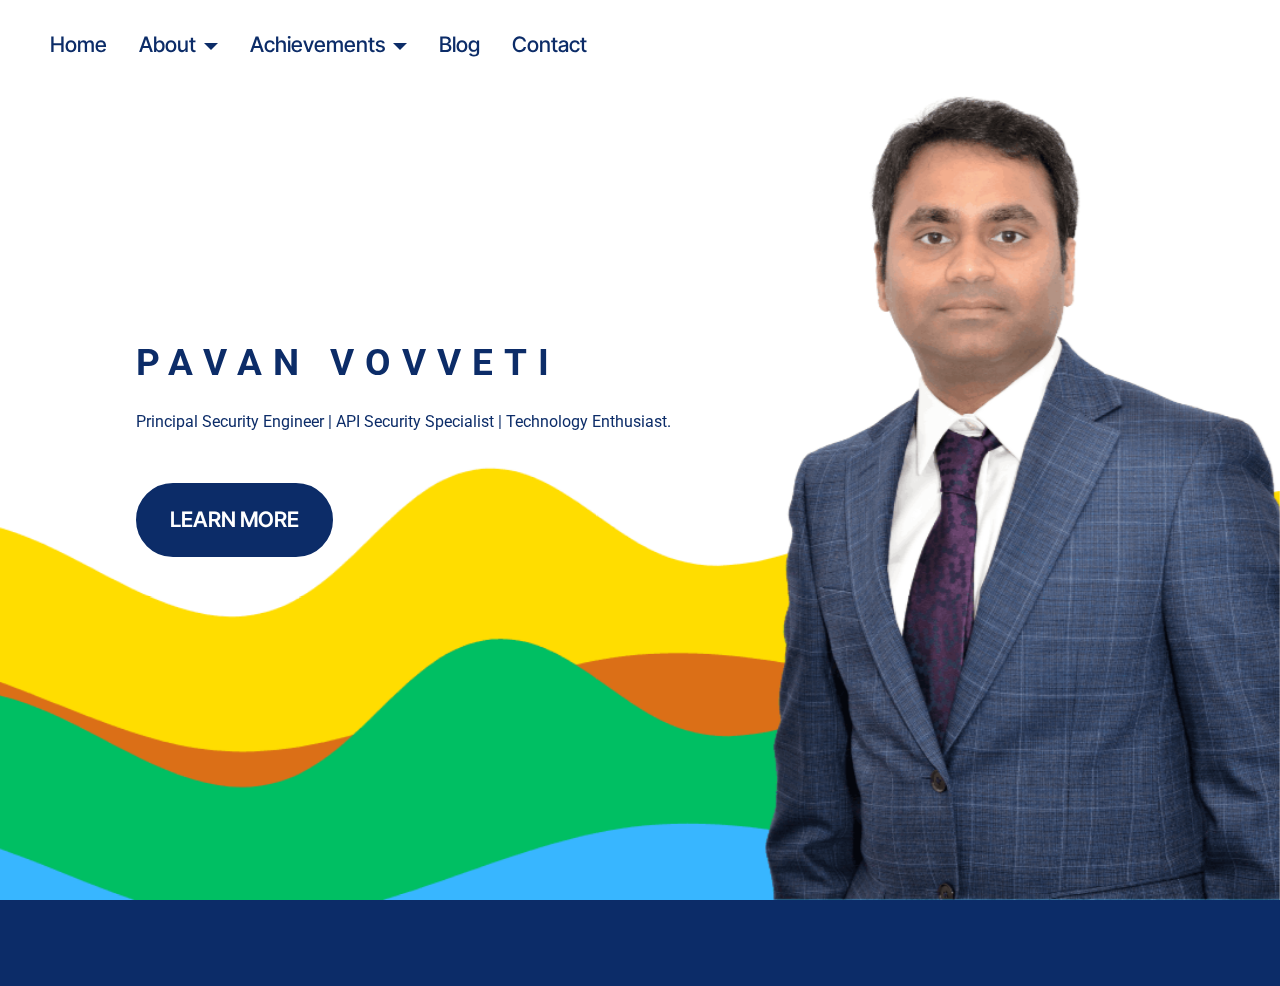
<file: index.html>
<!DOCTYPE html>
<html  >
<head>
  
  <meta charset="UTF-8">
  <meta http-equiv="X-UA-Compatible" content="IE=edge">
  
  <meta name="viewport" content="width=device-width, initial-scale=1, minimum-scale=1">
  <link rel="shortcut icon" href="assets/images/pavan-profile-pic-128x142.png" type="image/x-icon">
  <meta name="description" content="">
  
  
  <title>Home</title>
  <link rel="stylesheet" href="assets/web/assets/mobirise-icons2/mobirise2.css">
  <link rel="stylesheet" href="assets/bootstrap/css/bootstrap.min.css">
  <link rel="stylesheet" href="assets/bootstrap/css/bootstrap-grid.min.css">
  <link rel="stylesheet" href="assets/bootstrap/css/bootstrap-reboot.min.css">
  <link rel="stylesheet" href="assets/parallax/jarallax.css">
  <link rel="stylesheet" href="assets/web/assets/gdpr-plugin/gdpr-styles.css">
  <link rel="stylesheet" href="assets/animatecss/animate.css">
  <link rel="stylesheet" href="assets/dropdown/css/style.css">
  <link rel="stylesheet" href="assets/theme/css/style.css">
  <link rel="preload" href="https://fonts.googleapis.com/css?family=Roboto:100,100i,300,300i,400,400i,500,500i,700,700i,900,900i&display=swap" as="style" onload="this.onload=null;this.rel='stylesheet'">
  <noscript><link rel="stylesheet" href="https://fonts.googleapis.com/css?family=Roboto:100,100i,300,300i,400,400i,500,500i,700,700i,900,900i&display=swap"></noscript>
  <link rel="preload" href="https://fonts.googleapis.com/css?family=Inter+Tight:100,200,300,400,500,600,700,800,900,100i,200i,300i,400i,500i,600i,700i,800i,900i&display=swap" as="style" onload="this.onload=null;this.rel='stylesheet'">
  <noscript><link rel="stylesheet" href="https://fonts.googleapis.com/css?family=Inter+Tight:100,200,300,400,500,600,700,800,900,100i,200i,300i,400i,500i,600i,700i,800i,900i&display=swap"></noscript>
  <link rel="preload" as="style" href="assets/mobirise/css/mbr-additional.css?v=r1PmVk"><link rel="stylesheet" href="assets/mobirise/css/mbr-additional.css?v=r1PmVk" type="text/css">

  
  
  
</head>
<body>
  
  <section data-bs-version="5.1" class="menu menu6 cid-utdWlxmIul" once="menu" id="menu06-1l">
	

	<nav class="navbar navbar-dropdown opacityScroll navbar-expand-lg">
		<div class="container">
			<div class="navbar-brand">
				
				
			</div>
			<button class="navbar-toggler" type="button" data-toggle="collapse" data-bs-toggle="collapse" data-target="#navbarSupportedContent" data-bs-target="#navbarSupportedContent" aria-controls="navbarNavAltMarkup" aria-expanded="false" aria-label="Toggle navigation">
				<div class="hamburger">
					<span></span>
					<span></span>
					<span></span>
					<span></span>
				</div>
			</button>
			<div class="collapse navbar-collapse opacityScroll" id="navbarSupportedContent">
				<ul class="navbar-nav nav-dropdown nav-right navbar-nav-top-padding" data-app-modern-menu="true"><li class="nav-item">
						<a class="nav-link link text-primary display-4" href="index.html#design-block-SSPQS7USRj">Home</a>
					</li><li class="nav-item dropdown"><a class="nav-link link text-primary dropdown-toggle display-4" href="about.html" data-toggle="dropdown-submenu" data-bs-toggle="dropdown" data-bs-auto-close="outside" aria-expanded="false">About</a><div class="dropdown-menu" aria-labelledby="dropdown-214"><a class="text-primary show dropdown-item display-4" href="about.html#About-Me">About Me</a><a class="text-primary dropdown-item display-4" href="about.html#biography">Biography<br></a><a class="text-primary show dropdown-item display-4" href="about.html#Professional_Timeline">Professional Timeline<br></a><a class="text-primary show dropdown-item display-4" href="about.html#Top-Skills">Top Skills<br></a></div></li>
					<li class="nav-item dropdown">
						<a class="nav-link link text-primary dropdown-toggle display-4" href="achievement.html" aria-expanded="false" data-toggle="dropdown-submenu" data-bs-toggle="dropdown" data-bs-auto-close="outside">Achievements</a><div class="dropdown-menu" aria-labelledby="dropdown-325"><a class="text-primary show dropdown-item display-4" href="achievement.html#header19-1w">Achievements</a><a class="text-primary show dropdown-item display-4" href="achievement.html#Certifications-&-Memberships">Certifications &amp; Memberships</a><a class="text-primary show dropdown-item display-4" href="achievement.html#Publications-&-Contributions-">Publications &amp; Contributions </a><a class="text-primary show dropdown-item display-4" href="achievement.html#Volunteer-Work">Volunteer Work</a></div>
					</li>
					<li class="nav-item">
						<a class="nav-link link text-primary display-4" href="blog.html">Blog</a>
					</li><li class="nav-item"><a class="nav-link link text-primary display-4" href="contact.html">Contact</a></li></ul>
				
				
			</div>
		</div>
	</nav>
</section>

<section data-bs-version="5.1" class="mbr-section info4 cid-SSPQS7USRj mbr-fullscreen mbr-parallax-background" id="design-block-SSPQS7USRj">

    

    
    <div class="container">
        <div class="justify-content-center row">
            <div class="media-container-column title col-12 col-md-10">
                <h2 class="align-right mbr-bold mbr-white pb-3 mbr-fonts-style display-2">
                    PAVAN VOVVETI</h2>
                <p class="mbr-text align-right mbr-white mbr-fonts-style display-7">
                    Principal Security Engineer | API Security Specialist | Technology Enthusiast.<br></p>
                <div class="mbr-section-btn align-right py-4"><a class="btn btn-primary display-4" href="https://mobirise.co">LEARN MORE</a></div>
            </div>
        </div>
    </div>
</section>

<section data-bs-version="5.1" class="footer4 cid-utehnSBZRZ" once="footers" id="footer04-2a">

    

    

    <div class="container">
        <div class="media-container-row align-center mbr-white">
            <div class="col-12">
                <p class="mbr-text mb-0 mbr-fonts-style display-7">
                    © Copyright 2024 Gk Versoza</p>
            </div>
        </div>
    </div>
</section><section><a href="https://mobiri.se"></a><a href="https://mobiri.se"></a></section><script src="assets/witsec-jquery-3.6.0/jquery-3.6.0.min.js"></script>  <script src="assets/bootstrap/js/bootstrap.bundle.min.js"></script>  <script src="assets/parallax/jarallax.js"></script>  <script src="assets/smoothscroll/smooth-scroll.js"></script>  <script src="assets/ytplayer/index.js"></script>  <script src="assets/dropdown/js/navbar-dropdown.js"></script>  <script src="assets/theme/js/script.js"></script>  
  
  
  <input name="animation" type="hidden">
  </body>
</html>
</file>
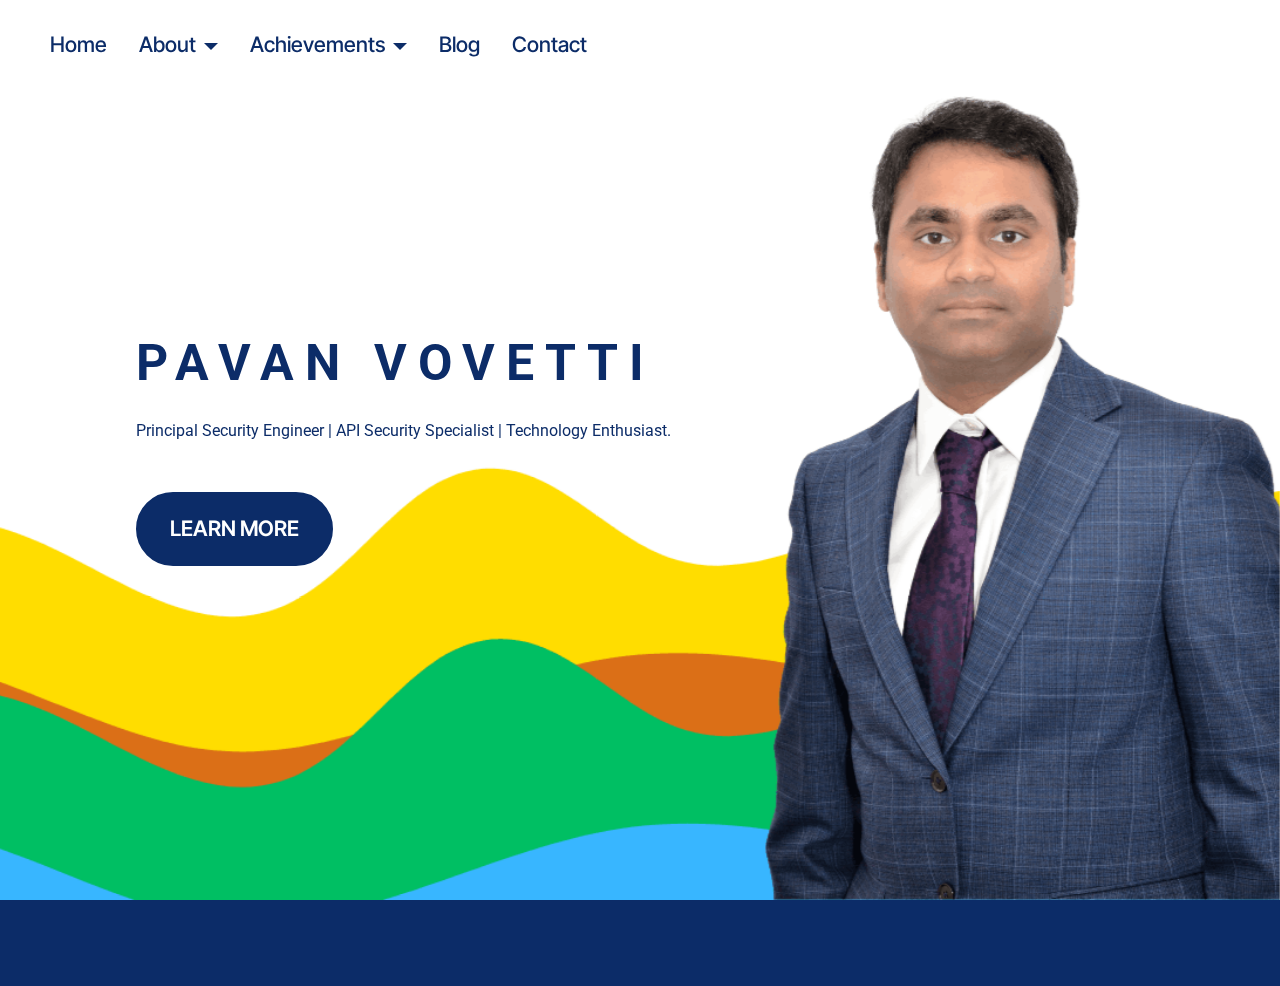
<file: .github/index.html>
<!DOCTYPE html>
<html  >
<head>
  
  <meta charset="UTF-8">
  <meta http-equiv="X-UA-Compatible" content="IE=edge">
  
  <meta name="viewport" content="width=device-width, initial-scale=1, minimum-scale=1">
  <link rel="shortcut icon" href="assets/images/pavan-profile-pic-128x142.png" type="image/x-icon">
  <meta name="description" content="">
  
  
  <title>Home</title>
  <link rel="stylesheet" href="assets/web/assets/mobirise-icons2/mobirise2.css">
  <link rel="stylesheet" href="assets/bootstrap/css/bootstrap.min.css">
  <link rel="stylesheet" href="assets/bootstrap/css/bootstrap-grid.min.css">
  <link rel="stylesheet" href="assets/bootstrap/css/bootstrap-reboot.min.css">
  <link rel="stylesheet" href="assets/parallax/jarallax.css">
  <link rel="stylesheet" href="assets/web/assets/gdpr-plugin/gdpr-styles.css">
  <link rel="stylesheet" href="assets/animatecss/animate.css">
  <link rel="stylesheet" href="assets/dropdown/css/style.css">
  <link rel="stylesheet" href="assets/theme/css/style.css">
  <link rel="preload" href="https://fonts.googleapis.com/css?family=Roboto:100,100i,300,300i,400,400i,500,500i,700,700i,900,900i&display=swap" as="style" onload="this.onload=null;this.rel='stylesheet'">
  <noscript><link rel="stylesheet" href="https://fonts.googleapis.com/css?family=Roboto:100,100i,300,300i,400,400i,500,500i,700,700i,900,900i&display=swap"></noscript>
  <link rel="preload" href="https://fonts.googleapis.com/css?family=Inter+Tight:100,200,300,400,500,600,700,800,900,100i,200i,300i,400i,500i,600i,700i,800i,900i&display=swap" as="style" onload="this.onload=null;this.rel='stylesheet'">
  <noscript><link rel="stylesheet" href="https://fonts.googleapis.com/css?family=Inter+Tight:100,200,300,400,500,600,700,800,900,100i,200i,300i,400i,500i,600i,700i,800i,900i&display=swap"></noscript>
  <link rel="preload" as="style" href="assets/mobirise/css/mbr-additional.css?v=HYYl94"><link rel="stylesheet" href="assets/mobirise/css/mbr-additional.css?v=HYYl94" type="text/css">

  
  
  
</head>
<body>
  
  <section data-bs-version="5.1" class="menu menu6 cid-utdWlxmIul" once="menu" id="menu06-1l">
	

	<nav class="navbar navbar-dropdown opacityScroll navbar-fixed-top navbar-expand-lg">
		<div class="container">
			<div class="navbar-brand">
				
				
			</div>
			<button class="navbar-toggler" type="button" data-toggle="collapse" data-bs-toggle="collapse" data-target="#navbarSupportedContent" data-bs-target="#navbarSupportedContent" aria-controls="navbarNavAltMarkup" aria-expanded="false" aria-label="Toggle navigation">
				<div class="hamburger">
					<span></span>
					<span></span>
					<span></span>
					<span></span>
				</div>
			</button>
			<div class="collapse navbar-collapse opacityScroll" id="navbarSupportedContent">
				<ul class="navbar-nav nav-dropdown nav-right navbar-nav-top-padding" data-app-modern-menu="true"><li class="nav-item">
						<a class="nav-link link text-primary display-4" href="index.html#design-block-SSPQS7USRj">Home</a>
					</li><li class="nav-item dropdown"><a class="nav-link link text-primary dropdown-toggle display-4" href="about.html" data-toggle="dropdown-submenu" data-bs-toggle="dropdown" data-bs-auto-close="outside" aria-expanded="false">About</a><div class="dropdown-menu" aria-labelledby="dropdown-214"><a class="text-primary show dropdown-item display-4" href="about.html#About-Me">About Me</a><a class="text-primary dropdown-item display-4" href="about.html#biography">Biography<br></a><a class="text-primary show dropdown-item display-4" href="about.html#Professional_Timeline">Professional Timeline<br></a><a class="text-primary show dropdown-item display-4" href="about.html#Top-Skills">Top Skills<br></a></div></li>
					<li class="nav-item dropdown">
						<a class="nav-link link text-primary dropdown-toggle display-4" href="achievement.html" aria-expanded="false" data-toggle="dropdown-submenu" data-bs-toggle="dropdown" data-bs-auto-close="outside">Achievements</a><div class="dropdown-menu" aria-labelledby="dropdown-325"><a class="text-primary show dropdown-item display-4" href="achievement.html#header19-1w">Achievements</a><a class="text-primary show dropdown-item display-4" href="achievement.html#Certifications-&-Memberships">Certifications &amp; Memberships</a><a class="text-primary show dropdown-item display-4" href="achievement.html#Publications-&-Contributions-">Publications &amp; Contributions </a><a class="text-primary show dropdown-item display-4" href="achievement.html#Volunteer-Work">Volunteer Work</a></div>
					</li>
					<li class="nav-item">
						<a class="nav-link link text-primary display-4" href="blog.html">Blog</a>
					</li><li class="nav-item"><a class="nav-link link text-primary display-4" href="contact.html">Contact</a></li></ul>
				
				
			</div>
		</div>
	</nav>
</section>

<section data-bs-version="5.1" class="mbr-section info4 cid-SSPQS7USRj mbr-fullscreen mbr-parallax-background" id="design-block-SSPQS7USRj">

    

    
    <div class="container">
        <div class="justify-content-center row">
            <div class="media-container-column title col-12 col-md-10">
                <h2 class="align-right mbr-bold mbr-white pb-3 mbr-fonts-style display-2">
                    PAVAN VOVETTI</h2>
                <p class="mbr-text align-right mbr-white mbr-fonts-style display-7">
                    Principal Security Engineer | API Security Specialist | Technology Enthusiast.<br></p>
                <div class="mbr-section-btn align-right py-4"><a class="btn btn-primary display-4" href="https://mobirise.co">LEARN MORE</a></div>
            </div>
        </div>
    </div>
</section>

<section data-bs-version="5.1" class="footer4 cid-utehnSBZRZ" once="footers" id="footer04-2a">

    

    

    <div class="container">
        <div class="media-container-row align-center mbr-white">
            <div class="col-12">
                <p class="mbr-text mb-0 mbr-fonts-style display-7">
                    © Copyright 2024 Gk Versoza</p>
            </div>
        </div>
    </div>
</section><section><a href="https://mobiri.se"></a><a href="https://mobiri.se"></a></section><script src="assets/witsec-jquery-3.6.0/jquery-3.6.0.min.js"></script>  <script src="assets/bootstrap/js/bootstrap.bundle.min.js"></script>  <script src="assets/parallax/jarallax.js"></script>  <script src="assets/smoothscroll/smooth-scroll.js"></script>  <script src="assets/ytplayer/index.js"></script>  <script src="assets/dropdown/js/navbar-dropdown.js"></script>  <script src="assets/theme/js/script.js"></script>  
  
  
  <input name="animation" type="hidden">
  </body>
</html>
</file>
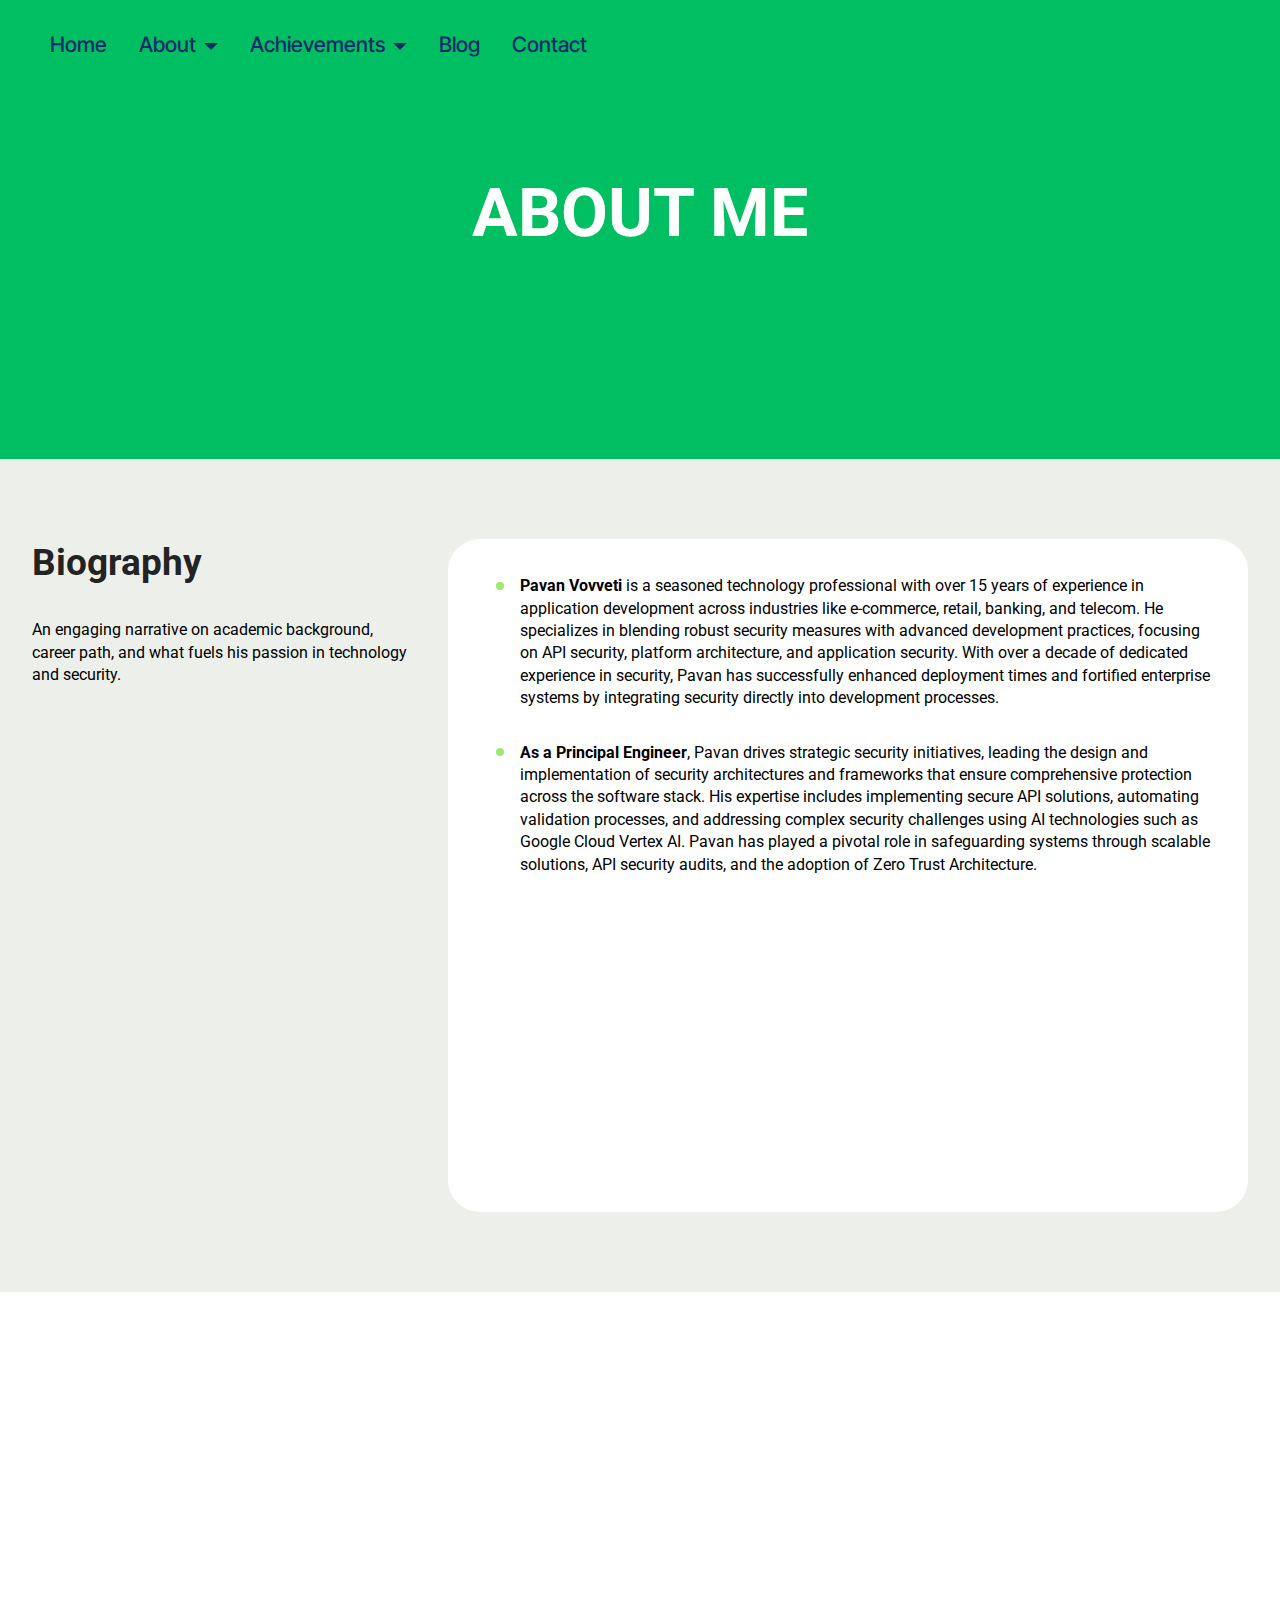
<file: about.html>
<!DOCTYPE html>
<html  >
<head>
  
  <meta charset="UTF-8">
  <meta http-equiv="X-UA-Compatible" content="IE=edge">
  
  <meta name="viewport" content="width=device-width, initial-scale=1, minimum-scale=1">
  <link rel="shortcut icon" href="assets/images/pavan-profile-pic-128x142.png" type="image/x-icon">
  <meta name="description" content="">
  
  
  <title>About</title>
  <link rel="stylesheet" href="assets/web/assets/mobirise-icons2/mobirise2.css">
  <link rel="stylesheet" href="assets/bootstrap/css/bootstrap.min.css">
  <link rel="stylesheet" href="assets/bootstrap/css/bootstrap-grid.min.css">
  <link rel="stylesheet" href="assets/bootstrap/css/bootstrap-reboot.min.css">
  <link rel="stylesheet" href="assets/web/assets/gdpr-plugin/gdpr-styles.css">
  <link rel="stylesheet" href="assets/animatecss/animate.css">
  <link rel="stylesheet" href="assets/dropdown/css/style.css">
  <link rel="stylesheet" href="assets/theme/css/style.css">
  <link rel="preload" href="https://fonts.googleapis.com/css?family=Roboto:100,100i,300,300i,400,400i,500,500i,700,700i,900,900i&display=swap" as="style" onload="this.onload=null;this.rel='stylesheet'">
  <noscript><link rel="stylesheet" href="https://fonts.googleapis.com/css?family=Roboto:100,100i,300,300i,400,400i,500,500i,700,700i,900,900i&display=swap"></noscript>
  <link rel="preload" href="https://fonts.googleapis.com/css?family=Inter+Tight:100,200,300,400,500,600,700,800,900,100i,200i,300i,400i,500i,600i,700i,800i,900i&display=swap" as="style" onload="this.onload=null;this.rel='stylesheet'">
  <noscript><link rel="stylesheet" href="https://fonts.googleapis.com/css?family=Inter+Tight:100,200,300,400,500,600,700,800,900,100i,200i,300i,400i,500i,600i,700i,800i,900i&display=swap"></noscript>
  <link rel="preload" as="style" href="assets/mobirise/css/mbr-additional.css?v=g5rzvP"><link rel="stylesheet" href="assets/mobirise/css/mbr-additional.css?v=g5rzvP" type="text/css">

  
  
  
</head>
<body>
  
  <section data-bs-version="5.1" class="menu menu6 cid-utdWlxmIul" once="menu" id="menu06-1m">
	

	<nav class="navbar navbar-dropdown opacityScroll navbar-expand-lg">
		<div class="container">
			<div class="navbar-brand">
				
				
			</div>
			<button class="navbar-toggler" type="button" data-toggle="collapse" data-bs-toggle="collapse" data-target="#navbarSupportedContent" data-bs-target="#navbarSupportedContent" aria-controls="navbarNavAltMarkup" aria-expanded="false" aria-label="Toggle navigation">
				<div class="hamburger">
					<span></span>
					<span></span>
					<span></span>
					<span></span>
				</div>
			</button>
			<div class="collapse navbar-collapse opacityScroll" id="navbarSupportedContent">
				<ul class="navbar-nav nav-dropdown nav-right navbar-nav-top-padding" data-app-modern-menu="true"><li class="nav-item">
						<a class="nav-link link text-primary display-4" href="index.html#design-block-SSPQS7USRj">Home</a>
					</li><li class="nav-item dropdown"><a class="nav-link link text-primary dropdown-toggle display-4" href="about.html" data-toggle="dropdown-submenu" data-bs-toggle="dropdown" data-bs-auto-close="outside" aria-expanded="false">About</a><div class="dropdown-menu" aria-labelledby="dropdown-214"><a class="text-primary show dropdown-item display-4" href="about.html#About-Me">About Me</a><a class="text-primary dropdown-item display-4" href="about.html#biography">Biography<br></a><a class="text-primary show dropdown-item display-4" href="about.html#Professional_Timeline">Professional Timeline<br></a><a class="text-primary show dropdown-item display-4" href="about.html#Top-Skills">Top Skills<br></a></div></li>
					<li class="nav-item dropdown">
						<a class="nav-link link text-primary dropdown-toggle display-4" href="achievement.html" aria-expanded="false" data-toggle="dropdown-submenu" data-bs-toggle="dropdown" data-bs-auto-close="outside">Achievements</a><div class="dropdown-menu" aria-labelledby="dropdown-325"><a class="text-primary show dropdown-item display-4" href="achievement.html#header19-1w">Achievements</a><a class="text-primary show dropdown-item display-4" href="achievement.html#Certifications-&-Memberships">Certifications &amp; Memberships</a><a class="text-primary show dropdown-item display-4" href="achievement.html#Publications-&-Contributions-">Publications &amp; Contributions </a><a class="text-primary show dropdown-item display-4" href="achievement.html#Volunteer-Work">Volunteer Work</a></div>
					</li>
					<li class="nav-item">
						<a class="nav-link link text-primary display-4" href="blog.html">Blog</a>
					</li><li class="nav-item"><a class="nav-link link text-primary display-4" href="contact.html">Contact</a></li></ul>
				
				
			</div>
		</div>
	</nav>
</section>

<section data-bs-version="5.1" class="header19 cid-ute0dQ8EhN" id="About-Me">
  

  
  
  <div class="container">
    <div class="row">
      <div class="content-wrap col-12 col-md-9">
        <h1 class="mbr-section-title mbr-fonts-style mb-4 display-1">
          <strong>ABOUT ME</strong></h1>
        
        
        
      </div>
    </div>
  </div>
</section>

<section data-bs-version="5.1" class="article021 cid-ute07BurzJ" id="biography">
    
    <div class="container">
        <div class="row justify-content-center">
            <div class="col-lg-4">
                <div class="col-12 col-md-12">
                    <h5 class="mbr-section-title mbr-fonts-style mt-0 mb-4 display-2"><strong>Biography</strong></h5>
                    <h6 class="mbr-section-subtitle mbr-fonts-style mt-0 mb-4 display-7">An engaging narrative on academic background, career path, and what fuels his passion in technology and security.</h6>
                    
                </div>
            </div>

            <div class="col-lg-8 side-features">
                <div class="item-wrapper align-left">
                    <div class="counter-container mbr-text mbr-fonts-style display-7">
                        <ul>
                            <li><strong>Pavan Vovveti</strong> is a seasoned technology professional with over 15 years of experience in application development across industries like e-commerce, retail, banking, and telecom. He specializes in blending robust security measures with advanced development practices, focusing on API security, platform architecture, and application security. With over a decade of dedicated experience in security, Pavan has successfully enhanced deployment times and fortified enterprise systems by integrating security directly into development processes.
</li><li><strong>As a Principal Engineer</strong>, Pavan drives strategic security initiatives, leading the design and implementation of security architectures and frameworks that ensure comprehensive protection across the software stack. His expertise includes implementing secure API solutions, automating validation processes, and addressing complex security challenges using AI technologies such as Google Cloud Vertex AI. Pavan has played a pivotal role in safeguarding systems through scalable solutions, API security audits, and the adoption of Zero Trust Architecture.
</li><li><strong>In his previous roles,</strong> Pavan has demonstrated technical leadership and innovation, guiding the design and implementation of platform architectures and secure API solutions across various domains. He holds a Master’s degree in Computer Science from Staffordshire University, UK, and is pursuing certifications such as Certified Ethical Hacker (CEH) and Certified AI Transformation Leader (CAITL). Skilled in Java, Python, Spring Boot, and cloud environments (Azure, AWS, and GCP), he is also proficient with security tools like APIGee, GitLab, and Veracode.
</li><li><strong>Pavan’s commitment</strong> to enhancing security, optimizing processes, and driving continuous improvement makes him a valuable asset to forward-thinking organizations. He is passionate about building secure, scalable, and efficient solutions that align with evolving digital ecosystems and regulatory requirements.</li>
                        </ul>
                    </div>
                </div>
            </div>
        </div>
    </div>
</section>

<section data-bs-version="5.1" class="image05 cid-utecfuHLEN" id="image05-1y">    
    
    
    
    <div class="container">
        <div class="row ">
            <div class="col-12 col-lg-8">
                <div class="image-wrapper mb-4">
                    <img class="w-100" src="assets/images/mbr-1695x1130.jpg" alt="Mobirise Website Builder">
                </div>
                
            </div>
            <div class="col-12 col-lg">
                <p class="mbr-side-description mbr-fonts-style mb-0 align-center display-7">
                    In a single click, photographers breathe life into stillness. Every image narrates, crafting stories beyond words. A glance, a landscape, a
                    fleeting moment—each frame etches its own chapter.</p>
            </div>
        </div>
    </div>
</section>

<section data-bs-version="5.1" class="timeline04 cid-ute5utQ4Ww" id="Professional_Timeline">
  

  
  
  <div class="container">
    <div class="row justify-content-center">
      <div class="card col-md-12 col-lg-12">
        <div class="card-wrapper">
          <div class="row justify-content-center">
            <div class="col-12 mb-5 content-head">
              <h3 class="card-title mbr-fonts-style mbr-white mt-3 display-2"><strong>Professional Timeline:</strong>
              </h3>
              <h5 class="mbr-section-subtitle mbr-fonts-style align-center mb-0 mt-4 display-7">A short segment highlighting your interests outside of work (e.g., cycling, conferences, or volunteer work).</h5>
            </div>
          </div>
          <div class="card-box">
            <div class="row justify-content-center item features-without-image mb-5">
              <div class="col-12 col-lg-2">
                <h5 class="mbr-card-title mbr-fonts-style mt-0 mb-3 display-7">06/2023 – present<br>Bellevue, United States
</h5>
              </div>
              <div class="col-12 col-lg-4">
                <h6 class="mbr-card-subtitle mbr-fonts-style mt-0 mb-3 display-7"><strong>Principal software engineer, Core Security
</strong><div><strong>T-Mobile USA Inc.
</strong></div></h6>
              </div>
              <div class="col-md-12 col-lg item-wrapper">
                <p class="mbr-text mbr-fonts-style mt-0 mb-0 display-7">As a Principal Engineer in the Core Security (CoreSec) domain, I am committed to enhancing our organization's security, reliability, and developer productivity. CoreSec
<br>plays a critical role in safeguarding our systems by working closely with the Cyber Security Organization to address security challenges across all layers of software
<br>development.
<br>Work Experience, We tackle complex security issues by developing scalable solutions, automating
<br>validation processes, and ensuring comprehensive security coverage—from API and Application Security to Firewalls, Network Security, and end-to-end protection across
<br>the entire stack. Our continuous improvement mindset drives us to refine and optimize security processes, ensuring they are adaptable to evolving threats. Through relentless
<br>focus on excellence and automation, we help maintain and enhance the organization's long-term resilience and integrity.&nbsp;</p>
              </div>
            </div>
            <div class="row justify-content-center item features-without-image mb-5">
              <div class="col-12 col-lg-2">
                <h5 class="mbr-card-title mbr-fonts-style mt-0 mb-3 display-7">07/2021 – 06/2023<br>Bellevue, United States
</h5>

              </div>
              <div class="col-12 col-lg-4">
                <h6 class="mbr-card-subtitle mbr-fonts-style mt-0 mb-3 display-7"><strong>Lead Dev / Platform Architect / API Security Lead
</strong><div><strong>T-Mobile USA Inc</strong></div></h6>
              </div>
              <div class="col-md-12 col-lg item-wrapper">
                <p class="mbr-text mbr-fonts-style mt-0 mb-0 display-7">The Emerging Technology domain brings market-awareness-driven insights on emerging solutions, such as IoT, driving the relevance of products deployed. It supports
<br>the IoT customer lifecycle and subscription management of non-smartphone products across the business segments by leveraging an in-house-built ET platform in conjunction with the partners to enable the full sales and service experience.
<br><strong>Technologies:</strong> Microservices, Java, Spring Boot, API Security, IoT, Azure, Hystrix, App
<br>Dynamics, APIGee, Oracle, Cassandra, MongoDB, Angular, etc.
                </p>
              </div>
            </div>
            <div class="row justify-content-center item features-without-image mb-5">
              <div class="col-12 col-lg-2">
                <h5 class="mbr-card-title mbr-fonts-style mt-0 mb-3 display-7">02/2019 – 07/2021
<div>Bellevue, United States</div></h5>
              </div>
              <div class="col-12 col-lg-4">
                <h6 class="mbr-card-subtitle mbr-fonts-style mt-0 mb-3 display-7"><strong>Senior software engineer
</strong><div><strong>T-Mobile USA Inc</strong></div></h6>
              </div>
              <div class="col-md-12 col-lg item-wrapper">
                <p class="mbr-text mbr-fonts-style mt-0 mb-0 display-7">As a Senior Engineer at T-Mobile USA Inc., I played a critical role in the Device Financing
<br>Program, leading the integration and development of the New Financial System (NFS) for managing loans and leases. The Device Financing Program is designed to empower
<br>T-Mobile customers by providing flexible and accessible financial solutions for purchasing the latest devices and technology. The NFS replaced legacy systems like
<br>EIP and SAP LAE, ensuring the financial operations within T-Mobile are seamless,secure, and scalable.
<br>This system is the primary record-keeping platform for all FinCo financial instruments, ensuring a comprehensive and accurate financial transaction history. Hosted by Oracle,
<br>the system provides critical functionalities, such as precise payment and credit applications, compliance traceability, and contract management. The integration of the
<br>NFS system with T-Mobile’s broader financial ecosystem ensures efficiency, supports TMobile’s long-term business goals, and lays a solid foundation for future financial
<br>products and market expansion.&nbsp;</p>
              </div>
            </div><div class="row justify-content-center item features-without-image mb-5">
              <div class="col-12 col-lg-2">
                <h5 class="mbr-card-title mbr-fonts-style mt-0 mb-3 display-7">11/2017 – 02/2019<br>Bellevue, United States
</h5>
              </div>
              <div class="col-12 col-lg-4">
                <h6 class="mbr-card-subtitle mbr-fonts-style mt-0 mb-3 display-7"><strong>Senior software engineer
</strong><div><strong>T-Mobile USA Inc
</strong></div></h6>
              </div>
              <div class="col-md-12 col-lg item-wrapper">
                <p class="mbr-text mbr-fonts-style mt-0 mb-0 display-7">The Simple Account Management (SAM) project at T-Mobile was a strategic initiative to revolutionize how postpaid customers manage their accounts. As a Software Engineer, I contributed to developing a seamless, intuitive, and secure interface that enables customers to manage their accounts digitally via the my.T-Mobile.com website or the T-Mobile App. The SAM project aimed to enhance the digital customer experience by simplifying account management, reducing operational costs, and supporting T-Mobile's long-term growth goals. By integrating advanced technology solutions, the SAM project ensured that customers could easily manage their account details, billing, and services through a user-friendly platform, helping to reduce customer churn and improve satisfaction. This project involved collaboration with the Digital Product and Technology (DPM) group within TMobile’s Product and Technology organization to create an experience that aligned with T-Mobile's commitment to innovation, security, and operational efficiency<br><strong>Technologies:</strong> Microservices, Java, Spring Boot, Pivotal Cloud Foundry (PCF),
<br>RabbitMQ, Hystrix, App Dynamics, APIGee, Oracle, Cassandra, MongoDB, Apache
<br>Spark, Docker and PKS.
<br>OpenText, Documentum, DocuSign and e-Sign. Etc.&nbsp;<br></p>
              </div>
            </div><div class="row justify-content-center item features-without-image mb-5">
              <div class="col-12 col-lg-2">
                <h5 class="mbr-card-title mbr-fonts-style mt-0 mb-3 display-7">01/2016 – 03/2017<br>New Jersey, United States</h5>
              </div>
              <div class="col-12 col-lg-4">
                <h6 class="mbr-card-subtitle mbr-fonts-style mt-0 mb-3 display-7"><strong>Lead Developer
</strong><div><strong>Nixsol Inc</strong></div></h6>
              </div>
              <div class="col-md-12 col-lg item-wrapper">
                <p class="mbr-text mbr-fonts-style mt-0 mb-0 display-7"><strong>Project 2: </strong>Consolidated Cart Checkout -- This project, Consolidated Cart, is a multiplephased program that ultimately enhances the wireless ordering and wireline provide flows to create a unified checkout experience with an underlying common cart. It will create back-end infrastructure to support a unified cart and checkout experience for the Wireline and Wireless Online Provider Buy Flows, delivering Persistent Cart functionality.
<br>Credit Risk Systems Manager (CRSM): CRSM will revolutionize the way AT&amp;T conducts credit.<br>
<br><strong>Project 1:&nbsp;</strong>This project will migrate the IRU and CRUs excluded from MyATT Sales, currently serviced on Premier. MyATT Sales will add features needed to support the migration of the remaining IRU customers. MyATT Sales will add the following features to support the migration of these FANs:
<br>Custom Device Pricing, MRC Modifiers, Product Allowances, Split Liability, Corporate Co-Pay, and MyATT Services will add capabilities for both basic IRUs and ServiceDefined Users.
<br><strong>Technologies:</strong> Core Java, J2EE, Microservices, Web Services, Oracle ATG, OSGi,
<br>Apache Karaf, Cassandra, Angular JS, Javascript, JQuery, JSON.&nbsp;<br></p>
              </div>
            </div><div class="row justify-content-center item features-without-image mb-5">
              <div class="col-12 col-lg-2">
                <h5 class="mbr-card-title mbr-fonts-style mt-0 mb-3 display-7">03/2014 – 11/2015<br>Pune, India
</h5>
              </div>
              <div class="col-12 col-lg-4">
                <h6 class="mbr-card-subtitle mbr-fonts-style mt-0 mb-3 display-7"><strong>Senior Software Engineer
</strong><div><strong>HSBC Software Development
</strong></div></h6>
              </div>
              <div class="col-md-12 col-lg item-wrapper">
                <p class="mbr-text mbr-fonts-style mt-0 mb-0 display-7">Service Engineering Tooling is a tool and team that enables engineering teams to realize system integration in SOA and other types of integration. Do automation to achieve architecture independence by generating models (SDM, SDMI, SMAP) to improve productivity by creating artefacts (Message Specification, POJO, Web Services, SOAP, JSON, Spring Integration HA configuration, Cobol, Copybooks, JUnit, LISA Virtualization stubs, Payloads etc.) and to increase quality. Ensure alignments across independently developed systems. Build custom generators for legacy systems and Future State Architecture (FSA) projects.
<br><strong>Technologies:</strong> Core Java, Eclipse Plug-in Development (EMF), Spring, Webservices
<br>(Developed), JSON &amp; SOAP, JBoss, Javascript, Ajax and MySql.<br></p>
              </div>
            </div><div class="row justify-content-center item features-without-image mb-5">
              <div class="col-12 col-lg-2">
                <h5 class="mbr-card-title mbr-fonts-style mt-0 mb-3 display-7">06/2013 – 03/2014
<div>Pune, India</div></h5>
              </div>
              <div class="col-12 col-lg-4">
                <h6 class="mbr-card-subtitle mbr-fonts-style mt-0 mb-3 display-7"><strong>Senior Software Engineer
</strong><div><strong>Experis IT Pvt. Ltd.</strong></div></h6>
              </div>
              <div class="col-md-12 col-lg item-wrapper">
                <p class="mbr-text mbr-fonts-style mt-0 mb-0 display-7">To develop and install modifications to the Direct Delivery DOS systems and Source availability system to provide an alternative method for the order management and flow of processes associated with slow-moving SKUs (A slow-moving/selling SKU has less than 20 disbursements per week for more than 13 ). This change allows slowselling SKUs to be sourced for customer order sales from vendor-managed inventory, thus enabling these slow-selling SKUs currently stocked at the direct delivery facilities to be removed, driving bottom-line cost reductions and improved inventory Work Experience management. This project provides the ability to set specific flow paths for items using an improved hierarchy that the business can maintain and manage.
<br><strong>Technologies:</strong> Core Java, J2ee, Spring, Hibernate, Webservices (Developed), JMS, SOAP, JSON, Angular JS, JSP, JavaScript, Ajax, JQuery, MySQL, JBoss, Windows 7&nbsp;<br></p>
              </div>
            </div><div class="row justify-content-center item features-without-image mb-5">
              <div class="col-12 col-lg-2">
                <h5 class="mbr-card-title mbr-fonts-style mt-0 mb-3 display-7">12/2012 – 06/2013
<div>Pune, India
</div></h5>
              </div>
              <div class="col-12 col-lg-4">
                <h6 class="mbr-card-subtitle mbr-fonts-style mt-0 mb-3 display-7"><strong>Software Engineer
</strong><div><strong>Experis IT Pvt. Ltd.</strong></div></h6>
              </div>
              <div class="col-md-12 col-lg item-wrapper">
                <p class="mbr-text mbr-fonts-style mt-0 mb-0 display-7">The VCP application currently enables the business to charge Vendors for P.O.
<br>(Purchase Order), Invoice generation and Shipping issues to Sears and Kmart
<br>locations. A VCP web tool will be built for users to inquire about and update Vendor Compliance debit and credit charges, create new credit, and update and/or re-process pending, failed and processed debit and credit charges.
<br><strong>Technologies</strong>: Core Java, J2ee, Spring, Hibernate, Webservices, SOAP, JSON, Angular JS, JSP, JavaScript, Ajax, JQuery, MySQL, JBoss, Windows 7<br></p>
              </div>
            </div><div class="row justify-content-center item features-without-image mb-5">
              <div class="col-12 col-lg-2">
                <h5 class="mbr-card-title mbr-fonts-style mt-0 mb-3 display-7">111/2011 – 12/2012
<div>Chennai, India
</div></h5>
              </div>
              <div class="col-12 col-lg-4">
                <h6 class="mbr-card-subtitle mbr-fonts-style mt-0 mb-3 display-7"><strong>Teamware Solutions Pvt.Ltd,
</strong></h6>
              </div>
              <div class="col-md-12 col-lg item-wrapper">
                <p class="mbr-text mbr-fonts-style mt-0 mb-0 display-7">The IMPACT program is a marketing and advertising transformation program
<br>implemented at Sears Holding Corporation for its Market Resource Management (MRM). The project's scope is to build a solution for the MRM application and provide integration solutions (build interfaces) for MRM integration with external applications, vendors, and agencies.
<br>Technologies: Java, Struts 2.x, JSP, JQuery, Web services, Spring, Hibernate, Junit, RSA
<br>7.5, DB2, Teradata, Smart Client and Windows 7&nbsp;<br></p>
              </div>
            </div><div class="row justify-content-center item features-without-image mb-5">
              <div class="col-12 col-lg-2">
                <h5 class="mbr-card-title mbr-fonts-style mt-0 mb-3 display-7">04/2009 – 11/2011
<div>Hyderabad, India
</div></h5>
              </div>
              <div class="col-12 col-lg-4">
                <h6 class="mbr-card-subtitle mbr-fonts-style mt-0 mb-3 display-7"><strong>Enforcing Security in Net Banking Using RSA Algorithm
</strong><div><strong>H-Line Soft Information Technologies Pvt. Ltd.</strong></div></h6>
              </div>
              <div class="col-md-12 col-lg item-wrapper">
                <p class="mbr-text mbr-fonts-style mt-0 mb-0 display-7">Corporate Banking (CB) allows you to provide your corporate banking customers with acomprehensive solution to manage their daily financial transactions. Customers can access their accounts as often as possible and from any Internet-enabled computer.
<br>CB contains two modules: 1. S1Application Manager (SAM) 2. Corporate Banking (CB).
<br>The S1 Application Manager (SAM) is the Admin tool for setting up and managing
<br>S1Banking Solutions applications, including Corporate Banking. S1 Corporate Banking
<br>is a full-featured Internet banking application that delivers comprehensive functionality
<br>specifically targeting corporate owner-operators.
<br>Technologies: Java, Struts2.x, JSP, Servlets, JDBC, MySql and Weblogic<br></p>
              </div>
            </div>
          </div>
        </div>
      </div>
    </div>
  </div>
</section>

<section data-bs-version="5.1" class="numbers01 cid-ute6F2diww" id="Top-Skills">
	
	
	<div class="container">
		<div class="row justify-content-center">
			<div class="col-12 content-head">
				<div class="mbr-section-head mb-5">
					<h4 class="mbr-section-title mbr-fonts-style align-center mb-0 display-2">
						<strong>Top Skills</strong></h4>
					
					
				</div>
			</div>
		</div>
		<div class="row">
			<div class="item features-without-image col-12 col-md-6 col-lg-3 active">
				<div class="item-wrapper">
					<div class="item-content">
						<h5 class="mbr-card-title mbr-fonts-style mt-0 mb-3 mbr-number display-1">
							<strong>01</strong></h5>
						<h4 class="card-title mbr-fonts-style display-5"><strong>Security &amp; Compliance</strong></h4>
						<p class="card-text mbr-fonts-style mt-0 mb-3 display-7">
							API Security, Application Security, Authentication &amp; Authorization.
						</p>
						
					</div>

				</div>
			</div>
			<div class="item features-without-image col-12 col-md-6 col-lg-3">
				<div class="item-wrapper">
					<div class="item-content">
						<h5 class="mbr-card-title mbr-fonts-style mt-0 mb-3 mbr-number display-1">
							<strong>02</strong></h5>
						<h4 class="card-title mbr-fonts-style display-5"><strong>Architecture &amp; Development</strong></h4>
						<p class="card-text mbr-fonts-style mt-0 mb-3 display-7">
							Platform Architecture, Microservices, Java, Spring Boot.</p>
						
					</div>

				</div>
			</div>
			<div class="item features-without-image col-12 col-md-6 col-lg-3">
				<div class="item-wrapper">
					<div class="item-content">
						<h5 class="mbr-card-title mbr-fonts-style mt-0 mb-3 mbr-number display-1">
							<strong>03</strong></h5>
						<h4 class="card-title mbr-fonts-style display-5"><strong>Cloud &amp; DevOps</strong></h4>
						<p class="card-text mbr-fonts-style mt-0 mb-3 display-7">
							AWS, GCP Vertex AI, Docker, Kubernetes, Pivotal Cloud Foundry
						</p>
						
					</div>
				</div>
			</div>
      <div class="item features-without-image col-12 col-md-6 col-lg-3">
				<div class="item-wrapper">
					<div class="item-content">
						<h5 class="mbr-card-title mbr-fonts-style mt-0 mb-3 mbr-number display-1">
							<strong>04</strong>
						</h5>
						<h4 class="card-title mbr-fonts-style display-5"><strong>Data Management</strong></h4>
						<p class="card-text mbr-fonts-style mt-0 mb-3 display-7">
							MongoDB, Cassandra, PostgreSQL, Snowflake.
						</p>
						
					</div>
				</div>
			</div>
		</div>
	</div>
</section>

<section data-bs-version="5.1" class="numbers01 cid-ute9otzpeH" id="numbers01-1v">
	
	
	<div class="container">
		<div class="row justify-content-center">
			<div class="col-12 content-head">
				
			</div>
		</div>
		<div class="row">
			<div class="item features-without-image col-12 col-md-6 col-lg-3 active">
				<div class="item-wrapper">
					<div class="item-content">
						<h5 class="mbr-card-title mbr-fonts-style mt-0 mb-3 mbr-number display-1">
							<strong>05</strong></h5>
						<h4 class="card-title mbr-fonts-style display-5"><strong>&nbsp;Project Examples</strong></h4>
						<p class="card-text mbr-fonts-style mt-0 mb-3 display-7">
							Link key skills to notable projects for credibility. 
						</p>
						
					</div>

				</div>
			</div>
			<div class="item features-without-image col-12 col-md-6 col-lg-3">
				<div class="item-wrapper">
					<div class="item-content">
						<h5 class="mbr-card-title mbr-fonts-style mt-0 mb-3 mbr-number display-1">
							<strong>06</strong></h5>
						<h4 class="card-title mbr-fonts-style display-5"><strong>&nbsp;Tools &amp; Frameworks</strong></h4>
						<p class="card-text mbr-fonts-style mt-0 mb-3 display-7">
							Highlight specific tools like Hystrix, AppDynamics, Redis, Hazelcast.
						</p>
						
					</div>

				</div>
			</div>
			
      
		</div>
	</div>
</section>

<section data-bs-version="5.1" class="footer4 cid-utehnSBZRZ" once="footers" id="footer04-2a">

    

    

    <div class="container">
        <div class="media-container-row align-center mbr-white">
            <div class="col-12">
                <p class="mbr-text mb-0 mbr-fonts-style display-7">
                    © Copyright 2024 Gk Versoza</p>
            </div>
        </div>
    </div>
</section><section><a href="https://mobiri.se"></a><a href="https://mobiri.se"></a></section><script src="assets/witsec-jquery-3.6.0/jquery-3.6.0.min.js"></script>  <script src="assets/bootstrap/js/bootstrap.bundle.min.js"></script>  <script src="assets/smoothscroll/smooth-scroll.js"></script>  <script src="assets/ytplayer/index.js"></script>  <script src="assets/dropdown/js/navbar-dropdown.js"></script>  <script src="assets/theme/js/script.js"></script>  
  
  
  <input name="animation" type="hidden">
  </body>
</html>
</file>
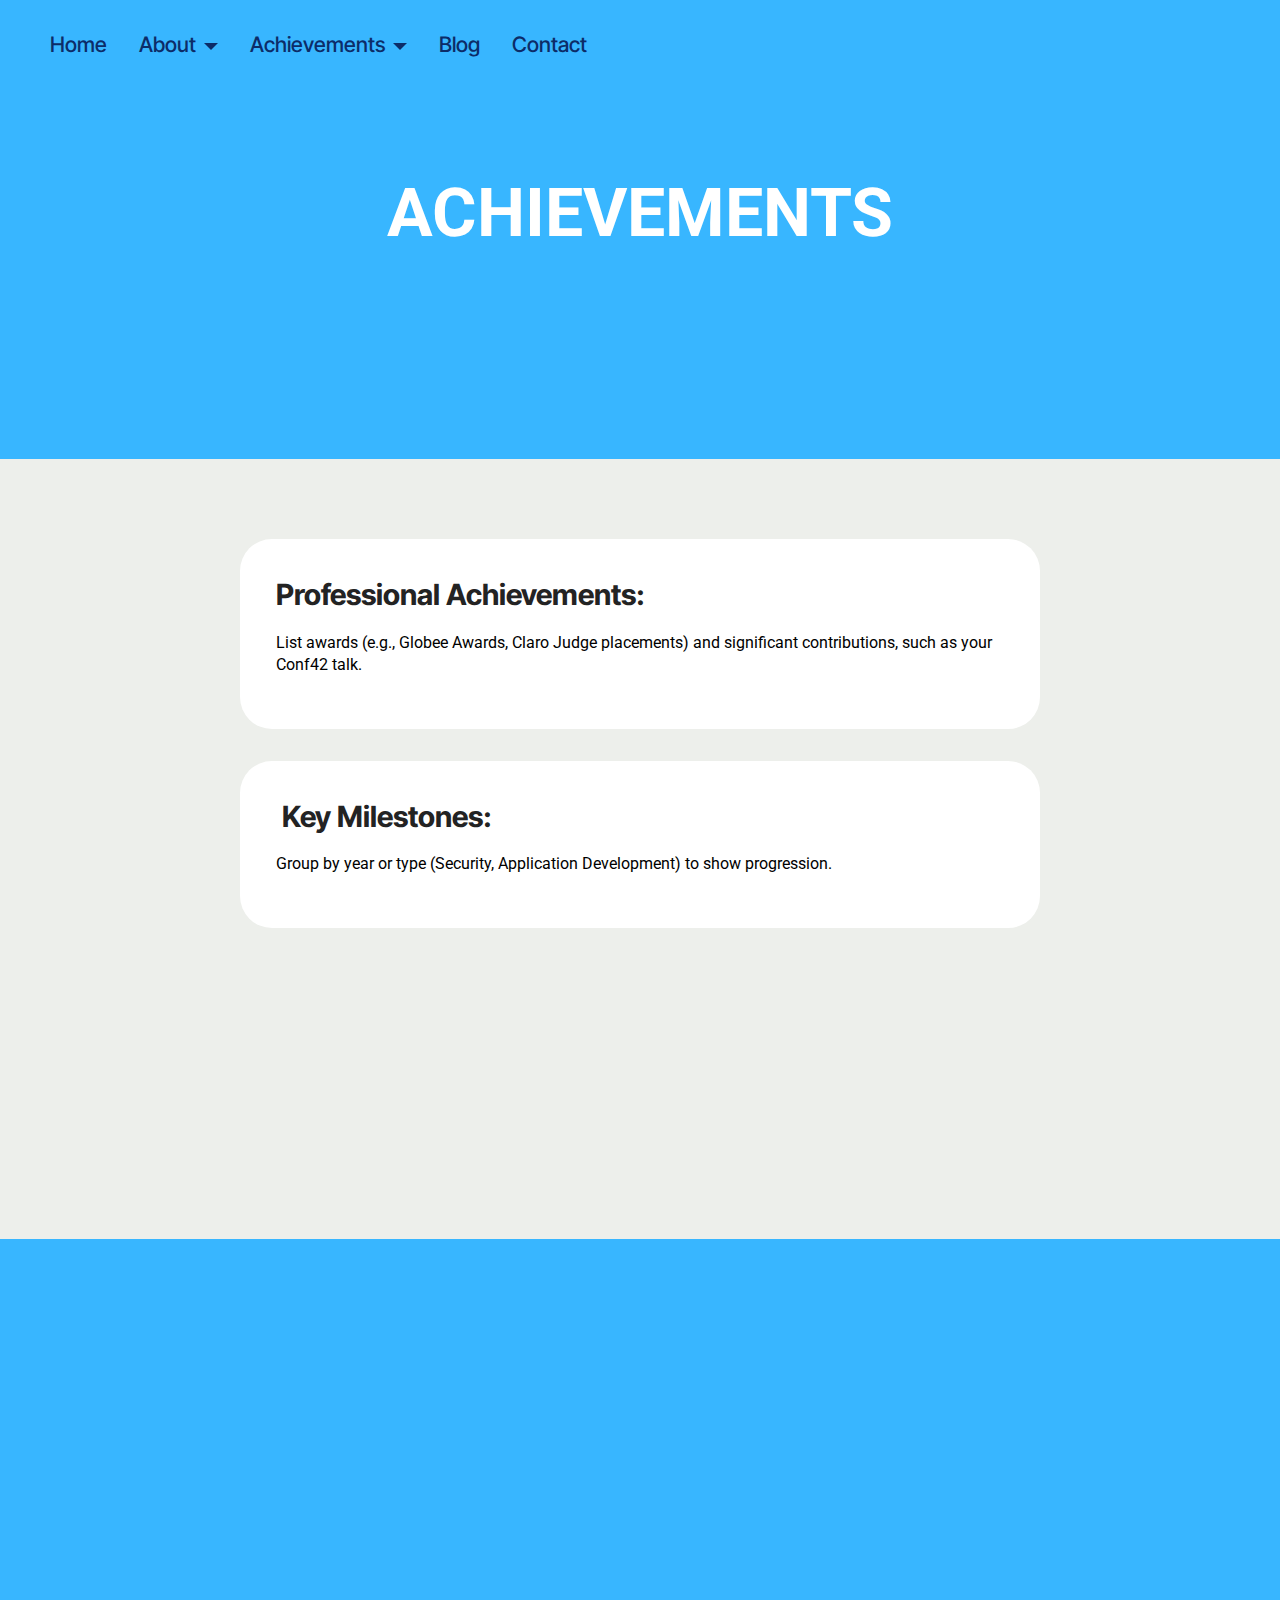
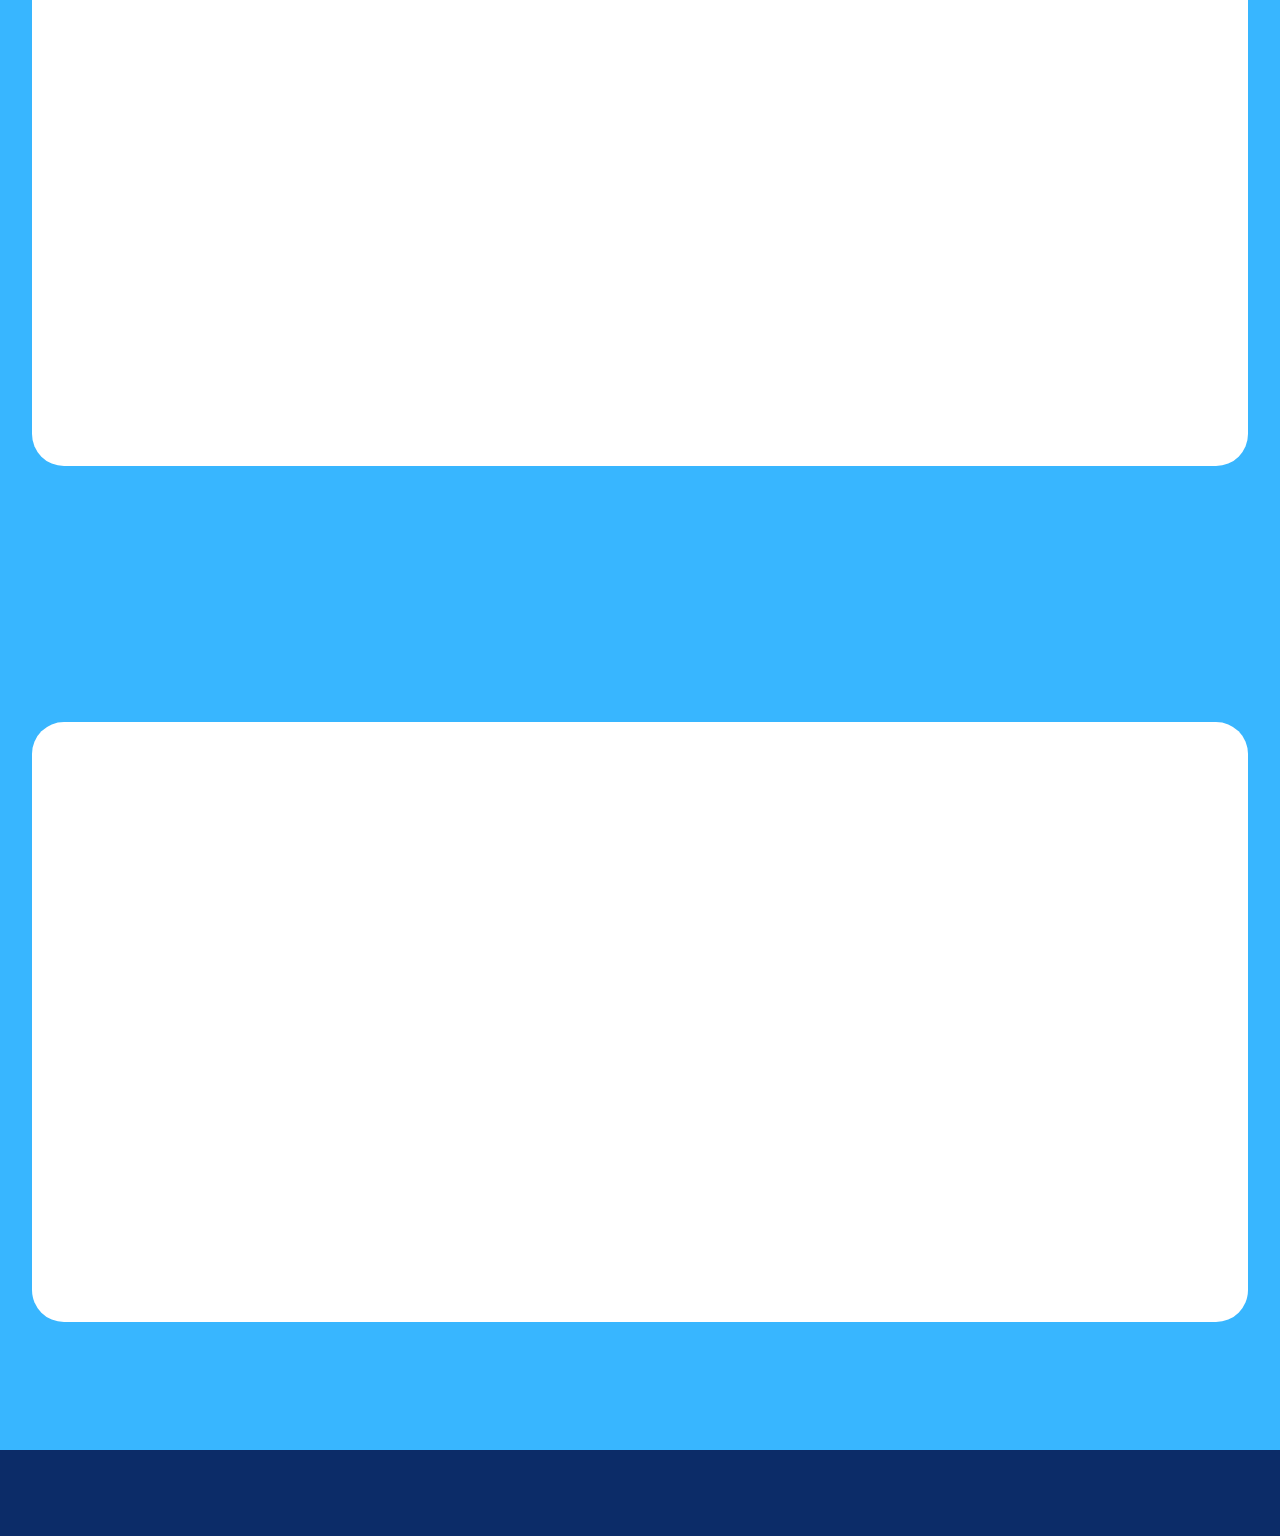
<file: achievement.html>
<!DOCTYPE html>
<html  >
<head>
  
  <meta charset="UTF-8">
  <meta http-equiv="X-UA-Compatible" content="IE=edge">
  
  <meta name="viewport" content="width=device-width, initial-scale=1, minimum-scale=1">
  <link rel="shortcut icon" href="assets/images/pavan-profile-pic-128x142.png" type="image/x-icon">
  <meta name="description" content="">
  
  
  <title>Achievement</title>
  <link rel="stylesheet" href="assets/web/assets/mobirise-icons2/mobirise2.css">
  <link rel="stylesheet" href="assets/bootstrap/css/bootstrap.min.css">
  <link rel="stylesheet" href="assets/bootstrap/css/bootstrap-grid.min.css">
  <link rel="stylesheet" href="assets/bootstrap/css/bootstrap-reboot.min.css">
  <link rel="stylesheet" href="assets/web/assets/gdpr-plugin/gdpr-styles.css">
  <link rel="stylesheet" href="assets/animatecss/animate.css">
  <link rel="stylesheet" href="assets/dropdown/css/style.css">
  <link rel="stylesheet" href="assets/theme/css/style.css">
  <link rel="preload" href="https://fonts.googleapis.com/css?family=Roboto:100,100i,300,300i,400,400i,500,500i,700,700i,900,900i&display=swap" as="style" onload="this.onload=null;this.rel='stylesheet'">
  <noscript><link rel="stylesheet" href="https://fonts.googleapis.com/css?family=Roboto:100,100i,300,300i,400,400i,500,500i,700,700i,900,900i&display=swap"></noscript>
  <link rel="preload" href="https://fonts.googleapis.com/css?family=Inter+Tight:100,200,300,400,500,600,700,800,900,100i,200i,300i,400i,500i,600i,700i,800i,900i&display=swap" as="style" onload="this.onload=null;this.rel='stylesheet'">
  <noscript><link rel="stylesheet" href="https://fonts.googleapis.com/css?family=Inter+Tight:100,200,300,400,500,600,700,800,900,100i,200i,300i,400i,500i,600i,700i,800i,900i&display=swap"></noscript>
  <link rel="preload" as="style" href="assets/mobirise/css/mbr-additional.css?v=sXu7a9"><link rel="stylesheet" href="assets/mobirise/css/mbr-additional.css?v=sXu7a9" type="text/css">

  
  
  
</head>
<body>
  
  <section data-bs-version="5.1" class="menu menu6 cid-utdWlxmIul" once="menu" id="menu06-1q">
	

	<nav class="navbar navbar-dropdown opacityScroll navbar-expand-lg">
		<div class="container">
			<div class="navbar-brand">
				
				
			</div>
			<button class="navbar-toggler" type="button" data-toggle="collapse" data-bs-toggle="collapse" data-target="#navbarSupportedContent" data-bs-target="#navbarSupportedContent" aria-controls="navbarNavAltMarkup" aria-expanded="false" aria-label="Toggle navigation">
				<div class="hamburger">
					<span></span>
					<span></span>
					<span></span>
					<span></span>
				</div>
			</button>
			<div class="collapse navbar-collapse opacityScroll" id="navbarSupportedContent">
				<ul class="navbar-nav nav-dropdown nav-right navbar-nav-top-padding" data-app-modern-menu="true"><li class="nav-item">
						<a class="nav-link link text-primary display-4" href="index.html#design-block-SSPQS7USRj">Home</a>
					</li><li class="nav-item dropdown"><a class="nav-link link text-primary dropdown-toggle display-4" href="about.html" data-toggle="dropdown-submenu" data-bs-toggle="dropdown" data-bs-auto-close="outside" aria-expanded="false">About</a><div class="dropdown-menu" aria-labelledby="dropdown-214"><a class="text-primary show dropdown-item display-4" href="about.html#About-Me">About Me</a><a class="text-primary dropdown-item display-4" href="about.html#biography">Biography<br></a><a class="text-primary show dropdown-item display-4" href="about.html#Professional_Timeline">Professional Timeline<br></a><a class="text-primary show dropdown-item display-4" href="about.html#Top-Skills">Top Skills<br></a></div></li>
					<li class="nav-item dropdown">
						<a class="nav-link link text-primary dropdown-toggle display-4" href="achievement.html" aria-expanded="false" data-toggle="dropdown-submenu" data-bs-toggle="dropdown" data-bs-auto-close="outside">Achievements</a><div class="dropdown-menu" aria-labelledby="dropdown-325"><a class="text-primary show dropdown-item display-4" href="achievement.html#header19-1w">Achievements</a><a class="text-primary show dropdown-item display-4" href="achievement.html#Certifications-&-Memberships">Certifications &amp; Memberships</a><a class="text-primary show dropdown-item display-4" href="achievement.html#Publications-&-Contributions-">Publications &amp; Contributions </a><a class="text-primary show dropdown-item display-4" href="achievement.html#Volunteer-Work">Volunteer Work</a></div>
					</li>
					<li class="nav-item">
						<a class="nav-link link text-primary display-4" href="blog.html">Blog</a>
					</li><li class="nav-item"><a class="nav-link link text-primary display-4" href="contact.html">Contact</a></li></ul>
				
				
			</div>
		</div>
	</nav>
</section>

<section data-bs-version="5.1" class="header19 cid-uteaZOGA2R" id="header19-1w">
  

  
  
  <div class="container">
    <div class="row">
      <div class="content-wrap col-12 col-md-9">
        <h1 class="mbr-section-title mbr-fonts-style mb-4 display-1">
          <strong>ACHIEVEMENTS</strong></h1>
        
        
        
      </div>
    </div>
  </div>
</section>

<section data-bs-version="5.1" class="list05 cid-utecAX5IAf" id="Achievements">
    
    <div class="container">
        
        <div class="row justify-content-center ">
            <div class="col-12 col-lg-8">
                <div class="item features-without-image col-12 active">
                    <div class="item-wrapper">
                        <h5 class="mbr-card-title mbr-fonts-style mt-0 mb-3 display-5"><strong>Professional Achievements:</strong></h5>
                        <p class="mbr-text mbr-fonts-style mt-0 mb-3 display-7">
                            List awards (e.g., Globee Awards, Claro Judge placements) and significant contributions, such as your Conf42 talk.
                        </p>
                    </div>
                </div>
                <div class="item features-without-image col-12">
                    <div class="item-wrapper">
                        <h5 class="mbr-card-title mbr-fonts-style mt-0 mb-3 display-5"><strong>&nbsp;Key Milestones:</strong></h5>
                        <p class="mbr-text mbr-fonts-style mt-0 mb-3 display-7">
                            Group by year or type (Security, Application Development) to show progression.&nbsp;</p>
                    </div>
                </div>
                <div class="item features-without-image col-12">
                    <div class="item-wrapper">
                        <h5 class="mbr-card-title mbr-fonts-style mt-0 mb-3 display-5">
                            <strong>Visuals:</strong></h5>
                        <p class="mbr-text mbr-fonts-style mt-0 mb-3 display-7">
                            Use award icons or certificates to enhance visual appeal.
                        </p>
                    </div>
                </div>
            </div>
        </div>
    </div>
</section>

<section data-bs-version="5.1" class="news06 cid-uteeorh0X2" id="Certifications-&amp;-Memberships">
  

  
  

  <div class="container">
    <div class="row justify-content-center">
      <div class="col-12 mb-5 content-head">
        <h3 class="mbr-fonts-style align-center mb-0 mbr-section-maintitle display-2"><strong>Certifications &amp; Memberships</strong></h3>
        
      </div>
    </div>
    <div class="row justify-content-center align-items-center item features-image">
      <div class="col-12 ">
        <div class="item-wrapper">
          <div class="row">
            <div class="col-12 col-md-12 col-lg-6 image-wrapper">
              <img class="w-100" src="assets/images/mbr-1256x837.jpg" alt="Mobirise Website Builder">
            </div>
            <div class="col-12 col-lg col-md-12">
              <div class="text-wrapper align-left">
                <h5 class="mbr-section-title mbr-fonts-style mb-3 display-5"><strong>Certifications:&nbsp;</strong></h5>
                
                <p class="mbr-text mbr-fonts-style mb-3 display-7">
                   Include issuing bodies and dates for each certification (e.g., CEH, SAFe PO/PM)..
                </p>
                <div class="mbr-section-btn mt-3">
                  <a class="btn btn-lg btn-white display-7" href="https://mobiri.se">
                    Learn more
                  </a>
                </div>
              </div>
            </div>
          </div>
        </div>
      </div>
    </div>
    <div class="row justify-content-center align-items-center item features-image">
      <div class="col-12">
        <div class="item-wrapper">
          <div class="row">
            <div class="col-12 col-md-12 col-lg-6 image-wrapper">
              <img class="w-100" src="assets/images/mbr-1-1256x837.jpg" alt="Mobirise Website Builder">
            </div>
            <div class="col-12 col-lg col-md-12">
              <div class="text-wrapper align-left">
                <h5 class="mbr-section-title mbr-fonts-style mb-3 display-5">
                  <strong>Memberships</strong>
                </h5>
                
                <p class="mbr-text mbr-fonts-style mb-3 display-7">
                   A separate subsection for memberships (Senior IEEE, Fellow IETE, IAEME) and affiliations in progress (BCS).
                </p>
                <div class="mbr-section-btn mt-3">
                  <a class="btn btn-lg btn-white display-7" href="https://mobiri.se">Learn more</a>
                </div>
              </div>
            </div>
          </div>
        </div>
      </div>
    </div>
  </div>
</section>

<section data-bs-version="5.1" class="news07 cid-utef1HGw5b" id="Publications-&amp;-Contributions-">
    
    <div class="container">
        <div class="col-12 mb-5 content-head">
            <h3 class="mbr-section-title mbr-fonts-style align-center mb-0 display-2"><strong>Publications &amp; Contributions&nbsp;</strong></h3>
            
        </div>
        <div class="row justify-content-center ">
            <div class="col-12 col-lg-8">
                <div class="item features-without-image col-12 active">
                    <div class="item-wrapper card-wrapper">
                        <div class="card text-content">
                            <h5 class="mbr-card-title mbr-fonts-style mt-0 mb-3 display-5"><strong>Scholarly Articles</strong></h5>
                            
                            <p class="mbr-text mbr-fonts-style mt-0 mb-3 display-7">Summarize each publication with a link to full content or PDFs.
                            </p>
                            <div class="mbr-section-btn">
                                <a class="btn btn-white display-7" href="https://mobiri.se">
                                    Learn more</a>
                            </div>
                        </div>
                        <div class="image-wrapper d-flex justify-content-center">
                            <img src="assets/images/mbr-1695x950.jpg" alt="Mobirise Website Builder" data-slide-to="1" data-bs-slide-to="1">
                        </div>
                    </div>
                </div>
            </div>
        </div>
    </div>
</section>

<section data-bs-version="5.1" class="news07 cid-uti1IBiYy4" id="news07-2b">
    
    <div class="container">
        
        <div class="row justify-content-center ">
            <div class="col-12 col-lg-8">
                <div class="item features-without-image col-12 active">
                    <div class="item-wrapper card-wrapper">
                        <div class="card text-content">
                            <h5 class="mbr-card-title mbr-fonts-style mt-0 mb-3 display-5"><strong>Contributions</strong></h5>
                            
                            <p class="mbr-text mbr-fonts-style mt-0 mb-3 display-7">Mention judging roles, peer review certificates, and industry contributions, organized with bullet points or cards.
                            </p>
                            <div class="mbr-section-btn">
                                <a class="btn btn-white display-7" href="https://mobiri.se">
                                    Learn more</a>
                            </div>
                        </div>
                        <div class="image-wrapper d-flex justify-content-center">
                            <img src="assets/images/mbr-1695x1209.png" alt="Mobirise Website Builder" data-slide-to="1" data-bs-slide-to="1">
                        </div>
                    </div>
                </div>
            </div>
        </div>
    </div>
</section>

<section data-bs-version="5.1" class="features024 cid-uti234GEvT" id="Research-and-Thought">
  

  
  

  <div class="container">
    <div class="row justify-content-center align-items-center">
      <div class="col-12">
        <div class="card-wrapper">
          <div class="row">
            <div class="col-12 col-md-12 col-lg-6 image-wrapper">
              <img class="w-100" src="assets/images/mbr-1256x797.jpg" alt="Mobirise Website Builder">
            </div>
            <div class="col-12 col-lg col-md-12">
              <div class="text-wrapper align-left">
                <h5 class="mbr-section-title mbr-fonts-style mb-4 display-2"><strong>Research &amp; Thought Leadership</strong></h5>
                
                <p class="mbr-text mbr-fonts-style mb-4 display-7">
                  Link articles or journal mentions to showcase academic impact.
                </p>
                <div class="mbr-section-btn mt-3"><a class="btn btn-lg btn-primary display-7" href="https://mobiri.se">Learn More</a></div>
              </div>
            </div>
          </div>
        </div>
      </div>
    </div>
  </div>
</section>

<section data-bs-version="5.1" class="features024 cid-utefRhBKw0" id="Volunteer-Work">
  

  
  

  <div class="container">
    <div class="row justify-content-center align-items-center">
      <div class="col-12">
        <div class="card-wrapper">
          <div class="row">
            <div class="col-12 col-md-12 col-lg-6 image-wrapper">
              <img class="w-100" src="assets/images/mbr-2-1256x837.jpg" alt="Mobirise Website Builder">
            </div>
            <div class="col-12 col-lg col-md-12">
              <div class="text-wrapper align-left">
                <h5 class="mbr-section-title mbr-fonts-style mb-4 display-2"><strong>Volunteer Work&nbsp;</strong></h5>
                
                <p class="mbr-text mbr-fonts-style mb-4 display-7">
                  Community Engagement: Brief descriptions of mentoring, nonprofit involvement, or volunteer roles. • Impact Stories: Add a few sentences on how specific activities have shaped your professional perspective.
                </p>
                <div class="mbr-section-btn mt-3"><a class="btn btn-lg btn-primary display-7" href="https://mobiri.se">Learn More</a></div>
              </div>
            </div>
          </div>
        </div>
      </div>
    </div>
  </div>
</section>

<section data-bs-version="5.1" class="footer4 cid-utehnSBZRZ" once="footers" id="footer04-2a">

    

    

    <div class="container">
        <div class="media-container-row align-center mbr-white">
            <div class="col-12">
                <p class="mbr-text mb-0 mbr-fonts-style display-7">
                    © Copyright 2024 Gk Versoza</p>
            </div>
        </div>
    </div>
</section><section><a href="https://mobiri.se"></a><a href="https://mobiri.se"></a></section><script src="assets/witsec-jquery-3.6.0/jquery-3.6.0.min.js"></script>  <script src="assets/bootstrap/js/bootstrap.bundle.min.js"></script>  <script src="assets/smoothscroll/smooth-scroll.js"></script>  <script src="assets/ytplayer/index.js"></script>  <script src="assets/dropdown/js/navbar-dropdown.js"></script>  <script src="assets/theme/js/script.js"></script>  
  
  
  <input name="animation" type="hidden">
  </body>
</html>
</file>
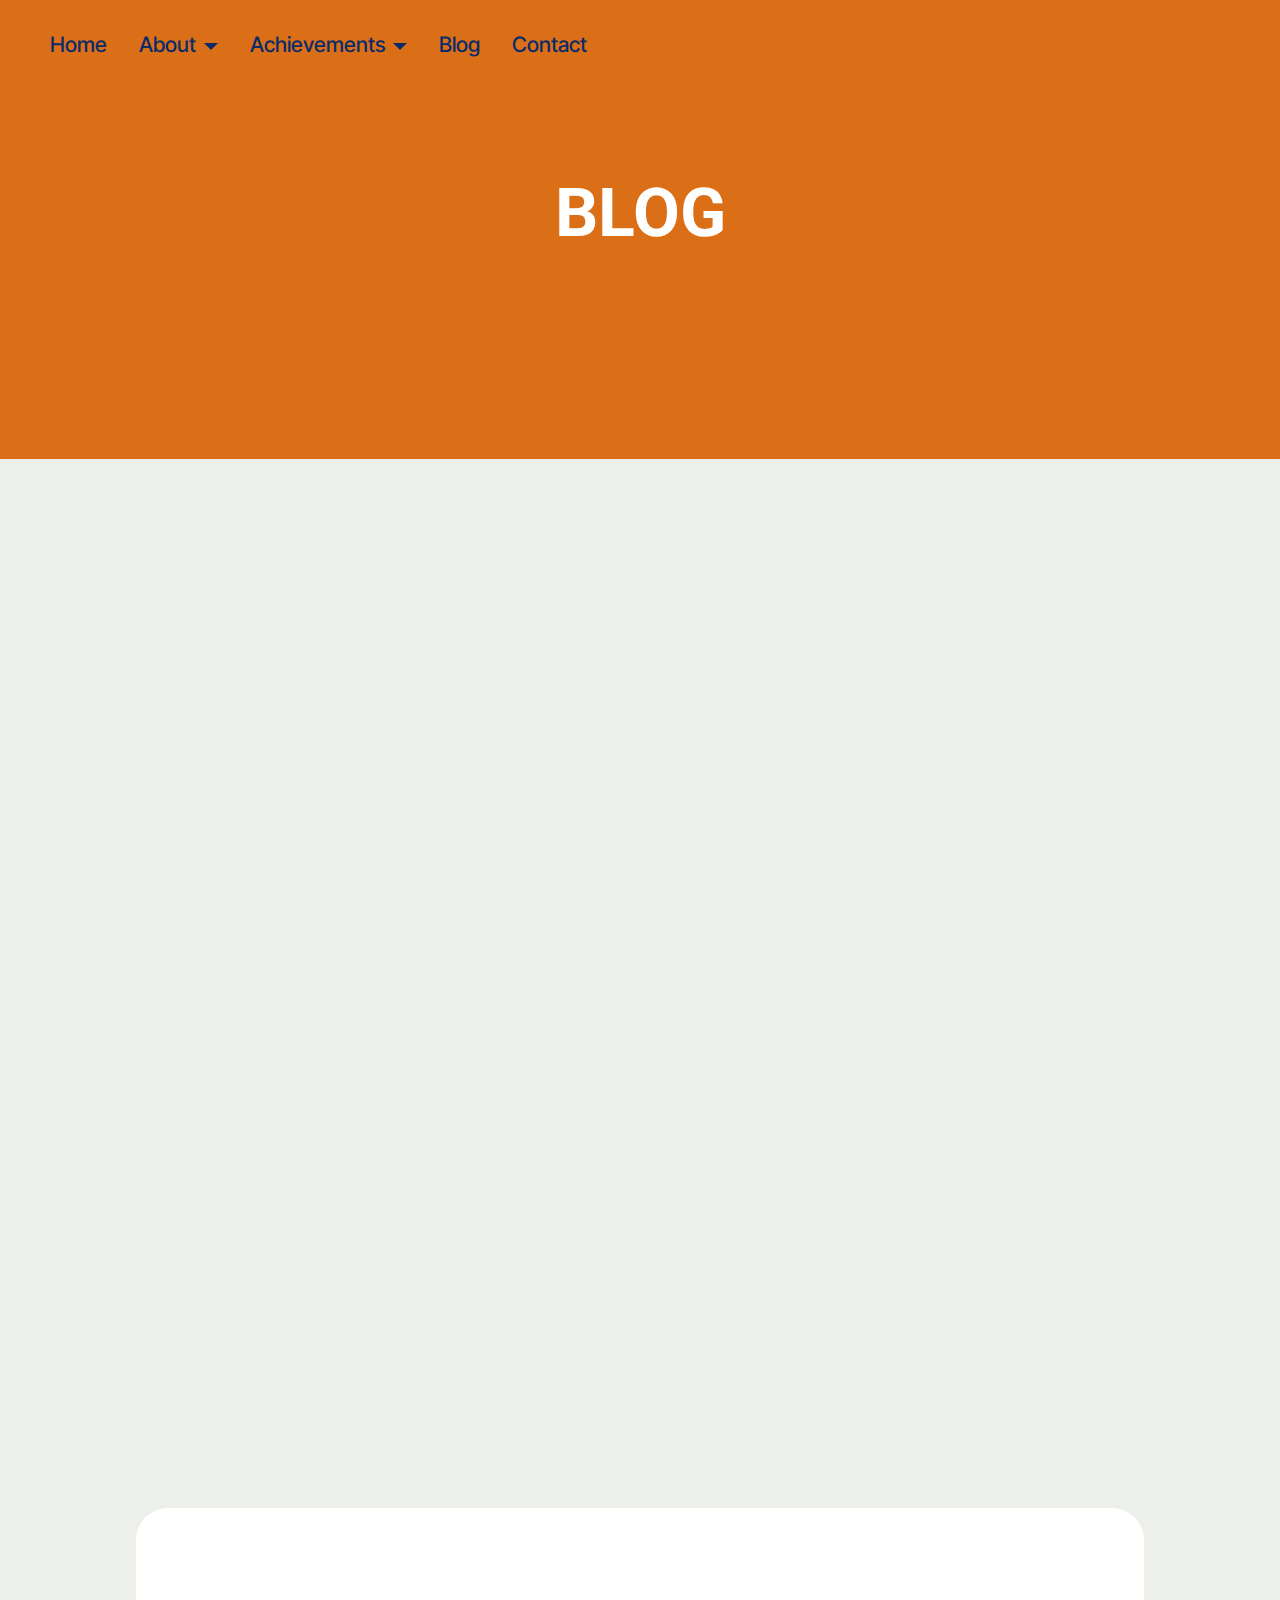
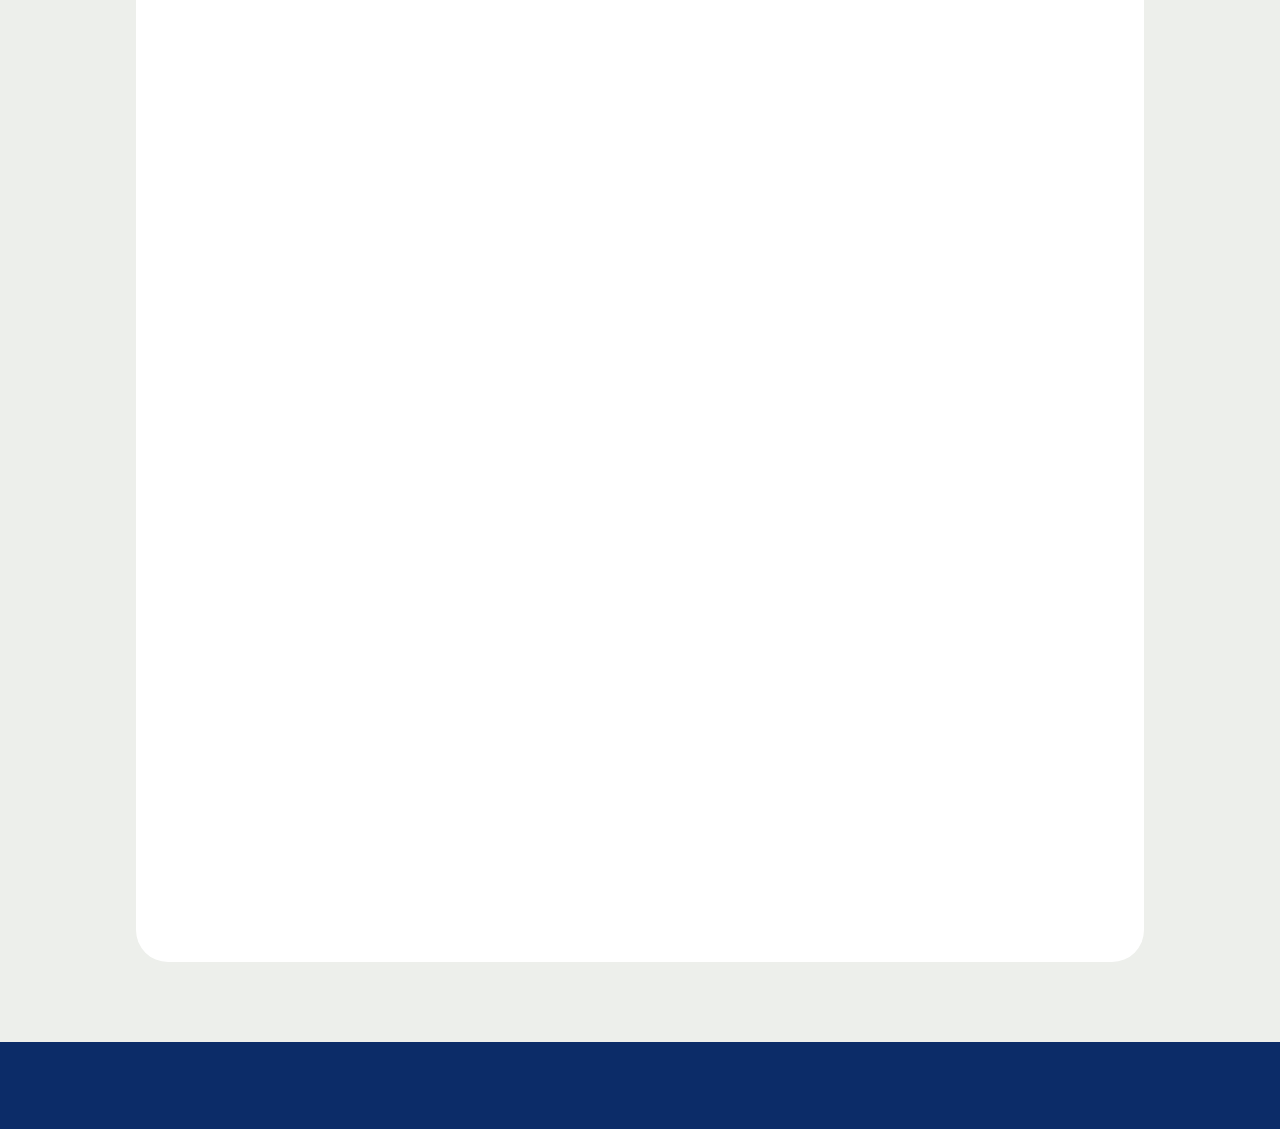
<file: blog.html>
<!DOCTYPE html>
<html  >
<head>
  
  <meta charset="UTF-8">
  <meta http-equiv="X-UA-Compatible" content="IE=edge">
  
  <meta name="viewport" content="width=device-width, initial-scale=1, minimum-scale=1">
  <link rel="shortcut icon" href="assets/images/pavan-profile-pic-128x142.png" type="image/x-icon">
  <meta name="description" content="">
  
  
  <title>Blog</title>
  <link rel="stylesheet" href="assets/web/assets/mobirise-icons2/mobirise2.css">
  <link rel="stylesheet" href="assets/bootstrap/css/bootstrap.min.css">
  <link rel="stylesheet" href="assets/bootstrap/css/bootstrap-grid.min.css">
  <link rel="stylesheet" href="assets/bootstrap/css/bootstrap-reboot.min.css">
  <link rel="stylesheet" href="assets/web/assets/gdpr-plugin/gdpr-styles.css">
  <link rel="stylesheet" href="assets/animatecss/animate.css">
  <link rel="stylesheet" href="assets/dropdown/css/style.css">
  <link rel="stylesheet" href="assets/theme/css/style.css">
  <link rel="preload" href="https://fonts.googleapis.com/css?family=Roboto:100,100i,300,300i,400,400i,500,500i,700,700i,900,900i&display=swap" as="style" onload="this.onload=null;this.rel='stylesheet'">
  <noscript><link rel="stylesheet" href="https://fonts.googleapis.com/css?family=Roboto:100,100i,300,300i,400,400i,500,500i,700,700i,900,900i&display=swap"></noscript>
  <link rel="preload" href="https://fonts.googleapis.com/css?family=Inter+Tight:100,200,300,400,500,600,700,800,900,100i,200i,300i,400i,500i,600i,700i,800i,900i&display=swap" as="style" onload="this.onload=null;this.rel='stylesheet'">
  <noscript><link rel="stylesheet" href="https://fonts.googleapis.com/css?family=Inter+Tight:100,200,300,400,500,600,700,800,900,100i,200i,300i,400i,500i,600i,700i,800i,900i&display=swap"></noscript>
  <link rel="preload" as="style" href="assets/mobirise/css/mbr-additional.css?v=rgSZvu"><link rel="stylesheet" href="assets/mobirise/css/mbr-additional.css?v=rgSZvu" type="text/css">

  
  
  
</head>
<body>
  
  <section data-bs-version="5.1" class="menu menu6 cid-utdWlxmIul" once="menu" id="menu06-1r">
	

	<nav class="navbar navbar-dropdown opacityScroll navbar-expand-lg">
		<div class="container">
			<div class="navbar-brand">
				
				
			</div>
			<button class="navbar-toggler" type="button" data-toggle="collapse" data-bs-toggle="collapse" data-target="#navbarSupportedContent" data-bs-target="#navbarSupportedContent" aria-controls="navbarNavAltMarkup" aria-expanded="false" aria-label="Toggle navigation">
				<div class="hamburger">
					<span></span>
					<span></span>
					<span></span>
					<span></span>
				</div>
			</button>
			<div class="collapse navbar-collapse opacityScroll" id="navbarSupportedContent">
				<ul class="navbar-nav nav-dropdown nav-right navbar-nav-top-padding" data-app-modern-menu="true"><li class="nav-item">
						<a class="nav-link link text-primary display-4" href="index.html#design-block-SSPQS7USRj">Home</a>
					</li><li class="nav-item dropdown"><a class="nav-link link text-primary dropdown-toggle display-4" href="about.html" data-toggle="dropdown-submenu" data-bs-toggle="dropdown" data-bs-auto-close="outside" aria-expanded="false">About</a><div class="dropdown-menu" aria-labelledby="dropdown-214"><a class="text-primary show dropdown-item display-4" href="about.html#About-Me">About Me</a><a class="text-primary dropdown-item display-4" href="about.html#biography">Biography<br></a><a class="text-primary show dropdown-item display-4" href="about.html#Professional_Timeline">Professional Timeline<br></a><a class="text-primary show dropdown-item display-4" href="about.html#Top-Skills">Top Skills<br></a></div></li>
					<li class="nav-item dropdown">
						<a class="nav-link link text-primary dropdown-toggle display-4" href="achievement.html" aria-expanded="false" data-toggle="dropdown-submenu" data-bs-toggle="dropdown" data-bs-auto-close="outside">Achievements</a><div class="dropdown-menu" aria-labelledby="dropdown-325"><a class="text-primary show dropdown-item display-4" href="achievement.html#header19-1w">Achievements</a><a class="text-primary show dropdown-item display-4" href="achievement.html#Certifications-&-Memberships">Certifications &amp; Memberships</a><a class="text-primary show dropdown-item display-4" href="achievement.html#Publications-&-Contributions-">Publications &amp; Contributions </a><a class="text-primary show dropdown-item display-4" href="achievement.html#Volunteer-Work">Volunteer Work</a></div>
					</li>
					<li class="nav-item">
						<a class="nav-link link text-primary display-4" href="blog.html">Blog</a>
					</li><li class="nav-item"><a class="nav-link link text-primary display-4" href="contact.html">Contact</a></li></ul>
				
				
			</div>
		</div>
	</nav>
</section>

<section data-bs-version="5.1" class="header19 cid-utedPdITGt" id="header19-20">
  

  
  
  <div class="container">
    <div class="row">
      <div class="content-wrap col-12 col-md-9">
        <h1 class="mbr-section-title mbr-fonts-style mb-4 display-1">
          <strong>BLOG</strong></h1>
        
        
        
      </div>
    </div>
  </div>
</section>

<section data-bs-version="5.1" class="video03 cid-utegmRJzYu" id="video03-25">
  
  

  <div class="text-center container">
    <div class="row justify-content-center">
      <div class="mbr-figure col-12 mb-5 col-md-9"><iframe class="mbr-embedded-video" src="https://www.youtube.com/embed/-BSQlJxCDcI?rel=0&amp;amp;mute=1&amp;showinfo=0&amp;autoplay=1&amp;loop=1&amp;playlist=-BSQlJxCDcI" width="1280" height="720" frameborder="0" allowfullscreen></iframe></div>
    </div>
    <div class="row justify-content-center">
      <div class="col-md-12 content-text">
        <h5 class="mbr-section-title mbr-fonts-style mb-4 display-2"><strong>Technical Blog</strong></h5>
        <p class="mbr-text mbr-fonts-style mb-4 display-7">
           Intro Post: Start with a welcome post, introducing the themes and topics you’ll cover. 
        </p>
        <div class="mbr-section-btn mt-4">
          <a class="btn btn-primary display-7" href="https://mobiri.se">Download now</a>
        </div>
      </div>
    </div>
  </div>
</section>

<section data-bs-version="5.1" class="article9 cid-utegCwsThJ" id="article09-26">
  

  
  
  <div class="container">
    <div class="row justify-content-center">
      <div class="card col-md-12 col-lg-10">
        <div class="card-wrapper">
          <div class="card-content-text">
            <h3 class="card-title mbr-fonts-style mbr-white mt-3 mb-4 display-2"><strong>Blog Categories</strong></h3>
          <div class="row card-box align-left">
            <div class="item features-without-image col-12">
              <div class="item-wrapper">
                <h4 class="mbr-section-subtitle mbr-fonts-style mb-3 display-5"><strong>Include tags&nbsp;</strong></h4>
                <p class="mbr-text mbr-fonts-style display-7">
                  for API Security, Platform Architecture, GenAI, Conferences, etc.<br>
                </p>
              </div>
            </div>
            <div class="item features-without-image col-12">
              <div class="item-wrapper">
                <h4 class="mbr-section-subtitle mbr-fonts-style mb-3 display-5"><strong>Comments &amp; Sharing:</strong></h4>
                <p class="mbr-text mbr-fonts-style display-7">
                  Enable comments and sharing options for reader engagement<br>
                </p>
              </div>
            </div>
            
          </div>
          </div>
          <div class="image-wrapper d-flex justify-content-center mt-3">
            <img src="assets/images/mbr-1-1920x1280.jpg" alt="Mobirise Website Builder">
          </div>
        </div>
      </div>
    </div>
  </div>
</section>

<section data-bs-version="5.1" class="footer4 cid-utehnSBZRZ" once="footers" id="footer04-2a">

    

    

    <div class="container">
        <div class="media-container-row align-center mbr-white">
            <div class="col-12">
                <p class="mbr-text mb-0 mbr-fonts-style display-7">
                    © Copyright 2024 Gk Versoza</p>
            </div>
        </div>
    </div>
</section><section><a href="https://mobiri.se"></a><a href="https://mobiri.se"></a></section><script src="assets/witsec-jquery-3.6.0/jquery-3.6.0.min.js"></script>  <script src="assets/bootstrap/js/bootstrap.bundle.min.js"></script>  <script src="assets/smoothscroll/smooth-scroll.js"></script>  <script src="assets/ytplayer/index.js"></script>  <script src="assets/dropdown/js/navbar-dropdown.js"></script>  <script src="assets/playervimeo/vimeo_player.js"></script>  <script src="assets/theme/js/script.js"></script>  
  
  
  <input name="animation" type="hidden">
  </body>
</html>
</file>
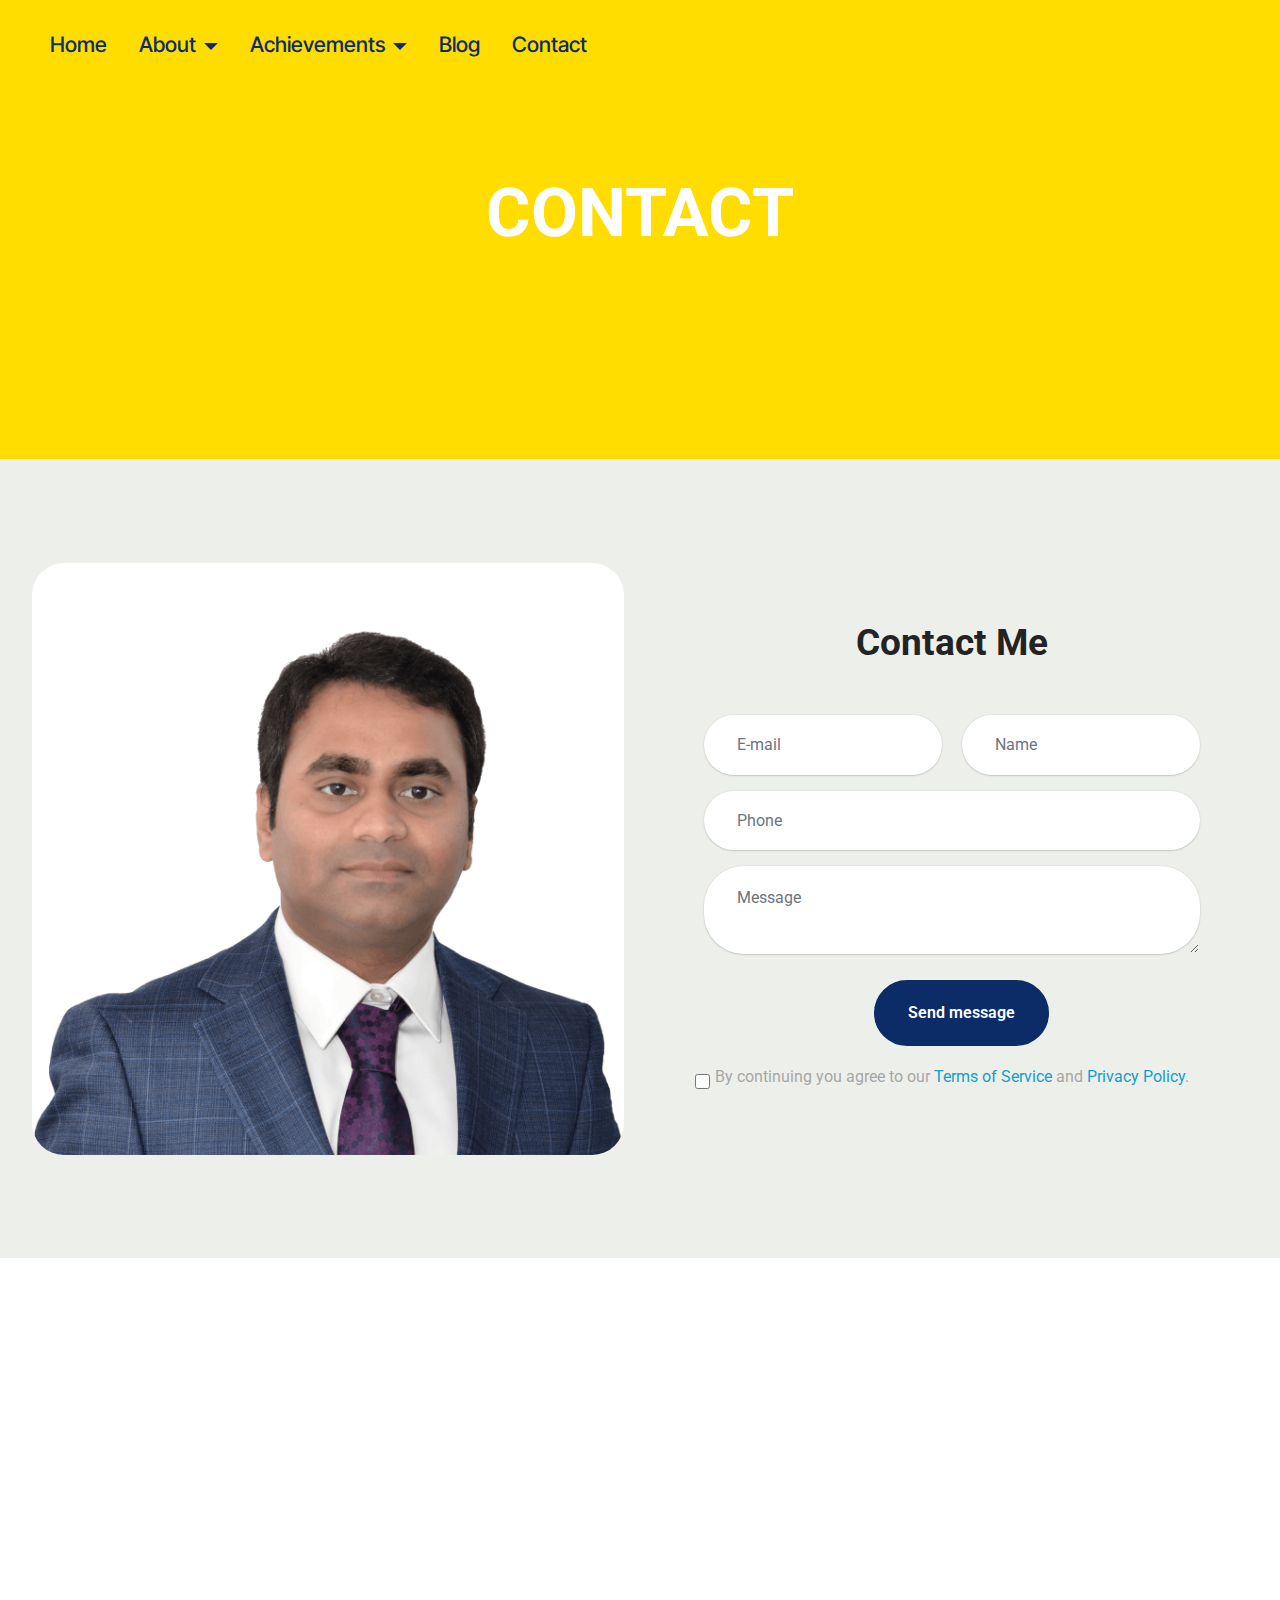
<file: contact.html>
<!DOCTYPE html>
<html  >
<head>
  
  <meta charset="UTF-8">
  <meta http-equiv="X-UA-Compatible" content="IE=edge">
  
  <meta name="viewport" content="width=device-width, initial-scale=1, minimum-scale=1">
  <link rel="shortcut icon" href="assets/images/pavan-profile-pic-128x142.png" type="image/x-icon">
  <meta name="description" content="">
  
  
  <title>Contact</title>
  <link rel="stylesheet" href="assets/web/assets/mobirise-icons2/mobirise2.css">
  <link rel="stylesheet" href="assets/bootstrap/css/bootstrap.min.css">
  <link rel="stylesheet" href="assets/bootstrap/css/bootstrap-grid.min.css">
  <link rel="stylesheet" href="assets/bootstrap/css/bootstrap-reboot.min.css">
  <link rel="stylesheet" href="assets/web/assets/gdpr-plugin/gdpr-styles.css">
  <link rel="stylesheet" href="assets/animatecss/animate.css">
  <link rel="stylesheet" href="assets/dropdown/css/style.css">
  <link rel="stylesheet" href="assets/socicon/css/styles.css">
  <link rel="stylesheet" href="assets/theme/css/style.css">
  <link rel="preload" href="https://fonts.googleapis.com/css?family=Roboto:100,100i,300,300i,400,400i,500,500i,700,700i,900,900i&display=swap" as="style" onload="this.onload=null;this.rel='stylesheet'">
  <noscript><link rel="stylesheet" href="https://fonts.googleapis.com/css?family=Roboto:100,100i,300,300i,400,400i,500,500i,700,700i,900,900i&display=swap"></noscript>
  <link rel="preload" href="https://fonts.googleapis.com/css?family=Inter+Tight:100,200,300,400,500,600,700,800,900,100i,200i,300i,400i,500i,600i,700i,800i,900i&display=swap" as="style" onload="this.onload=null;this.rel='stylesheet'">
  <noscript><link rel="stylesheet" href="https://fonts.googleapis.com/css?family=Inter+Tight:100,200,300,400,500,600,700,800,900,100i,200i,300i,400i,500i,600i,700i,800i,900i&display=swap"></noscript>
  <link rel="preload" as="style" href="assets/mobirise/css/mbr-additional.css?v=P4w1Rv"><link rel="stylesheet" href="assets/mobirise/css/mbr-additional.css?v=P4w1Rv" type="text/css">

  
  
  
</head>
<body>
  
  <section data-bs-version="5.1" class="menu menu6 cid-utdWlxmIul" once="menu" id="menu06-1s">
	

	<nav class="navbar navbar-dropdown opacityScroll navbar-expand-lg">
		<div class="container">
			<div class="navbar-brand">
				
				
			</div>
			<button class="navbar-toggler" type="button" data-toggle="collapse" data-bs-toggle="collapse" data-target="#navbarSupportedContent" data-bs-target="#navbarSupportedContent" aria-controls="navbarNavAltMarkup" aria-expanded="false" aria-label="Toggle navigation">
				<div class="hamburger">
					<span></span>
					<span></span>
					<span></span>
					<span></span>
				</div>
			</button>
			<div class="collapse navbar-collapse opacityScroll" id="navbarSupportedContent">
				<ul class="navbar-nav nav-dropdown nav-right navbar-nav-top-padding" data-app-modern-menu="true"><li class="nav-item">
						<a class="nav-link link text-primary display-4" href="index.html#design-block-SSPQS7USRj">Home</a>
					</li><li class="nav-item dropdown"><a class="nav-link link text-primary dropdown-toggle display-4" href="about.html" data-toggle="dropdown-submenu" data-bs-toggle="dropdown" data-bs-auto-close="outside" aria-expanded="false">About</a><div class="dropdown-menu" aria-labelledby="dropdown-214"><a class="text-primary show dropdown-item display-4" href="about.html#About-Me">About Me</a><a class="text-primary dropdown-item display-4" href="about.html#biography">Biography<br></a><a class="text-primary show dropdown-item display-4" href="about.html#Professional_Timeline">Professional Timeline<br></a><a class="text-primary show dropdown-item display-4" href="about.html#Top-Skills">Top Skills<br></a></div></li>
					<li class="nav-item dropdown">
						<a class="nav-link link text-primary dropdown-toggle display-4" href="achievement.html" aria-expanded="false" data-toggle="dropdown-submenu" data-bs-toggle="dropdown" data-bs-auto-close="outside">Achievements</a><div class="dropdown-menu" aria-labelledby="dropdown-325"><a class="text-primary show dropdown-item display-4" href="achievement.html#header19-1w">Achievements</a><a class="text-primary show dropdown-item display-4" href="achievement.html#Certifications-&-Memberships">Certifications &amp; Memberships</a><a class="text-primary show dropdown-item display-4" href="achievement.html#Publications-&-Contributions-">Publications &amp; Contributions </a><a class="text-primary show dropdown-item display-4" href="achievement.html#Volunteer-Work">Volunteer Work</a></div>
					</li>
					<li class="nav-item">
						<a class="nav-link link text-primary display-4" href="blog.html">Blog</a>
					</li><li class="nav-item"><a class="nav-link link text-primary display-4" href="contact.html">Contact</a></li></ul>
				
				
			</div>
		</div>
	</nav>
</section>

<section data-bs-version="5.1" class="header19 cid-utegWyfZxe" id="header19-27">
  

  
  
  <div class="container">
    <div class="row">
      <div class="content-wrap col-12 col-md-9">
        <h1 class="mbr-section-title mbr-fonts-style mb-4 display-1">
          <strong>CONTACT</strong></h1>
        
        
        
      </div>
    </div>
  </div>
</section>

<section data-bs-version="5.1" class="form03 cid-utehcnvxnS" id="form03-28">
    

    

    <div class="container">
        <div class="row justify-content-center">
            <div class="col-12 col-lg item-wrapper">
                <div class="mbr-section-head mb-5">
                    <h3 class="mbr-section-title mbr-fonts-style align-center mb-0 display-2">
                        <strong>Contact Me</strong></h3>
                    
                </div>
                <div class="col-lg-12 mx-auto mbr-form" data-form-type="formoid">
                    <form action="https://mobirise.eu/" method="POST" class="mbr-form form-with-styler" data-form-title="Form Name"><input type="hidden" name="email" data-form-email="true" value="FGF1/dmC5ycCM7qNclIExArhQaknDXvGLim62QKlqiDargztJtA3/NQ8ETfyW9fk/64YGpuPJ7jvlWLkMUeI9+dSewJ93gtXLlZDZl/xogjejJEZ/3N8U4cD+3Ytv/vC">
                        <div class="row">
                            <div hidden="hidden" data-form-alert="" class="alert alert-success col-12">Thanks for filling out the form!</div>
                            <div hidden="hidden" data-form-alert-danger="" class="alert alert-danger col-12">
                                Oops...! some problem!
                            </div>
                        </div>
                        <div class="dragArea row">
                            <div class="col-md col-sm-12 form-group mb-3 mb-3" data-for="name">
                                <input type="text" name="name" placeholder="Name" data-form-field="name" class="form-control" value="" id="name-form03-28">
                            </div>
                            <div class="col-md col-sm-12 form-group mb-3 mb-3" data-for="email">
                                <input type="email" name="email" placeholder="E-mail" data-form-field="email" class="form-control" value="" id="email-form03-28">
                            </div>
                            <div class="col-12 form-group mb-3 mb-3" data-for="phone">
                                <input type="tel" name="phone" placeholder="Phone" data-form-field="phone" class="form-control" value="" id="phone-form03-28">
                            </div>
                            <div class="col-12 form-group mb-3 mb-3" data-for="textarea">
                                <textarea name="textarea" placeholder="Message" data-form-field="textarea" class="form-control" id="textarea-form03-28"></textarea>
                            </div>
                            <div class="col-lg-12 col-md-12 col-sm-12 align-center mbr-section-btn"><button type="submit" class="btn btn-primary display-7">
                                    Send message
                                </button></div>
                        </div>
                    <span class="gdpr-block">
<label>
<span class="textGDPR display-7" style="color: #a7a7a7"><input type="checkbox" name="gdpr" id="gdpr-form03-28" required="">By continuing you agree to our <a style="color: #149dcc; text-decoration: none;" href="terms.html">Terms of Service</a> and <a style="color: #149dcc; text-decoration: none;" href="policy.html">Privacy Policy</a>.</span>
</label>
</span></form>
                </div>


            </div>
            <div class="col-12 col-lg-6">
                <div class="image-wrapper">
                    <img class="w-100" src="assets/images/square-1256x1256.png" alt="Mobirise Website Builder">
                </div>
            </div>

        </div>
    </div>
</section>

<section data-bs-version="5.1" class="social06 cid-utehgwYlXz" id="social06-29">
	

	
	
	<div class="container">
		<div class="row justify-content-center">
			<div class="col-12 content-head">
				<div class="mb-5">
					<h5 class="mbr-section-title mbr-fonts-style align-center mb-0 display-2">
						<strong>We're social!</strong>
					</h5>
					
				</div>
			</div>
		</div>
		<div class="row">
			<div class="item features-without-image col-12 col-md-6 col-lg-3 active">
				<div class="item-wrapper">
					<span class="mbr-iconfont m-auto socicon-instagram socicon"></span>
					<div class="card-box">
						<h4 class="card-title mbr-fonts-style mb-1 display-5">
							<strong>Instagram</strong>
						</h4>
						<h5 class="card-text mbr-fonts-style display-7"><a href="https://www.instagram.com/mobirise/" class="text-success">mobirise</a></h5>
					</div>
				</div>
			</div>

			<div class="item features-without-image col-12 col-md-6 col-lg-3">
				<div class="item-wrapper">
					<span class="mbr-iconfont m-auto socicon-tiktok socicon"></span>
					<div class="card-box">
						<h4 class="card-title mbr-fonts-style mb-1 display-5">
							<strong>TikTok</strong>
						</h4>
						<h5 class="card-text mbr-fonts-style display-7">
							<a href="https://www.tiktok.com/@mobirise" class="text-success">mobirise</a>
						</h5>
					</div>
				</div>
			</div>
			<div class="item features-without-image col-12 col-md-6 col-lg-3">
				<div class="item-wrapper">
					<span class="mbr-iconfont m-auto socicon-youtube socicon"></span>
					<div class="card-box">
						<h4 class="card-title mbr-fonts-style mb-1 display-5">
							<strong>YouTube</strong>
						</h4>
						<h5 class="card-text mbr-fonts-style display-7">
							<a href="https://www.youtube.com/mobirise" class="text-success">mobirise</a>
						</h5>
					</div>
				</div>
			</div>
			<div class="item features-without-image col-12 col-md-6 col-lg-3">
				<div class="item-wrapper">
					<span class="mbr-iconfont m-auto socicon-twitter socicon"></span>
					<div class="card-box">
						<h4 class="card-title mbr-fonts-style mb-1 display-5">
							<strong>Twitter</strong>
						</h4>
						<h5 class="card-text mbr-fonts-style display-7">
							<a href="https://twitter.com/Mobirise/" class="text-success">mobirise</a>
						</h5>
					</div>
				</div>
			</div>
		</div>
	</div>
</section>

<section data-bs-version="5.1" class="footer4 cid-utehnSBZRZ" once="footers" id="footer04-2a">

    

    

    <div class="container">
        <div class="media-container-row align-center mbr-white">
            <div class="col-12">
                <p class="mbr-text mb-0 mbr-fonts-style display-7">
                    © Copyright 2024 Gk Versoza</p>
            </div>
        </div>
    </div>
</section><section><a href="https://mobiri.se"></a><a href="https://mobiri.se"></a></section><script src="assets/witsec-jquery-3.6.0/jquery-3.6.0.min.js"></script>  <script src="assets/bootstrap/js/bootstrap.bundle.min.js"></script>  <script src="assets/smoothscroll/smooth-scroll.js"></script>  <script src="assets/ytplayer/index.js"></script>  <script src="assets/dropdown/js/navbar-dropdown.js"></script>  <script src="assets/theme/js/script.js"></script>  <script src="assets/formoid/formoid.min.js"></script>  
  
  
  <input name="animation" type="hidden">
  </body>
</html>
</file>
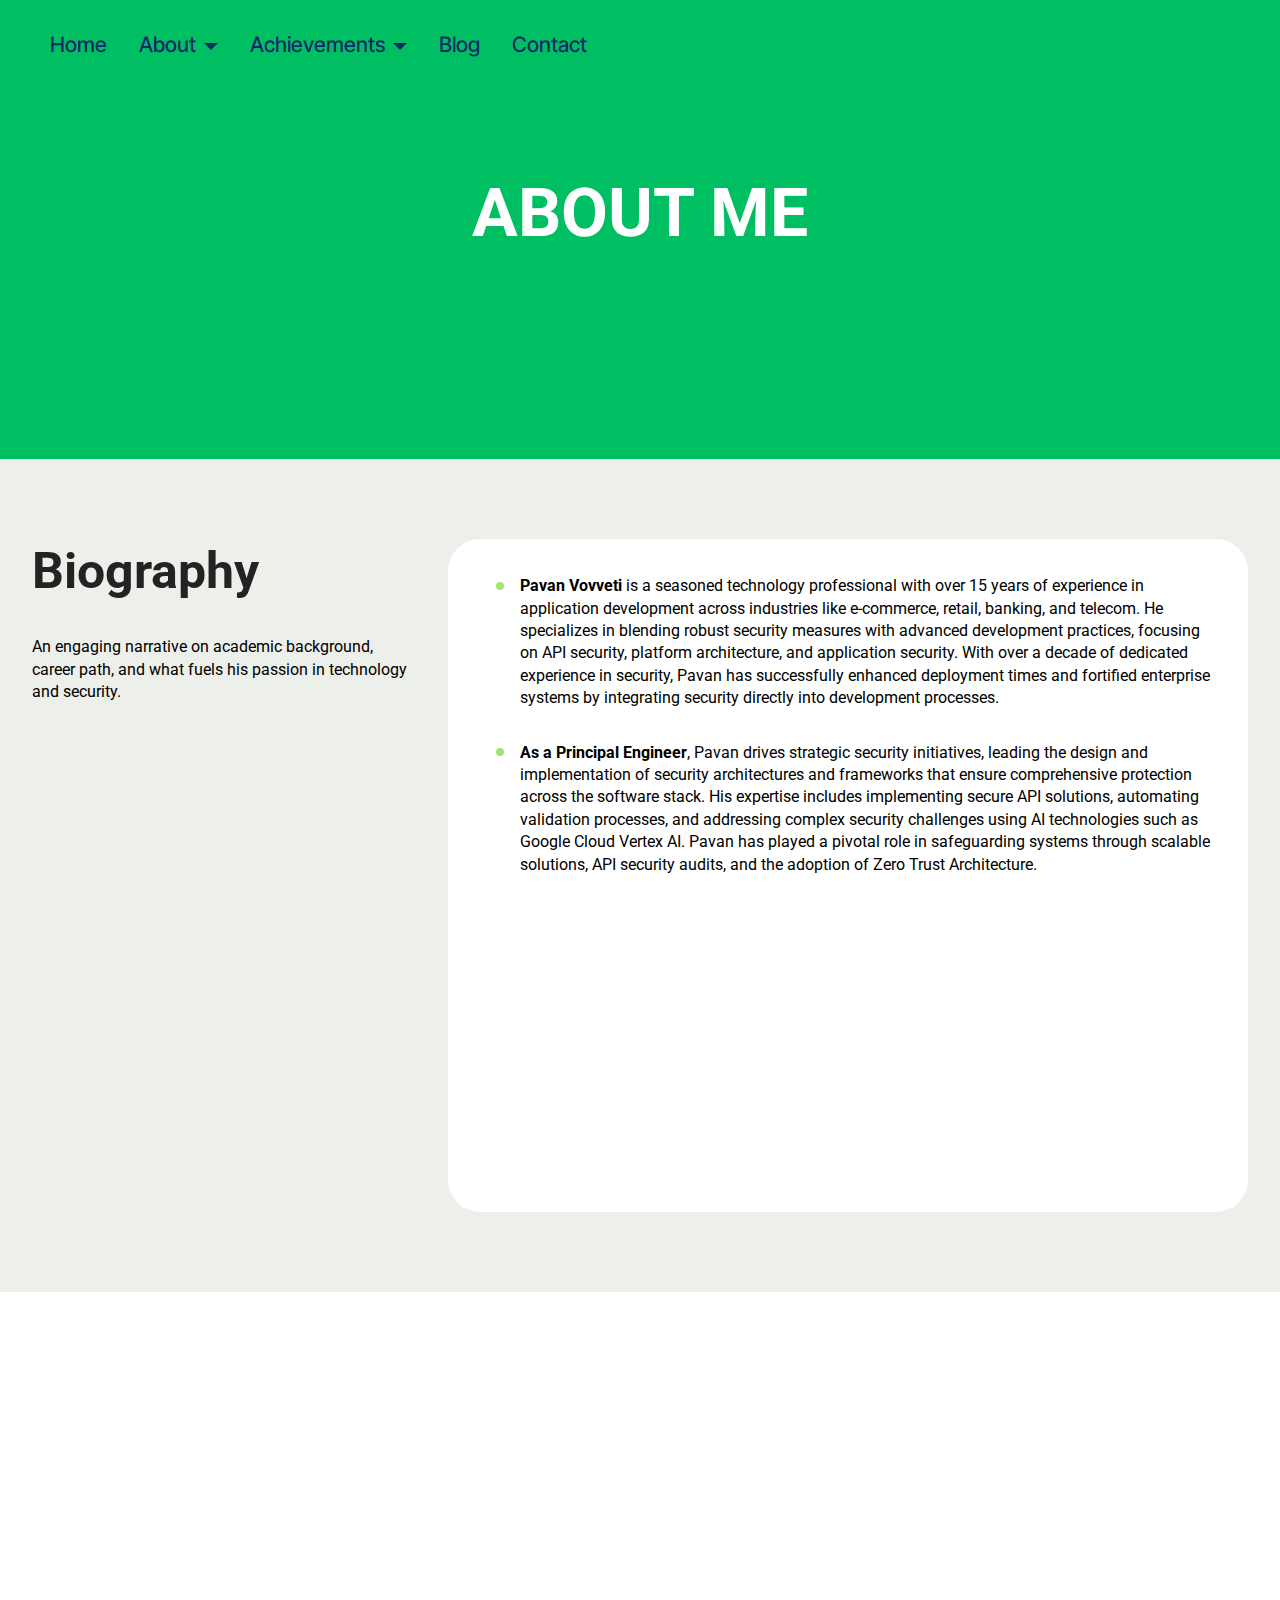
<file: .github/about.html>
<!DOCTYPE html>
<html  >
<head>
  
  <meta charset="UTF-8">
  <meta http-equiv="X-UA-Compatible" content="IE=edge">
  
  <meta name="viewport" content="width=device-width, initial-scale=1, minimum-scale=1">
  <link rel="shortcut icon" href="assets/images/pavan-profile-pic-128x142.png" type="image/x-icon">
  <meta name="description" content="">
  
  
  <title>About</title>
  <link rel="stylesheet" href="assets/web/assets/mobirise-icons2/mobirise2.css">
  <link rel="stylesheet" href="assets/bootstrap/css/bootstrap.min.css">
  <link rel="stylesheet" href="assets/bootstrap/css/bootstrap-grid.min.css">
  <link rel="stylesheet" href="assets/bootstrap/css/bootstrap-reboot.min.css">
  <link rel="stylesheet" href="assets/web/assets/gdpr-plugin/gdpr-styles.css">
  <link rel="stylesheet" href="assets/animatecss/animate.css">
  <link rel="stylesheet" href="assets/dropdown/css/style.css">
  <link rel="stylesheet" href="assets/theme/css/style.css">
  <link rel="preload" href="https://fonts.googleapis.com/css?family=Roboto:100,100i,300,300i,400,400i,500,500i,700,700i,900,900i&display=swap" as="style" onload="this.onload=null;this.rel='stylesheet'">
  <noscript><link rel="stylesheet" href="https://fonts.googleapis.com/css?family=Roboto:100,100i,300,300i,400,400i,500,500i,700,700i,900,900i&display=swap"></noscript>
  <link rel="preload" href="https://fonts.googleapis.com/css?family=Inter+Tight:100,200,300,400,500,600,700,800,900,100i,200i,300i,400i,500i,600i,700i,800i,900i&display=swap" as="style" onload="this.onload=null;this.rel='stylesheet'">
  <noscript><link rel="stylesheet" href="https://fonts.googleapis.com/css?family=Inter+Tight:100,200,300,400,500,600,700,800,900,100i,200i,300i,400i,500i,600i,700i,800i,900i&display=swap"></noscript>
  <link rel="preload" as="style" href="assets/mobirise/css/mbr-additional.css?v=44gbBr"><link rel="stylesheet" href="assets/mobirise/css/mbr-additional.css?v=44gbBr" type="text/css">

  
  
  
</head>
<body>
  
  <section data-bs-version="5.1" class="menu menu6 cid-utdWlxmIul" once="menu" id="menu06-1m">
	

	<nav class="navbar navbar-dropdown opacityScroll navbar-fixed-top navbar-expand-lg">
		<div class="container">
			<div class="navbar-brand">
				
				
			</div>
			<button class="navbar-toggler" type="button" data-toggle="collapse" data-bs-toggle="collapse" data-target="#navbarSupportedContent" data-bs-target="#navbarSupportedContent" aria-controls="navbarNavAltMarkup" aria-expanded="false" aria-label="Toggle navigation">
				<div class="hamburger">
					<span></span>
					<span></span>
					<span></span>
					<span></span>
				</div>
			</button>
			<div class="collapse navbar-collapse opacityScroll" id="navbarSupportedContent">
				<ul class="navbar-nav nav-dropdown nav-right navbar-nav-top-padding" data-app-modern-menu="true"><li class="nav-item">
						<a class="nav-link link text-primary display-4" href="index.html#design-block-SSPQS7USRj">Home</a>
					</li><li class="nav-item dropdown"><a class="nav-link link text-primary dropdown-toggle display-4" href="about.html" data-toggle="dropdown-submenu" data-bs-toggle="dropdown" data-bs-auto-close="outside" aria-expanded="false">About</a><div class="dropdown-menu" aria-labelledby="dropdown-214"><a class="text-primary show dropdown-item display-4" href="about.html#About-Me">About Me</a><a class="text-primary dropdown-item display-4" href="about.html#biography">Biography<br></a><a class="text-primary show dropdown-item display-4" href="about.html#Professional_Timeline">Professional Timeline<br></a><a class="text-primary show dropdown-item display-4" href="about.html#Top-Skills">Top Skills<br></a></div></li>
					<li class="nav-item dropdown">
						<a class="nav-link link text-primary dropdown-toggle display-4" href="achievement.html" aria-expanded="false" data-toggle="dropdown-submenu" data-bs-toggle="dropdown" data-bs-auto-close="outside">Achievements</a><div class="dropdown-menu" aria-labelledby="dropdown-325"><a class="text-primary show dropdown-item display-4" href="achievement.html#header19-1w">Achievements</a><a class="text-primary show dropdown-item display-4" href="achievement.html#Certifications-&-Memberships">Certifications &amp; Memberships</a><a class="text-primary show dropdown-item display-4" href="achievement.html#Publications-&-Contributions-">Publications &amp; Contributions </a><a class="text-primary show dropdown-item display-4" href="achievement.html#Volunteer-Work">Volunteer Work</a></div>
					</li>
					<li class="nav-item">
						<a class="nav-link link text-primary display-4" href="blog.html">Blog</a>
					</li><li class="nav-item"><a class="nav-link link text-primary display-4" href="contact.html">Contact</a></li></ul>
				
				
			</div>
		</div>
	</nav>
</section>

<section data-bs-version="5.1" class="header19 cid-ute0dQ8EhN" id="About-Me">
  

  
  
  <div class="container">
    <div class="row">
      <div class="content-wrap col-12 col-md-9">
        <h1 class="mbr-section-title mbr-fonts-style mb-4 display-1">
          <strong>ABOUT ME</strong></h1>
        
        
        
      </div>
    </div>
  </div>
</section>

<section data-bs-version="5.1" class="article021 cid-ute07BurzJ" id="biography">
    
    <div class="container">
        <div class="row justify-content-center">
            <div class="col-lg-4">
                <div class="col-12 col-md-12">
                    <h5 class="mbr-section-title mbr-fonts-style mt-0 mb-4 display-2"><strong>Biography</strong></h5>
                    <h6 class="mbr-section-subtitle mbr-fonts-style mt-0 mb-4 display-7">An engaging narrative on academic background, career path, and what fuels his passion in technology and security.</h6>
                    
                </div>
            </div>

            <div class="col-lg-8 side-features">
                <div class="item-wrapper align-left">
                    <div class="counter-container mbr-text mbr-fonts-style display-7">
                        <ul>
                            <li><strong>Pavan Vovveti</strong> is a seasoned technology professional with over 15 years of experience in application development across industries like e-commerce, retail, banking, and telecom. He specializes in blending robust security measures with advanced development practices, focusing on API security, platform architecture, and application security. With over a decade of dedicated experience in security, Pavan has successfully enhanced deployment times and fortified enterprise systems by integrating security directly into development processes.
</li><li><strong>As a Principal Engineer</strong>, Pavan drives strategic security initiatives, leading the design and implementation of security architectures and frameworks that ensure comprehensive protection across the software stack. His expertise includes implementing secure API solutions, automating validation processes, and addressing complex security challenges using AI technologies such as Google Cloud Vertex AI. Pavan has played a pivotal role in safeguarding systems through scalable solutions, API security audits, and the adoption of Zero Trust Architecture.
</li><li><strong>In his previous roles,</strong> Pavan has demonstrated technical leadership and innovation, guiding the design and implementation of platform architectures and secure API solutions across various domains. He holds a Master’s degree in Computer Science from Staffordshire University, UK, and is pursuing certifications such as Certified Ethical Hacker (CEH) and Certified AI Transformation Leader (CAITL). Skilled in Java, Python, Spring Boot, and cloud environments (Azure, AWS, and GCP), he is also proficient with security tools like APIGee, GitLab, and Veracode.
</li><li><strong>Pavan’s commitment</strong> to enhancing security, optimizing processes, and driving continuous improvement makes him a valuable asset to forward-thinking organizations. He is passionate about building secure, scalable, and efficient solutions that align with evolving digital ecosystems and regulatory requirements.</li>
                        </ul>
                    </div>
                </div>
            </div>
        </div>
    </div>
</section>

<section data-bs-version="5.1" class="image05 cid-utecfuHLEN" id="image05-1y">    
    
    
    
    <div class="container">
        <div class="row ">
            <div class="col-12 col-lg-8">
                <div class="image-wrapper mb-4">
                    <img class="w-100" src="assets/images/mbr-1695x1130.jpg" alt="Mobirise Website Builder">
                </div>
                
            </div>
            <div class="col-12 col-lg">
                <p class="mbr-side-description mbr-fonts-style mb-0 align-center display-7">
                    In a single click, photographers breathe life into stillness. Every image narrates, crafting stories beyond words. A glance, a landscape, a
                    fleeting moment—each frame etches its own chapter.</p>
            </div>
        </div>
    </div>
</section>

<section data-bs-version="5.1" class="timeline04 cid-ute5utQ4Ww" id="Professional_Timeline">
  

  
  
  <div class="container">
    <div class="row justify-content-center">
      <div class="card col-md-12 col-lg-12">
        <div class="card-wrapper">
          <div class="row justify-content-center">
            <div class="col-12 mb-5 content-head">
              <h3 class="card-title mbr-fonts-style mbr-white mt-3 display-2"><strong>Professional Timeline:</strong>
              </h3>
              <h5 class="mbr-section-subtitle mbr-fonts-style align-center mb-0 mt-4 display-7">A short segment highlighting your interests outside of work (e.g., cycling, conferences, or volunteer work).</h5>
            </div>
          </div>
          <div class="card-box">
            <div class="row justify-content-center item features-without-image mb-5">
              <div class="col-12 col-lg-2">
                <h5 class="mbr-card-title mbr-fonts-style mt-0 mb-3 display-7">06/2023 – present<br>Bellevue, United States
</h5>
              </div>
              <div class="col-12 col-lg-4">
                <h6 class="mbr-card-subtitle mbr-fonts-style mt-0 mb-3 display-7"><strong>Principal software engineer, Core Security
</strong><div><strong>T-Mobile USA Inc.
</strong></div></h6>
              </div>
              <div class="col-md-12 col-lg item-wrapper">
                <p class="mbr-text mbr-fonts-style mt-0 mb-0 display-7">As a Principal Engineer in the Core Security (CoreSec) domain, I am committed to enhancing our organization's security, reliability, and developer productivity. CoreSec
<br>plays a critical role in safeguarding our systems by working closely with the Cyber Security Organization to address security challenges across all layers of software
<br>development.
<br>Work Experience, We tackle complex security issues by developing scalable solutions, automating
<br>validation processes, and ensuring comprehensive security coverage—from API and Application Security to Firewalls, Network Security, and end-to-end protection across
<br>the entire stack. Our continuous improvement mindset drives us to refine and optimize security processes, ensuring they are adaptable to evolving threats. Through relentless
<br>focus on excellence and automation, we help maintain and enhance the organization's long-term resilience and integrity.&nbsp;</p>
              </div>
            </div>
            <div class="row justify-content-center item features-without-image mb-5">
              <div class="col-12 col-lg-2">
                <h5 class="mbr-card-title mbr-fonts-style mt-0 mb-3 display-7">07/2021 – 06/2023<br>Bellevue, United States
</h5>

              </div>
              <div class="col-12 col-lg-4">
                <h6 class="mbr-card-subtitle mbr-fonts-style mt-0 mb-3 display-7"><strong>Lead Dev / Platform Architect / API Security Lead
</strong><div><strong>T-Mobile USA Inc</strong></div></h6>
              </div>
              <div class="col-md-12 col-lg item-wrapper">
                <p class="mbr-text mbr-fonts-style mt-0 mb-0 display-7">The Emerging Technology domain brings market-awareness-driven insights on emerging solutions, such as IoT, driving the relevance of products deployed. It supports
<br>the IoT customer lifecycle and subscription management of non-smartphone products across the business segments by leveraging an in-house-built ET platform in conjunction with the partners to enable the full sales and service experience.
<br><strong>Technologies:</strong> Microservices, Java, Spring Boot, API Security, IoT, Azure, Hystrix, App
<br>Dynamics, APIGee, Oracle, Cassandra, MongoDB, Angular, etc.
                </p>
              </div>
            </div>
            <div class="row justify-content-center item features-without-image mb-5">
              <div class="col-12 col-lg-2">
                <h5 class="mbr-card-title mbr-fonts-style mt-0 mb-3 display-7">02/2019 – 07/2021
<div>Bellevue, United States</div></h5>
              </div>
              <div class="col-12 col-lg-4">
                <h6 class="mbr-card-subtitle mbr-fonts-style mt-0 mb-3 display-7"><strong>Senior software engineer
</strong><div><strong>T-Mobile USA Inc</strong></div></h6>
              </div>
              <div class="col-md-12 col-lg item-wrapper">
                <p class="mbr-text mbr-fonts-style mt-0 mb-0 display-7">As a Senior Engineer at T-Mobile USA Inc., I played a critical role in the Device Financing
<br>Program, leading the integration and development of the New Financial System (NFS) for managing loans and leases. The Device Financing Program is designed to empower
<br>T-Mobile customers by providing flexible and accessible financial solutions for purchasing the latest devices and technology. The NFS replaced legacy systems like
<br>EIP and SAP LAE, ensuring the financial operations within T-Mobile are seamless,secure, and scalable.
<br>This system is the primary record-keeping platform for all FinCo financial instruments, ensuring a comprehensive and accurate financial transaction history. Hosted by Oracle,
<br>the system provides critical functionalities, such as precise payment and credit applications, compliance traceability, and contract management. The integration of the
<br>NFS system with T-Mobile’s broader financial ecosystem ensures efficiency, supports TMobile’s long-term business goals, and lays a solid foundation for future financial
<br>products and market expansion.&nbsp;</p>
              </div>
            </div><div class="row justify-content-center item features-without-image mb-5">
              <div class="col-12 col-lg-2">
                <h5 class="mbr-card-title mbr-fonts-style mt-0 mb-3 display-7">11/2017 – 02/2019<br>Bellevue, United States
</h5>
              </div>
              <div class="col-12 col-lg-4">
                <h6 class="mbr-card-subtitle mbr-fonts-style mt-0 mb-3 display-7"><strong>Senior software engineer
</strong><div><strong>T-Mobile USA Inc
</strong></div></h6>
              </div>
              <div class="col-md-12 col-lg item-wrapper">
                <p class="mbr-text mbr-fonts-style mt-0 mb-0 display-7">The Simple Account Management (SAM) project at T-Mobile was a strategic initiative to revolutionize how postpaid customers manage their accounts. As a Software Engineer, I contributed to developing a seamless, intuitive, and secure interface that enables customers to manage their accounts digitally via the my.T-Mobile.com website or the T-Mobile App. The SAM project aimed to enhance the digital customer experience by simplifying account management, reducing operational costs, and supporting T-Mobile's long-term growth goals. By integrating advanced technology solutions, the SAM project ensured that customers could easily manage their account details, billing, and services through a user-friendly platform, helping to reduce customer churn and improve satisfaction. This project involved collaboration with the Digital Product and Technology (DPM) group within TMobile’s Product and Technology organization to create an experience that aligned with T-Mobile's commitment to innovation, security, and operational efficiency<br><strong>Technologies:</strong> Microservices, Java, Spring Boot, Pivotal Cloud Foundry (PCF),
<br>RabbitMQ, Hystrix, App Dynamics, APIGee, Oracle, Cassandra, MongoDB, Apache
<br>Spark, Docker and PKS.
<br>OpenText, Documentum, DocuSign and e-Sign. Etc.&nbsp;<br></p>
              </div>
            </div><div class="row justify-content-center item features-without-image mb-5">
              <div class="col-12 col-lg-2">
                <h5 class="mbr-card-title mbr-fonts-style mt-0 mb-3 display-7">01/2016 – 03/2017<br>New Jersey, United States</h5>
              </div>
              <div class="col-12 col-lg-4">
                <h6 class="mbr-card-subtitle mbr-fonts-style mt-0 mb-3 display-7"><strong>Lead Developer
</strong><div><strong>Nixsol Inc</strong></div></h6>
              </div>
              <div class="col-md-12 col-lg item-wrapper">
                <p class="mbr-text mbr-fonts-style mt-0 mb-0 display-7"><strong>Project 2: </strong>Consolidated Cart Checkout -- This project, Consolidated Cart, is a multiplephased program that ultimately enhances the wireless ordering and wireline provide flows to create a unified checkout experience with an underlying common cart. It will create back-end infrastructure to support a unified cart and checkout experience for the Wireline and Wireless Online Provider Buy Flows, delivering Persistent Cart functionality.
<br>Credit Risk Systems Manager (CRSM): CRSM will revolutionize the way AT&amp;T conducts credit.<br>
<br><strong>Project 1:&nbsp;</strong>This project will migrate the IRU and CRUs excluded from MyATT Sales, currently serviced on Premier. MyATT Sales will add features needed to support the migration of the remaining IRU customers. MyATT Sales will add the following features to support the migration of these FANs:
<br>Custom Device Pricing, MRC Modifiers, Product Allowances, Split Liability, Corporate Co-Pay, and MyATT Services will add capabilities for both basic IRUs and ServiceDefined Users.
<br><strong>Technologies:</strong> Core Java, J2EE, Microservices, Web Services, Oracle ATG, OSGi,
<br>Apache Karaf, Cassandra, Angular JS, Javascript, JQuery, JSON.&nbsp;<br></p>
              </div>
            </div><div class="row justify-content-center item features-without-image mb-5">
              <div class="col-12 col-lg-2">
                <h5 class="mbr-card-title mbr-fonts-style mt-0 mb-3 display-7">03/2014 – 11/2015<br>Pune, India
</h5>
              </div>
              <div class="col-12 col-lg-4">
                <h6 class="mbr-card-subtitle mbr-fonts-style mt-0 mb-3 display-7"><strong>Senior Software Engineer
</strong><div><strong>HSBC Software Development
</strong></div></h6>
              </div>
              <div class="col-md-12 col-lg item-wrapper">
                <p class="mbr-text mbr-fonts-style mt-0 mb-0 display-7">Service Engineering Tooling is a tool and team that enables engineering teams to realize system integration in SOA and other types of integration. Do automation to achieve architecture independence by generating models (SDM, SDMI, SMAP) to improve productivity by creating artefacts (Message Specification, POJO, Web Services, SOAP, JSON, Spring Integration HA configuration, Cobol, Copybooks, JUnit, LISA Virtualization stubs, Payloads etc.) and to increase quality. Ensure alignments across independently developed systems. Build custom generators for legacy systems and Future State Architecture (FSA) projects.
<br><strong>Technologies:</strong> Core Java, Eclipse Plug-in Development (EMF), Spring, Webservices
<br>(Developed), JSON &amp; SOAP, JBoss, Javascript, Ajax and MySql.<br></p>
              </div>
            </div><div class="row justify-content-center item features-without-image mb-5">
              <div class="col-12 col-lg-2">
                <h5 class="mbr-card-title mbr-fonts-style mt-0 mb-3 display-7">06/2013 – 03/2014
<div>Pune, India</div></h5>
              </div>
              <div class="col-12 col-lg-4">
                <h6 class="mbr-card-subtitle mbr-fonts-style mt-0 mb-3 display-7"><strong>Senior Software Engineer
</strong><div><strong>Experis IT Pvt. Ltd.</strong></div></h6>
              </div>
              <div class="col-md-12 col-lg item-wrapper">
                <p class="mbr-text mbr-fonts-style mt-0 mb-0 display-7">To develop and install modifications to the Direct Delivery DOS systems and Source availability system to provide an alternative method for the order management and flow of processes associated with slow-moving SKUs (A slow-moving/selling SKU has less than 20 disbursements per week for more than 13 ). This change allows slowselling SKUs to be sourced for customer order sales from vendor-managed inventory, thus enabling these slow-selling SKUs currently stocked at the direct delivery facilities to be removed, driving bottom-line cost reductions and improved inventory Work Experience management. This project provides the ability to set specific flow paths for items using an improved hierarchy that the business can maintain and manage.
<br><strong>Technologies:</strong> Core Java, J2ee, Spring, Hibernate, Webservices (Developed), JMS, SOAP, JSON, Angular JS, JSP, JavaScript, Ajax, JQuery, MySQL, JBoss, Windows 7&nbsp;<br></p>
              </div>
            </div><div class="row justify-content-center item features-without-image mb-5">
              <div class="col-12 col-lg-2">
                <h5 class="mbr-card-title mbr-fonts-style mt-0 mb-3 display-7">12/2012 – 06/2013
<div>Pune, India
</div></h5>
              </div>
              <div class="col-12 col-lg-4">
                <h6 class="mbr-card-subtitle mbr-fonts-style mt-0 mb-3 display-7"><strong>Software Engineer
</strong><div><strong>Experis IT Pvt. Ltd.</strong></div></h6>
              </div>
              <div class="col-md-12 col-lg item-wrapper">
                <p class="mbr-text mbr-fonts-style mt-0 mb-0 display-7">The VCP application currently enables the business to charge Vendors for P.O.
<br>(Purchase Order), Invoice generation and Shipping issues to Sears and Kmart
<br>locations. A VCP web tool will be built for users to inquire about and update Vendor Compliance debit and credit charges, create new credit, and update and/or re-process pending, failed and processed debit and credit charges.
<br><strong>Technologies</strong>: Core Java, J2ee, Spring, Hibernate, Webservices, SOAP, JSON, Angular JS, JSP, JavaScript, Ajax, JQuery, MySQL, JBoss, Windows 7<br></p>
              </div>
            </div><div class="row justify-content-center item features-without-image mb-5">
              <div class="col-12 col-lg-2">
                <h5 class="mbr-card-title mbr-fonts-style mt-0 mb-3 display-7">111/2011 – 12/2012
<div>Chennai, India
</div></h5>
              </div>
              <div class="col-12 col-lg-4">
                <h6 class="mbr-card-subtitle mbr-fonts-style mt-0 mb-3 display-7"><strong>Teamware Solutions Pvt.Ltd,
</strong></h6>
              </div>
              <div class="col-md-12 col-lg item-wrapper">
                <p class="mbr-text mbr-fonts-style mt-0 mb-0 display-7">The IMPACT program is a marketing and advertising transformation program
<br>implemented at Sears Holding Corporation for its Market Resource Management (MRM). The project's scope is to build a solution for the MRM application and provide integration solutions (build interfaces) for MRM integration with external applications, vendors, and agencies.
<br>Technologies: Java, Struts 2.x, JSP, JQuery, Web services, Spring, Hibernate, Junit, RSA
<br>7.5, DB2, Teradata, Smart Client and Windows 7&nbsp;<br></p>
              </div>
            </div><div class="row justify-content-center item features-without-image mb-5">
              <div class="col-12 col-lg-2">
                <h5 class="mbr-card-title mbr-fonts-style mt-0 mb-3 display-7">04/2009 – 11/2011
<div>Hyderabad, India
</div></h5>
              </div>
              <div class="col-12 col-lg-4">
                <h6 class="mbr-card-subtitle mbr-fonts-style mt-0 mb-3 display-7"><strong>Enforcing Security in Net Banking Using RSA Algorithm
</strong><div><strong>H-Line Soft Information Technologies Pvt. Ltd.</strong></div></h6>
              </div>
              <div class="col-md-12 col-lg item-wrapper">
                <p class="mbr-text mbr-fonts-style mt-0 mb-0 display-7">Corporate Banking (CB) allows you to provide your corporate banking customers with acomprehensive solution to manage their daily financial transactions. Customers can access their accounts as often as possible and from any Internet-enabled computer.
<br>CB contains two modules: 1. S1Application Manager (SAM) 2. Corporate Banking (CB).
<br>The S1 Application Manager (SAM) is the Admin tool for setting up and managing
<br>S1Banking Solutions applications, including Corporate Banking. S1 Corporate Banking
<br>is a full-featured Internet banking application that delivers comprehensive functionality
<br>specifically targeting corporate owner-operators.
<br>Technologies: Java, Struts2.x, JSP, Servlets, JDBC, MySql and Weblogic<br></p>
              </div>
            </div>
          </div>
        </div>
      </div>
    </div>
  </div>
</section>

<section data-bs-version="5.1" class="numbers01 cid-ute6F2diww" id="Top-Skills">
	
	
	<div class="container">
		<div class="row justify-content-center">
			<div class="col-12 content-head">
				<div class="mbr-section-head mb-5">
					<h4 class="mbr-section-title mbr-fonts-style align-center mb-0 display-2">
						<strong>Top Skills</strong></h4>
					
					
				</div>
			</div>
		</div>
		<div class="row">
			<div class="item features-without-image col-12 col-md-6 col-lg-3 active">
				<div class="item-wrapper">
					<div class="item-content">
						<h5 class="mbr-card-title mbr-fonts-style mt-0 mb-3 mbr-number display-1">
							<strong>01</strong></h5>
						<h4 class="card-title mbr-fonts-style display-5"><strong>Security &amp; Compliance</strong></h4>
						<p class="card-text mbr-fonts-style mt-0 mb-3 display-7">
							API Security, Application Security, Authentication &amp; Authorization.
						</p>
						
					</div>

				</div>
			</div>
			<div class="item features-without-image col-12 col-md-6 col-lg-3">
				<div class="item-wrapper">
					<div class="item-content">
						<h5 class="mbr-card-title mbr-fonts-style mt-0 mb-3 mbr-number display-1">
							<strong>02</strong></h5>
						<h4 class="card-title mbr-fonts-style display-5"><strong>Architecture &amp; Development</strong></h4>
						<p class="card-text mbr-fonts-style mt-0 mb-3 display-7">
							Platform Architecture, Microservices, Java, Spring Boot.</p>
						
					</div>

				</div>
			</div>
			<div class="item features-without-image col-12 col-md-6 col-lg-3">
				<div class="item-wrapper">
					<div class="item-content">
						<h5 class="mbr-card-title mbr-fonts-style mt-0 mb-3 mbr-number display-1">
							<strong>03</strong></h5>
						<h4 class="card-title mbr-fonts-style display-5"><strong>Cloud &amp; DevOps</strong></h4>
						<p class="card-text mbr-fonts-style mt-0 mb-3 display-7">
							AWS, GCP Vertex AI, Docker, Kubernetes, Pivotal Cloud Foundry
						</p>
						
					</div>
				</div>
			</div>
      <div class="item features-without-image col-12 col-md-6 col-lg-3">
				<div class="item-wrapper">
					<div class="item-content">
						<h5 class="mbr-card-title mbr-fonts-style mt-0 mb-3 mbr-number display-1">
							<strong>04</strong>
						</h5>
						<h4 class="card-title mbr-fonts-style display-5"><strong>Data Management</strong></h4>
						<p class="card-text mbr-fonts-style mt-0 mb-3 display-7">
							MongoDB, Cassandra, PostgreSQL, Snowflake.
						</p>
						
					</div>
				</div>
			</div>
		</div>
	</div>
</section>

<section data-bs-version="5.1" class="numbers01 cid-ute9otzpeH" id="numbers01-1v">
	
	
	<div class="container">
		<div class="row justify-content-center">
			<div class="col-12 content-head">
				
			</div>
		</div>
		<div class="row">
			<div class="item features-without-image col-12 col-md-6 col-lg-3 active">
				<div class="item-wrapper">
					<div class="item-content">
						<h5 class="mbr-card-title mbr-fonts-style mt-0 mb-3 mbr-number display-1">
							<strong>05</strong></h5>
						<h4 class="card-title mbr-fonts-style display-5"><strong>&nbsp;Project Examples</strong></h4>
						<p class="card-text mbr-fonts-style mt-0 mb-3 display-7">
							Link key skills to notable projects for credibility. 
						</p>
						
					</div>

				</div>
			</div>
			<div class="item features-without-image col-12 col-md-6 col-lg-3">
				<div class="item-wrapper">
					<div class="item-content">
						<h5 class="mbr-card-title mbr-fonts-style mt-0 mb-3 mbr-number display-1">
							<strong>06</strong></h5>
						<h4 class="card-title mbr-fonts-style display-5"><strong>&nbsp;Tools &amp; Frameworks</strong></h4>
						<p class="card-text mbr-fonts-style mt-0 mb-3 display-7">
							Highlight specific tools like Hystrix, AppDynamics, Redis, Hazelcast.
						</p>
						
					</div>

				</div>
			</div>
			
      
		</div>
	</div>
</section>

<section data-bs-version="5.1" class="footer4 cid-utehnSBZRZ" once="footers" id="footer04-2a">

    

    

    <div class="container">
        <div class="media-container-row align-center mbr-white">
            <div class="col-12">
                <p class="mbr-text mb-0 mbr-fonts-style display-7">
                    © Copyright 2024 Gk Versoza</p>
            </div>
        </div>
    </div>
</section><section><a href="https://mobiri.se"></a><a href="https://mobiri.se"></a></section><script src="assets/witsec-jquery-3.6.0/jquery-3.6.0.min.js"></script>  <script src="assets/bootstrap/js/bootstrap.bundle.min.js"></script>  <script src="assets/smoothscroll/smooth-scroll.js"></script>  <script src="assets/ytplayer/index.js"></script>  <script src="assets/dropdown/js/navbar-dropdown.js"></script>  <script src="assets/theme/js/script.js"></script>  
  
  
  <input name="animation" type="hidden">
  </body>
</html>
</file>
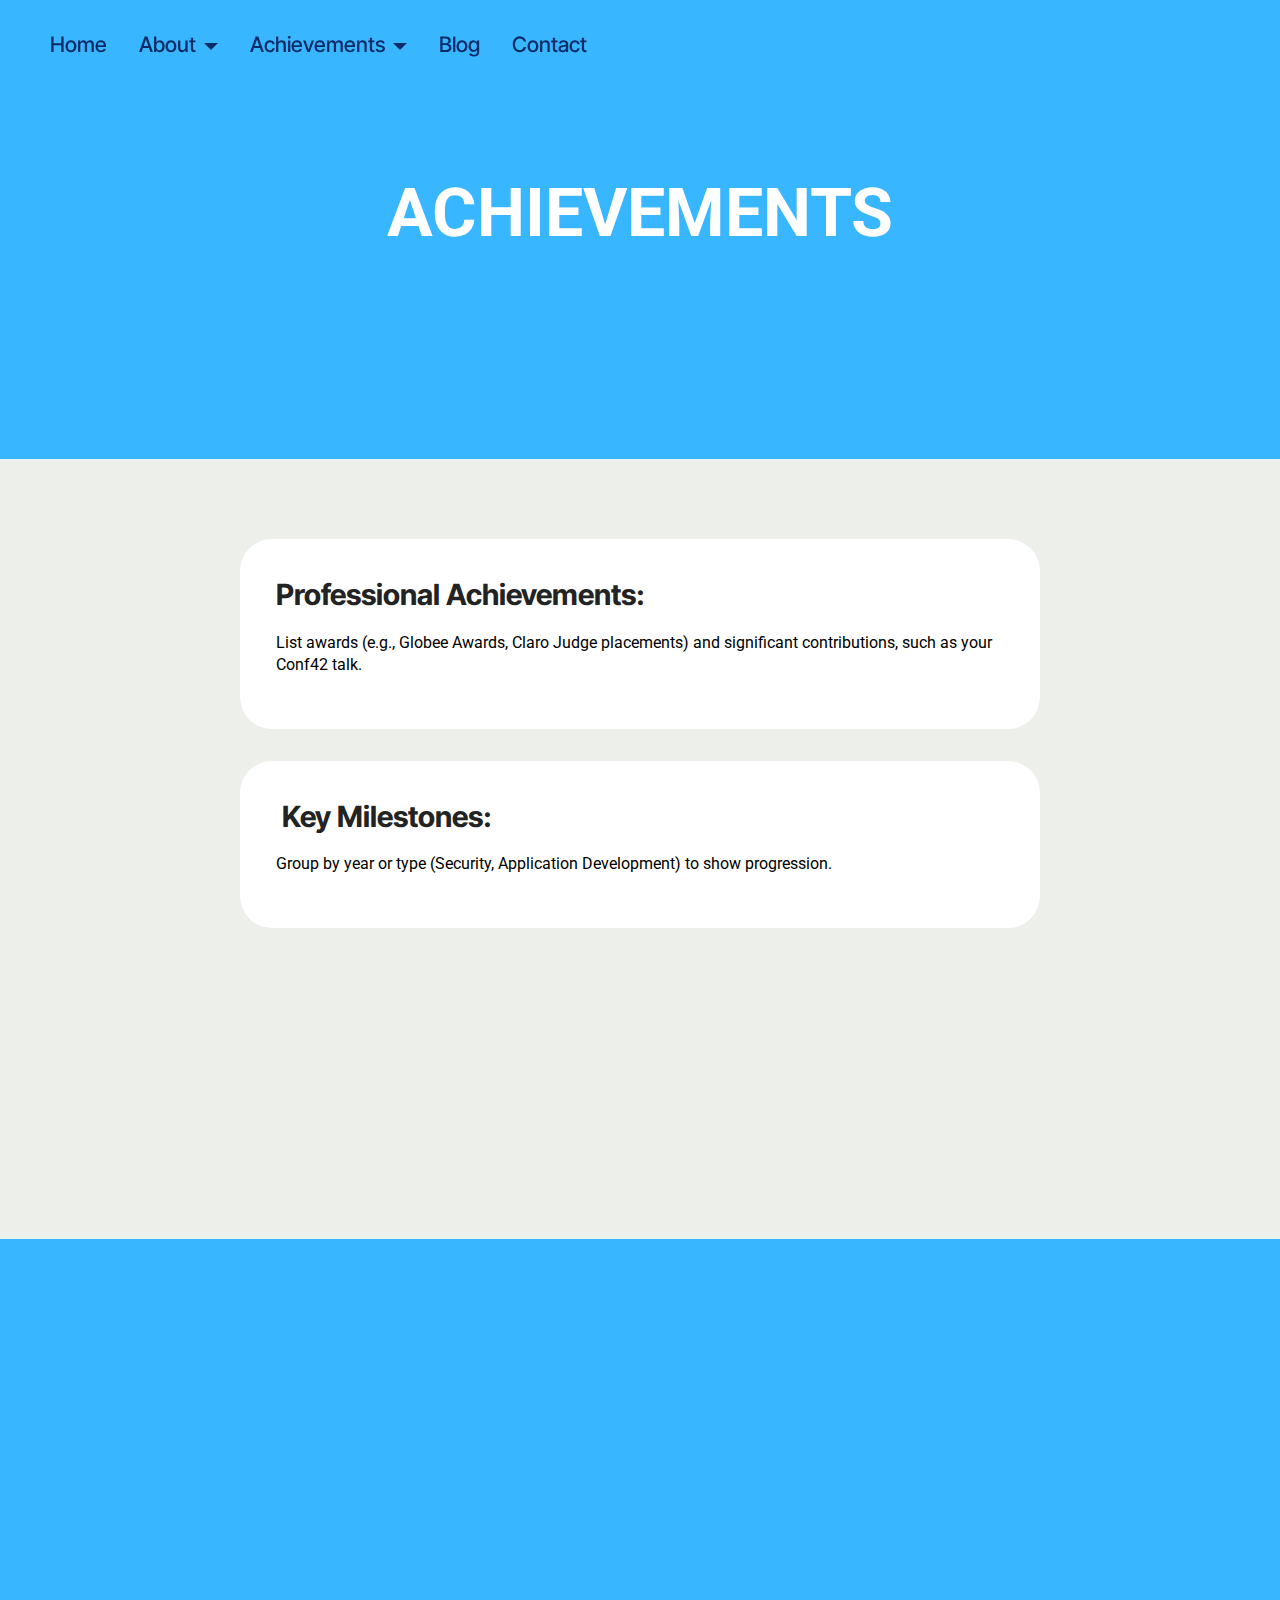
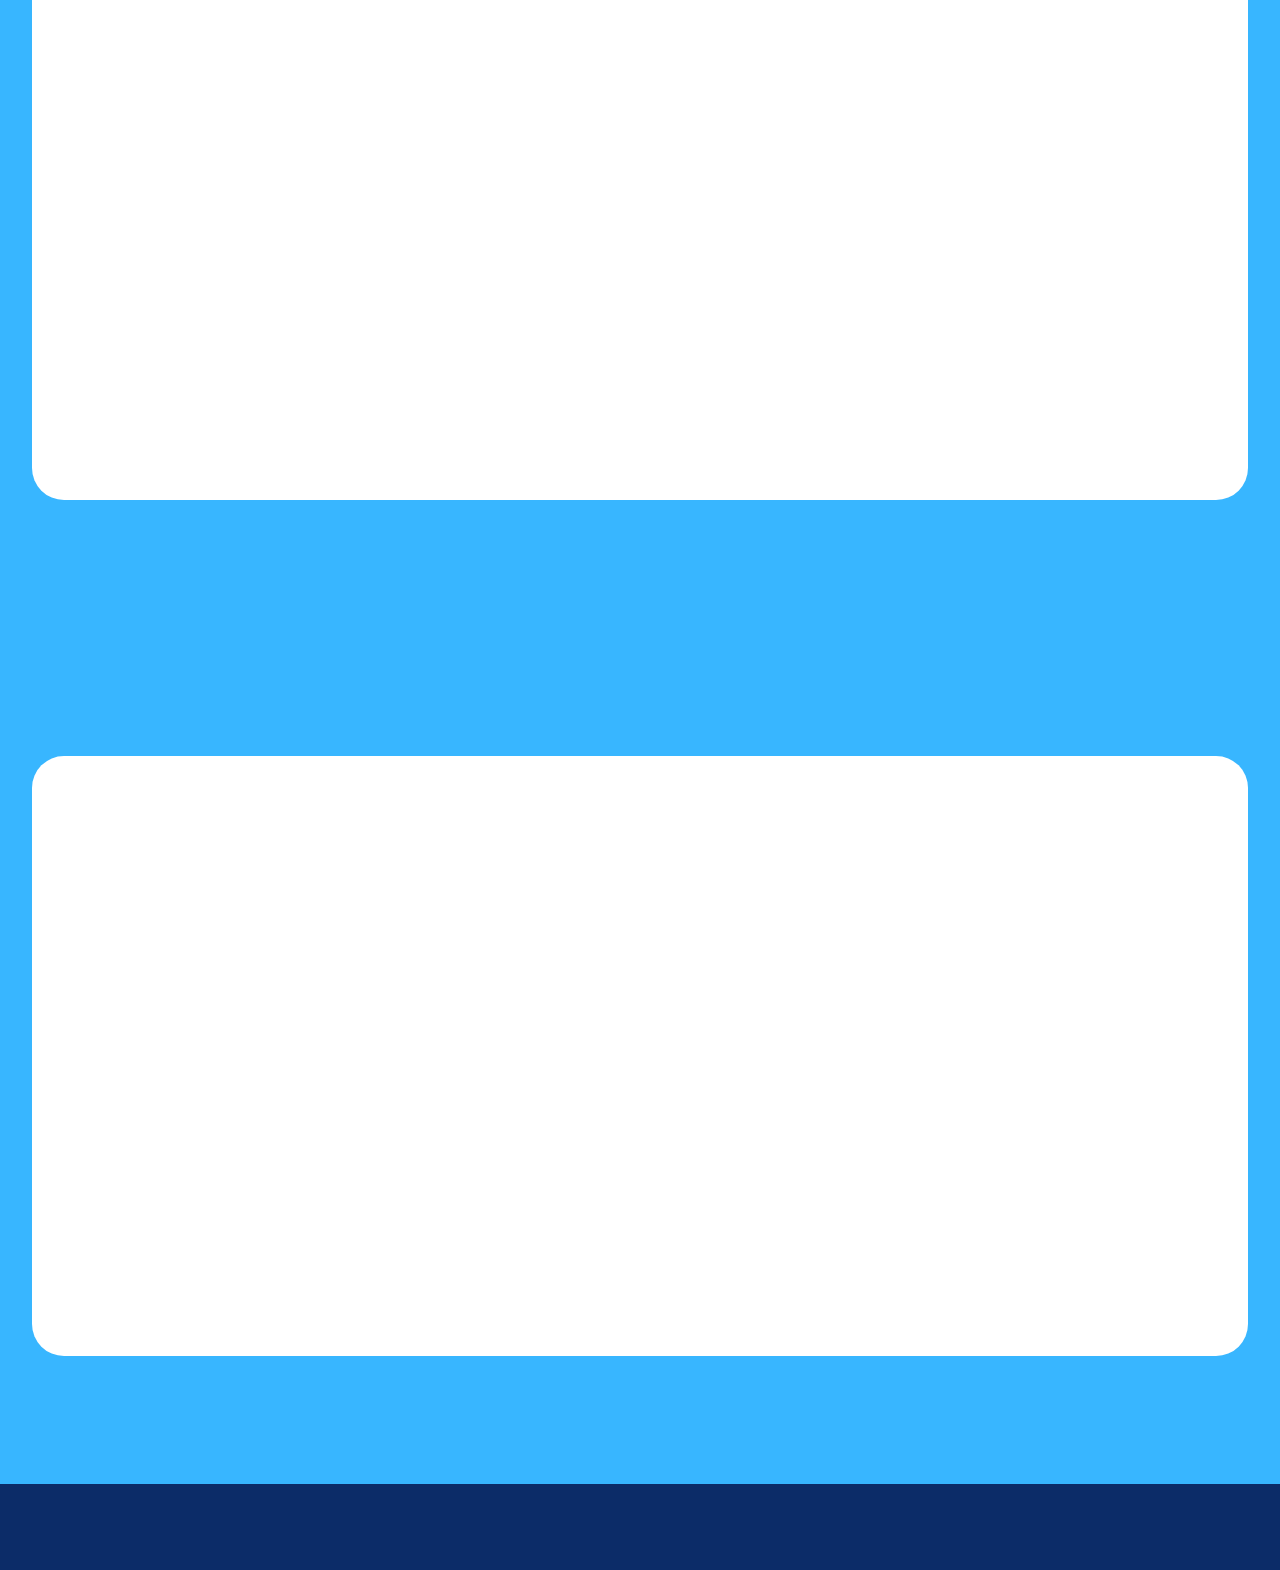
<file: .github/achievement.html>
<!DOCTYPE html>
<html  >
<head>
  
  <meta charset="UTF-8">
  <meta http-equiv="X-UA-Compatible" content="IE=edge">
  
  <meta name="viewport" content="width=device-width, initial-scale=1, minimum-scale=1">
  <link rel="shortcut icon" href="assets/images/pavan-profile-pic-128x142.png" type="image/x-icon">
  <meta name="description" content="">
  
  
  <title>Achievement</title>
  <link rel="stylesheet" href="assets/web/assets/mobirise-icons2/mobirise2.css">
  <link rel="stylesheet" href="assets/bootstrap/css/bootstrap.min.css">
  <link rel="stylesheet" href="assets/bootstrap/css/bootstrap-grid.min.css">
  <link rel="stylesheet" href="assets/bootstrap/css/bootstrap-reboot.min.css">
  <link rel="stylesheet" href="assets/web/assets/gdpr-plugin/gdpr-styles.css">
  <link rel="stylesheet" href="assets/animatecss/animate.css">
  <link rel="stylesheet" href="assets/dropdown/css/style.css">
  <link rel="stylesheet" href="assets/theme/css/style.css">
  <link rel="preload" href="https://fonts.googleapis.com/css?family=Roboto:100,100i,300,300i,400,400i,500,500i,700,700i,900,900i&display=swap" as="style" onload="this.onload=null;this.rel='stylesheet'">
  <noscript><link rel="stylesheet" href="https://fonts.googleapis.com/css?family=Roboto:100,100i,300,300i,400,400i,500,500i,700,700i,900,900i&display=swap"></noscript>
  <link rel="preload" href="https://fonts.googleapis.com/css?family=Inter+Tight:100,200,300,400,500,600,700,800,900,100i,200i,300i,400i,500i,600i,700i,800i,900i&display=swap" as="style" onload="this.onload=null;this.rel='stylesheet'">
  <noscript><link rel="stylesheet" href="https://fonts.googleapis.com/css?family=Inter+Tight:100,200,300,400,500,600,700,800,900,100i,200i,300i,400i,500i,600i,700i,800i,900i&display=swap"></noscript>
  <link rel="preload" as="style" href="assets/mobirise/css/mbr-additional.css?v=Do6j3e"><link rel="stylesheet" href="assets/mobirise/css/mbr-additional.css?v=Do6j3e" type="text/css">

  
  
  
</head>
<body>
  
  <section data-bs-version="5.1" class="menu menu6 cid-utdWlxmIul" once="menu" id="menu06-1q">
	

	<nav class="navbar navbar-dropdown opacityScroll navbar-fixed-top navbar-expand-lg">
		<div class="container">
			<div class="navbar-brand">
				
				
			</div>
			<button class="navbar-toggler" type="button" data-toggle="collapse" data-bs-toggle="collapse" data-target="#navbarSupportedContent" data-bs-target="#navbarSupportedContent" aria-controls="navbarNavAltMarkup" aria-expanded="false" aria-label="Toggle navigation">
				<div class="hamburger">
					<span></span>
					<span></span>
					<span></span>
					<span></span>
				</div>
			</button>
			<div class="collapse navbar-collapse opacityScroll" id="navbarSupportedContent">
				<ul class="navbar-nav nav-dropdown nav-right navbar-nav-top-padding" data-app-modern-menu="true"><li class="nav-item">
						<a class="nav-link link text-primary display-4" href="index.html#design-block-SSPQS7USRj">Home</a>
					</li><li class="nav-item dropdown"><a class="nav-link link text-primary dropdown-toggle display-4" href="about.html" data-toggle="dropdown-submenu" data-bs-toggle="dropdown" data-bs-auto-close="outside" aria-expanded="false">About</a><div class="dropdown-menu" aria-labelledby="dropdown-214"><a class="text-primary show dropdown-item display-4" href="about.html#About-Me">About Me</a><a class="text-primary dropdown-item display-4" href="about.html#biography">Biography<br></a><a class="text-primary show dropdown-item display-4" href="about.html#Professional_Timeline">Professional Timeline<br></a><a class="text-primary show dropdown-item display-4" href="about.html#Top-Skills">Top Skills<br></a></div></li>
					<li class="nav-item dropdown">
						<a class="nav-link link text-primary dropdown-toggle display-4" href="achievement.html" aria-expanded="false" data-toggle="dropdown-submenu" data-bs-toggle="dropdown" data-bs-auto-close="outside">Achievements</a><div class="dropdown-menu" aria-labelledby="dropdown-325"><a class="text-primary show dropdown-item display-4" href="achievement.html#header19-1w">Achievements</a><a class="text-primary show dropdown-item display-4" href="achievement.html#Certifications-&-Memberships">Certifications &amp; Memberships</a><a class="text-primary show dropdown-item display-4" href="achievement.html#Publications-&-Contributions-">Publications &amp; Contributions </a><a class="text-primary show dropdown-item display-4" href="achievement.html#Volunteer-Work">Volunteer Work</a></div>
					</li>
					<li class="nav-item">
						<a class="nav-link link text-primary display-4" href="blog.html">Blog</a>
					</li><li class="nav-item"><a class="nav-link link text-primary display-4" href="contact.html">Contact</a></li></ul>
				
				
			</div>
		</div>
	</nav>
</section>

<section data-bs-version="5.1" class="header19 cid-uteaZOGA2R" id="header19-1w">
  

  
  
  <div class="container">
    <div class="row">
      <div class="content-wrap col-12 col-md-9">
        <h1 class="mbr-section-title mbr-fonts-style mb-4 display-1">
          <strong>ACHIEVEMENTS</strong></h1>
        
        
        
      </div>
    </div>
  </div>
</section>

<section data-bs-version="5.1" class="list05 cid-utecAX5IAf" id="Achievements">
    
    <div class="container">
        
        <div class="row justify-content-center ">
            <div class="col-12 col-lg-8">
                <div class="item features-without-image col-12 active">
                    <div class="item-wrapper">
                        <h5 class="mbr-card-title mbr-fonts-style mt-0 mb-3 display-5"><strong>Professional Achievements:</strong></h5>
                        <p class="mbr-text mbr-fonts-style mt-0 mb-3 display-7">
                            List awards (e.g., Globee Awards, Claro Judge placements) and significant contributions, such as your Conf42 talk.
                        </p>
                    </div>
                </div>
                <div class="item features-without-image col-12">
                    <div class="item-wrapper">
                        <h5 class="mbr-card-title mbr-fonts-style mt-0 mb-3 display-5"><strong>&nbsp;Key Milestones:</strong></h5>
                        <p class="mbr-text mbr-fonts-style mt-0 mb-3 display-7">
                            Group by year or type (Security, Application Development) to show progression.&nbsp;</p>
                    </div>
                </div>
                <div class="item features-without-image col-12">
                    <div class="item-wrapper">
                        <h5 class="mbr-card-title mbr-fonts-style mt-0 mb-3 display-5">
                            <strong>Visuals:</strong></h5>
                        <p class="mbr-text mbr-fonts-style mt-0 mb-3 display-7">
                            Use award icons or certificates to enhance visual appeal.
                        </p>
                    </div>
                </div>
            </div>
        </div>
    </div>
</section>

<section data-bs-version="5.1" class="news06 cid-uteeorh0X2" id="Certifications-&amp;-Memberships">
  

  
  

  <div class="container">
    <div class="row justify-content-center">
      <div class="col-12 mb-5 content-head">
        <h3 class="mbr-fonts-style align-center mb-0 mbr-section-maintitle display-2"><strong>Certifications &amp; Memberships</strong></h3>
        
      </div>
    </div>
    <div class="row justify-content-center align-items-center item features-image">
      <div class="col-12 ">
        <div class="item-wrapper">
          <div class="row">
            <div class="col-12 col-md-12 col-lg-6 image-wrapper">
              <img class="w-100" src="assets/images/mbr-1256x837.jpg" alt="Mobirise Website Builder">
            </div>
            <div class="col-12 col-lg col-md-12">
              <div class="text-wrapper align-left">
                <h5 class="mbr-section-title mbr-fonts-style mb-3 display-5"><strong>Certifications:&nbsp;</strong></h5>
                
                <p class="mbr-text mbr-fonts-style mb-3 display-7">
                   Include issuing bodies and dates for each certification (e.g., CEH, SAFe PO/PM)..
                </p>
                <div class="mbr-section-btn mt-3">
                  <a class="btn btn-lg btn-white display-7" href="https://mobiri.se">
                    Learn more
                  </a>
                </div>
              </div>
            </div>
          </div>
        </div>
      </div>
    </div>
    <div class="row justify-content-center align-items-center item features-image">
      <div class="col-12">
        <div class="item-wrapper">
          <div class="row">
            <div class="col-12 col-md-12 col-lg-6 image-wrapper">
              <img class="w-100" src="assets/images/mbr-1-1256x837.jpg" alt="Mobirise Website Builder">
            </div>
            <div class="col-12 col-lg col-md-12">
              <div class="text-wrapper align-left">
                <h5 class="mbr-section-title mbr-fonts-style mb-3 display-5">
                  <strong>Memberships</strong>
                </h5>
                
                <p class="mbr-text mbr-fonts-style mb-3 display-7">
                   A separate subsection for memberships (Senior IEEE, Fellow IETE, IAEME) and affiliations in progress (BCS).
                </p>
                <div class="mbr-section-btn mt-3">
                  <a class="btn btn-lg btn-white display-7" href="https://mobiri.se">Learn more</a>
                </div>
              </div>
            </div>
          </div>
        </div>
      </div>
    </div>
  </div>
</section>

<section data-bs-version="5.1" class="news07 cid-utef1HGw5b" id="Publications-&amp;-Contributions-">
    
    <div class="container">
        <div class="col-12 mb-5 content-head">
            <h3 class="mbr-section-title mbr-fonts-style align-center mb-0 display-2"><strong>Publications &amp; Contributions&nbsp;</strong></h3>
            
        </div>
        <div class="row justify-content-center ">
            <div class="col-12 col-lg-8">
                <div class="item features-without-image col-12 active">
                    <div class="item-wrapper card-wrapper">
                        <div class="card text-content">
                            <h5 class="mbr-card-title mbr-fonts-style mt-0 mb-3 display-5"><strong>Scholarly Articles</strong></h5>
                            
                            <p class="mbr-text mbr-fonts-style mt-0 mb-3 display-7">Summarize each publication with a link to full content or PDFs.
                            </p>
                            <div class="mbr-section-btn">
                                <a class="btn btn-white display-7" href="https://mobiri.se">
                                    Learn more</a>
                            </div>
                        </div>
                        <div class="image-wrapper d-flex justify-content-center">
                            <img src="assets/images/mbr-1695x950.jpg" alt="Mobirise Website Builder" data-slide-to="1" data-bs-slide-to="1">
                        </div>
                    </div>
                </div>
            </div>
        </div>
    </div>
</section>

<section data-bs-version="5.1" class="news07 cid-uti1IBiYy4" id="news07-2b">
    
    <div class="container">
        
        <div class="row justify-content-center ">
            <div class="col-12 col-lg-8">
                <div class="item features-without-image col-12 active">
                    <div class="item-wrapper card-wrapper">
                        <div class="card text-content">
                            <h5 class="mbr-card-title mbr-fonts-style mt-0 mb-3 display-5"><strong>Contributions</strong></h5>
                            
                            <p class="mbr-text mbr-fonts-style mt-0 mb-3 display-7">Mention judging roles, peer review certificates, and industry contributions, organized with bullet points or cards.
                            </p>
                            <div class="mbr-section-btn">
                                <a class="btn btn-white display-7" href="https://mobiri.se">
                                    Learn more</a>
                            </div>
                        </div>
                        <div class="image-wrapper d-flex justify-content-center">
                            <img src="assets/images/mbr-1695x1209.png" alt="Mobirise Website Builder" data-slide-to="1" data-bs-slide-to="1">
                        </div>
                    </div>
                </div>
            </div>
        </div>
    </div>
</section>

<section data-bs-version="5.1" class="features024 cid-uti234GEvT" id="Research-and-Thought">
  

  
  

  <div class="container">
    <div class="row justify-content-center align-items-center">
      <div class="col-12">
        <div class="card-wrapper">
          <div class="row">
            <div class="col-12 col-md-12 col-lg-6 image-wrapper">
              <img class="w-100" src="assets/images/mbr-1256x797.jpg" alt="Mobirise Website Builder">
            </div>
            <div class="col-12 col-lg col-md-12">
              <div class="text-wrapper align-left">
                <h5 class="mbr-section-title mbr-fonts-style mb-4 display-2"><strong>Research &amp; Thought Leadership</strong></h5>
                
                <p class="mbr-text mbr-fonts-style mb-4 display-7">
                  Link articles or journal mentions to showcase academic impact.
                </p>
                <div class="mbr-section-btn mt-3"><a class="btn btn-lg btn-primary display-7" href="https://mobiri.se">Learn More</a></div>
              </div>
            </div>
          </div>
        </div>
      </div>
    </div>
  </div>
</section>

<section data-bs-version="5.1" class="features024 cid-utefRhBKw0" id="Volunteer-Work">
  

  
  

  <div class="container">
    <div class="row justify-content-center align-items-center">
      <div class="col-12">
        <div class="card-wrapper">
          <div class="row">
            <div class="col-12 col-md-12 col-lg-6 image-wrapper">
              <img class="w-100" src="assets/images/mbr-2-1256x837.jpg" alt="Mobirise Website Builder">
            </div>
            <div class="col-12 col-lg col-md-12">
              <div class="text-wrapper align-left">
                <h5 class="mbr-section-title mbr-fonts-style mb-4 display-2"><strong>Volunteer Work&nbsp;</strong></h5>
                
                <p class="mbr-text mbr-fonts-style mb-4 display-7">
                  Community Engagement: Brief descriptions of mentoring, nonprofit involvement, or volunteer roles. • Impact Stories: Add a few sentences on how specific activities have shaped your professional perspective.
                </p>
                <div class="mbr-section-btn mt-3"><a class="btn btn-lg btn-primary display-7" href="https://mobiri.se">Learn More</a></div>
              </div>
            </div>
          </div>
        </div>
      </div>
    </div>
  </div>
</section>

<section data-bs-version="5.1" class="footer4 cid-utehnSBZRZ" once="footers" id="footer04-2a">

    

    

    <div class="container">
        <div class="media-container-row align-center mbr-white">
            <div class="col-12">
                <p class="mbr-text mb-0 mbr-fonts-style display-7">
                    © Copyright 2024 Gk Versoza</p>
            </div>
        </div>
    </div>
</section><section><a href="https://mobiri.se"></a><a href="https://mobiri.se"></a></section><script src="assets/witsec-jquery-3.6.0/jquery-3.6.0.min.js"></script>  <script src="assets/bootstrap/js/bootstrap.bundle.min.js"></script>  <script src="assets/smoothscroll/smooth-scroll.js"></script>  <script src="assets/ytplayer/index.js"></script>  <script src="assets/dropdown/js/navbar-dropdown.js"></script>  <script src="assets/theme/js/script.js"></script>  
  
  
  <input name="animation" type="hidden">
  </body>
</html>
</file>
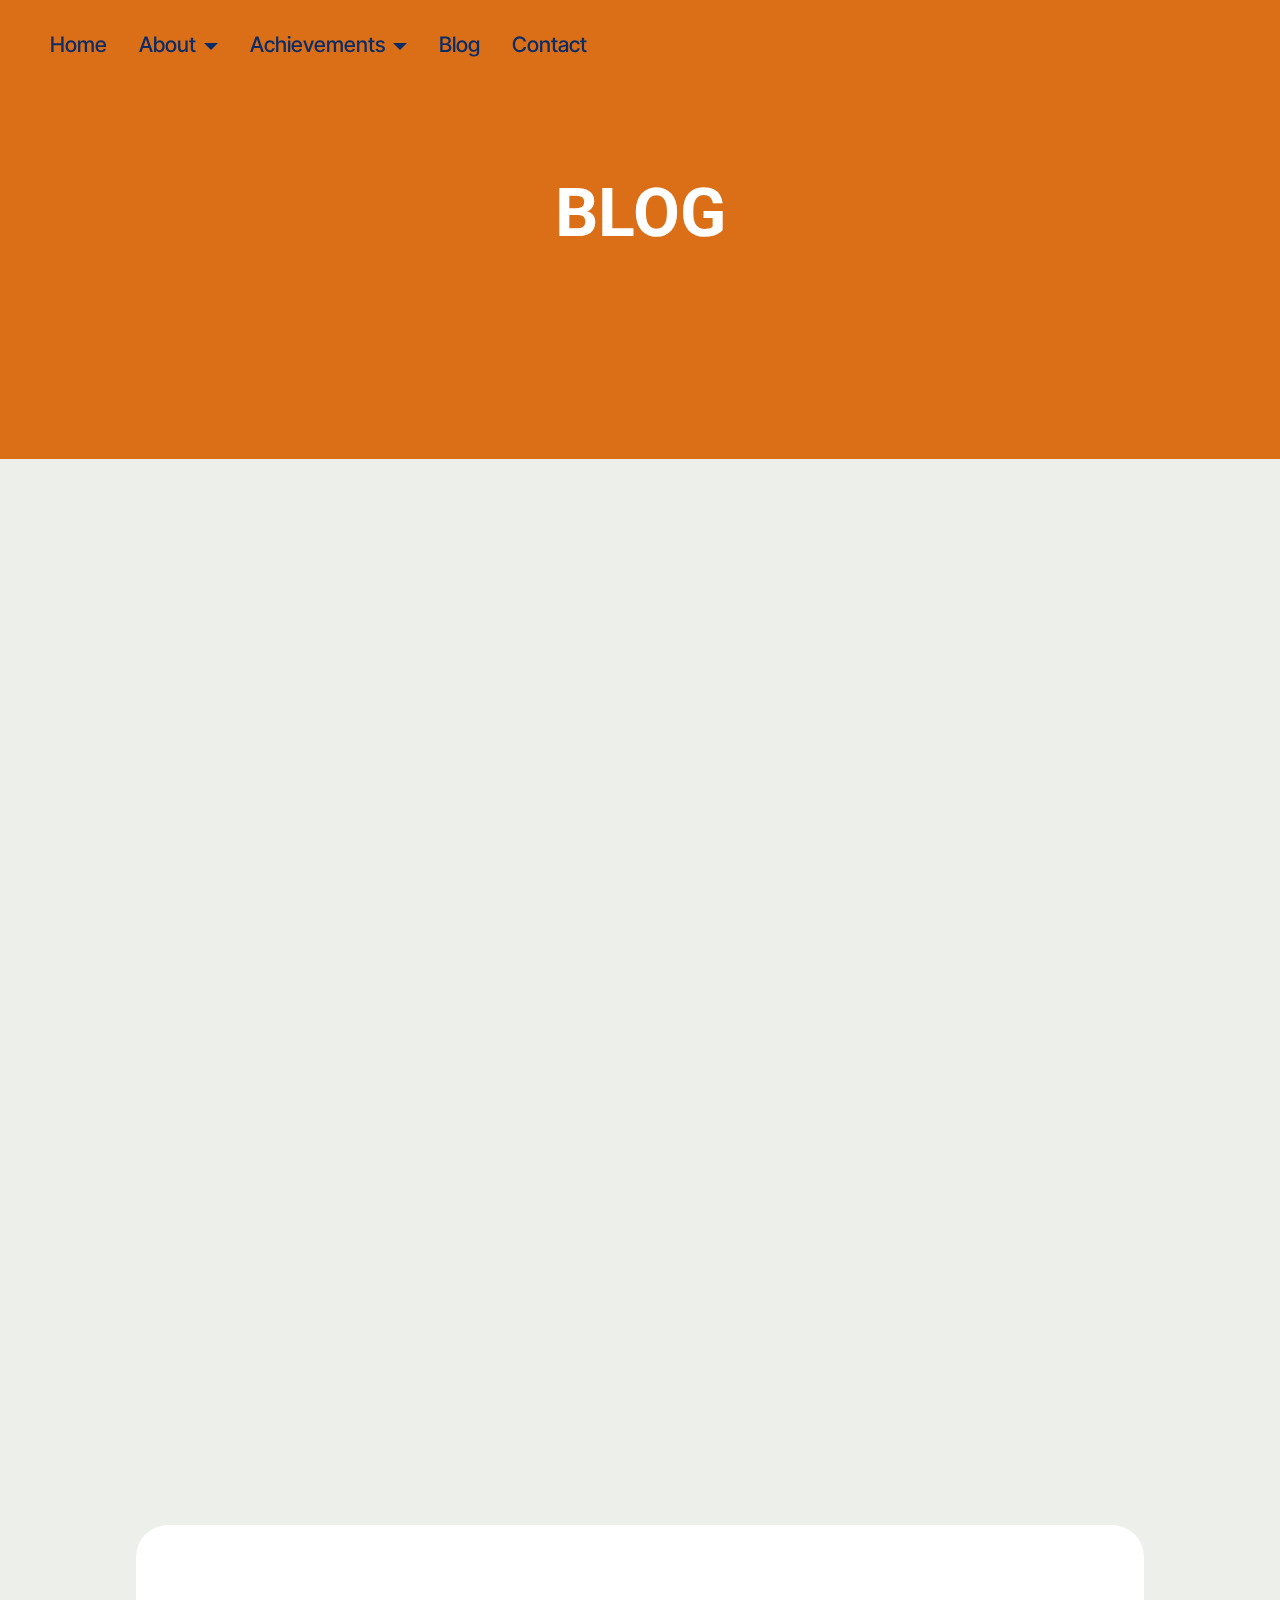
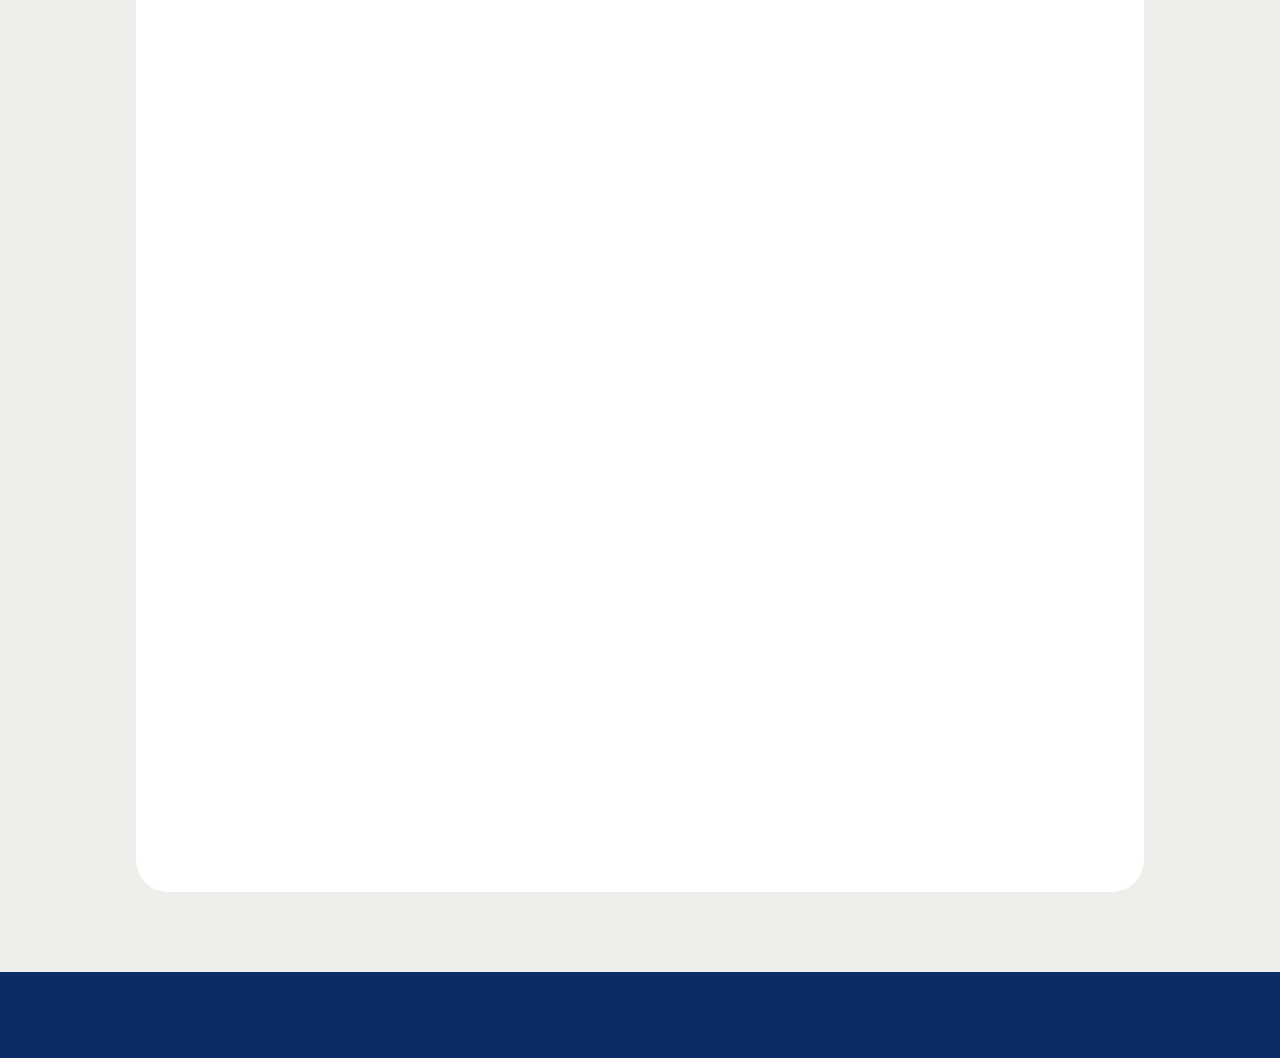
<file: .github/blog.html>
<!DOCTYPE html>
<html  >
<head>
  
  <meta charset="UTF-8">
  <meta http-equiv="X-UA-Compatible" content="IE=edge">
  
  <meta name="viewport" content="width=device-width, initial-scale=1, minimum-scale=1">
  <link rel="shortcut icon" href="assets/images/pavan-profile-pic-128x142.png" type="image/x-icon">
  <meta name="description" content="">
  
  
  <title>Blog</title>
  <link rel="stylesheet" href="assets/web/assets/mobirise-icons2/mobirise2.css">
  <link rel="stylesheet" href="assets/bootstrap/css/bootstrap.min.css">
  <link rel="stylesheet" href="assets/bootstrap/css/bootstrap-grid.min.css">
  <link rel="stylesheet" href="assets/bootstrap/css/bootstrap-reboot.min.css">
  <link rel="stylesheet" href="assets/web/assets/gdpr-plugin/gdpr-styles.css">
  <link rel="stylesheet" href="assets/animatecss/animate.css">
  <link rel="stylesheet" href="assets/dropdown/css/style.css">
  <link rel="stylesheet" href="assets/theme/css/style.css">
  <link rel="preload" href="https://fonts.googleapis.com/css?family=Roboto:100,100i,300,300i,400,400i,500,500i,700,700i,900,900i&display=swap" as="style" onload="this.onload=null;this.rel='stylesheet'">
  <noscript><link rel="stylesheet" href="https://fonts.googleapis.com/css?family=Roboto:100,100i,300,300i,400,400i,500,500i,700,700i,900,900i&display=swap"></noscript>
  <link rel="preload" href="https://fonts.googleapis.com/css?family=Inter+Tight:100,200,300,400,500,600,700,800,900,100i,200i,300i,400i,500i,600i,700i,800i,900i&display=swap" as="style" onload="this.onload=null;this.rel='stylesheet'">
  <noscript><link rel="stylesheet" href="https://fonts.googleapis.com/css?family=Inter+Tight:100,200,300,400,500,600,700,800,900,100i,200i,300i,400i,500i,600i,700i,800i,900i&display=swap"></noscript>
  <link rel="preload" as="style" href="assets/mobirise/css/mbr-additional.css?v=0IXO3L"><link rel="stylesheet" href="assets/mobirise/css/mbr-additional.css?v=0IXO3L" type="text/css">

  
  
  
</head>
<body>
  
  <section data-bs-version="5.1" class="menu menu6 cid-utdWlxmIul" once="menu" id="menu06-1r">
	

	<nav class="navbar navbar-dropdown opacityScroll navbar-fixed-top navbar-expand-lg">
		<div class="container">
			<div class="navbar-brand">
				
				
			</div>
			<button class="navbar-toggler" type="button" data-toggle="collapse" data-bs-toggle="collapse" data-target="#navbarSupportedContent" data-bs-target="#navbarSupportedContent" aria-controls="navbarNavAltMarkup" aria-expanded="false" aria-label="Toggle navigation">
				<div class="hamburger">
					<span></span>
					<span></span>
					<span></span>
					<span></span>
				</div>
			</button>
			<div class="collapse navbar-collapse opacityScroll" id="navbarSupportedContent">
				<ul class="navbar-nav nav-dropdown nav-right navbar-nav-top-padding" data-app-modern-menu="true"><li class="nav-item">
						<a class="nav-link link text-primary display-4" href="index.html#design-block-SSPQS7USRj">Home</a>
					</li><li class="nav-item dropdown"><a class="nav-link link text-primary dropdown-toggle display-4" href="about.html" data-toggle="dropdown-submenu" data-bs-toggle="dropdown" data-bs-auto-close="outside" aria-expanded="false">About</a><div class="dropdown-menu" aria-labelledby="dropdown-214"><a class="text-primary show dropdown-item display-4" href="about.html#About-Me">About Me</a><a class="text-primary dropdown-item display-4" href="about.html#biography">Biography<br></a><a class="text-primary show dropdown-item display-4" href="about.html#Professional_Timeline">Professional Timeline<br></a><a class="text-primary show dropdown-item display-4" href="about.html#Top-Skills">Top Skills<br></a></div></li>
					<li class="nav-item dropdown">
						<a class="nav-link link text-primary dropdown-toggle display-4" href="achievement.html" aria-expanded="false" data-toggle="dropdown-submenu" data-bs-toggle="dropdown" data-bs-auto-close="outside">Achievements</a><div class="dropdown-menu" aria-labelledby="dropdown-325"><a class="text-primary show dropdown-item display-4" href="achievement.html#header19-1w">Achievements</a><a class="text-primary show dropdown-item display-4" href="achievement.html#Certifications-&-Memberships">Certifications &amp; Memberships</a><a class="text-primary show dropdown-item display-4" href="achievement.html#Publications-&-Contributions-">Publications &amp; Contributions </a><a class="text-primary show dropdown-item display-4" href="achievement.html#Volunteer-Work">Volunteer Work</a></div>
					</li>
					<li class="nav-item">
						<a class="nav-link link text-primary display-4" href="blog.html">Blog</a>
					</li><li class="nav-item"><a class="nav-link link text-primary display-4" href="contact.html">Contact</a></li></ul>
				
				
			</div>
		</div>
	</nav>
</section>

<section data-bs-version="5.1" class="header19 cid-utedPdITGt" id="header19-20">
  

  
  
  <div class="container">
    <div class="row">
      <div class="content-wrap col-12 col-md-9">
        <h1 class="mbr-section-title mbr-fonts-style mb-4 display-1">
          <strong>BLOG</strong></h1>
        
        
        
      </div>
    </div>
  </div>
</section>

<section data-bs-version="5.1" class="video03 cid-utegmRJzYu" id="video03-25">
  
  

  <div class="text-center container">
    <div class="row justify-content-center">
      <div class="mbr-figure col-12 mb-5 col-md-9"><iframe class="mbr-embedded-video" src="https://www.youtube.com/embed/-BSQlJxCDcI?rel=0&amp;amp;mute=1&amp;showinfo=0&amp;autoplay=1&amp;loop=1&amp;playlist=-BSQlJxCDcI" width="1280" height="720" frameborder="0" allowfullscreen></iframe></div>
    </div>
    <div class="row justify-content-center">
      <div class="col-md-12 content-text">
        <h5 class="mbr-section-title mbr-fonts-style mb-4 display-2"><strong>Technical Blog</strong></h5>
        <p class="mbr-text mbr-fonts-style mb-4 display-7">
           Intro Post: Start with a welcome post, introducing the themes and topics you’ll cover. 
        </p>
        <div class="mbr-section-btn mt-4">
          <a class="btn btn-primary display-7" href="https://mobiri.se">Download now</a>
        </div>
      </div>
    </div>
  </div>
</section>

<section data-bs-version="5.1" class="article9 cid-utegCwsThJ" id="article09-26">
  

  
  
  <div class="container">
    <div class="row justify-content-center">
      <div class="card col-md-12 col-lg-10">
        <div class="card-wrapper">
          <div class="card-content-text">
            <h3 class="card-title mbr-fonts-style mbr-white mt-3 mb-4 display-2"><strong>Blog Categories</strong></h3>
          <div class="row card-box align-left">
            <div class="item features-without-image col-12">
              <div class="item-wrapper">
                <h4 class="mbr-section-subtitle mbr-fonts-style mb-3 display-5"><strong>Include tags&nbsp;</strong></h4>
                <p class="mbr-text mbr-fonts-style display-7">
                  for API Security, Platform Architecture, GenAI, Conferences, etc.<br>
                </p>
              </div>
            </div>
            <div class="item features-without-image col-12">
              <div class="item-wrapper">
                <h4 class="mbr-section-subtitle mbr-fonts-style mb-3 display-5"><strong>Comments &amp; Sharing:</strong></h4>
                <p class="mbr-text mbr-fonts-style display-7">
                  Enable comments and sharing options for reader engagement<br>
                </p>
              </div>
            </div>
            
          </div>
          </div>
          <div class="image-wrapper d-flex justify-content-center mt-3">
            <img src="assets/images/13.jpg" alt="Mobirise Website Builder">
          </div>
        </div>
      </div>
    </div>
  </div>
</section>

<section data-bs-version="5.1" class="footer4 cid-utehnSBZRZ" once="footers" id="footer04-2a">

    

    

    <div class="container">
        <div class="media-container-row align-center mbr-white">
            <div class="col-12">
                <p class="mbr-text mb-0 mbr-fonts-style display-7">
                    © Copyright 2024 Gk Versoza</p>
            </div>
        </div>
    </div>
</section><section><a href="https://mobiri.se"></a><a href="https://mobiri.se"></a></section><script src="assets/witsec-jquery-3.6.0/jquery-3.6.0.min.js"></script>  <script src="assets/bootstrap/js/bootstrap.bundle.min.js"></script>  <script src="assets/smoothscroll/smooth-scroll.js"></script>  <script src="assets/ytplayer/index.js"></script>  <script src="assets/dropdown/js/navbar-dropdown.js"></script>  <script src="assets/playervimeo/vimeo_player.js"></script>  <script src="assets/theme/js/script.js"></script>  
  
  
  <input name="animation" type="hidden">
  </body>
</html>
</file>
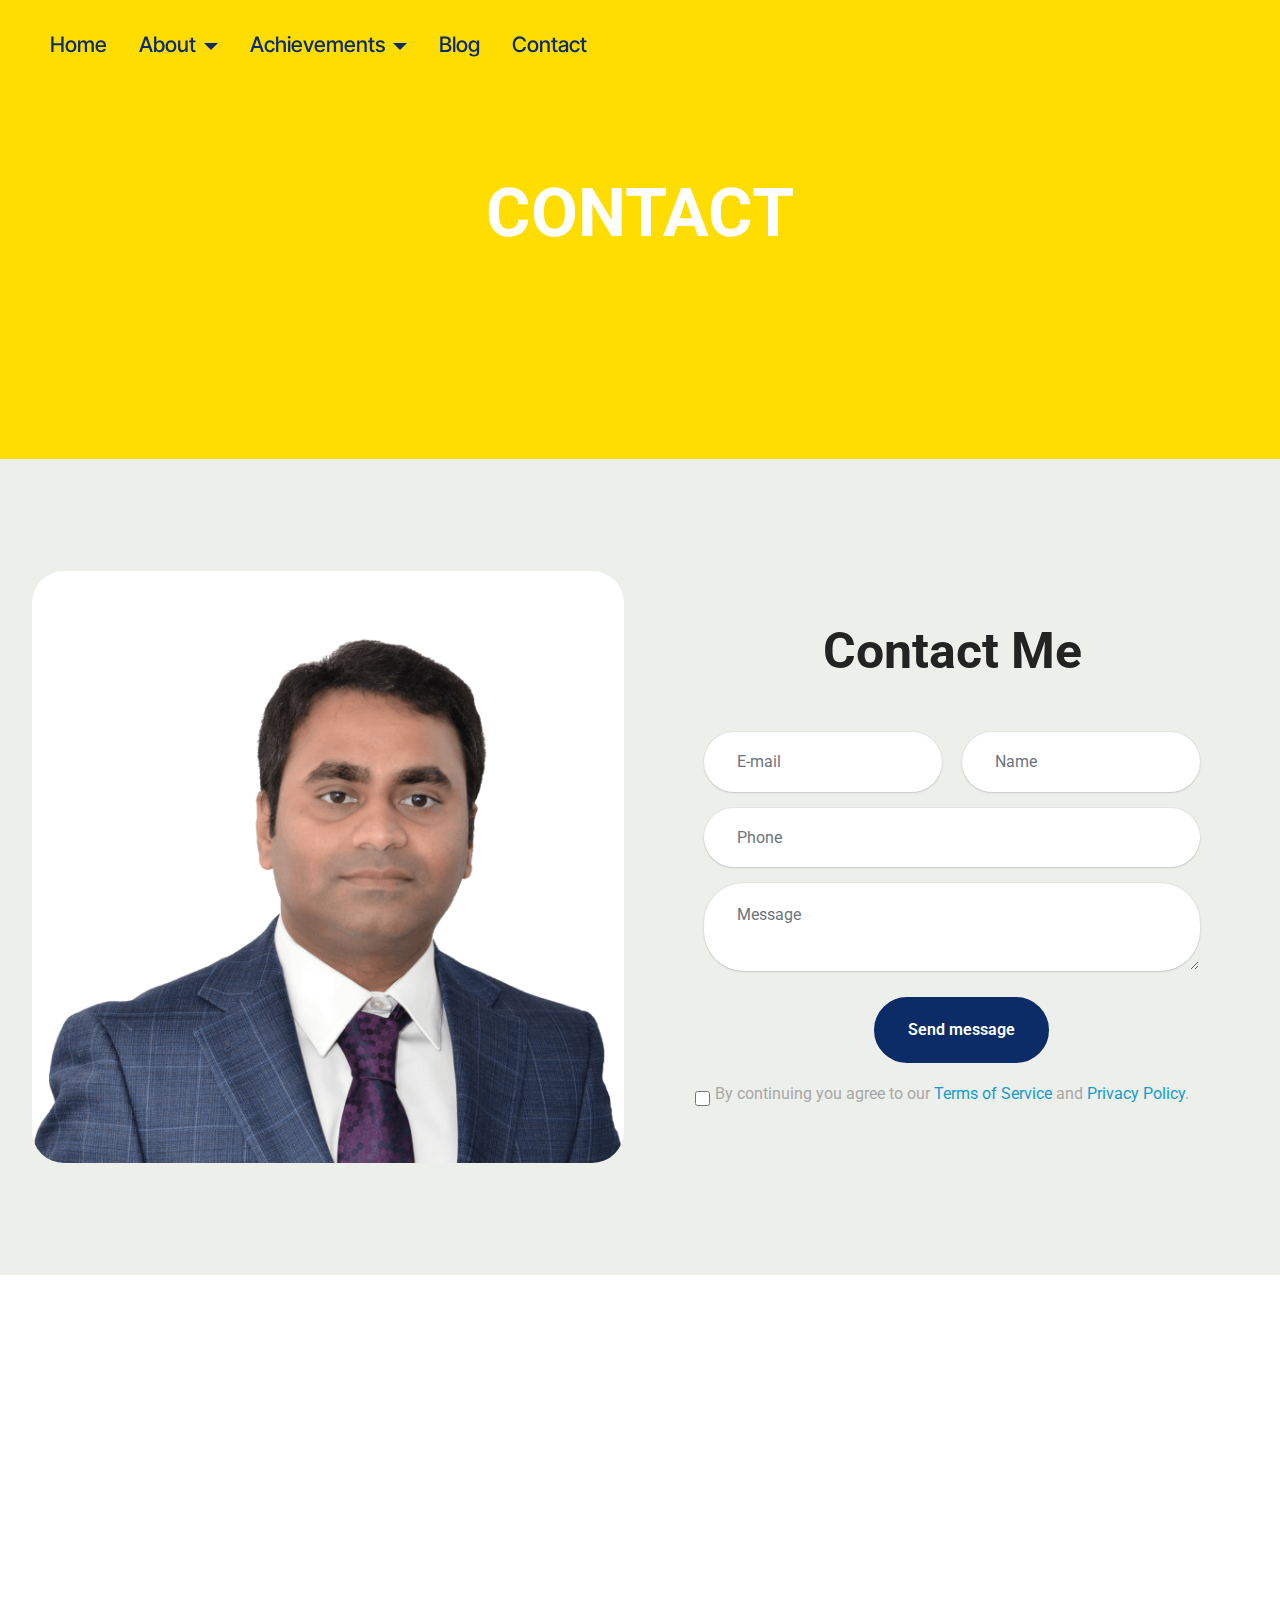
<file: .github/contact.html>
<!DOCTYPE html>
<html  >
<head>
  
  <meta charset="UTF-8">
  <meta http-equiv="X-UA-Compatible" content="IE=edge">
  
  <meta name="viewport" content="width=device-width, initial-scale=1, minimum-scale=1">
  <link rel="shortcut icon" href="assets/images/pavan-profile-pic-128x142.png" type="image/x-icon">
  <meta name="description" content="">
  
  
  <title>Contact</title>
  <link rel="stylesheet" href="assets/web/assets/mobirise-icons2/mobirise2.css">
  <link rel="stylesheet" href="assets/bootstrap/css/bootstrap.min.css">
  <link rel="stylesheet" href="assets/bootstrap/css/bootstrap-grid.min.css">
  <link rel="stylesheet" href="assets/bootstrap/css/bootstrap-reboot.min.css">
  <link rel="stylesheet" href="assets/web/assets/gdpr-plugin/gdpr-styles.css">
  <link rel="stylesheet" href="assets/animatecss/animate.css">
  <link rel="stylesheet" href="assets/dropdown/css/style.css">
  <link rel="stylesheet" href="assets/socicon/css/styles.css">
  <link rel="stylesheet" href="assets/theme/css/style.css">
  <link rel="preload" href="https://fonts.googleapis.com/css?family=Roboto:100,100i,300,300i,400,400i,500,500i,700,700i,900,900i&display=swap" as="style" onload="this.onload=null;this.rel='stylesheet'">
  <noscript><link rel="stylesheet" href="https://fonts.googleapis.com/css?family=Roboto:100,100i,300,300i,400,400i,500,500i,700,700i,900,900i&display=swap"></noscript>
  <link rel="preload" href="https://fonts.googleapis.com/css?family=Inter+Tight:100,200,300,400,500,600,700,800,900,100i,200i,300i,400i,500i,600i,700i,800i,900i&display=swap" as="style" onload="this.onload=null;this.rel='stylesheet'">
  <noscript><link rel="stylesheet" href="https://fonts.googleapis.com/css?family=Inter+Tight:100,200,300,400,500,600,700,800,900,100i,200i,300i,400i,500i,600i,700i,800i,900i&display=swap"></noscript>
  <link rel="preload" as="style" href="assets/mobirise/css/mbr-additional.css?v=jvDSnB"><link rel="stylesheet" href="assets/mobirise/css/mbr-additional.css?v=jvDSnB" type="text/css">

  
  
  
</head>
<body>
  
  <section data-bs-version="5.1" class="menu menu6 cid-utdWlxmIul" once="menu" id="menu06-1s">
	

	<nav class="navbar navbar-dropdown opacityScroll navbar-fixed-top navbar-expand-lg">
		<div class="container">
			<div class="navbar-brand">
				
				
			</div>
			<button class="navbar-toggler" type="button" data-toggle="collapse" data-bs-toggle="collapse" data-target="#navbarSupportedContent" data-bs-target="#navbarSupportedContent" aria-controls="navbarNavAltMarkup" aria-expanded="false" aria-label="Toggle navigation">
				<div class="hamburger">
					<span></span>
					<span></span>
					<span></span>
					<span></span>
				</div>
			</button>
			<div class="collapse navbar-collapse opacityScroll" id="navbarSupportedContent">
				<ul class="navbar-nav nav-dropdown nav-right navbar-nav-top-padding" data-app-modern-menu="true"><li class="nav-item">
						<a class="nav-link link text-primary display-4" href="index.html#design-block-SSPQS7USRj">Home</a>
					</li><li class="nav-item dropdown"><a class="nav-link link text-primary dropdown-toggle display-4" href="about.html" data-toggle="dropdown-submenu" data-bs-toggle="dropdown" data-bs-auto-close="outside" aria-expanded="false">About</a><div class="dropdown-menu" aria-labelledby="dropdown-214"><a class="text-primary show dropdown-item display-4" href="about.html#About-Me">About Me</a><a class="text-primary dropdown-item display-4" href="about.html#biography">Biography<br></a><a class="text-primary show dropdown-item display-4" href="about.html#Professional_Timeline">Professional Timeline<br></a><a class="text-primary show dropdown-item display-4" href="about.html#Top-Skills">Top Skills<br></a></div></li>
					<li class="nav-item dropdown">
						<a class="nav-link link text-primary dropdown-toggle display-4" href="achievement.html" aria-expanded="false" data-toggle="dropdown-submenu" data-bs-toggle="dropdown" data-bs-auto-close="outside">Achievements</a><div class="dropdown-menu" aria-labelledby="dropdown-325"><a class="text-primary show dropdown-item display-4" href="achievement.html#header19-1w">Achievements</a><a class="text-primary show dropdown-item display-4" href="achievement.html#Certifications-&-Memberships">Certifications &amp; Memberships</a><a class="text-primary show dropdown-item display-4" href="achievement.html#Publications-&-Contributions-">Publications &amp; Contributions </a><a class="text-primary show dropdown-item display-4" href="achievement.html#Volunteer-Work">Volunteer Work</a></div>
					</li>
					<li class="nav-item">
						<a class="nav-link link text-primary display-4" href="blog.html">Blog</a>
					</li><li class="nav-item"><a class="nav-link link text-primary display-4" href="contact.html">Contact</a></li></ul>
				
				
			</div>
		</div>
	</nav>
</section>

<section data-bs-version="5.1" class="header19 cid-utegWyfZxe" id="header19-27">
  

  
  
  <div class="container">
    <div class="row">
      <div class="content-wrap col-12 col-md-9">
        <h1 class="mbr-section-title mbr-fonts-style mb-4 display-1">
          <strong>CONTACT</strong></h1>
        
        
        
      </div>
    </div>
  </div>
</section>

<section data-bs-version="5.1" class="form03 cid-utehcnvxnS" id="form03-28">
    

    

    <div class="container">
        <div class="row justify-content-center">
            <div class="col-12 col-lg item-wrapper">
                <div class="mbr-section-head mb-5">
                    <h3 class="mbr-section-title mbr-fonts-style align-center mb-0 display-2">
                        <strong>Contact Me</strong></h3>
                    
                </div>
                <div class="col-lg-12 mx-auto mbr-form" data-form-type="formoid">
                    <form action="https://mobirise.eu/" method="POST" class="mbr-form form-with-styler" data-form-title="Form Name"><input type="hidden" name="email" data-form-email="true" value="xEX2gLDSrm+r9EoqIQaMq4VJhqoH9YePXdINalPDMRpCE4+TgW5SnfvFKwe0kDm9a1PY9ZXk+t+WN3lF1r/whQiBhEm23mYDmSrDlgjGwCf7xAdKC5Yv5ZqPFH9alK9m">
                        <div class="row">
                            <div hidden="hidden" data-form-alert="" class="alert alert-success col-12">Thanks for filling out the form!</div>
                            <div hidden="hidden" data-form-alert-danger="" class="alert alert-danger col-12">
                                Oops...! some problem!
                            </div>
                        </div>
                        <div class="dragArea row">
                            <div class="col-md col-sm-12 form-group mb-3 mb-3" data-for="name">
                                <input type="text" name="name" placeholder="Name" data-form-field="name" class="form-control" value="" id="name-form03-28">
                            </div>
                            <div class="col-md col-sm-12 form-group mb-3 mb-3" data-for="email">
                                <input type="email" name="email" placeholder="E-mail" data-form-field="email" class="form-control" value="" id="email-form03-28">
                            </div>
                            <div class="col-12 form-group mb-3 mb-3" data-for="phone">
                                <input type="tel" name="phone" placeholder="Phone" data-form-field="phone" class="form-control" value="" id="phone-form03-28">
                            </div>
                            <div class="col-12 form-group mb-3 mb-3" data-for="textarea">
                                <textarea name="textarea" placeholder="Message" data-form-field="textarea" class="form-control" id="textarea-form03-28"></textarea>
                            </div>
                            <div class="col-lg-12 col-md-12 col-sm-12 align-center mbr-section-btn">
                                <button type="submit" class="btn btn-primary display-7">
                                    Send message
                                </button>
                            </div>
                        </div>
                    <span class="gdpr-block">
<label>
<span class="textGDPR display-7" style="color: #a7a7a7"><input type="checkbox" name="gdpr" id="gdpr-form03-28" required="">By continuing you agree to our <a style="color: #149dcc; text-decoration: none;" href="terms.html">Terms of Service</a> and <a style="color: #149dcc; text-decoration: none;" href="policy.html">Privacy Policy</a>.</span>
</label>
</span></form>
                </div>


            </div>
            <div class="col-12 col-lg-6">
                <div class="image-wrapper">
                    <img class="w-100" src="assets/images/square-1256x1256.png" alt="Mobirise Website Builder">
                </div>
            </div>

        </div>
    </div>
</section>

<section data-bs-version="5.1" class="social06 cid-utehgwYlXz" id="social06-29">
	

	
	
	<div class="container">
		<div class="row justify-content-center">
			<div class="col-12 content-head">
				<div class="mb-5">
					<h5 class="mbr-section-title mbr-fonts-style align-center mb-0 display-2">
						<strong>We're social!</strong>
					</h5>
					
				</div>
			</div>
		</div>
		<div class="row">
			<div class="item features-without-image col-12 col-md-6 col-lg-3 active">
				<div class="item-wrapper">
					<span class="mbr-iconfont m-auto socicon-instagram socicon"></span>
					<div class="card-box">
						<h4 class="card-title mbr-fonts-style mb-1 display-5">
							<strong>Instagram</strong>
						</h4>
						<h5 class="card-text mbr-fonts-style display-7"><a href="https://www.instagram.com/mobirise/" class="text-success">mobirise</a></h5>
					</div>
				</div>
			</div>

			<div class="item features-without-image col-12 col-md-6 col-lg-3">
				<div class="item-wrapper">
					<span class="mbr-iconfont m-auto socicon-tiktok socicon"></span>
					<div class="card-box">
						<h4 class="card-title mbr-fonts-style mb-1 display-5">
							<strong>TikTok</strong>
						</h4>
						<h5 class="card-text mbr-fonts-style display-7">
							<a href="https://www.tiktok.com/@mobirise" class="text-success">mobirise</a>
						</h5>
					</div>
				</div>
			</div>
			<div class="item features-without-image col-12 col-md-6 col-lg-3">
				<div class="item-wrapper">
					<span class="mbr-iconfont m-auto socicon-youtube socicon"></span>
					<div class="card-box">
						<h4 class="card-title mbr-fonts-style mb-1 display-5">
							<strong>YouTube</strong>
						</h4>
						<h5 class="card-text mbr-fonts-style display-7">
							<a href="https://www.youtube.com/mobirise" class="text-success">mobirise</a>
						</h5>
					</div>
				</div>
			</div>
			<div class="item features-without-image col-12 col-md-6 col-lg-3">
				<div class="item-wrapper">
					<span class="mbr-iconfont m-auto socicon-twitter socicon"></span>
					<div class="card-box">
						<h4 class="card-title mbr-fonts-style mb-1 display-5">
							<strong>Twitter</strong>
						</h4>
						<h5 class="card-text mbr-fonts-style display-7">
							<a href="https://twitter.com/Mobirise/" class="text-success">mobirise</a>
						</h5>
					</div>
				</div>
			</div>
		</div>
	</div>
</section>

<section data-bs-version="5.1" class="footer4 cid-utehnSBZRZ" once="footers" id="footer04-2a">

    

    

    <div class="container">
        <div class="media-container-row align-center mbr-white">
            <div class="col-12">
                <p class="mbr-text mb-0 mbr-fonts-style display-7">
                    © Copyright 2024 Gk Versoza</p>
            </div>
        </div>
    </div>
</section><section><a href="https://mobiri.se"></a><a href="https://mobiri.se"></a></section><script src="assets/witsec-jquery-3.6.0/jquery-3.6.0.min.js"></script>  <script src="assets/bootstrap/js/bootstrap.bundle.min.js"></script>  <script src="assets/smoothscroll/smooth-scroll.js"></script>  <script src="assets/ytplayer/index.js"></script>  <script src="assets/dropdown/js/navbar-dropdown.js"></script>  <script src="assets/theme/js/script.js"></script>  <script src="assets/formoid/formoid.min.js"></script>  
  
  
  <input name="animation" type="hidden">
  </body>
</html>
</file>
<file: assets/web/assets/mobirise-icons2/mobirise2.css>
@font-face {
  font-family: 'Moririse2';
  font-display: swap;
  src:  url('mobirise2.eot?f2bix4');
  src:  url('mobirise2.eot?f2bix4#iefix') format('embedded-opentype'),
    url('mobirise2.ttf?f2bix4') format('truetype'),
    url('mobirise2.woff?f2bix4') format('woff'),
    url('mobirise2.svg?f2bix4#mobirise2') format('svg');
  font-weight: normal;
  font-style: normal;
}

[class^="mobi-"], [class*=" mobi-"] {
  /* use !important to prevent issues with browser extensions that change fonts */
  font-family: 'Moririse2' !important;
  speak: none;
  font-style: normal;
  font-weight: normal;
  font-variant: normal;
  text-transform: none;
  line-height: 1;

  /* Better Font Rendering =========== */
  -webkit-font-smoothing: antialiased;
  -moz-osx-font-smoothing: grayscale;
}

.mobi-mbri-add-submenu:before {
  content: "\e900";
}
.mobi-mbri-alert:before {
  content: "\e901";
}
.mobi-mbri-align-center:before {
  content: "\e902";
}
.mobi-mbri-align-justify:before {
  content: "\e903";
}
.mobi-mbri-align-left:before {
  content: "\e904";
}
.mobi-mbri-align-right:before {
  content: "\e905";
}
.mobi-mbri-android:before {
  content: "\e906";
}
.mobi-mbri-apple:before {
  content: "\e907";
}
.mobi-mbri-arrow-down:before {
  content: "\e908";
}
.mobi-mbri-arrow-next:before {
  content: "\e909";
}
.mobi-mbri-arrow-prev:before {
  content: "\e90a";
}
.mobi-mbri-arrow-up:before {
  content: "\e90b";
}
.mobi-mbri-bold:before {
  content: "\e90c";
}
.mobi-mbri-bookmark:before {
  content: "\e90d";
}
.mobi-mbri-bootstrap:before {
  content: "\e90e";
}
.mobi-mbri-briefcase:before {
  content: "\e90f";
}
.mobi-mbri-browse:before {
  content: "\e910";
}
.mobi-mbri-bulleted-list:before {
  content: "\e911";
}
.mobi-mbri-calendar:before {
  content: "\e912";
}
.mobi-mbri-camera:before {
  content: "\e913";
}
.mobi-mbri-cart-add:before {
  content: "\e914";
}
.mobi-mbri-cart-full:before {
  content: "\e915";
}
.mobi-mbri-cash:before {
  content: "\e916";
}
.mobi-mbri-change-style:before {
  content: "\e917";
}
.mobi-mbri-chat:before {
  content: "\e918";
}
.mobi-mbri-clock:before {
  content: "\e919";
}
.mobi-mbri-close:before {
  content: "\e91a";
}
.mobi-mbri-cloud:before {
  content: "\e91b";
}
.mobi-mbri-code:before {
  content: "\e91c";
}
.mobi-mbri-contact-form:before {
  content: "\e91d";
}
.mobi-mbri-credit-card:before {
  content: "\e91e";
}
.mobi-mbri-cursor-click:before {
  content: "\e91f";
}
.mobi-mbri-cust-feedback:before {
  content: "\e920";
}
.mobi-mbri-database:before {
  content: "\e921";
}
.mobi-mbri-delivery:before {
  content: "\e922";
}
.mobi-mbri-desktop:before {
  content: "\e923";
}
.mobi-mbri-devices:before {
  content: "\e924";
}
.mobi-mbri-down:before {
  content: "\e925";
}
.mobi-mbri-download-2:before {
  content: "\e926";
}
.mobi-mbri-download:before {
  content: "\e927";
}
.mobi-mbri-drag-n-drop-2:before {
  content: "\e928";
}
.mobi-mbri-drag-n-drop:before {
  content: "\e929";
}
.mobi-mbri-edit-2:before {
  content: "\e92a";
}
.mobi-mbri-edit:before {
  content: "\e92b";
}
.mobi-mbri-error:before {
  content: "\e92c";
}
.mobi-mbri-extension:before {
  content: "\e92d";
}
.mobi-mbri-features:before {
  content: "\e92e";
}
.mobi-mbri-file:before {
  content: "\e92f";
}
.mobi-mbri-flag:before {
  content: "\e930";
}
.mobi-mbri-folder:before {
  content: "\e931";
}
.mobi-mbri-gift:before {
  content: "\e932";
}
.mobi-mbri-github:before {
  content: "\e933";
}
.mobi-mbri-globe-2:before {
  content: "\e934";
}
.mobi-mbri-globe:before {
  content: "\e935";
}
.mobi-mbri-growing-chart:before {
  content: "\e936";
}
.mobi-mbri-hearth:before {
  content: "\e937";
}
.mobi-mbri-help:before {
  content: "\e938";
}
.mobi-mbri-home:before {
  content: "\e939";
}
.mobi-mbri-hot-cup:before {
  content: "\e93a";
}
.mobi-mbri-idea:before {
  content: "\e93b";
}
.mobi-mbri-image-gallery:before {
  content: "\e93c";
}
.mobi-mbri-image-slider:before {
  content: "\e93d";
}
.mobi-mbri-info:before {
  content: "\e93e";
}
.mobi-mbri-italic:before {
  content: "\e93f";
}
.mobi-mbri-key:before {
  content: "\e940";
}
.mobi-mbri-laptop:before {
  content: "\e941";
}
.mobi-mbri-layers:before {
  content: "\e942";
}
.mobi-mbri-left-right:before {
  content: "\e943";
}
.mobi-mbri-left:before {
  content: "\e944";
}
.mobi-mbri-letter:before {
  content: "\e945";
}
.mobi-mbri-like:before {
  content: "\e946";
}
.mobi-mbri-link:before {
  content: "\e947";
}
.mobi-mbri-lock:before {
  content: "\e948";
}
.mobi-mbri-login:before {
  content: "\e949";
}
.mobi-mbri-logout:before {
  content: "\e94a";
}
.mobi-mbri-magic-stick:before {
  content: "\e94b";
}
.mobi-mbri-map-pin:before {
  content: "\e94c";
}
.mobi-mbri-menu:before {
  content: "\e94d";
}
.mobi-mbri-mobile-2:before {
  content: "\e94e";
}
.mobi-mbri-mobile-horizontal:before {
  content: "\e94f";
}
.mobi-mbri-mobile:before {
  content: "\e950";
}
.mobi-mbri-mobirise:before {
  content: "\e951";
}
.mobi-mbri-more-horizontal:before {
  content: "\e952";
}
.mobi-mbri-more-vertical:before {
  content: "\e953";
}
.mobi-mbri-music:before {
  content: "\e954";
}
.mobi-mbri-new-file:before {
  content: "\e955";
}
.mobi-mbri-numbered-list:before {
  content: "\e956";
}
.mobi-mbri-opened-folder:before {
  content: "\e957";
}
.mobi-mbri-pages:before {
  content: "\e958";
}
.mobi-mbri-paper-plane:before {
  content: "\e959";
}
.mobi-mbri-paperclip:before {
  content: "\e95a";
}
.mobi-mbri-phone:before {
  content: "\e95b";
}
.mobi-mbri-photo:before {
  content: "\e95c";
}
.mobi-mbri-photos:before {
  content: "\e95d";
}
.mobi-mbri-pin:before {
  content: "\e95e";
}
.mobi-mbri-play:before {
  content: "\e95f";
}
.mobi-mbri-plus:before {
  content: "\e960";
}
.mobi-mbri-preview:before {
  content: "\e961";
}
.mobi-mbri-print:before {
  content: "\e962";
}
.mobi-mbri-protect:before {
  content: "\e963";
}
.mobi-mbri-question:before {
  content: "\e964";
}
.mobi-mbri-quote-left:before {
  content: "\e965";
}
.mobi-mbri-quote-right:before {
  content: "\e966";
}
.mobi-mbri-redo:before {
  content: "\e967";
}
.mobi-mbri-refresh:before {
  content: "\e968";
}
.mobi-mbri-responsive-2:before {
  content: "\e969";
}
.mobi-mbri-responsive:before {
  content: "\e96a";
}
.mobi-mbri-right:before {
  content: "\e96b";
}
.mobi-mbri-rocket:before {
  content: "\e96c";
}
.mobi-mbri-sad-face:before {
  content: "\e96d";
}
.mobi-mbri-sale:before {
  content: "\e96e";
}
.mobi-mbri-save:before {
  content: "\e96f";
}
.mobi-mbri-search:before {
  content: "\e970";
}
.mobi-mbri-setting-2:before {
  content: "\e971";
}
.mobi-mbri-setting-3:before {
  content: "\e972";
}
.mobi-mbri-setting:before {
  content: "\e973";
}
.mobi-mbri-share:before {
  content: "\e974";
}
.mobi-mbri-shopping-bag:before {
  content: "\e975";
}
.mobi-mbri-shopping-basket:before {
  content: "\e976";
}
.mobi-mbri-shopping-cart:before {
  content: "\e977";
}
.mobi-mbri-sites:before {
  content: "\e978";
}
.mobi-mbri-smile-face:before {
  content: "\e979";
}
.mobi-mbri-speed:before {
  content: "\e97a";
}
.mobi-mbri-star:before {
  content: "\e97b";
}
.mobi-mbri-success:before {
  content: "\e97c";
}
.mobi-mbri-sun:before {
  content: "\e97d";
}
.mobi-mbri-sun2:before {
  content: "\e97e";
}
.mobi-mbri-tablet-vertical:before {
  content: "\e97f";
}
.mobi-mbri-tablet:before {
  content: "\e980";
}
.mobi-mbri-target:before {
  content: "\e981";
}
.mobi-mbri-timer:before {
  content: "\e982";
}
.mobi-mbri-to-ftp:before {
  content: "\e983";
}
.mobi-mbri-to-local-drive:before {
  content: "\e984";
}
.mobi-mbri-touch-swipe:before {
  content: "\e985";
}
.mobi-mbri-touch:before {
  content: "\e986";
}
.mobi-mbri-trash:before {
  content: "\e987";
}
.mobi-mbri-underline:before {
  content: "\e988";
}
.mobi-mbri-undo:before {
  content: "\e989";
}
.mobi-mbri-unlink:before {
  content: "\e98a";
}
.mobi-mbri-unlock:before {
  content: "\e98b";
}
.mobi-mbri-up-down:before {
  content: "\e98c";
}
.mobi-mbri-up:before {
  content: "\e98d";
}
.mobi-mbri-update:before {
  content: "\e98e";
}
.mobi-mbri-upload-2:before {
  content: "\e98f";
}
.mobi-mbri-upload:before {
  content: "\e990";
}
.mobi-mbri-user-2:before {
  content: "\e991";
}
.mobi-mbri-user:before {
  content: "\e992";
}
.mobi-mbri-users:before {
  content: "\e993";
}
.mobi-mbri-video-play:before {
  content: "\e994";
}
.mobi-mbri-video:before {
  content: "\e995";
}
.mobi-mbri-watch:before {
  content: "\e996";
}
.mobi-mbri-website-theme-2:before {
  content: "\e997";
}
.mobi-mbri-website-theme:before {
  content: "\e998";
}
.mobi-mbri-wifi:before {
  content: "\e999";
}
.mobi-mbri-windows:before {
  content: "\e99a";
}
.mobi-mbri-zoom-in:before {
  content: "\e99b";
}
.mobi-mbri-zoom-out:before {
  content: "\e99c";
}
</file>
<file: assets/parallax/jarallax.css>
.jarallax {
    position: relative;
    z-index: 0;
}
.jarallax > .jarallax-img {
    position: absolute;
    object-fit: cover;
    /* support for plugin https://github.com/bfred-it/object-fit-images */
    font-family: 'object-fit: cover;';
    top: 0;
    left: 0;
    width: 100%;
    height: 100%;
    z-index: -1;
}
</file>
<file: assets/web/assets/gdpr-plugin/gdpr-styles.css>
.gdpr-block {
    padding: 10px;
    font-size: 14px;
    display: block;
    width: 100%;
    text-align: center;
}
.gdpr-block.covert {
	display: none;
}
.textGDPR {
    position: relative;
}
.gdpr-block label span.textGDPR input[name='gdpr']{
    width: 15px;
    height: 15px;
    margin: 0;
    position: absolute;
    top: 3px;
    left: -20px;
}
.gdpr-block label {
    color: #a7a7a7;
    vertical-align: middle;
    user-select: none;
    margin-bottom: 0;
}
</file>
<file: assets/dropdown/css/style.css>
.navbar-dropdown {
  left: 0;
  padding: 0;
  position: absolute;
  right: 0;
  top: 0;
  transition: all 0.45s ease;
  z-index: 1030;
  background: #282828; }
  .navbar-dropdown .navbar-logo {
    margin-right: 0.8rem;
    transition: margin 0.3s ease-in-out;
    vertical-align: middle; }
    .navbar-dropdown .navbar-logo img {
      height: 3.125rem;
      transition: all 0.3s ease-in-out; }
    .navbar-dropdown .navbar-logo.mbr-iconfont {
      font-size: 3.125rem;
      line-height: 3.125rem; }
  .navbar-dropdown .navbar-caption {
    font-weight: 700;
    white-space: normal;
    vertical-align: -4px;
    line-height: 3.125rem !important; }
    .navbar-dropdown .navbar-caption, .navbar-dropdown .navbar-caption:hover {
      color: inherit;
      text-decoration: none; }
  .navbar-dropdown .mbr-iconfont + .navbar-caption {
    vertical-align: -1px; }
  .navbar-dropdown.navbar-fixed-top {
    position: fixed; }
  .navbar-dropdown .navbar-brand span {
    vertical-align: -4px; }
  .navbar-dropdown.bg-color.transparent {
    background: none; }
  .navbar-dropdown.navbar-short .navbar-brand {
    padding: 0.625rem 0; }
    .navbar-dropdown.navbar-short .navbar-brand span {
      vertical-align: -1px; }
  .navbar-dropdown.navbar-short .navbar-caption {
    line-height: 2.375rem !important;
    vertical-align: -2px; }
  .navbar-dropdown.navbar-short .navbar-logo {
    margin-right: 0.5rem; }
    .navbar-dropdown.navbar-short .navbar-logo img {
      height: 2.375rem; }
    .navbar-dropdown.navbar-short .navbar-logo.mbr-iconfont {
      font-size: 2.375rem;
      line-height: 2.375rem; }
  .navbar-dropdown.navbar-short .mbr-table-cell {
    height: 3.625rem; }
  .navbar-dropdown .navbar-close {
    left: 0.6875rem;
    position: fixed;
    top: 0.75rem;
    z-index: 1000; }
  .navbar-dropdown .hamburger-icon {
    content: "";
    display: inline-block;
    vertical-align: middle;
    width: 16px;
    -webkit-box-shadow: 0 -6px 0 1px #282828,0 0 0 1px #282828,0 6px 0 1px #282828;
    -moz-box-shadow: 0 -6px 0 1px #282828,0 0 0 1px #282828,0 6px 0 1px #282828;
    box-shadow: 0 -6px 0 1px #282828,0 0 0 1px #282828,0 6px 0 1px #282828; }

.dropdown-menu .dropdown-toggle[data-toggle="dropdown-submenu"]::after {
  border-bottom: 0.35em solid transparent;
  border-left: 0.35em solid;
  border-right: 0;
  border-top: 0.35em solid transparent;
  margin-left: 0.3rem; }

.dropdown-menu .dropdown-item:focus {
  outline: 0; }

.nav-dropdown {
  font-size: 0.75rem;
  font-weight: 500;
  height: auto !important; }
  .nav-dropdown .nav-btn {
    padding-left: 1rem; }
  .nav-dropdown .link {
    margin: .667em 1.667em;
    font-weight: 500;
    padding: 0;
    transition: color .2s ease-in-out; }
    .nav-dropdown .link.dropdown-toggle {
      margin-right: 2.583em; }
      .nav-dropdown .link.dropdown-toggle::after {
        margin-left: .25rem;
        border-top: 0.35em solid;
        border-right: 0.35em solid transparent;
        border-left: 0.35em solid transparent;
        border-bottom: 0; }
      .nav-dropdown .link.dropdown-toggle[aria-expanded="true"] {
        margin: 0;
        padding: 0.667em 3.263em  0.667em 1.667em; }
  .nav-dropdown .link::after,
  .nav-dropdown .dropdown-item::after {
    color: inherit; }
  .nav-dropdown .btn {
    font-size: 0.75rem;
    font-weight: 700;
    letter-spacing: 0;
    margin-bottom: 0;
    padding-left: 1.25rem;
    padding-right: 1.25rem; }
  .nav-dropdown .dropdown-menu {
    border-radius: 0;
    border: 0;
    left: 0;
    margin: 0;
    padding-bottom: 1.25rem;
    padding-top: 1.25rem;
    position: relative; }
  .nav-dropdown .dropdown-submenu {
    margin-left: 0.125rem;
    top: 0; }
  .nav-dropdown .dropdown-item {
    font-weight: 500;
    line-height: 2;
    padding: 0.3846em 4.615em 0.3846em 1.5385em;
    position: relative;
    transition: color .2s ease-in-out, background-color .2s ease-in-out; }
    .nav-dropdown .dropdown-item::after {
      margin-top: -0.3077em;
      position: absolute;
      right: 1.1538em;
      top: 50%; }
    .nav-dropdown .dropdown-item:focus, .nav-dropdown .dropdown-item:hover {
      background: none; }

@media (max-width: 767px) {
  .nav-dropdown.navbar-toggleable-sm {
    bottom: 0;
    display: none;
    left: 0;
    overflow-x: hidden;
    position: fixed;
    top: 0;
    transform: translateX(-100%);
    -ms-transform: translateX(-100%);
    -webkit-transform: translateX(-100%);
    width: 18.75rem;
    z-index: 999; } }
.nav-dropdown.navbar-toggleable-xl {
  bottom: 0;
  display: none;
  left: 0;
  overflow-x: hidden;
  position: fixed;
  top: 0;
  transform: translateX(-100%);
  -ms-transform: translateX(-100%);
  -webkit-transform: translateX(-100%);
  width: 18.75rem;
  z-index: 999; }

.nav-dropdown-sm {
  display: block !important;
  overflow-x: hidden;
  overflow: auto;
  padding-top: 3.875rem; }
  .nav-dropdown-sm::after {
    content: "";
    display: block;
    height: 3rem;
    width: 100%; }
  .nav-dropdown-sm.collapse.in ~ .navbar-close {
    display: block !important; }
  .nav-dropdown-sm.collapsing, .nav-dropdown-sm.collapse.in {
    transform: translateX(0);
    -ms-transform: translateX(0);
    -webkit-transform: translateX(0);
    transition: all 0.25s ease-out;
    -webkit-transition: all 0.25s ease-out;
    background: #282828; }
  .nav-dropdown-sm.collapsing[aria-expanded="false"] {
    transform: translateX(-100%);
    -ms-transform: translateX(-100%);
    -webkit-transform: translateX(-100%); }
  .nav-dropdown-sm .nav-item {
    display: block;
    margin-left: 0 !important;
    padding-left: 0; }
  .nav-dropdown-sm .link,
  .nav-dropdown-sm .dropdown-item {
    border-top: 1px dotted rgba(255, 255, 255, 0.1);
    font-size: 0.8125rem;
    line-height: 1.6;
    margin: 0 !important;
    padding: 0.875rem 2.4rem 0.875rem 1.5625rem !important;
    position: relative;
    white-space: normal; }
    .nav-dropdown-sm .link:focus, .nav-dropdown-sm .link:hover,
    .nav-dropdown-sm .dropdown-item:focus,
    .nav-dropdown-sm .dropdown-item:hover {
      background: rgba(0, 0, 0, 0.2) !important;
      color: #c0a375; }
  .nav-dropdown-sm .nav-btn {
    position: relative;
    padding: 1.5625rem 1.5625rem 0 1.5625rem; }
    .nav-dropdown-sm .nav-btn::before {
      border-top: 1px dotted rgba(255, 255, 255, 0.1);
      content: "";
      left: 0;
      position: absolute;
      top: 0;
      width: 100%; }
    .nav-dropdown-sm .nav-btn + .nav-btn {
      padding-top: 0.625rem; }
      .nav-dropdown-sm .nav-btn + .nav-btn::before {
        display: none; }
  .nav-dropdown-sm .btn {
    padding: 0.625rem 0; }
  .nav-dropdown-sm .dropdown-toggle[data-toggle="dropdown-submenu"]::after {
    margin-left: .25rem;
    border-top: 0.35em solid;
    border-right: 0.35em solid transparent;
    border-left: 0.35em solid transparent;
    border-bottom: 0; }
  .nav-dropdown-sm .dropdown-toggle[data-toggle="dropdown-submenu"][aria-expanded="true"]::after {
    border-top: 0;
    border-right: 0.35em solid transparent;
    border-left: 0.35em solid transparent;
    border-bottom: 0.35em solid; }
  .nav-dropdown-sm .dropdown-menu {
    margin: 0;
    padding: 0;
    position: relative;
    top: 0;
    left: 0;
    width: 100%;
    border: 0;
    float: none;
    border-radius: 0;
    background: none; }
  .nav-dropdown-sm .dropdown-submenu {
    left: 100%;
    margin-left: 0.125rem;
    margin-top: -1.25rem;
    top: 0; }

.navbar-toggleable-sm .nav-dropdown .dropdown-menu {
  position: absolute; }

.navbar-toggleable-sm .nav-dropdown .dropdown-submenu {
  left: 100%;
  margin-left: 0.125rem;
  margin-top: -1.25rem;
  top: 0; }

.navbar-toggleable-sm.opened .nav-dropdown .dropdown-menu {
  position: relative; }

.navbar-toggleable-sm.opened .nav-dropdown .dropdown-submenu {
  left: 0;
  margin-left: 00rem;
  margin-top: 0rem;
  top: 0; }

.is-builder .nav-dropdown.collapsing {
  transition: none !important; }
</file>
<file: assets/theme/css/style.css>
@charset "UTF-8";
section {
  background-color: #ffffff;
}

body {
  font-style: normal;
  line-height: 1.5;
  font-weight: 400;
  color: #232323;
  position: relative;
}

button {
  background-color: transparent;
  border-color: transparent;
}

.embla__button,
.carousel-control {
  background-color: #edefea !important;
  opacity: 0.8 !important;
  color: #464845 !important;
  border-color: #edefea !important;
}

.carousel .close,
.modalWindow .close {
  background-color: #edefea !important;
  color: #464845 !important;
  border-color: #edefea !important;
  opacity: 0.8 !important;
}

.carousel .close:hover,
.modalWindow .close:hover {
  opacity: 1 !important;
}

.carousel-indicators li {
  background-color: #edefea !important;
  border: 2px solid #464845 !important;
}

.carousel-indicators li:hover,
.carousel-indicators li:active {
  opacity: 0.8 !important;
}

.embla__button:hover,
.carousel-control:hover {
  background-color: #edefea !important;
  opacity: 1 !important;
}

.modalWindow-video-container {
  height: 80%;
}

section,
.container,
.container-fluid {
  position: relative;
  word-wrap: break-word;
}

a.mbr-iconfont:hover {
  text-decoration: none;
}

.article .lead p,
.article .lead ul,
.article .lead ol,
.article .lead pre,
.article .lead blockquote {
  margin-bottom: 0;
}

a {
  font-style: normal;
  font-weight: 400;
  cursor: pointer;
}
a, a:hover {
  text-decoration: none;
}

.mbr-section-title {
  font-style: normal;
  line-height: 1.3;
}

.mbr-section-subtitle {
  line-height: 1.3;
}

.mbr-text {
  font-style: normal;
  line-height: 1.7;
}

h1,
h2,
h3,
h4,
h5,
h6,
.display-1,
.display-2,
.display-4,
.display-5,
.display-7,
span,
p,
a {
  line-height: 1;
  word-break: break-word;
  word-wrap: break-word;
  font-weight: 400;
}

b,
strong {
  font-weight: bold;
}

input:-webkit-autofill, input:-webkit-autofill:hover, input:-webkit-autofill:focus, input:-webkit-autofill:active {
  transition-delay: 9999s;
  -webkit-transition-property: background-color, color;
  transition-property: background-color, color;
}

textarea[type=hidden] {
  display: none;
}

section {
  background-position: 50% 50%;
  background-repeat: no-repeat;
  background-size: cover;
}
section .mbr-background-video,
section .mbr-background-video-preview {
  position: absolute;
  bottom: 0;
  left: 0;
  right: 0;
  top: 0;
}

.hidden {
  visibility: hidden;
}

.mbr-z-index20 {
  z-index: 20;
}

/*! Base colors */
.mbr-white {
  color: #ffffff;
}

.mbr-black {
  color: #111111;
}

.mbr-bg-white {
  background-color: #ffffff;
}

.mbr-bg-black {
  background-color: #000000;
}

/*! Text-aligns */
.align-left {
  text-align: left;
}

.align-center {
  text-align: center;
}

.align-right {
  text-align: right;
}

/*! Font-weight  */
.mbr-light {
  font-weight: 300;
}

.mbr-regular {
  font-weight: 400;
}

.mbr-semibold {
  font-weight: 500;
}

.mbr-bold {
  font-weight: 700;
}

/*! Media  */
.media-content {
  flex-basis: 100%;
}

.media-container-row {
  display: flex;
  flex-direction: row;
  flex-wrap: wrap;
  justify-content: center;
  align-content: center;
  align-items: start;
}
.media-container-row .media-size-item {
  width: 400px;
}

.media-container-column {
  display: flex;
  flex-direction: column;
  flex-wrap: wrap;
  justify-content: center;
  align-content: center;
  align-items: stretch;
}
.media-container-column > * {
  width: 100%;
}

@media (min-width: 992px) {
  .media-container-row {
    flex-wrap: nowrap;
  }
}
figure {
  margin-bottom: 0;
  overflow: hidden;
}

figure[mbr-media-size] {
  transition: width 0.1s;
}

img,
iframe {
  display: block;
  width: 100%;
}

.card {
  background-color: transparent;
  border: none;
}

.card-box {
  width: 100%;
}

.card-img {
  text-align: center;
  flex-shrink: 0;
  -webkit-flex-shrink: 0;
}

.media {
  max-width: 100%;
  margin: 0 auto;
}

.mbr-figure {
  align-self: center;
}

.media-container > div {
  max-width: 100%;
}

.mbr-figure img,
.card-img img {
  width: 100%;
}

@media (max-width: 991px) {
  .media-size-item {
    width: auto !important;
  }
  .media {
    width: auto;
  }
  .mbr-figure {
    width: 100% !important;
  }
}
/*! Buttons */
.mbr-section-btn {
  margin-left: -0.6rem;
  margin-right: -0.6rem;
  font-size: 0;
}

.btn {
  font-weight: 600;
  border-width: 1px;
  font-style: normal;
  margin: 0.6rem 0.6rem;
  white-space: normal;
  transition: all 0.2s ease-in-out;
  display: inline-flex;
  align-items: center;
  justify-content: center;
  word-break: break-word;
}

.btn-sm {
  font-weight: 600;
  letter-spacing: 0px;
  transition: all 0.3s ease-in-out;
}

.btn-md {
  font-weight: 600;
  letter-spacing: 0px;
  transition: all 0.3s ease-in-out;
}

.btn-lg {
  font-weight: 600;
  letter-spacing: 0px;
  transition: all 0.3s ease-in-out;
}

.btn-form {
  margin: 0;
}
.btn-form:hover {
  cursor: pointer;
}

nav .mbr-section-btn {
  margin-left: 0rem;
  margin-right: 0rem;
}

/*! Btn icon margin */
.btn .mbr-iconfont,
.btn.btn-sm .mbr-iconfont {
  order: 1;
  cursor: pointer;
  margin-left: 0.5rem;
  vertical-align: sub;
}

.btn.btn-md .mbr-iconfont,
.btn.btn-md .mbr-iconfont {
  margin-left: 0.8rem;
}

.mbr-regular {
  font-weight: 400;
}

.mbr-semibold {
  font-weight: 500;
}

.mbr-bold {
  font-weight: 700;
}

[type=submit] {
  -webkit-appearance: none;
}

/*! Full-screen */
.mbr-fullscreen .mbr-overlay {
  min-height: 100vh;
}

.mbr-fullscreen {
  display: flex;
  display: -moz-flex;
  display: -ms-flex;
  display: -o-flex;
  align-items: center;
  min-height: 100vh;
  padding-top: 3rem;
  padding-bottom: 3rem;
}

/*! Map */
.map {
  height: 25rem;
  position: relative;
}
.map iframe {
  width: 100%;
  height: 100%;
}

/*! Scroll to top arrow */
.mbr-arrow-up {
  bottom: 25px;
  right: 90px;
  position: fixed;
  text-align: right;
  z-index: 5000;
  color: #ffffff;
  font-size: 22px;
}

.mbr-arrow-up a {
  background: rgba(0, 0, 0, 0.2);
  border-radius: 50%;
  color: #fff;
  display: inline-block;
  height: 60px;
  width: 60px;
  border: 2px solid #fff;
  outline-style: none !important;
  position: relative;
  text-decoration: none;
  transition: all 0.3s ease-in-out;
  cursor: pointer;
  text-align: center;
}
.mbr-arrow-up a:hover {
  background-color: rgba(0, 0, 0, 0.4);
}
.mbr-arrow-up a i {
  line-height: 60px;
}

.mbr-arrow-up-icon {
  display: block;
  color: #fff;
}

.mbr-arrow-up-icon::before {
  content: "›";
  display: inline-block;
  font-family: serif;
  font-size: 22px;
  line-height: 1;
  font-style: normal;
  position: relative;
  top: 6px;
  left: -4px;
  transform: rotate(-90deg);
}

/*! Arrow Down */
.mbr-arrow {
  position: absolute;
  bottom: 45px;
  left: 50%;
  width: 60px;
  height: 60px;
  cursor: pointer;
  background-color: rgba(80, 80, 80, 0.5);
  border-radius: 50%;
  transform: translateX(-50%);
}
@media (max-width: 767px) {
  .mbr-arrow {
    display: none;
  }
}
.mbr-arrow > a {
  display: inline-block;
  text-decoration: none;
  outline-style: none;
  animation: arrowdown 1.7s ease-in-out infinite;
  color: #ffffff;
}
.mbr-arrow > a > i {
  position: absolute;
  top: -2px;
  left: 15px;
  font-size: 2rem;
}

#scrollToTop a i::before {
  content: "";
  position: absolute;
  display: block;
  border-bottom: 2.5px solid #fff;
  border-left: 2.5px solid #fff;
  width: 27.8%;
  height: 27.8%;
  left: 50%;
  top: 51%;
  transform: translateY(-30%) translateX(-50%) rotate(135deg);
}

@keyframes arrowdown {
  0% {
    transform: translateY(0px);
  }
  50% {
    transform: translateY(-5px);
  }
  100% {
    transform: translateY(0px);
  }
}
@media (max-width: 500px) {
  .mbr-arrow-up {
    left: 0;
    right: 0;
    text-align: center;
  }
}
/*Gradients animation*/
@keyframes gradient-animation {
  from {
    background-position: 0% 100%;
    animation-timing-function: ease-in-out;
  }
  to {
    background-position: 100% 0%;
    animation-timing-function: ease-in-out;
  }
}
.bg-gradient {
  background-size: 200% 200%;
  animation: gradient-animation 5s infinite alternate;
  -webkit-animation: gradient-animation 5s infinite alternate;
}

.menu .navbar-brand {
  display: -webkit-flex;
}
.menu .navbar-brand span {
  display: flex;
  display: -webkit-flex;
}
.menu .navbar-brand .navbar-caption-wrap {
  display: -webkit-flex;
}
.menu .navbar-brand .navbar-logo img {
  display: -webkit-flex;
  width: auto;
}
@media (min-width: 768px) and (max-width: 991px) {
  .menu .navbar-toggleable-sm .navbar-nav {
    display: -ms-flexbox;
  }
}
@media (max-width: 991px) {
  .menu .navbar-collapse {
    max-height: 93.5vh;
  }
  .menu .navbar-collapse.show {
    overflow: auto;
  }
}
@media (min-width: 992px) {
  .menu .navbar-nav.nav-dropdown {
    display: -webkit-flex;
  }
  .menu .navbar-toggleable-sm .navbar-collapse {
    display: -webkit-flex !important;
  }
  .menu .collapsed .navbar-collapse {
    max-height: 93.5vh;
  }
  .menu .collapsed .navbar-collapse.show {
    overflow: auto;
  }
}
@media (max-width: 767px) {
  .menu .navbar-collapse {
    max-height: 80vh;
  }
}

.nav-link .mbr-iconfont {
  margin-right: 0.5rem;
}

.navbar {
  display: -webkit-flex;
  -webkit-flex-wrap: wrap;
  -webkit-align-items: center;
  -webkit-justify-content: space-between;
}

.navbar-collapse {
  -webkit-flex-basis: 100%;
  -webkit-flex-grow: 1;
  -webkit-align-items: center;
}

.nav-dropdown .link {
  padding: 0.667em 1.667em !important;
  margin: 0 !important;
}

.nav {
  display: -webkit-flex;
  -webkit-flex-wrap: wrap;
}

.row {
  display: -webkit-flex;
  -webkit-flex-wrap: wrap;
}

.justify-content-center {
  -webkit-justify-content: center;
}

.form-inline {
  display: -webkit-flex;
}

.card-wrapper {
  -webkit-flex: 1;
}

.carousel-control {
  z-index: 10;
  display: -webkit-flex;
}

.carousel-controls {
  display: -webkit-flex;
}

.media {
  display: -webkit-flex;
}

.form-group:focus {
  outline: none;
}

.jq-selectbox__select {
  padding: 7px 0;
  position: relative;
}

.jq-selectbox__dropdown {
  overflow: hidden;
  border-radius: 10px;
  position: absolute;
  top: 100%;
  left: 0 !important;
  width: 100% !important;
}

.jq-selectbox__trigger-arrow {
  right: 0;
  transform: translateY(-50%);
}

.jq-selectbox li {
  padding: 1.07em 0.5em;
}

input[type=range] {
  padding-left: 0 !important;
  padding-right: 0 !important;
}

.modal-dialog,
.modal-content {
  height: 100%;
}

.modal-dialog .carousel-inner {
  height: calc(100vh - 1.75rem);
}
@media (max-width: 575px) {
  .modal-dialog .carousel-inner {
    height: calc(100vh - 1rem);
  }
}

.carousel-item {
  text-align: center;
}

.carousel-item img {
  margin: auto;
}

.navbar-toggler {
  align-self: flex-start;
  padding: 0.25rem 0.75rem;
  font-size: 1.25rem;
  line-height: 1;
  background: transparent;
  border: 1px solid transparent;
  border-radius: 0.25rem;
}

.navbar-toggler:focus,
.navbar-toggler:hover {
  text-decoration: none;
  box-shadow: none;
}

.navbar-toggler-icon {
  display: inline-block;
  width: 1.5em;
  height: 1.5em;
  vertical-align: middle;
  content: "";
  background: no-repeat center center;
  background-size: 100% 100%;
}

.navbar-toggler-left {
  position: absolute;
  left: 1rem;
}

.navbar-toggler-right {
  position: absolute;
  right: 1rem;
}

.card-img {
  width: auto;
}

.menu .navbar.collapsed:not(.beta-menu) {
  flex-direction: column;
}

.carousel-item.active,
.carousel-item-next,
.carousel-item-prev {
  display: flex;
}

.note-air-layout .dropup .dropdown-menu,
.note-air-layout .navbar-fixed-bottom .dropdown .dropdown-menu {
  bottom: initial !important;
}

html,
body {
  height: auto;
  min-height: 100vh;
}

.dropup .dropdown-toggle::after {
  display: none;
}

.form-asterisk {
  font-family: initial;
  position: absolute;
  top: -2px;
  font-weight: normal;
}

.form-control-label {
  position: relative;
  cursor: pointer;
  margin-bottom: 0.357em;
  padding: 0;
}

.alert {
  color: #ffffff;
  border-radius: 0;
  border: 0;
  font-size: 1.1rem;
  line-height: 1.5;
  margin-bottom: 1.875rem;
  padding: 1.25rem;
  position: relative;
  text-align: center;
}
.alert.alert-form::after {
  background-color: inherit;
  bottom: -7px;
  content: "";
  display: block;
  height: 14px;
  left: 50%;
  margin-left: -7px;
  position: absolute;
  transform: rotate(45deg);
  width: 14px;
}

.form-control {
  background-color: #ffffff;
  background-clip: border-box;
  color: #232323;
  line-height: 1rem !important;
  height: auto;
  padding: 1.2rem 2rem;
  transition: border-color 0.25s ease 0s;
  border: 1px solid transparent !important;
  border-radius: 4px;
  box-shadow: rgba(0, 0, 0, 0.07) 0px 1px 1px 0px, rgba(0, 0, 0, 0.07) 0px 1px 3px 0px, rgba(0, 0, 0, 0.03) 0px 0px 0px 1px;
}
.form-active .form-control:invalid {
  border-color: red;
}

.row > * {
  padding-right: 1rem;
  padding-left: 1rem;
}

form .row {
  margin-left: -0.6rem;
  margin-right: -0.6rem;
}
form .row [class*=col] {
  padding-left: 0.6rem;
  padding-right: 0.6rem;
}

form .mbr-section-btn {
  padding-left: 0.6rem;
  padding-right: 0.6rem;
}

form .form-check-input {
  margin-top: 0.5;
}

textarea.form-control {
  line-height: 1.5rem !important;
}

.form-group {
  margin-bottom: 1.2rem;
}

.form-control,
form .btn {
  min-height: 48px;
}

.gdpr-block label span.textGDPR input[name=gdpr] {
  top: 7px;
}

.form-control:focus {
  box-shadow: none;
}

:focus {
  outline: none;
}

.mbr-overlay {
  background-color: #000;
  bottom: 0;
  left: 0;
  opacity: 0.5;
  position: absolute;
  right: 0;
  top: 0;
  z-index: 0;
  pointer-events: none;
}

blockquote {
  font-style: italic;
  padding: 3rem;
  font-size: 1.09rem;
  position: relative;
  border-left: 3px solid;
}

ul,
ol,
pre,
blockquote {
  margin-bottom: 2.3125rem;
}

.mt-4 {
  margin-top: 2rem !important;
}

.mb-4 {
  margin-bottom: 2rem !important;
}

.container,
.container-fluid {
  padding-left: 16px;
  padding-right: 16px;
}

.row {
  margin-left: -16px;
  margin-right: -16px;
}
.row > [class*=col] {
  padding-left: 16px;
  padding-right: 16px;
}

@media (min-width: 992px) {
  .container-fluid {
    padding-left: 32px;
    padding-right: 32px;
  }
}
@media (max-width: 991px) {
  .mbr-container {
    padding-left: 16px;
    padding-right: 16px;
  }
}
.app-video-wrapper > img {
  opacity: 1;
}

.app-video-wrapper {
  background: transparent;
}

.item {
  position: relative;
}

.dropdown-menu .dropdown-menu {
  left: 100%;
}

.dropdown-item + .dropdown-menu {
  display: none;
}

.dropdown-item:hover + .dropdown-menu,
.dropdown-menu:hover {
  display: block;
}

@media (min-aspect-ratio: 16/9) {
  .mbr-video-foreground {
    height: 300% !important;
    top: -100% !important;
  }
}
@media (max-aspect-ratio: 16/9) {
  .mbr-video-foreground {
    width: 300% !important;
    left: -100% !important;
  }
}.engine {
	position: absolute;
	text-indent: -2400px;
	text-align: center;
	padding: 0;
	top: 0;
	left: -2400px;
}
</file>
<file: assets/mobirise/css/mbr-additional.css>
.btn {
  border-width: 2px;
}
img,
.card-wrap,
.card-wrapper,
.video-wrapper,
.mbr-figure iframe,
.google-map iframe,
.slide-content,
.plan,
.card,
.item-wrapper {
  border-radius: 2rem !important;
}
.video-wrapper {
  overflow: hidden;
}
body {
  font-family: Inter Tight;
}
.display-1 {
  font-family: 'Roboto', sans-serif;
  font-size: 5rem;
  line-height: 1;
}
.display-1 > .mbr-iconfont {
  font-size: 6.25rem;
}
.display-2 {
  font-family: 'Roboto', sans-serif;
  font-size: 2.6rem;
  line-height: 1;
}
.display-2 > .mbr-iconfont {
  font-size: 3.25rem;
}
.display-4 {
  font-family: 'Inter Tight', sans-serif;
  font-size: 1.4rem;
  line-height: 1.5;
}
.display-4 > .mbr-iconfont {
  font-size: 1.75rem;
}
.display-5 {
  font-family: 'Inter Tight', sans-serif;
  font-size: 2rem;
  line-height: 1.5;
}
.display-5 > .mbr-iconfont {
  font-size: 2.5rem;
}
.display-7 {
  font-family: 'Roboto', sans-serif;
  font-size: 1rem;
  line-height: 1.3;
}
.display-7 > .mbr-iconfont {
  font-size: 1.25rem;
}
/* ---- Fluid typography for mobile devices ---- */
/* 1.4 - font scale ratio ( bootstrap == 1.42857 ) */
/* 100vw - current viewport width */
/* (48 - 20)  48 == 48rem == 768px, 20 == 20rem == 320px(minimal supported viewport) */
/* 0.65 - min scale variable, may vary */
@media (max-width: 992px) {
  .display-1 {
    font-size: 4rem;
  }
}
@media (max-width: 768px) {
  .display-1 {
    font-size: 3.5rem;
    font-size: calc( 2.4rem + (5 - 2.4) * ((100vw - 20rem) / (48 - 20)));
    line-height: calc( 1.1 * (2.4rem + (5 - 2.4) * ((100vw - 20rem) / (48 - 20))));
  }
  .display-2 {
    font-size: 2.08rem;
    font-size: calc( 1.56rem + (2.6 - 1.56) * ((100vw - 20rem) / (48 - 20)));
    line-height: calc( 1.3 * (1.56rem + (2.6 - 1.56) * ((100vw - 20rem) / (48 - 20))));
  }
  .display-4 {
    font-size: 1.12rem;
    font-size: calc( 1.14rem + (1.4 - 1.14) * ((100vw - 20rem) / (48 - 20)));
    line-height: calc( 1.4 * (1.14rem + (1.4 - 1.14) * ((100vw - 20rem) / (48 - 20))));
  }
  .display-5 {
    font-size: 1.6rem;
    font-size: calc( 1.35rem + (2 - 1.35) * ((100vw - 20rem) / (48 - 20)));
    line-height: calc( 1.4 * (1.35rem + (2 - 1.35) * ((100vw - 20rem) / (48 - 20))));
  }
  .display-7 {
    font-size: 0.8rem;
    font-size: calc( 1rem + (1 - 1) * ((100vw - 20rem) / (48 - 20)));
    line-height: calc( 1.4 * (1rem + (1 - 1) * ((100vw - 20rem) / (48 - 20))));
  }
}
@media (min-width: 992px) and (max-width: 1400px) {
  .display-1 {
    font-size: 3.5rem;
    font-size: calc( 2.4rem + (5 - 2.4) * ((100vw - 62rem) / (87 - 62)));
    line-height: calc( 1.1 * (2.4rem + (5 - 2.4) * ((100vw - 62rem) / (87 - 62))));
  }
  .display-2 {
    font-size: 2.08rem;
    font-size: calc( 1.56rem + (2.6 - 1.56) * ((100vw - 62rem) / (87 - 62)));
    line-height: calc( 1.3 * (1.56rem + (2.6 - 1.56) * ((100vw - 62rem) / (87 - 62))));
  }
  .display-4 {
    font-size: 1.12rem;
    font-size: calc( 1.14rem + (1.4 - 1.14) * ((100vw - 62rem) / (87 - 62)));
    line-height: calc( 1.4 * (1.14rem + (1.4 - 1.14) * ((100vw - 62rem) / (87 - 62))));
  }
  .display-5 {
    font-size: 1.6rem;
    font-size: calc( 1.35rem + (2 - 1.35) * ((100vw - 62rem) / (87 - 62)));
    line-height: calc( 1.4 * (1.35rem + (2 - 1.35) * ((100vw - 62rem) / (87 - 62))));
  }
  .display-7 {
    font-size: 0.8rem;
    font-size: calc( 1rem + (1 - 1) * ((100vw - 62rem) / (87 - 62)));
    line-height: calc( 1.4 * (1rem + (1 - 1) * ((100vw - 62rem) / (87 - 62))));
  }
}
/* Buttons */
.btn {
  padding: 1.25rem 2rem;
  border-radius: 4px;
}
@media (max-width: 767px) {
  .btn {
    padding: 0.75rem 1.5rem;
  }
}
.btn-sm {
  padding: 0.6rem 1.2rem;
  border-radius: 4px;
}
.btn-md {
  padding: 0.6rem 1.2rem;
  border-radius: 4px;
}
.btn-lg {
  padding: 1.25rem 2rem;
  border-radius: 4px;
}
.bg-primary {
  background-color: #0c2c68 !important;
}
.bg-success {
  background-color: #3a341c !important;
}
.bg-info {
  background-color: #320707 !important;
}
.bg-warning {
  background-color: #a0e2e1 !important;
}
.bg-danger {
  background-color: #ffffff !important;
}
.btn-primary,
.btn-primary:active {
  background-color: #0c2c68 !important;
  border-color: #0c2c68 !important;
  color: #ffffff !important;
  box-shadow: none;
}
.btn-primary:hover,
.btn-primary:focus,
.btn-primary.focus,
.btn-primary.active {
  color: inherit;
  background-color: #113f96 !important;
  border-color: #113f96 !important;
  box-shadow: none;
}
.btn-primary.disabled,
.btn-primary:disabled {
  color: #ffffff !important;
  background-color: #113f96 !important;
  border-color: #113f96 !important;
}
.btn-secondary,
.btn-secondary:active {
  background-color: #ffd7ef !important;
  border-color: #ffd7ef !important;
  color: #d70081 !important;
  box-shadow: none;
}
.btn-secondary:hover,
.btn-secondary:focus,
.btn-secondary.focus,
.btn-secondary.active {
  color: inherit;
  background-color: #ffffff !important;
  border-color: #ffffff !important;
  box-shadow: none;
}
.btn-secondary.disabled,
.btn-secondary:disabled {
  color: #d70081 !important;
  background-color: #ffffff !important;
  border-color: #ffffff !important;
}
.btn-info,
.btn-info:active {
  background-color: #320707 !important;
  border-color: #320707 !important;
  color: #ffffff !important;
  box-shadow: none;
}
.btn-info:hover,
.btn-info:focus,
.btn-info.focus,
.btn-info.active {
  color: inherit;
  background-color: #5f0d0d !important;
  border-color: #5f0d0d !important;
  box-shadow: none;
}
.btn-info.disabled,
.btn-info:disabled {
  color: #ffffff !important;
  background-color: #5f0d0d !important;
  border-color: #5f0d0d !important;
}
.btn-success,
.btn-success:active {
  background-color: #3a341c !important;
  border-color: #3a341c !important;
  color: #ffffff !important;
  box-shadow: none;
}
.btn-success:hover,
.btn-success:focus,
.btn-success.focus,
.btn-success.active {
  color: inherit;
  background-color: #5c532d !important;
  border-color: #5c532d !important;
  box-shadow: none;
}
.btn-success.disabled,
.btn-success:disabled {
  color: #ffffff !important;
  background-color: #5c532d !important;
  border-color: #5c532d !important;
}
.btn-warning,
.btn-warning:active {
  background-color: #a0e2e1 !important;
  border-color: #a0e2e1 !important;
  color: #1f6463 !important;
  box-shadow: none;
}
.btn-warning:hover,
.btn-warning:focus,
.btn-warning.focus,
.btn-warning.active {
  color: inherit;
  background-color: #c7eeed !important;
  border-color: #c7eeed !important;
  box-shadow: none;
}
.btn-warning.disabled,
.btn-warning:disabled {
  color: #1f6463 !important;
  background-color: #c7eeed !important;
  border-color: #c7eeed !important;
}
.btn-danger,
.btn-danger:active {
  background-color: #ffffff !important;
  border-color: #ffffff !important;
  color: #808080 !important;
  box-shadow: none;
}
.btn-danger:hover,
.btn-danger:focus,
.btn-danger.focus,
.btn-danger.active {
  color: inherit;
  background-color: #ffffff !important;
  border-color: #ffffff !important;
  box-shadow: none;
}
.btn-danger.disabled,
.btn-danger:disabled {
  color: #808080 !important;
  background-color: #ffffff !important;
  border-color: #ffffff !important;
}
.btn-white,
.btn-white:active {
  background-color: #eff0ec !important;
  border-color: #eff0ec !important;
  color: #757b62 !important;
  box-shadow: none;
}
.btn-white:hover,
.btn-white:focus,
.btn-white.focus,
.btn-white.active {
  color: inherit;
  background-color: #ffffff !important;
  border-color: #ffffff !important;
  box-shadow: none;
}
.btn-white.disabled,
.btn-white:disabled {
  color: #757b62 !important;
  background-color: #ffffff !important;
  border-color: #ffffff !important;
}
.btn-black,
.btn-black:active {
  background-color: #232323 !important;
  border-color: #232323 !important;
  color: #ffffff !important;
  box-shadow: none;
}
.btn-black:hover,
.btn-black:focus,
.btn-black.focus,
.btn-black.active {
  color: inherit;
  background-color: #3d3d3d !important;
  border-color: #3d3d3d !important;
  box-shadow: none;
}
.btn-black.disabled,
.btn-black:disabled {
  color: #ffffff !important;
  background-color: #3d3d3d !important;
  border-color: #3d3d3d !important;
}
.btn-primary-outline,
.btn-primary-outline:active {
  background-color: transparent !important;
  border-color: #0c2c68;
  color: #0c2c68;
}
.btn-primary-outline:hover,
.btn-primary-outline:focus,
.btn-primary-outline.focus,
.btn-primary-outline.active {
  color: #030b1a !important;
  background-color: transparent !important;
  border-color: #030b1a !important;
  box-shadow: none !important;
}
.btn-primary-outline.disabled,
.btn-primary-outline:disabled {
  color: #ffffff !important;
  background-color: #0c2c68 !important;
  border-color: #0c2c68 !important;
}
.btn-secondary-outline,
.btn-secondary-outline:active {
  background-color: transparent !important;
  border-color: #ffd7ef;
  color: #ffd7ef;
}
.btn-secondary-outline:hover,
.btn-secondary-outline:focus,
.btn-secondary-outline.focus,
.btn-secondary-outline.active {
  color: #ff80cc !important;
  background-color: transparent !important;
  border-color: #ff80cc !important;
  box-shadow: none !important;
}
.btn-secondary-outline.disabled,
.btn-secondary-outline:disabled {
  color: #d70081 !important;
  background-color: #ffd7ef !important;
  border-color: #ffd7ef !important;
}
.btn-info-outline,
.btn-info-outline:active {
  background-color: transparent !important;
  border-color: #320707;
  color: #320707;
}
.btn-info-outline:hover,
.btn-info-outline:focus,
.btn-info-outline.focus,
.btn-info-outline.active {
  color: #000000 !important;
  background-color: transparent !important;
  border-color: #000000 !important;
  box-shadow: none !important;
}
.btn-info-outline.disabled,
.btn-info-outline:disabled {
  color: #ffffff !important;
  background-color: #320707 !important;
  border-color: #320707 !important;
}
.btn-success-outline,
.btn-success-outline:active {
  background-color: transparent !important;
  border-color: #3a341c;
  color: #3a341c;
}
.btn-success-outline:hover,
.btn-success-outline:focus,
.btn-success-outline.focus,
.btn-success-outline.active {
  color: #000000 !important;
  background-color: transparent !important;
  border-color: #000000 !important;
  box-shadow: none !important;
}
.btn-success-outline.disabled,
.btn-success-outline:disabled {
  color: #ffffff !important;
  background-color: #3a341c !important;
  border-color: #3a341c !important;
}
.btn-warning-outline,
.btn-warning-outline:active {
  background-color: transparent !important;
  border-color: #a0e2e1;
  color: #a0e2e1;
}
.btn-warning-outline:hover,
.btn-warning-outline:focus,
.btn-warning-outline.focus,
.btn-warning-outline.active {
  color: #5ececc !important;
  background-color: transparent !important;
  border-color: #5ececc !important;
  box-shadow: none !important;
}
.btn-warning-outline.disabled,
.btn-warning-outline:disabled {
  color: #1f6463 !important;
  background-color: #a0e2e1 !important;
  border-color: #a0e2e1 !important;
}
.btn-danger-outline,
.btn-danger-outline:active {
  background-color: transparent !important;
  border-color: #ffffff;
  color: #ffffff;
}
.btn-danger-outline:hover,
.btn-danger-outline:focus,
.btn-danger-outline.focus,
.btn-danger-outline.active {
  color: #d4d4d4 !important;
  background-color: transparent !important;
  border-color: #d4d4d4 !important;
  box-shadow: none !important;
}
.btn-danger-outline.disabled,
.btn-danger-outline:disabled {
  color: #808080 !important;
  background-color: #ffffff !important;
  border-color: #ffffff !important;
}
.btn-black-outline,
.btn-black-outline:active {
  background-color: transparent !important;
  border-color: #232323;
  color: #232323;
}
.btn-black-outline:hover,
.btn-black-outline:focus,
.btn-black-outline.focus,
.btn-black-outline.active {
  color: #000000 !important;
  background-color: transparent !important;
  border-color: #000000 !important;
  box-shadow: none !important;
}
.btn-black-outline.disabled,
.btn-black-outline:disabled {
  color: #ffffff !important;
  background-color: #232323 !important;
  border-color: #232323 !important;
}
.btn-white-outline,
.btn-white-outline:active {
  background-color: transparent !important;
  border-color: #fafafa;
  color: #fafafa;
}
.btn-white-outline:hover,
.btn-white-outline:focus,
.btn-white-outline.focus,
.btn-white-outline.active {
  color: #cfcfcf !important;
  background-color: transparent !important;
  border-color: #cfcfcf !important;
  box-shadow: none !important;
}
.btn-white-outline.disabled,
.btn-white-outline:disabled {
  color: #7a7a7a !important;
  background-color: #fafafa !important;
  border-color: #fafafa !important;
}
.text-primary {
  color: #0c2c68 !important;
}
.text-secondary {
  color: #ffd7ef !important;
}
.text-success {
  color: #3a341c !important;
}
.text-info {
  color: #320707 !important;
}
.text-warning {
  color: #a0e2e1 !important;
}
.text-danger {
  color: #ffffff !important;
}
.text-white {
  color: #fafafa !important;
}
.text-black {
  color: #232323 !important;
}
a.text-primary:hover,
a.text-primary:focus,
a.text-primary.active {
  color: #01050d !important;
}
a.text-secondary:hover,
a.text-secondary:focus,
a.text-secondary.active {
  color: #ff71c6 !important;
}
a.text-success:hover,
a.text-success:focus,
a.text-success.active {
  color: #000000 !important;
}
a.text-info:hover,
a.text-info:focus,
a.text-info.active {
  color: #000000 !important;
}
a.text-warning:hover,
a.text-warning:focus,
a.text-warning.active {
  color: #52cac8 !important;
}
a.text-danger:hover,
a.text-danger:focus,
a.text-danger.active {
  color: #cccccc !important;
}
a.text-white:hover,
a.text-white:focus,
a.text-white.active {
  color: #c7c7c7 !important;
}
a.text-black:hover,
a.text-black:focus,
a.text-black.active {
  color: #000000 !important;
}
a[class*="text-"]:not(.nav-link):not(.dropdown-item):not([role]):not(.navbar-caption) {
  transition: 0.2s;
  position: relative;
  background-image: linear-gradient(currentColor 50%, currentColor 50%);
  background-size: 10000px 2px;
  background-repeat: no-repeat;
  background-position: 0 1.2em;
}
.nav-tabs .nav-link.active {
  color: #0c2c68;
}
.nav-tabs .nav-link:not(.active) {
  color: #232323;
}
.alert-success {
  background-color: #70c770;
}
.alert-info {
  background-color: #320707;
}
.alert-warning {
  background-color: #a0e2e1;
}
.alert-danger {
  background-color: #ffffff;
}
.mbr-section-btn .btn:not(.btn-form) {
  border-radius: 100px;
}
.mbr-gallery-filter li a {
  border-radius: 100px !important;
}
.mbr-gallery-filter li.active .btn {
  background-color: #0c2c68;
  border-color: #0c2c68;
  color: #ffffff;
}
.mbr-gallery-filter li.active .btn:focus {
  box-shadow: none;
}
.nav-tabs .nav-link {
  border-radius: 100px !important;
}
a,
a:hover {
  color: #0c2c68;
}
.mbr-plan-header.bg-primary .mbr-plan-subtitle,
.mbr-plan-header.bg-primary .mbr-plan-price-desc {
  color: #195cda;
}
.mbr-plan-header.bg-success .mbr-plan-subtitle,
.mbr-plan-header.bg-success .mbr-plan-price-desc {
  color: #c0b27c;
}
.mbr-plan-header.bg-info .mbr-plan-subtitle,
.mbr-plan-header.bg-info .mbr-plan-price-desc {
  color: #f3abab;
}
.mbr-plan-header.bg-warning .mbr-plan-subtitle,
.mbr-plan-header.bg-warning .mbr-plan-price-desc {
  color: #ffffff;
}
.mbr-plan-header.bg-danger .mbr-plan-subtitle,
.mbr-plan-header.bg-danger .mbr-plan-price-desc {
  color: #ffffff;
}
/* Scroll to top button*/
.scrollToTop_wraper {
  display: none;
}
.form-control {
  font-family: 'Roboto', sans-serif;
  font-size: 1rem;
  line-height: 1.3;
  font-weight: 400;
  border-radius: 40px !important;
}
.form-control > .mbr-iconfont {
  font-size: 1.25rem;
}
.form-control:hover,
.form-control:focus {
  box-shadow: rgba(0, 0, 0, 0.07) 0px 1px 1px 0px, rgba(0, 0, 0, 0.07) 0px 1px 3px 0px, rgba(0, 0, 0, 0.03) 0px 0px 0px 1px;
  border-color: #0c2c68 !important;
}
.form-control:-webkit-input-placeholder {
  font-family: 'Roboto', sans-serif;
  font-size: 1rem;
  line-height: 1.3;
  font-weight: 400;
}
.form-control:-webkit-input-placeholder > .mbr-iconfont {
  font-size: 1.25rem;
}
blockquote {
  border-color: #0c2c68;
}
/* Forms */
.mbr-form .input-group-btn .btn {
  border-radius: 100px !important;
}
.mbr-form .input-group-btn .btn:hover {
  box-shadow: 0 10px 40px 0 rgba(0, 0, 0, 0.2);
}
.mbr-form .input-group-btn button[type="submit"] {
  border-radius: 100px !important;
  padding: 1rem 3rem;
}
.mbr-form .input-group-btn button[type="submit"]:hover {
  box-shadow: 0 10px 40px 0 rgba(0, 0, 0, 0.2);
}
.jq-selectbox li:hover,
.jq-selectbox li.selected {
  background-color: #0c2c68;
  color: #ffffff;
}
.jq-number__spin {
  transition: 0.25s ease;
}
.jq-number__spin:hover {
  border-color: #0c2c68;
}
.jq-selectbox .jq-selectbox__trigger-arrow,
.jq-number__spin.minus:after,
.jq-number__spin.plus:after {
  transition: 0.4s;
  border-top-color: #232323;
  border-bottom-color: #232323;
}
.jq-selectbox:hover .jq-selectbox__trigger-arrow,
.jq-number__spin.minus:hover:after,
.jq-number__spin.plus:hover:after {
  border-top-color: #0c2c68;
  border-bottom-color: #0c2c68;
}
.xdsoft_datetimepicker .xdsoft_calendar td.xdsoft_default,
.xdsoft_datetimepicker .xdsoft_calendar td.xdsoft_current,
.xdsoft_datetimepicker .xdsoft_timepicker .xdsoft_time_box > div > div.xdsoft_current {
  color: #ffffff !important;
  background-color: #0c2c68 !important;
  box-shadow: none !important;
}
.xdsoft_datetimepicker .xdsoft_calendar td:hover,
.xdsoft_datetimepicker .xdsoft_timepicker .xdsoft_time_box > div > div:hover {
  color: #000000 !important;
  background: #ffd7ef !important;
  box-shadow: none !important;
}
.lazy-bg {
  background-image: none !important;
}
.lazy-placeholder:not(section),
.lazy-none {
  display: block;
  position: relative;
  padding-bottom: 56.25%;
  width: 100%;
  height: auto;
}
iframe.lazy-placeholder,
.lazy-placeholder:after {
  content: '';
  position: absolute;
  width: 200px;
  height: 200px;
  background: transparent no-repeat center;
  background-size: contain;
  top: 50%;
  left: 50%;
  transform: translateX(-50%) translateY(-50%);
  background-image: url("data:image/svg+xml;charset=UTF-8,%3csvg width='32' height='32' viewBox='0 0 64 64' xmlns='http://www.w3.org/2000/svg' stroke='%230c2c68' %3e%3cg fill='none' fill-rule='evenodd'%3e%3cg transform='translate(16 16)' stroke-width='2'%3e%3ccircle stroke-opacity='.5' cx='16' cy='16' r='16'/%3e%3cpath d='M32 16c0-9.94-8.06-16-16-16'%3e%3canimateTransform attributeName='transform' type='rotate' from='0 16 16' to='360 16 16' dur='1s' repeatCount='indefinite'/%3e%3c/path%3e%3c/g%3e%3c/g%3e%3c/svg%3e");
}
section.lazy-placeholder:after {
  opacity: 0.5;
}
body {
  overflow-x: hidden;
}
a {
  transition: color 0.6s;
}
@media (max-width: 1400px) {
  .container {
    max-width: 100%;
  }
}
@media (max-width: 1400px) and (min-width: 768px) {
  .container {
    padding-left: 32px;
    padding-right: 32px;
  }
}
@media (max-width: 1400px) and (min-width: 768px) {
  .container-fluid {
    padding-left: 32px;
    padding-right: 32px;
  }
}
@media (max-width: 767px) {
  .container-fluid {
    padding-left: 16px;
    padding-right: 16px;
  }
}
.cid-utdWlxmIul {
  z-index: 1000;
  width: 100%;
  position: relative;
}
.cid-utdWlxmIul .dropdown-item:before {
  font-family: Moririse2 !important;
  content: "\e966";
  display: inline-block;
  width: 0;
  position: absolute;
  left: 1rem;
  top: 0.5rem;
  margin-right: 0.5rem;
  line-height: 1;
  font-size: inherit;
  vertical-align: middle;
  text-align: center;
  overflow: hidden;
  transform: scale(0, 1);
  transition: all 0.25s ease-in-out;
}
@media (max-width: 767px) {
  .cid-utdWlxmIul .navbar-toggler {
    transform: scale(0.8);
  }
}
.cid-utdWlxmIul .navbar-brand {
  flex-shrink: 0;
  align-items: center;
  margin-right: 0;
  padding: 10px 0;
  transition: all 0.3s;
  word-break: break-word;
  z-index: 1;
}
.cid-utdWlxmIul .navbar-brand img {
  max-width: 100%;
  max-height: 100%;
  border-radius: 0px !important;
}
.cid-utdWlxmIul .navbar-brand .navbar-caption {
  line-height: inherit !important;
}
.cid-utdWlxmIul .navbar-brand .navbar-logo a {
  outline: none;
}
.cid-utdWlxmIul .navbar-nav {
  margin: auto;
  margin-left: 0;
}
.cid-utdWlxmIul .navbar-nav .nav-item {
  padding: 0 !important;
  transition: 0.3s all !important;
}
.cid-utdWlxmIul .navbar-nav .nav-item .nav-link {
  padding: 16px !important;
  margin: 0 !important;
  border-radius: 1rem !important;
  transition: 0.3s all !important;
}
.cid-utdWlxmIul .navbar-nav .nav-item .nav-link:hover {
  background-color: rgba(27, 31, 10, 0.06);
}
.cid-utdWlxmIul .navbar-nav .open .nav-link::after {
  transform: rotate(180deg);
}
@media (min-width: 992px) {
  .cid-utdWlxmIul .navbar-nav .open .nav-link::before {
    content: "";
    width: 100%;
    height: 20px;
    top: 100%;
    background: transparent;
    position: absolute;
  }
}
.cid-utdWlxmIul .navbar-nav .dropdown-item {
  padding: 12px !important;
  border-radius: 0.5rem !important;
  margin: 0 8px !important;
  transition: 0.3s all !important;
}
.cid-utdWlxmIul .navbar-nav .dropdown-item:hover {
  background-color: rgba(27, 31, 10, 0.06);
}
@media (min-width: 992px) {
  .cid-utdWlxmIul .navbar-nav {
    padding-left: 1.5rem;
  }
}
@media (min-width: 992px) {
  .cid-utdWlxmIul .navbar-nav {
    padding-left: 1.5rem;
  }
}
.cid-utdWlxmIul .nav-link {
  width: fit-content;
  position: relative;
}
.cid-utdWlxmIul .navbar-logo {
  padding-left: 2rem;
  margin: 0 !important;
}
@media (max-width: 767px) {
  .cid-utdWlxmIul .navbar-logo {
    padding-left: 1rem;
  }
}
.cid-utdWlxmIul .navbar-caption {
  padding-left: 1rem;
  padding-right: 0.5rem;
}
@media (min-width: 767px) {
  .cid-utdWlxmIul .navbar-caption {
    padding-left: 2rem;
  }
}
@media (max-width: 767px) {
  .cid-utdWlxmIul .nav-dropdown {
    padding-bottom: 0.5rem;
  }
}
.cid-utdWlxmIul .nav-dropdown .link.dropdown-toggle::after {
  margin-left: 0.5rem;
  margin-top: 0.2rem;
  transition: 0.3s all;
}
.cid-utdWlxmIul .container {
  display: flex;
  height: 90px;
  padding: 0.5rem 0.6rem;
  flex-wrap: nowrap;
  left: 0;
  right: 0;
  -webkit-box-pack: justify;
  -ms-flex-pack: justify;
  justify-content: flex-end;
  -webkit-box-align: center;
  -webkit-align-items: center;
  -ms-flex-align: center;
  align-items: center;
  border-radius: 100vw;
}
@media (max-width: 992px) {
  .cid-utdWlxmIul .container {
    padding-right: 2rem;
  }
}
@media (max-width: 767px) {
  .cid-utdWlxmIul .container {
    width: 95%;
    height: 56px !important;
    padding-right: 1rem;
    margin-top: 0rem;
  }
}
.cid-utdWlxmIul .iconfont-wrapper {
  color: #000000 !important;
  font-size: 1.5rem;
  padding-right: 0.5rem;
}
.cid-utdWlxmIul .dropdown-menu {
  flex-wrap: wrap;
  flex-direction: column;
  max-width: 100%;
  padding: 12px 4px !important;
  border-radius: 1.5rem;
  transition: 0.3s all !important;
  min-width: auto;
  background: #ffffff;
}
.cid-utdWlxmIul .nav-item:focus,
.cid-utdWlxmIul .nav-link:focus {
  outline: none;
}
.cid-utdWlxmIul .dropdown .dropdown-menu .dropdown-item {
  width: auto;
  transition: all 0.25s ease-in-out;
}
.cid-utdWlxmIul .dropdown .dropdown-menu .dropdown-item::after {
  right: 0.5rem;
}
.cid-utdWlxmIul .dropdown .dropdown-menu .dropdown-item .mbr-iconfont {
  margin-right: 0.5rem;
  vertical-align: sub;
}
.cid-utdWlxmIul .dropdown .dropdown-menu .dropdown-item .mbr-iconfont:before {
  display: inline-block;
  transform: scale(1, 1);
  transition: all 0.25s ease-in-out;
}
.cid-utdWlxmIul .collapsed .dropdown-menu .dropdown-item:before {
  display: none;
}
.cid-utdWlxmIul .collapsed .dropdown .dropdown-menu .dropdown-item {
  padding: 0.235em 1.5em 0.235em 1.5em !important;
  transition: none;
  margin: 0 !important;
}
.cid-utdWlxmIul .navbar {
  min-height: 90px;
  transition: all 0.3s;
  border-bottom: 1px solid transparent;
  background: transparent !important;
  padding: 0 !important;
  border: none !important;
  box-shadow: none !important;
  border-radius: 0 !important;
}
.cid-utdWlxmIul .navbar.opened {
  transition: all 0.25s;
}
.cid-utdWlxmIul .navbar .dropdown-item {
  padding: 0.5rem 1.8rem;
}
.cid-utdWlxmIul .navbar .navbar-logo img {
  width: auto;
}
.cid-utdWlxmIul .navbar .navbar-collapse {
  z-index: 1;
  justify-content: flex-end;
}
.cid-utdWlxmIul .navbar.collapsed {
  justify-content: center;
}
.cid-utdWlxmIul .navbar.collapsed .nav-item .nav-link::before {
  display: none;
}
.cid-utdWlxmIul .navbar.collapsed.opened .dropdown-menu {
  top: 0;
}
.cid-utdWlxmIul .navbar.collapsed .dropdown-menu .dropdown-submenu {
  left: 0 !important;
}
.cid-utdWlxmIul .navbar.collapsed .dropdown-menu .dropdown-item:after {
  right: auto;
}
.cid-utdWlxmIul .navbar.collapsed .dropdown-menu .dropdown-toggle[data-toggle="dropdown-submenu"]:after {
  margin-left: 0.5rem;
  margin-top: 0.2rem;
  border-top: 0.35em solid;
  border-right: 0.35em solid transparent;
  border-left: 0.35em solid transparent;
  border-bottom: 0;
  top: 41%;
}
.cid-utdWlxmIul .navbar.collapsed ul.navbar-nav li {
  margin: auto;
}
.cid-utdWlxmIul .navbar.collapsed .dropdown-menu .dropdown-item {
  padding: 0.25rem 1.5rem;
  text-align: center;
}
.cid-utdWlxmIul .navbar.collapsed .icons-menu {
  padding-left: 0;
  padding-right: 0;
  padding-top: 0.5rem;
  padding-bottom: 0.5rem;
}
@media (max-width: 767px) {
  .cid-utdWlxmIul .navbar {
    min-height: 72px;
  }
  .cid-utdWlxmIul .navbar .navbar-logo img {
    height: 2rem !important;
  }
}
@media (max-width: 991px) {
  .cid-utdWlxmIul .navbar .nav-item .nav-link::before {
    display: none;
  }
  .cid-utdWlxmIul .navbar.opened .dropdown-menu {
    top: 0;
  }
  .cid-utdWlxmIul .navbar .dropdown-menu .dropdown-submenu {
    left: 0 !important;
  }
  .cid-utdWlxmIul .navbar .dropdown-menu .dropdown-item:after {
    right: auto;
  }
  .cid-utdWlxmIul .navbar .dropdown-menu .dropdown-toggle[data-toggle="dropdown-submenu"]:after {
    margin-left: 0.5rem;
    margin-top: 0.2rem;
    border-top: 0.35em solid;
    border-right: 0.35em solid transparent;
    border-left: 0.35em solid transparent;
    border-bottom: 0;
    top: 40%;
  }
  .cid-utdWlxmIul .navbar .dropdown-menu .dropdown-item {
    padding: 0.25rem 1.5rem !important;
    text-align: center;
  }
  .cid-utdWlxmIul .navbar .navbar-brand {
    flex-shrink: initial;
    flex-basis: auto;
    word-break: break-word;
    padding-right: 10px;
  }
  .cid-utdWlxmIul .navbar .navbar-toggler {
    flex-basis: auto;
  }
  .cid-utdWlxmIul .navbar .icons-menu {
    padding-left: 0;
    padding-top: 0.5rem;
    padding-bottom: 0.5rem;
  }
}
.cid-utdWlxmIul .navbar.navbar-short .navbar-logo img {
  height: 2rem;
}
.cid-utdWlxmIul .dropdown-item.active,
.cid-utdWlxmIul .dropdown-item:active {
  background-color: transparent;
}
.cid-utdWlxmIul .navbar-expand-lg .navbar-nav .nav-link {
  padding: 0;
}
.cid-utdWlxmIul .nav-dropdown .link.dropdown-toggle {
  margin-right: 1.667em;
}
.cid-utdWlxmIul .nav-dropdown .link.dropdown-toggle[aria-expanded="true"] {
  margin-right: 0;
  padding: 0.667em 1.667em;
}
.cid-utdWlxmIul .navbar.navbar-expand-lg .dropdown .dropdown-menu {
  background: #ffffff;
}
.cid-utdWlxmIul .navbar.navbar-expand-lg .dropdown .dropdown-menu .dropdown-submenu {
  margin: 0;
  left: 105%;
  transform: none;
  top: -12px;
}
.cid-utdWlxmIul .navbar .dropdown.open > .dropdown-menu {
  display: flex;
}
.cid-utdWlxmIul ul.navbar-nav {
  flex-wrap: wrap;
}
.cid-utdWlxmIul .navbar-buttons {
  text-align: center;
  min-width: 140px;
}
@media (max-width: 992px) {
  .cid-utdWlxmIul .navbar-buttons {
    text-align: left;
  }
}
.cid-utdWlxmIul button.navbar-toggler {
  outline: none;
  width: 31px;
  height: 20px;
  cursor: pointer;
  transition: all 0.2s;
  position: relative;
  align-self: center;
}
.cid-utdWlxmIul button.navbar-toggler .hamburger span {
  position: absolute;
  right: 0;
  width: 30px;
  height: 2px;
  border-right: 5px;
  background-color: #0c2c68;
}
.cid-utdWlxmIul button.navbar-toggler .hamburger span:nth-child(1) {
  top: 0;
  transition: all 0.2s;
}
.cid-utdWlxmIul button.navbar-toggler .hamburger span:nth-child(2) {
  top: 8px;
  transition: all 0.15s;
}
.cid-utdWlxmIul button.navbar-toggler .hamburger span:nth-child(3) {
  top: 8px;
  transition: all 0.15s;
}
.cid-utdWlxmIul button.navbar-toggler .hamburger span:nth-child(4) {
  top: 16px;
  transition: all 0.2s;
}
.cid-utdWlxmIul nav.opened .hamburger span:nth-child(1) {
  top: 8px;
  width: 0;
  opacity: 0;
  right: 50%;
  transition: all 0.2s;
}
.cid-utdWlxmIul nav.opened .hamburger span:nth-child(2) {
  transform: rotate(45deg);
  transition: all 0.25s;
}
.cid-utdWlxmIul nav.opened .hamburger span:nth-child(3) {
  transform: rotate(-45deg);
  transition: all 0.25s;
}
.cid-utdWlxmIul nav.opened .hamburger span:nth-child(4) {
  top: 8px;
  width: 0;
  opacity: 0;
  right: 50%;
  transition: all 0.2s;
}
.cid-utdWlxmIul .navbar-dropdown {
  padding: 0;
  background-color: #ffffff !important;
}
.cid-utdWlxmIul .opacityScroll {
  background: rgba(255, 255, 255, 0) !important;
}
.cid-utdWlxmIul a.nav-link {
  display: flex;
  align-items: center;
  justify-content: center;
}
.cid-utdWlxmIul .icons-menu {
  flex-wrap: nowrap;
  display: flex;
  justify-content: center;
  padding-left: 1rem;
  padding-right: 1rem;
  padding-top: 0.3rem;
  text-align: center;
}
@media (max-width: 992px) {
  .cid-utdWlxmIul .icons-menu {
    justify-content: flex-start;
    margin-bottom: 0.5rem;
  }
}
@media screen and (-ms-high-contrast: active), (-ms-high-contrast: none) {
  .cid-utdWlxmIul .navbar {
    height: 70px;
  }
  .cid-utdWlxmIul .navbar.opened {
    height: auto;
  }
  .cid-utdWlxmIul .nav-item .nav-link:hover::before {
    width: 175%;
    max-width: calc(100% + 2rem);
    left: -1rem;
  }
}
.cid-utdWlxmIul .navbar .dropdown > .dropdown-menu {
  display: none;
  width: max-content;
  max-width: 500px !important;
  transform: translateX(-50%);
  top: calc(100% + 20px);
  left: 50%;
}
.cid-utdWlxmIul .navbar .dropdown > .dropdown-menu .dropdown-item {
  line-height: 1 !important;
}
.cid-utdWlxmIul .navbar .dropdown > .dropdown-menu .dropdown .dropdown-item {
  align-items: center;
  display: flex;
  height: max-content !important;
  min-height: max-content !important;
}
.cid-utdWlxmIul .navbar .dropdown > .dropdown-menu .dropdown .dropdown-item::after {
  display: inline-block;
  position: static;
  margin-left: 0.5rem;
  margin-top: 0;
  margin-right: 0;
  margin-bottom: 0;
  transition: 0.3s all;
  transform: rotate(-90deg);
}
.cid-utdWlxmIul .navbar .dropdown > .dropdown-menu .dropdown.open .dropdown-item::after {
  transform: rotate(0deg);
}
.cid-utdWlxmIul .mbr-section-btn {
  margin: -0.6rem -0.6rem;
}
.cid-utdWlxmIul .navbar-toggler {
  margin-left: 12px;
  margin-right: 8px;
  order: 1000;
}
@media (max-width: 991px) {
  .cid-utdWlxmIul .navbar-brand {
    margin-right: auto;
  }
  .cid-utdWlxmIul .navbar-collapse {
    z-index: -1 !important;
    position: absolute;
    top: 100%;
    left: 0;
    width: 100%;
    padding: 1rem;
    border-radius: 1.5rem;
    background: #ffffff;
    backdrop-filter: blur(8px);
  }
  .cid-utdWlxmIul .navbar-nav .nav-item .nav-link::after {
    margin-left: 10px;
  }
  .cid-utdWlxmIul .navbar-nav .dropdown-item:hover {
    background-color: rgba(27, 31, 10, 0.06);
  }
  .cid-utdWlxmIul .navbar .dropdown > .dropdown-menu {
    max-width: 100% !important;
    transform: translateX(0);
    top: 10px;
    left: 0;
    padding: 8px !important;
    border-radius: 1rem;
    background-color: rgba(27, 31, 10, 0.04) !important;
  }
  .cid-utdWlxmIul .navbar .dropdown > .dropdown-menu .dropdown-item {
    padding: 8px !important;
    line-height: 1 !important;
    margin-bottom: 4px !important;
  }
  .cid-utdWlxmIul .navbar .dropdown > .dropdown-menu .dropdown .dropdown-item {
    align-items: center;
    display: flex;
    height: max-content !important;
    min-height: max-content !important;
  }
  .cid-utdWlxmIul .navbar .dropdown > .dropdown-menu .dropdown .dropdown-item::after {
    display: inline-block;
    position: static;
    margin-left: 0.5rem;
    margin-top: 0;
    margin-right: 0;
    margin-bottom: 0;
    transition: 0.3s all;
    transform: rotate(0deg);
  }
  .cid-utdWlxmIul .navbar .dropdown > .dropdown-menu .dropdown.open .dropdown-item::after {
    transform: rotate(180deg);
  }
  .cid-utdWlxmIul .navbar .dropdown > .dropdown-menu .dropdown-submenu {
    position: static;
    width: 100%;
    max-width: 100% !important;
    transform: translateX(0) !important;
    top: 0;
    left: 0;
    padding: 8px !important;
    border-radius: 1rem;
    background-color: rgba(27, 31, 10, 0.04) !important;
  }
  .cid-utdWlxmIul .navbar .dropdown.open > .dropdown-menu {
    display: flex !important;
    flex-direction: column;
    align-items: flex-start;
  }
}
@media (max-width: 991px) and (max-width: 767px) {
  .cid-utdWlxmIul .navbar-collapse {
    left: -0.7rem;
    width: 106%;
    border-radius: 0;
  }
}
@media (max-width: 991px) and (min-width: 768px) and (max-width: 991px) {
  .cid-utdWlxmIul .navbar-collapse {
    left: 0rem;
    width: 106%;
    border-radius: 0;
  }
}
@media (max-width: 575px) {
  .cid-utdWlxmIul .navbar-collapse {
    padding: 1rem;
  }
}
.cid-SSPQS7USRj {
  padding-top: 120px;
  padding-bottom: 90px;
  background-image: url("../../../assets/images/banner-1-1366x768.png");
}
.cid-SSPQS7USRj H2 {
  letter-spacing: 11px;
  text-align: left;
  color: #0c2c68;
}
.cid-SSPQS7USRj H3 {
  letter-spacing: 15px;
  text-align: left;
  color: #0c2c68;
}
.cid-SSPQS7USRj .mbr-text,
.cid-SSPQS7USRj .mbr-section-btn {
  text-align: left;
  color: #0c2c68;
}
.cid-utehnSBZRZ {
  padding-top: 2rem;
  padding-bottom: 2rem;
  background-color: #0c2c68;
  overflow: hidden;
}
.cid-utdWlxmIul {
  z-index: 1000;
  width: 100%;
  position: relative;
}
.cid-utdWlxmIul .dropdown-item:before {
  font-family: Moririse2 !important;
  content: "\e966";
  display: inline-block;
  width: 0;
  position: absolute;
  left: 1rem;
  top: 0.5rem;
  margin-right: 0.5rem;
  line-height: 1;
  font-size: inherit;
  vertical-align: middle;
  text-align: center;
  overflow: hidden;
  transform: scale(0, 1);
  transition: all 0.25s ease-in-out;
}
@media (max-width: 767px) {
  .cid-utdWlxmIul .navbar-toggler {
    transform: scale(0.8);
  }
}
.cid-utdWlxmIul .navbar-brand {
  flex-shrink: 0;
  align-items: center;
  margin-right: 0;
  padding: 10px 0;
  transition: all 0.3s;
  word-break: break-word;
  z-index: 1;
}
.cid-utdWlxmIul .navbar-brand img {
  max-width: 100%;
  max-height: 100%;
  border-radius: 0px !important;
}
.cid-utdWlxmIul .navbar-brand .navbar-caption {
  line-height: inherit !important;
}
.cid-utdWlxmIul .navbar-brand .navbar-logo a {
  outline: none;
}
.cid-utdWlxmIul .navbar-nav {
  margin: auto;
  margin-left: 0;
}
.cid-utdWlxmIul .navbar-nav .nav-item {
  padding: 0 !important;
  transition: 0.3s all !important;
}
.cid-utdWlxmIul .navbar-nav .nav-item .nav-link {
  padding: 16px !important;
  margin: 0 !important;
  border-radius: 1rem !important;
  transition: 0.3s all !important;
}
.cid-utdWlxmIul .navbar-nav .nav-item .nav-link:hover {
  background-color: rgba(27, 31, 10, 0.06);
}
.cid-utdWlxmIul .navbar-nav .open .nav-link::after {
  transform: rotate(180deg);
}
@media (min-width: 992px) {
  .cid-utdWlxmIul .navbar-nav .open .nav-link::before {
    content: "";
    width: 100%;
    height: 20px;
    top: 100%;
    background: transparent;
    position: absolute;
  }
}
.cid-utdWlxmIul .navbar-nav .dropdown-item {
  padding: 12px !important;
  border-radius: 0.5rem !important;
  margin: 0 8px !important;
  transition: 0.3s all !important;
}
.cid-utdWlxmIul .navbar-nav .dropdown-item:hover {
  background-color: rgba(27, 31, 10, 0.06);
}
@media (min-width: 992px) {
  .cid-utdWlxmIul .navbar-nav {
    padding-left: 1.5rem;
  }
}
@media (min-width: 992px) {
  .cid-utdWlxmIul .navbar-nav {
    padding-left: 1.5rem;
  }
}
.cid-utdWlxmIul .nav-link {
  width: fit-content;
  position: relative;
}
.cid-utdWlxmIul .navbar-logo {
  padding-left: 2rem;
  margin: 0 !important;
}
@media (max-width: 767px) {
  .cid-utdWlxmIul .navbar-logo {
    padding-left: 1rem;
  }
}
.cid-utdWlxmIul .navbar-caption {
  padding-left: 1rem;
  padding-right: 0.5rem;
}
@media (min-width: 767px) {
  .cid-utdWlxmIul .navbar-caption {
    padding-left: 2rem;
  }
}
@media (max-width: 767px) {
  .cid-utdWlxmIul .nav-dropdown {
    padding-bottom: 0.5rem;
  }
}
.cid-utdWlxmIul .nav-dropdown .link.dropdown-toggle::after {
  margin-left: 0.5rem;
  margin-top: 0.2rem;
  transition: 0.3s all;
}
.cid-utdWlxmIul .container {
  display: flex;
  height: 90px;
  padding: 0.5rem 0.6rem;
  flex-wrap: nowrap;
  left: 0;
  right: 0;
  -webkit-box-pack: justify;
  -ms-flex-pack: justify;
  justify-content: flex-end;
  -webkit-box-align: center;
  -webkit-align-items: center;
  -ms-flex-align: center;
  align-items: center;
  border-radius: 100vw;
}
@media (max-width: 992px) {
  .cid-utdWlxmIul .container {
    padding-right: 2rem;
  }
}
@media (max-width: 767px) {
  .cid-utdWlxmIul .container {
    width: 95%;
    height: 56px !important;
    padding-right: 1rem;
    margin-top: 0rem;
  }
}
.cid-utdWlxmIul .iconfont-wrapper {
  color: #000000 !important;
  font-size: 1.5rem;
  padding-right: 0.5rem;
}
.cid-utdWlxmIul .dropdown-menu {
  flex-wrap: wrap;
  flex-direction: column;
  max-width: 100%;
  padding: 12px 4px !important;
  border-radius: 1.5rem;
  transition: 0.3s all !important;
  min-width: auto;
  background: #ffffff;
}
.cid-utdWlxmIul .nav-item:focus,
.cid-utdWlxmIul .nav-link:focus {
  outline: none;
}
.cid-utdWlxmIul .dropdown .dropdown-menu .dropdown-item {
  width: auto;
  transition: all 0.25s ease-in-out;
}
.cid-utdWlxmIul .dropdown .dropdown-menu .dropdown-item::after {
  right: 0.5rem;
}
.cid-utdWlxmIul .dropdown .dropdown-menu .dropdown-item .mbr-iconfont {
  margin-right: 0.5rem;
  vertical-align: sub;
}
.cid-utdWlxmIul .dropdown .dropdown-menu .dropdown-item .mbr-iconfont:before {
  display: inline-block;
  transform: scale(1, 1);
  transition: all 0.25s ease-in-out;
}
.cid-utdWlxmIul .collapsed .dropdown-menu .dropdown-item:before {
  display: none;
}
.cid-utdWlxmIul .collapsed .dropdown .dropdown-menu .dropdown-item {
  padding: 0.235em 1.5em 0.235em 1.5em !important;
  transition: none;
  margin: 0 !important;
}
.cid-utdWlxmIul .navbar {
  min-height: 90px;
  transition: all 0.3s;
  border-bottom: 1px solid transparent;
  background: transparent !important;
  padding: 0 !important;
  border: none !important;
  box-shadow: none !important;
  border-radius: 0 !important;
}
.cid-utdWlxmIul .navbar.opened {
  transition: all 0.25s;
}
.cid-utdWlxmIul .navbar .dropdown-item {
  padding: 0.5rem 1.8rem;
}
.cid-utdWlxmIul .navbar .navbar-logo img {
  width: auto;
}
.cid-utdWlxmIul .navbar .navbar-collapse {
  z-index: 1;
  justify-content: flex-end;
}
.cid-utdWlxmIul .navbar.collapsed {
  justify-content: center;
}
.cid-utdWlxmIul .navbar.collapsed .nav-item .nav-link::before {
  display: none;
}
.cid-utdWlxmIul .navbar.collapsed.opened .dropdown-menu {
  top: 0;
}
.cid-utdWlxmIul .navbar.collapsed .dropdown-menu .dropdown-submenu {
  left: 0 !important;
}
.cid-utdWlxmIul .navbar.collapsed .dropdown-menu .dropdown-item:after {
  right: auto;
}
.cid-utdWlxmIul .navbar.collapsed .dropdown-menu .dropdown-toggle[data-toggle="dropdown-submenu"]:after {
  margin-left: 0.5rem;
  margin-top: 0.2rem;
  border-top: 0.35em solid;
  border-right: 0.35em solid transparent;
  border-left: 0.35em solid transparent;
  border-bottom: 0;
  top: 41%;
}
.cid-utdWlxmIul .navbar.collapsed ul.navbar-nav li {
  margin: auto;
}
.cid-utdWlxmIul .navbar.collapsed .dropdown-menu .dropdown-item {
  padding: 0.25rem 1.5rem;
  text-align: center;
}
.cid-utdWlxmIul .navbar.collapsed .icons-menu {
  padding-left: 0;
  padding-right: 0;
  padding-top: 0.5rem;
  padding-bottom: 0.5rem;
}
@media (max-width: 767px) {
  .cid-utdWlxmIul .navbar {
    min-height: 72px;
  }
  .cid-utdWlxmIul .navbar .navbar-logo img {
    height: 2rem !important;
  }
}
@media (max-width: 991px) {
  .cid-utdWlxmIul .navbar .nav-item .nav-link::before {
    display: none;
  }
  .cid-utdWlxmIul .navbar.opened .dropdown-menu {
    top: 0;
  }
  .cid-utdWlxmIul .navbar .dropdown-menu .dropdown-submenu {
    left: 0 !important;
  }
  .cid-utdWlxmIul .navbar .dropdown-menu .dropdown-item:after {
    right: auto;
  }
  .cid-utdWlxmIul .navbar .dropdown-menu .dropdown-toggle[data-toggle="dropdown-submenu"]:after {
    margin-left: 0.5rem;
    margin-top: 0.2rem;
    border-top: 0.35em solid;
    border-right: 0.35em solid transparent;
    border-left: 0.35em solid transparent;
    border-bottom: 0;
    top: 40%;
  }
  .cid-utdWlxmIul .navbar .dropdown-menu .dropdown-item {
    padding: 0.25rem 1.5rem !important;
    text-align: center;
  }
  .cid-utdWlxmIul .navbar .navbar-brand {
    flex-shrink: initial;
    flex-basis: auto;
    word-break: break-word;
    padding-right: 10px;
  }
  .cid-utdWlxmIul .navbar .navbar-toggler {
    flex-basis: auto;
  }
  .cid-utdWlxmIul .navbar .icons-menu {
    padding-left: 0;
    padding-top: 0.5rem;
    padding-bottom: 0.5rem;
  }
}
.cid-utdWlxmIul .navbar.navbar-short .navbar-logo img {
  height: 2rem;
}
.cid-utdWlxmIul .dropdown-item.active,
.cid-utdWlxmIul .dropdown-item:active {
  background-color: transparent;
}
.cid-utdWlxmIul .navbar-expand-lg .navbar-nav .nav-link {
  padding: 0;
}
.cid-utdWlxmIul .nav-dropdown .link.dropdown-toggle {
  margin-right: 1.667em;
}
.cid-utdWlxmIul .nav-dropdown .link.dropdown-toggle[aria-expanded="true"] {
  margin-right: 0;
  padding: 0.667em 1.667em;
}
.cid-utdWlxmIul .navbar.navbar-expand-lg .dropdown .dropdown-menu {
  background: #ffffff;
}
.cid-utdWlxmIul .navbar.navbar-expand-lg .dropdown .dropdown-menu .dropdown-submenu {
  margin: 0;
  left: 105%;
  transform: none;
  top: -12px;
}
.cid-utdWlxmIul .navbar .dropdown.open > .dropdown-menu {
  display: flex;
}
.cid-utdWlxmIul ul.navbar-nav {
  flex-wrap: wrap;
}
.cid-utdWlxmIul .navbar-buttons {
  text-align: center;
  min-width: 140px;
}
@media (max-width: 992px) {
  .cid-utdWlxmIul .navbar-buttons {
    text-align: left;
  }
}
.cid-utdWlxmIul button.navbar-toggler {
  outline: none;
  width: 31px;
  height: 20px;
  cursor: pointer;
  transition: all 0.2s;
  position: relative;
  align-self: center;
}
.cid-utdWlxmIul button.navbar-toggler .hamburger span {
  position: absolute;
  right: 0;
  width: 30px;
  height: 2px;
  border-right: 5px;
  background-color: #0c2c68;
}
.cid-utdWlxmIul button.navbar-toggler .hamburger span:nth-child(1) {
  top: 0;
  transition: all 0.2s;
}
.cid-utdWlxmIul button.navbar-toggler .hamburger span:nth-child(2) {
  top: 8px;
  transition: all 0.15s;
}
.cid-utdWlxmIul button.navbar-toggler .hamburger span:nth-child(3) {
  top: 8px;
  transition: all 0.15s;
}
.cid-utdWlxmIul button.navbar-toggler .hamburger span:nth-child(4) {
  top: 16px;
  transition: all 0.2s;
}
.cid-utdWlxmIul nav.opened .hamburger span:nth-child(1) {
  top: 8px;
  width: 0;
  opacity: 0;
  right: 50%;
  transition: all 0.2s;
}
.cid-utdWlxmIul nav.opened .hamburger span:nth-child(2) {
  transform: rotate(45deg);
  transition: all 0.25s;
}
.cid-utdWlxmIul nav.opened .hamburger span:nth-child(3) {
  transform: rotate(-45deg);
  transition: all 0.25s;
}
.cid-utdWlxmIul nav.opened .hamburger span:nth-child(4) {
  top: 8px;
  width: 0;
  opacity: 0;
  right: 50%;
  transition: all 0.2s;
}
.cid-utdWlxmIul .navbar-dropdown {
  padding: 0;
  background-color: #ffffff !important;
}
.cid-utdWlxmIul .opacityScroll {
  background: rgba(255, 255, 255, 0) !important;
}
.cid-utdWlxmIul a.nav-link {
  display: flex;
  align-items: center;
  justify-content: center;
}
.cid-utdWlxmIul .icons-menu {
  flex-wrap: nowrap;
  display: flex;
  justify-content: center;
  padding-left: 1rem;
  padding-right: 1rem;
  padding-top: 0.3rem;
  text-align: center;
}
@media (max-width: 992px) {
  .cid-utdWlxmIul .icons-menu {
    justify-content: flex-start;
    margin-bottom: 0.5rem;
  }
}
@media screen and (-ms-high-contrast: active), (-ms-high-contrast: none) {
  .cid-utdWlxmIul .navbar {
    height: 70px;
  }
  .cid-utdWlxmIul .navbar.opened {
    height: auto;
  }
  .cid-utdWlxmIul .nav-item .nav-link:hover::before {
    width: 175%;
    max-width: calc(100% + 2rem);
    left: -1rem;
  }
}
.cid-utdWlxmIul .navbar .dropdown > .dropdown-menu {
  display: none;
  width: max-content;
  max-width: 500px !important;
  transform: translateX(-50%);
  top: calc(100% + 20px);
  left: 50%;
}
.cid-utdWlxmIul .navbar .dropdown > .dropdown-menu .dropdown-item {
  line-height: 1 !important;
}
.cid-utdWlxmIul .navbar .dropdown > .dropdown-menu .dropdown .dropdown-item {
  align-items: center;
  display: flex;
  height: max-content !important;
  min-height: max-content !important;
}
.cid-utdWlxmIul .navbar .dropdown > .dropdown-menu .dropdown .dropdown-item::after {
  display: inline-block;
  position: static;
  margin-left: 0.5rem;
  margin-top: 0;
  margin-right: 0;
  margin-bottom: 0;
  transition: 0.3s all;
  transform: rotate(-90deg);
}
.cid-utdWlxmIul .navbar .dropdown > .dropdown-menu .dropdown.open .dropdown-item::after {
  transform: rotate(0deg);
}
.cid-utdWlxmIul .mbr-section-btn {
  margin: -0.6rem -0.6rem;
}
.cid-utdWlxmIul .navbar-toggler {
  margin-left: 12px;
  margin-right: 8px;
  order: 1000;
}
@media (max-width: 991px) {
  .cid-utdWlxmIul .navbar-brand {
    margin-right: auto;
  }
  .cid-utdWlxmIul .navbar-collapse {
    z-index: -1 !important;
    position: absolute;
    top: 100%;
    left: 0;
    width: 100%;
    padding: 1rem;
    border-radius: 1.5rem;
    background: #ffffff;
    backdrop-filter: blur(8px);
  }
  .cid-utdWlxmIul .navbar-nav .nav-item .nav-link::after {
    margin-left: 10px;
  }
  .cid-utdWlxmIul .navbar-nav .dropdown-item:hover {
    background-color: rgba(27, 31, 10, 0.06);
  }
  .cid-utdWlxmIul .navbar .dropdown > .dropdown-menu {
    max-width: 100% !important;
    transform: translateX(0);
    top: 10px;
    left: 0;
    padding: 8px !important;
    border-radius: 1rem;
    background-color: rgba(27, 31, 10, 0.04) !important;
  }
  .cid-utdWlxmIul .navbar .dropdown > .dropdown-menu .dropdown-item {
    padding: 8px !important;
    line-height: 1 !important;
    margin-bottom: 4px !important;
  }
  .cid-utdWlxmIul .navbar .dropdown > .dropdown-menu .dropdown .dropdown-item {
    align-items: center;
    display: flex;
    height: max-content !important;
    min-height: max-content !important;
  }
  .cid-utdWlxmIul .navbar .dropdown > .dropdown-menu .dropdown .dropdown-item::after {
    display: inline-block;
    position: static;
    margin-left: 0.5rem;
    margin-top: 0;
    margin-right: 0;
    margin-bottom: 0;
    transition: 0.3s all;
    transform: rotate(0deg);
  }
  .cid-utdWlxmIul .navbar .dropdown > .dropdown-menu .dropdown.open .dropdown-item::after {
    transform: rotate(180deg);
  }
  .cid-utdWlxmIul .navbar .dropdown > .dropdown-menu .dropdown-submenu {
    position: static;
    width: 100%;
    max-width: 100% !important;
    transform: translateX(0) !important;
    top: 0;
    left: 0;
    padding: 8px !important;
    border-radius: 1rem;
    background-color: rgba(27, 31, 10, 0.04) !important;
  }
  .cid-utdWlxmIul .navbar .dropdown.open > .dropdown-menu {
    display: flex !important;
    flex-direction: column;
    align-items: flex-start;
  }
}
@media (max-width: 991px) and (max-width: 767px) {
  .cid-utdWlxmIul .navbar-collapse {
    left: -0.7rem;
    width: 106%;
    border-radius: 0;
  }
}
@media (max-width: 991px) and (min-width: 768px) and (max-width: 991px) {
  .cid-utdWlxmIul .navbar-collapse {
    left: 0rem;
    width: 106%;
    border-radius: 0;
  }
}
@media (max-width: 575px) {
  .cid-utdWlxmIul .navbar-collapse {
    padding: 1rem;
  }
}
.cid-ute0dQ8EhN {
  display: flex;
  padding-top: 6rem;
  padding-bottom: 6rem;
  background-color: #00bf63;
}
.cid-ute0dQ8EhN .content-wrap {
  padding: 5rem 1rem;
}
@media (min-width: 992px) {
  .cid-ute0dQ8EhN .content-wrap {
    padding: 5rem 3rem;
  }
}
@media (min-width: 768px) {
  .cid-ute0dQ8EhN {
    align-items: center;
  }
  .cid-ute0dQ8EhN .row {
    justify-content: center;
  }
}
@media (max-width: 991px) and (min-width: 768px) {
  .cid-ute0dQ8EhN .content-wrap {
    min-width: 50%;
  }
}
@media (max-width: 767px) {
  .cid-ute0dQ8EhN {
    -webkit-align-items: center;
    align-items: center;
  }
  .cid-ute0dQ8EhN .mbr-row {
    -webkit-justify-content: center;
    justify-content: center;
  }
  .cid-ute0dQ8EhN .content-wrap {
    width: 100%;
  }
}
.cid-ute0dQ8EhN .mbr-section-title {
  text-align: center;
  color: #ffffff;
}
.cid-ute0dQ8EhN .mbr-text,
.cid-ute0dQ8EhN .mbr-section-btn {
  text-align: center;
  color: #ffffff;
}
.cid-ute0dQ8EhN .mbr-description {
  text-align: center;
  color: #ffffff;
}
.cid-ute07BurzJ {
  padding-top: 5rem;
  padding-bottom: 5rem;
  background-color: #edefeb;
}
.cid-ute07BurzJ .mbr-fallback-image.disabled {
  display: none;
}
.cid-ute07BurzJ .mbr-fallback-image {
  display: block;
  background-size: cover;
  background-position: center center;
  width: 100%;
  height: 100%;
  position: absolute;
  top: 0;
}
.cid-ute07BurzJ .mbr-text {
  color: #000000;
}
.cid-ute07BurzJ .mbr-section-subtitle {
  color: #ffffff;
  text-align: left;
}
.cid-ute07BurzJ .item-wrapper {
  background: #ffffff;
  padding: 2.25rem 2.25rem 1rem 2.25rem;
}
@media (max-width: 767px) {
  .cid-ute07BurzJ .item-wrapper {
    padding: 2rem 1.5rem 0.5rem 1.5rem;
  }
}
@media (min-width: 992px) and (max-width: 1200px) {
  .cid-ute07BurzJ .item-wrapper {
    padding: 2rem 1.5rem 0.5rem 1.5rem;
  }
}
.cid-ute07BurzJ .main-button {
  margin-bottom: 2rem;
}
@media (max-width: 767px) {
  .cid-ute07BurzJ .main-button {
    margin-bottom: 2rem;
  }
}
.cid-ute07BurzJ .counter-container ul {
  margin: 0;
  padding-left: 2.25rem;
  list-style: none;
}
.cid-ute07BurzJ .counter-container ul li {
  position: relative;
  list-style: none;
  margin-bottom: 2rem;
}
.cid-ute07BurzJ .counter-container ul li:before {
  position: absolute;
  left: -1.5em;
  content: "";
  display: flex;
  justify-content: center;
  align-items: center;
  color: #9fe870;
  background-color: #9fe870;
  width: 0.5em;
  height: 0.5em;
  top: 0.4em;
  border-radius: 50%;
}
.cid-ute07BurzJ .mbr-text UL {
  text-align: left;
}
.cid-ute07BurzJ .mbr-section-subtitle,
.cid-ute07BurzJ .main-button {
  color: #000000;
}
.cid-utecfuHLEN {
  padding-top: 5rem;
  padding-bottom: 5rem;
  background-color: #ffffff;
}
.cid-utecfuHLEN .row {
  flex-direction: row-reverse;
}
.cid-utecfuHLEN .mbr-fallback-image.disabled {
  display: none;
}
.cid-utecfuHLEN .mbr-fallback-image {
  display: block;
  background-size: cover;
  background-position: center center;
  width: 100%;
  height: 100%;
  position: absolute;
  top: 0;
}
.cid-utecfuHLEN .mbr-side-description {
  text-align: left;
}
.cid-ute5utQ4Ww {
  padding-top: 5rem;
  padding-bottom: 5rem;
  background-color: #00bf63;
}
.cid-ute5utQ4Ww .mbr-fallback-image.disabled {
  display: none;
}
.cid-ute5utQ4Ww .mbr-fallback-image {
  display: block;
  background-size: cover;
  background-position: center center;
  width: 100%;
  height: 100%;
  position: absolute;
  top: 0;
}
.cid-ute5utQ4Ww .card-wrapper {
  background: #ffffff;
}
@media (max-width: 767px) {
  .cid-ute5utQ4Ww .card-wrapper {
    padding: 2rem 1.5rem;
  }
}
@media (min-width: 768px) and (max-width: 991px) {
  .cid-ute5utQ4Ww .card-wrapper {
    padding: 2.25rem;
  }
}
@media (min-width: 992px) {
  .cid-ute5utQ4Ww .card-wrapper {
    padding: 4rem;
  }
}
.cid-ute5utQ4Ww .mbr-text,
.cid-ute5utQ4Ww .mbr-section-btn {
  color: #000000;
  text-align: left;
}
.cid-ute5utQ4Ww .card-title,
.cid-ute5utQ4Ww .card-box {
  text-align: center;
  color: #000000;
}
.cid-ute5utQ4Ww .mbr-card-title {
  text-align: left;
}
.cid-ute5utQ4Ww .mbr-card-subtitle {
  text-align: left;
}
.cid-ute5utQ4Ww .mbr-text {
  text-align: left;
}
.cid-ute5utQ4Ww .mbr-section-subtitle {
  text-align: center;
}
.cid-ute5utQ4Ww P {
  text-align: left;
}
.cid-ute6F2diww {
  padding-top: 6rem;
  padding-bottom: 0rem;
  background-color: #edefeb;
}
.cid-ute6F2diww .item:focus,
.cid-ute6F2diww span:focus {
  outline: none;
}
.cid-ute6F2diww .item {
  margin-bottom: 2rem;
}
@media (max-width: 767px) {
  .cid-ute6F2diww .item {
    margin-bottom: 1rem;
  }
}
.cid-ute6F2diww .item-content {
  margin-top: 2rem;
  padding: 0 2.25rem 2.25rem;
  display: flex;
  flex-direction: column;
  height: 100%;
}
@media (min-width: 992px) and (max-width: 1200px) {
  .cid-ute6F2diww .item-content {
    padding: 2rem 1.5rem;
    padding-top: 1rem;
    margin-top: 1rem;
  }
}
@media (max-width: 767px) {
  .cid-ute6F2diww .item-content {
    padding: 2rem 1.5rem;
    padding-top: 1rem;
    margin-top: 1rem;
  }
}
.cid-ute6F2diww .item-wrapper {
  position: relative;
  background: #00bf63;
  height: 100%;
  display: flex;
  flex-flow: column nowrap;
}
.cid-ute6F2diww .item-wrapper .item-footer {
  margin-top: auto;
}
.cid-ute6F2diww .mbr-section-title {
  color: #000000;
  text-align: center;
}
.cid-ute6F2diww .mbr-text,
.cid-ute6F2diww .item .mbr-section-btn {
  text-align: center;
}
.cid-ute6F2diww .content-head {
  max-width: 800px;
}
.cid-ute6F2diww .mbr-number {
  color: #ffffff;
}
.cid-ute6F2diww .mbr-section-subtitle,
.cid-ute6F2diww .mbr-section-head .mbr-section-btn {
  text-align: center;
}
.cid-ute6F2diww .mbr-text {
  text-align: left;
}
.cid-ute6F2diww .mbr-text,
.cid-ute6F2diww .mbr-card-btn {
  text-align: left;
}
.cid-ute6F2diww .mbr-text,
.cid-ute6F2diww .mbr-section-btn {
  text-align: left;
}
.cid-ute6F2diww .mbr-text,
.cid-ute6F2diww .item-footer .mbr-section-btn {
  text-align: left;
}
.cid-ute6F2diww .card-text,
.cid-ute6F2diww .item .mbr-section-btn {
  text-align: left;
  color: #ffffff;
}
.cid-ute6F2diww .card-title {
  text-align: left;
  color: #ffffff;
}
.cid-ute9otzpeH {
  padding-top: 0rem;
  padding-bottom: 6rem;
  background-color: #edefeb;
}
.cid-ute9otzpeH .item:focus,
.cid-ute9otzpeH span:focus {
  outline: none;
}
.cid-ute9otzpeH .item {
  margin-bottom: 2rem;
}
@media (max-width: 767px) {
  .cid-ute9otzpeH .item {
    margin-bottom: 1rem;
  }
}
.cid-ute9otzpeH .item-content {
  margin-top: 2rem;
  padding: 0 2.25rem 2.25rem;
  display: flex;
  flex-direction: column;
  height: 100%;
}
@media (min-width: 992px) and (max-width: 1200px) {
  .cid-ute9otzpeH .item-content {
    padding: 2rem 1.5rem;
    padding-top: 1rem;
    margin-top: 1rem;
  }
}
@media (max-width: 767px) {
  .cid-ute9otzpeH .item-content {
    padding: 2rem 1.5rem;
    padding-top: 1rem;
    margin-top: 1rem;
  }
}
.cid-ute9otzpeH .item-wrapper {
  position: relative;
  background: #00bf63;
  height: 100%;
  display: flex;
  flex-flow: column nowrap;
}
.cid-ute9otzpeH .item-wrapper .item-footer {
  margin-top: auto;
}
.cid-ute9otzpeH .mbr-section-title {
  color: #000000;
  text-align: center;
}
.cid-ute9otzpeH .mbr-text,
.cid-ute9otzpeH .item .mbr-section-btn {
  text-align: center;
}
.cid-ute9otzpeH .content-head {
  max-width: 800px;
}
.cid-ute9otzpeH .mbr-number {
  color: #ffffff;
}
.cid-ute9otzpeH .mbr-section-subtitle,
.cid-ute9otzpeH .mbr-section-head .mbr-section-btn {
  text-align: center;
}
.cid-ute9otzpeH .mbr-text {
  text-align: left;
}
.cid-ute9otzpeH .mbr-text,
.cid-ute9otzpeH .mbr-card-btn {
  text-align: left;
}
.cid-ute9otzpeH .mbr-text,
.cid-ute9otzpeH .mbr-section-btn {
  text-align: left;
}
.cid-ute9otzpeH .mbr-text,
.cid-ute9otzpeH .item-footer .mbr-section-btn {
  text-align: left;
}
.cid-ute9otzpeH .card-text,
.cid-ute9otzpeH .item .mbr-section-btn {
  text-align: left;
  color: #ffffff;
}
.cid-ute9otzpeH .card-title {
  text-align: left;
  color: #ffffff;
}
.cid-utehnSBZRZ {
  padding-top: 2rem;
  padding-bottom: 2rem;
  background-color: #0c2c68;
  overflow: hidden;
}
.cid-utdWlxmIul {
  z-index: 1000;
  width: 100%;
  position: relative;
}
.cid-utdWlxmIul .dropdown-item:before {
  font-family: Moririse2 !important;
  content: "\e966";
  display: inline-block;
  width: 0;
  position: absolute;
  left: 1rem;
  top: 0.5rem;
  margin-right: 0.5rem;
  line-height: 1;
  font-size: inherit;
  vertical-align: middle;
  text-align: center;
  overflow: hidden;
  transform: scale(0, 1);
  transition: all 0.25s ease-in-out;
}
@media (max-width: 767px) {
  .cid-utdWlxmIul .navbar-toggler {
    transform: scale(0.8);
  }
}
.cid-utdWlxmIul .navbar-brand {
  flex-shrink: 0;
  align-items: center;
  margin-right: 0;
  padding: 10px 0;
  transition: all 0.3s;
  word-break: break-word;
  z-index: 1;
}
.cid-utdWlxmIul .navbar-brand img {
  max-width: 100%;
  max-height: 100%;
  border-radius: 0px !important;
}
.cid-utdWlxmIul .navbar-brand .navbar-caption {
  line-height: inherit !important;
}
.cid-utdWlxmIul .navbar-brand .navbar-logo a {
  outline: none;
}
.cid-utdWlxmIul .navbar-nav {
  margin: auto;
  margin-left: 0;
}
.cid-utdWlxmIul .navbar-nav .nav-item {
  padding: 0 !important;
  transition: 0.3s all !important;
}
.cid-utdWlxmIul .navbar-nav .nav-item .nav-link {
  padding: 16px !important;
  margin: 0 !important;
  border-radius: 1rem !important;
  transition: 0.3s all !important;
}
.cid-utdWlxmIul .navbar-nav .nav-item .nav-link:hover {
  background-color: rgba(27, 31, 10, 0.06);
}
.cid-utdWlxmIul .navbar-nav .open .nav-link::after {
  transform: rotate(180deg);
}
@media (min-width: 992px) {
  .cid-utdWlxmIul .navbar-nav .open .nav-link::before {
    content: "";
    width: 100%;
    height: 20px;
    top: 100%;
    background: transparent;
    position: absolute;
  }
}
.cid-utdWlxmIul .navbar-nav .dropdown-item {
  padding: 12px !important;
  border-radius: 0.5rem !important;
  margin: 0 8px !important;
  transition: 0.3s all !important;
}
.cid-utdWlxmIul .navbar-nav .dropdown-item:hover {
  background-color: rgba(27, 31, 10, 0.06);
}
@media (min-width: 992px) {
  .cid-utdWlxmIul .navbar-nav {
    padding-left: 1.5rem;
  }
}
@media (min-width: 992px) {
  .cid-utdWlxmIul .navbar-nav {
    padding-left: 1.5rem;
  }
}
.cid-utdWlxmIul .nav-link {
  width: fit-content;
  position: relative;
}
.cid-utdWlxmIul .navbar-logo {
  padding-left: 2rem;
  margin: 0 !important;
}
@media (max-width: 767px) {
  .cid-utdWlxmIul .navbar-logo {
    padding-left: 1rem;
  }
}
.cid-utdWlxmIul .navbar-caption {
  padding-left: 1rem;
  padding-right: 0.5rem;
}
@media (min-width: 767px) {
  .cid-utdWlxmIul .navbar-caption {
    padding-left: 2rem;
  }
}
@media (max-width: 767px) {
  .cid-utdWlxmIul .nav-dropdown {
    padding-bottom: 0.5rem;
  }
}
.cid-utdWlxmIul .nav-dropdown .link.dropdown-toggle::after {
  margin-left: 0.5rem;
  margin-top: 0.2rem;
  transition: 0.3s all;
}
.cid-utdWlxmIul .container {
  display: flex;
  height: 90px;
  padding: 0.5rem 0.6rem;
  flex-wrap: nowrap;
  left: 0;
  right: 0;
  -webkit-box-pack: justify;
  -ms-flex-pack: justify;
  justify-content: flex-end;
  -webkit-box-align: center;
  -webkit-align-items: center;
  -ms-flex-align: center;
  align-items: center;
  border-radius: 100vw;
}
@media (max-width: 992px) {
  .cid-utdWlxmIul .container {
    padding-right: 2rem;
  }
}
@media (max-width: 767px) {
  .cid-utdWlxmIul .container {
    width: 95%;
    height: 56px !important;
    padding-right: 1rem;
    margin-top: 0rem;
  }
}
.cid-utdWlxmIul .iconfont-wrapper {
  color: #000000 !important;
  font-size: 1.5rem;
  padding-right: 0.5rem;
}
.cid-utdWlxmIul .dropdown-menu {
  flex-wrap: wrap;
  flex-direction: column;
  max-width: 100%;
  padding: 12px 4px !important;
  border-radius: 1.5rem;
  transition: 0.3s all !important;
  min-width: auto;
  background: #ffffff;
}
.cid-utdWlxmIul .nav-item:focus,
.cid-utdWlxmIul .nav-link:focus {
  outline: none;
}
.cid-utdWlxmIul .dropdown .dropdown-menu .dropdown-item {
  width: auto;
  transition: all 0.25s ease-in-out;
}
.cid-utdWlxmIul .dropdown .dropdown-menu .dropdown-item::after {
  right: 0.5rem;
}
.cid-utdWlxmIul .dropdown .dropdown-menu .dropdown-item .mbr-iconfont {
  margin-right: 0.5rem;
  vertical-align: sub;
}
.cid-utdWlxmIul .dropdown .dropdown-menu .dropdown-item .mbr-iconfont:before {
  display: inline-block;
  transform: scale(1, 1);
  transition: all 0.25s ease-in-out;
}
.cid-utdWlxmIul .collapsed .dropdown-menu .dropdown-item:before {
  display: none;
}
.cid-utdWlxmIul .collapsed .dropdown .dropdown-menu .dropdown-item {
  padding: 0.235em 1.5em 0.235em 1.5em !important;
  transition: none;
  margin: 0 !important;
}
.cid-utdWlxmIul .navbar {
  min-height: 90px;
  transition: all 0.3s;
  border-bottom: 1px solid transparent;
  background: transparent !important;
  padding: 0 !important;
  border: none !important;
  box-shadow: none !important;
  border-radius: 0 !important;
}
.cid-utdWlxmIul .navbar.opened {
  transition: all 0.25s;
}
.cid-utdWlxmIul .navbar .dropdown-item {
  padding: 0.5rem 1.8rem;
}
.cid-utdWlxmIul .navbar .navbar-logo img {
  width: auto;
}
.cid-utdWlxmIul .navbar .navbar-collapse {
  z-index: 1;
  justify-content: flex-end;
}
.cid-utdWlxmIul .navbar.collapsed {
  justify-content: center;
}
.cid-utdWlxmIul .navbar.collapsed .nav-item .nav-link::before {
  display: none;
}
.cid-utdWlxmIul .navbar.collapsed.opened .dropdown-menu {
  top: 0;
}
.cid-utdWlxmIul .navbar.collapsed .dropdown-menu .dropdown-submenu {
  left: 0 !important;
}
.cid-utdWlxmIul .navbar.collapsed .dropdown-menu .dropdown-item:after {
  right: auto;
}
.cid-utdWlxmIul .navbar.collapsed .dropdown-menu .dropdown-toggle[data-toggle="dropdown-submenu"]:after {
  margin-left: 0.5rem;
  margin-top: 0.2rem;
  border-top: 0.35em solid;
  border-right: 0.35em solid transparent;
  border-left: 0.35em solid transparent;
  border-bottom: 0;
  top: 41%;
}
.cid-utdWlxmIul .navbar.collapsed ul.navbar-nav li {
  margin: auto;
}
.cid-utdWlxmIul .navbar.collapsed .dropdown-menu .dropdown-item {
  padding: 0.25rem 1.5rem;
  text-align: center;
}
.cid-utdWlxmIul .navbar.collapsed .icons-menu {
  padding-left: 0;
  padding-right: 0;
  padding-top: 0.5rem;
  padding-bottom: 0.5rem;
}
@media (max-width: 767px) {
  .cid-utdWlxmIul .navbar {
    min-height: 72px;
  }
  .cid-utdWlxmIul .navbar .navbar-logo img {
    height: 2rem !important;
  }
}
@media (max-width: 991px) {
  .cid-utdWlxmIul .navbar .nav-item .nav-link::before {
    display: none;
  }
  .cid-utdWlxmIul .navbar.opened .dropdown-menu {
    top: 0;
  }
  .cid-utdWlxmIul .navbar .dropdown-menu .dropdown-submenu {
    left: 0 !important;
  }
  .cid-utdWlxmIul .navbar .dropdown-menu .dropdown-item:after {
    right: auto;
  }
  .cid-utdWlxmIul .navbar .dropdown-menu .dropdown-toggle[data-toggle="dropdown-submenu"]:after {
    margin-left: 0.5rem;
    margin-top: 0.2rem;
    border-top: 0.35em solid;
    border-right: 0.35em solid transparent;
    border-left: 0.35em solid transparent;
    border-bottom: 0;
    top: 40%;
  }
  .cid-utdWlxmIul .navbar .dropdown-menu .dropdown-item {
    padding: 0.25rem 1.5rem !important;
    text-align: center;
  }
  .cid-utdWlxmIul .navbar .navbar-brand {
    flex-shrink: initial;
    flex-basis: auto;
    word-break: break-word;
    padding-right: 10px;
  }
  .cid-utdWlxmIul .navbar .navbar-toggler {
    flex-basis: auto;
  }
  .cid-utdWlxmIul .navbar .icons-menu {
    padding-left: 0;
    padding-top: 0.5rem;
    padding-bottom: 0.5rem;
  }
}
.cid-utdWlxmIul .navbar.navbar-short .navbar-logo img {
  height: 2rem;
}
.cid-utdWlxmIul .dropdown-item.active,
.cid-utdWlxmIul .dropdown-item:active {
  background-color: transparent;
}
.cid-utdWlxmIul .navbar-expand-lg .navbar-nav .nav-link {
  padding: 0;
}
.cid-utdWlxmIul .nav-dropdown .link.dropdown-toggle {
  margin-right: 1.667em;
}
.cid-utdWlxmIul .nav-dropdown .link.dropdown-toggle[aria-expanded="true"] {
  margin-right: 0;
  padding: 0.667em 1.667em;
}
.cid-utdWlxmIul .navbar.navbar-expand-lg .dropdown .dropdown-menu {
  background: #ffffff;
}
.cid-utdWlxmIul .navbar.navbar-expand-lg .dropdown .dropdown-menu .dropdown-submenu {
  margin: 0;
  left: 105%;
  transform: none;
  top: -12px;
}
.cid-utdWlxmIul .navbar .dropdown.open > .dropdown-menu {
  display: flex;
}
.cid-utdWlxmIul ul.navbar-nav {
  flex-wrap: wrap;
}
.cid-utdWlxmIul .navbar-buttons {
  text-align: center;
  min-width: 140px;
}
@media (max-width: 992px) {
  .cid-utdWlxmIul .navbar-buttons {
    text-align: left;
  }
}
.cid-utdWlxmIul button.navbar-toggler {
  outline: none;
  width: 31px;
  height: 20px;
  cursor: pointer;
  transition: all 0.2s;
  position: relative;
  align-self: center;
}
.cid-utdWlxmIul button.navbar-toggler .hamburger span {
  position: absolute;
  right: 0;
  width: 30px;
  height: 2px;
  border-right: 5px;
  background-color: #0c2c68;
}
.cid-utdWlxmIul button.navbar-toggler .hamburger span:nth-child(1) {
  top: 0;
  transition: all 0.2s;
}
.cid-utdWlxmIul button.navbar-toggler .hamburger span:nth-child(2) {
  top: 8px;
  transition: all 0.15s;
}
.cid-utdWlxmIul button.navbar-toggler .hamburger span:nth-child(3) {
  top: 8px;
  transition: all 0.15s;
}
.cid-utdWlxmIul button.navbar-toggler .hamburger span:nth-child(4) {
  top: 16px;
  transition: all 0.2s;
}
.cid-utdWlxmIul nav.opened .hamburger span:nth-child(1) {
  top: 8px;
  width: 0;
  opacity: 0;
  right: 50%;
  transition: all 0.2s;
}
.cid-utdWlxmIul nav.opened .hamburger span:nth-child(2) {
  transform: rotate(45deg);
  transition: all 0.25s;
}
.cid-utdWlxmIul nav.opened .hamburger span:nth-child(3) {
  transform: rotate(-45deg);
  transition: all 0.25s;
}
.cid-utdWlxmIul nav.opened .hamburger span:nth-child(4) {
  top: 8px;
  width: 0;
  opacity: 0;
  right: 50%;
  transition: all 0.2s;
}
.cid-utdWlxmIul .navbar-dropdown {
  padding: 0;
  background-color: #ffffff !important;
}
.cid-utdWlxmIul .opacityScroll {
  background: rgba(255, 255, 255, 0) !important;
}
.cid-utdWlxmIul a.nav-link {
  display: flex;
  align-items: center;
  justify-content: center;
}
.cid-utdWlxmIul .icons-menu {
  flex-wrap: nowrap;
  display: flex;
  justify-content: center;
  padding-left: 1rem;
  padding-right: 1rem;
  padding-top: 0.3rem;
  text-align: center;
}
@media (max-width: 992px) {
  .cid-utdWlxmIul .icons-menu {
    justify-content: flex-start;
    margin-bottom: 0.5rem;
  }
}
@media screen and (-ms-high-contrast: active), (-ms-high-contrast: none) {
  .cid-utdWlxmIul .navbar {
    height: 70px;
  }
  .cid-utdWlxmIul .navbar.opened {
    height: auto;
  }
  .cid-utdWlxmIul .nav-item .nav-link:hover::before {
    width: 175%;
    max-width: calc(100% + 2rem);
    left: -1rem;
  }
}
.cid-utdWlxmIul .navbar .dropdown > .dropdown-menu {
  display: none;
  width: max-content;
  max-width: 500px !important;
  transform: translateX(-50%);
  top: calc(100% + 20px);
  left: 50%;
}
.cid-utdWlxmIul .navbar .dropdown > .dropdown-menu .dropdown-item {
  line-height: 1 !important;
}
.cid-utdWlxmIul .navbar .dropdown > .dropdown-menu .dropdown .dropdown-item {
  align-items: center;
  display: flex;
  height: max-content !important;
  min-height: max-content !important;
}
.cid-utdWlxmIul .navbar .dropdown > .dropdown-menu .dropdown .dropdown-item::after {
  display: inline-block;
  position: static;
  margin-left: 0.5rem;
  margin-top: 0;
  margin-right: 0;
  margin-bottom: 0;
  transition: 0.3s all;
  transform: rotate(-90deg);
}
.cid-utdWlxmIul .navbar .dropdown > .dropdown-menu .dropdown.open .dropdown-item::after {
  transform: rotate(0deg);
}
.cid-utdWlxmIul .mbr-section-btn {
  margin: -0.6rem -0.6rem;
}
.cid-utdWlxmIul .navbar-toggler {
  margin-left: 12px;
  margin-right: 8px;
  order: 1000;
}
@media (max-width: 991px) {
  .cid-utdWlxmIul .navbar-brand {
    margin-right: auto;
  }
  .cid-utdWlxmIul .navbar-collapse {
    z-index: -1 !important;
    position: absolute;
    top: 100%;
    left: 0;
    width: 100%;
    padding: 1rem;
    border-radius: 1.5rem;
    background: #ffffff;
    backdrop-filter: blur(8px);
  }
  .cid-utdWlxmIul .navbar-nav .nav-item .nav-link::after {
    margin-left: 10px;
  }
  .cid-utdWlxmIul .navbar-nav .dropdown-item:hover {
    background-color: rgba(27, 31, 10, 0.06);
  }
  .cid-utdWlxmIul .navbar .dropdown > .dropdown-menu {
    max-width: 100% !important;
    transform: translateX(0);
    top: 10px;
    left: 0;
    padding: 8px !important;
    border-radius: 1rem;
    background-color: rgba(27, 31, 10, 0.04) !important;
  }
  .cid-utdWlxmIul .navbar .dropdown > .dropdown-menu .dropdown-item {
    padding: 8px !important;
    line-height: 1 !important;
    margin-bottom: 4px !important;
  }
  .cid-utdWlxmIul .navbar .dropdown > .dropdown-menu .dropdown .dropdown-item {
    align-items: center;
    display: flex;
    height: max-content !important;
    min-height: max-content !important;
  }
  .cid-utdWlxmIul .navbar .dropdown > .dropdown-menu .dropdown .dropdown-item::after {
    display: inline-block;
    position: static;
    margin-left: 0.5rem;
    margin-top: 0;
    margin-right: 0;
    margin-bottom: 0;
    transition: 0.3s all;
    transform: rotate(0deg);
  }
  .cid-utdWlxmIul .navbar .dropdown > .dropdown-menu .dropdown.open .dropdown-item::after {
    transform: rotate(180deg);
  }
  .cid-utdWlxmIul .navbar .dropdown > .dropdown-menu .dropdown-submenu {
    position: static;
    width: 100%;
    max-width: 100% !important;
    transform: translateX(0) !important;
    top: 0;
    left: 0;
    padding: 8px !important;
    border-radius: 1rem;
    background-color: rgba(27, 31, 10, 0.04) !important;
  }
  .cid-utdWlxmIul .navbar .dropdown.open > .dropdown-menu {
    display: flex !important;
    flex-direction: column;
    align-items: flex-start;
  }
}
@media (max-width: 991px) and (max-width: 767px) {
  .cid-utdWlxmIul .navbar-collapse {
    left: -0.7rem;
    width: 106%;
    border-radius: 0;
  }
}
@media (max-width: 991px) and (min-width: 768px) and (max-width: 991px) {
  .cid-utdWlxmIul .navbar-collapse {
    left: 0rem;
    width: 106%;
    border-radius: 0;
  }
}
@media (max-width: 575px) {
  .cid-utdWlxmIul .navbar-collapse {
    padding: 1rem;
  }
}
.cid-uteaZOGA2R {
  display: flex;
  padding-top: 6rem;
  padding-bottom: 6rem;
  background-color: #38b6ff;
}
.cid-uteaZOGA2R .content-wrap {
  padding: 5rem 1rem;
}
@media (min-width: 992px) {
  .cid-uteaZOGA2R .content-wrap {
    padding: 5rem 3rem;
  }
}
@media (min-width: 768px) {
  .cid-uteaZOGA2R {
    align-items: center;
  }
  .cid-uteaZOGA2R .row {
    justify-content: center;
  }
}
@media (max-width: 991px) and (min-width: 768px) {
  .cid-uteaZOGA2R .content-wrap {
    min-width: 50%;
  }
}
@media (max-width: 767px) {
  .cid-uteaZOGA2R {
    -webkit-align-items: center;
    align-items: center;
  }
  .cid-uteaZOGA2R .mbr-row {
    -webkit-justify-content: center;
    justify-content: center;
  }
  .cid-uteaZOGA2R .content-wrap {
    width: 100%;
  }
}
.cid-uteaZOGA2R .mbr-section-title {
  text-align: center;
  color: #ffffff;
}
.cid-uteaZOGA2R .mbr-text,
.cid-uteaZOGA2R .mbr-section-btn {
  text-align: center;
  color: #ffffff;
}
.cid-uteaZOGA2R .mbr-description {
  text-align: center;
  color: #ffffff;
}
.cid-utecAX5IAf {
  padding-top: 5rem;
  padding-bottom: 5rem;
  background-color: #edefeb;
}
.cid-utecAX5IAf .mbr-text {
  color: #000000;
}
.cid-utecAX5IAf .mbr-section-subtitle {
  color: #000000;
}
.cid-utecAX5IAf .mbr-section-title {
  color: #000000;
  text-align: center;
}
.cid-utecAX5IAf .mbr-text,
.cid-utecAX5IAf .item .mbr-section-btn {
  text-align: left;
}
.cid-utecAX5IAf .item-wrapper {
  background: #ffffff;
  margin-bottom: 2rem;
  padding: 2.25rem;
}
@media (min-width: 992px) and (max-width: 1200px) {
  .cid-utecAX5IAf .item-wrapper {
    padding: 2rem 1.5rem;
    margin-bottom: 2rem;
  }
}
@media (max-width: 767px) {
  .cid-utecAX5IAf .item-wrapper {
    padding: 2rem 1.5rem;
    margin-bottom: 1rem;
  }
}
.cid-uteeorh0X2 {
  padding-top: 6rem;
  padding-bottom: 6rem;
  background-color: #38b6ff;
}
.cid-uteeorh0X2 .mbr-fallback-image.disabled {
  display: none;
}
.cid-uteeorh0X2 .mbr-fallback-image {
  display: block;
  background-size: cover;
  background-position: center center;
  width: 100%;
  height: 100%;
  position: absolute;
  top: 0;
}
.cid-uteeorh0X2 .item-wrapper {
  overflow: hidden;
  background: #ffffff;
  margin-bottom: 2rem;
}
@media (max-width: 767px) {
  .cid-uteeorh0X2 .item-wrapper {
    margin-bottom: 1rem;
  }
}
.cid-uteeorh0X2 .text-wrapper {
  padding: 4rem 3rem 4rem 1rem;
}
@media (min-width: 768px) and (max-width: 991px) {
  .cid-uteeorh0X2 .text-wrapper {
    padding: 2.25rem;
  }
}
@media (max-width: 767px) {
  .cid-uteeorh0X2 .text-wrapper {
    padding: 1.5rem;
  }
}
.cid-uteeorh0X2 .row {
  flex-direction: row-reverse;
}
.cid-uteeorh0X2 .text-wrapper {
  padding: 4rem 2rem 4rem 3rem;
}
@media (min-width: 768px) and (max-width: 991px) {
  .cid-uteeorh0X2 .text-wrapper {
    padding: 2.25rem;
  }
}
@media (max-width: 767px) {
  .cid-uteeorh0X2 .text-wrapper {
    padding: 1.5rem;
  }
}
.cid-uteeorh0X2 .row {
  align-items: center;
  margin-right: -1rem;
  margin-left: -1rem;
}
.cid-uteeorh0X2 .image-wrapper {
  padding: 0 1rem;
}
.cid-uteeorh0X2 img,
.cid-uteeorh0X2 .image-wrapper {
  height: 500px;
  object-fit: cover;
}
@media (max-width: 767px) {
  .cid-uteeorh0X2 img,
  .cid-uteeorh0X2 .image-wrapper {
    max-height: 350px;
  }
}
.cid-uteeorh0X2 .mbr-section-title {
  color: #000000;
  text-align: left;
}
.cid-uteeorh0X2 .mbr-text {
  color: #000000;
}
.cid-uteeorh0X2 .mbr-text,
.cid-uteeorh0X2 .mbr-section-btn {
  text-align: left;
}
.cid-uteeorh0X2 .price {
  color: #232323;
  text-align: left;
}
.cid-uteeorh0X2 .content-head {
  max-width: 800px;
}
.cid-uteeorh0X2 .mbr-section-maintitle {
  text-align: center;
  color: #ffffff;
}
.cid-uteeorh0X2 .mbr-section-mainsubtitle {
  text-align: center;
}
.cid-utef1HGw5b {
  padding-top: 5rem;
  padding-bottom: 5rem;
  background-color: #edefeb;
}
.cid-utef1HGw5b .mbr-text {
  color: #000000;
}
.cid-utef1HGw5b .mbr-section-subtitle {
  color: #000000;
}
.cid-utef1HGw5b .mbr-section-title {
  color: #38b6ff;
  text-align: center;
}
.cid-utef1HGw5b .mbr-text,
.cid-utef1HGw5b .item .mbr-section-btn {
  text-align: left;
}
.cid-utef1HGw5b .text-content {
  background: #ffffff;
  padding: 2.25rem;
}
@media (min-width: 992px) and (max-width: 1200px) {
  .cid-utef1HGw5b .text-content {
    padding: 2rem 1.5rem;
  }
}
@media (max-width: 767px) {
  .cid-utef1HGw5b .text-content {
    padding: 2rem 1.5rem;
  }
}
.cid-utef1HGw5b .item-wrapper {
  margin-bottom: 2rem;
}
@media (max-width: 767px) {
  .cid-utef1HGw5b .item-wrapper {
    margin-bottom: 1rem;
  }
}
.cid-utef1HGw5b .card-wrapper {
  background: #ffffff;
}
.cid-uti1IBiYy4 {
  padding-top: 0rem;
  padding-bottom: 5rem;
  background-color: #edefeb;
}
.cid-uti1IBiYy4 .mbr-text {
  color: #000000;
}
.cid-uti1IBiYy4 .mbr-section-subtitle {
  color: #000000;
}
.cid-uti1IBiYy4 .mbr-section-title {
  color: #38b6ff;
  text-align: center;
}
.cid-uti1IBiYy4 .mbr-text,
.cid-uti1IBiYy4 .item .mbr-section-btn {
  text-align: left;
}
.cid-uti1IBiYy4 .text-content {
  background: #ffffff;
  padding: 2.25rem;
}
@media (min-width: 992px) and (max-width: 1200px) {
  .cid-uti1IBiYy4 .text-content {
    padding: 2rem 1.5rem;
  }
}
@media (max-width: 767px) {
  .cid-uti1IBiYy4 .text-content {
    padding: 2rem 1.5rem;
  }
}
.cid-uti1IBiYy4 .item-wrapper {
  margin-bottom: 2rem;
}
@media (max-width: 767px) {
  .cid-uti1IBiYy4 .item-wrapper {
    margin-bottom: 1rem;
  }
}
.cid-uti1IBiYy4 .card-wrapper {
  background: #ffffff;
}
.cid-uti234GEvT {
  padding-top: 8rem;
  padding-bottom: 8rem;
  background-color: #38b6ff;
}
.cid-uti234GEvT .mbr-fallback-image.disabled {
  display: none;
}
.cid-uti234GEvT .mbr-fallback-image {
  display: block;
  background-size: cover;
  background-position: center center;
  width: 100%;
  height: 100%;
  position: absolute;
  top: 0;
}
.cid-uti234GEvT .card-wrapper {
  overflow: hidden;
  background: #ffffff;
}
.cid-uti234GEvT .text-wrapper {
  padding: 4rem 3rem;
}
@media (min-width: 768px) and (max-width: 991px) {
  .cid-uti234GEvT .text-wrapper {
    padding: 2.25rem;
  }
}
@media (max-width: 767px) {
  .cid-uti234GEvT .text-wrapper {
    padding: 1.5rem;
  }
}
.cid-uti234GEvT .row {
  align-items: center;
  margin-right: -1rem;
  margin-left: -1rem;
}
.cid-uti234GEvT .row {
  flex-direction: row-reverse;
}
.cid-uti234GEvT .image-wrapper {
  padding: 0 1rem;
}
.cid-uti234GEvT img,
.cid-uti234GEvT .image-wrapper {
  height: 600px;
  object-fit: cover;
}
@media (max-width: 767px) {
  .cid-uti234GEvT img,
  .cid-uti234GEvT .image-wrapper {
    max-height: 350px;
  }
}
.cid-uti234GEvT .mbr-section-title {
  color: #000000;
}
.cid-uti234GEvT .mbr-text {
  color: #000000;
}
.cid-uti234GEvT .mbr-text,
.cid-uti234GEvT .mbr-section-btn {
  text-align: left;
}
.cid-utefRhBKw0 {
  padding-top: 8rem;
  padding-bottom: 8rem;
  background-color: #38b6ff;
}
.cid-utefRhBKw0 .mbr-fallback-image.disabled {
  display: none;
}
.cid-utefRhBKw0 .mbr-fallback-image {
  display: block;
  background-size: cover;
  background-position: center center;
  width: 100%;
  height: 100%;
  position: absolute;
  top: 0;
}
.cid-utefRhBKw0 .card-wrapper {
  overflow: hidden;
  background: #ffffff;
}
.cid-utefRhBKw0 .text-wrapper {
  padding: 4rem 3rem;
}
@media (min-width: 768px) and (max-width: 991px) {
  .cid-utefRhBKw0 .text-wrapper {
    padding: 2.25rem;
  }
}
@media (max-width: 767px) {
  .cid-utefRhBKw0 .text-wrapper {
    padding: 1.5rem;
  }
}
.cid-utefRhBKw0 .row {
  align-items: center;
  margin-right: -1rem;
  margin-left: -1rem;
}
.cid-utefRhBKw0 .image-wrapper {
  padding: 0 1rem;
}
.cid-utefRhBKw0 img,
.cid-utefRhBKw0 .image-wrapper {
  height: 600px;
  object-fit: cover;
}
@media (max-width: 767px) {
  .cid-utefRhBKw0 img,
  .cid-utefRhBKw0 .image-wrapper {
    max-height: 350px;
  }
}
.cid-utefRhBKw0 .mbr-section-title {
  color: #000000;
}
.cid-utefRhBKw0 .mbr-text {
  color: #000000;
}
.cid-utefRhBKw0 .mbr-text,
.cid-utefRhBKw0 .mbr-section-btn {
  text-align: left;
}
.cid-utehnSBZRZ {
  padding-top: 2rem;
  padding-bottom: 2rem;
  background-color: #0c2c68;
  overflow: hidden;
}
.cid-utdWlxmIul {
  z-index: 1000;
  width: 100%;
  position: relative;
}
.cid-utdWlxmIul .dropdown-item:before {
  font-family: Moririse2 !important;
  content: "\e966";
  display: inline-block;
  width: 0;
  position: absolute;
  left: 1rem;
  top: 0.5rem;
  margin-right: 0.5rem;
  line-height: 1;
  font-size: inherit;
  vertical-align: middle;
  text-align: center;
  overflow: hidden;
  transform: scale(0, 1);
  transition: all 0.25s ease-in-out;
}
@media (max-width: 767px) {
  .cid-utdWlxmIul .navbar-toggler {
    transform: scale(0.8);
  }
}
.cid-utdWlxmIul .navbar-brand {
  flex-shrink: 0;
  align-items: center;
  margin-right: 0;
  padding: 10px 0;
  transition: all 0.3s;
  word-break: break-word;
  z-index: 1;
}
.cid-utdWlxmIul .navbar-brand img {
  max-width: 100%;
  max-height: 100%;
  border-radius: 0px !important;
}
.cid-utdWlxmIul .navbar-brand .navbar-caption {
  line-height: inherit !important;
}
.cid-utdWlxmIul .navbar-brand .navbar-logo a {
  outline: none;
}
.cid-utdWlxmIul .navbar-nav {
  margin: auto;
  margin-left: 0;
}
.cid-utdWlxmIul .navbar-nav .nav-item {
  padding: 0 !important;
  transition: 0.3s all !important;
}
.cid-utdWlxmIul .navbar-nav .nav-item .nav-link {
  padding: 16px !important;
  margin: 0 !important;
  border-radius: 1rem !important;
  transition: 0.3s all !important;
}
.cid-utdWlxmIul .navbar-nav .nav-item .nav-link:hover {
  background-color: rgba(27, 31, 10, 0.06);
}
.cid-utdWlxmIul .navbar-nav .open .nav-link::after {
  transform: rotate(180deg);
}
@media (min-width: 992px) {
  .cid-utdWlxmIul .navbar-nav .open .nav-link::before {
    content: "";
    width: 100%;
    height: 20px;
    top: 100%;
    background: transparent;
    position: absolute;
  }
}
.cid-utdWlxmIul .navbar-nav .dropdown-item {
  padding: 12px !important;
  border-radius: 0.5rem !important;
  margin: 0 8px !important;
  transition: 0.3s all !important;
}
.cid-utdWlxmIul .navbar-nav .dropdown-item:hover {
  background-color: rgba(27, 31, 10, 0.06);
}
@media (min-width: 992px) {
  .cid-utdWlxmIul .navbar-nav {
    padding-left: 1.5rem;
  }
}
@media (min-width: 992px) {
  .cid-utdWlxmIul .navbar-nav {
    padding-left: 1.5rem;
  }
}
.cid-utdWlxmIul .nav-link {
  width: fit-content;
  position: relative;
}
.cid-utdWlxmIul .navbar-logo {
  padding-left: 2rem;
  margin: 0 !important;
}
@media (max-width: 767px) {
  .cid-utdWlxmIul .navbar-logo {
    padding-left: 1rem;
  }
}
.cid-utdWlxmIul .navbar-caption {
  padding-left: 1rem;
  padding-right: 0.5rem;
}
@media (min-width: 767px) {
  .cid-utdWlxmIul .navbar-caption {
    padding-left: 2rem;
  }
}
@media (max-width: 767px) {
  .cid-utdWlxmIul .nav-dropdown {
    padding-bottom: 0.5rem;
  }
}
.cid-utdWlxmIul .nav-dropdown .link.dropdown-toggle::after {
  margin-left: 0.5rem;
  margin-top: 0.2rem;
  transition: 0.3s all;
}
.cid-utdWlxmIul .container {
  display: flex;
  height: 90px;
  padding: 0.5rem 0.6rem;
  flex-wrap: nowrap;
  left: 0;
  right: 0;
  -webkit-box-pack: justify;
  -ms-flex-pack: justify;
  justify-content: flex-end;
  -webkit-box-align: center;
  -webkit-align-items: center;
  -ms-flex-align: center;
  align-items: center;
  border-radius: 100vw;
}
@media (max-width: 992px) {
  .cid-utdWlxmIul .container {
    padding-right: 2rem;
  }
}
@media (max-width: 767px) {
  .cid-utdWlxmIul .container {
    width: 95%;
    height: 56px !important;
    padding-right: 1rem;
    margin-top: 0rem;
  }
}
.cid-utdWlxmIul .iconfont-wrapper {
  color: #000000 !important;
  font-size: 1.5rem;
  padding-right: 0.5rem;
}
.cid-utdWlxmIul .dropdown-menu {
  flex-wrap: wrap;
  flex-direction: column;
  max-width: 100%;
  padding: 12px 4px !important;
  border-radius: 1.5rem;
  transition: 0.3s all !important;
  min-width: auto;
  background: #ffffff;
}
.cid-utdWlxmIul .nav-item:focus,
.cid-utdWlxmIul .nav-link:focus {
  outline: none;
}
.cid-utdWlxmIul .dropdown .dropdown-menu .dropdown-item {
  width: auto;
  transition: all 0.25s ease-in-out;
}
.cid-utdWlxmIul .dropdown .dropdown-menu .dropdown-item::after {
  right: 0.5rem;
}
.cid-utdWlxmIul .dropdown .dropdown-menu .dropdown-item .mbr-iconfont {
  margin-right: 0.5rem;
  vertical-align: sub;
}
.cid-utdWlxmIul .dropdown .dropdown-menu .dropdown-item .mbr-iconfont:before {
  display: inline-block;
  transform: scale(1, 1);
  transition: all 0.25s ease-in-out;
}
.cid-utdWlxmIul .collapsed .dropdown-menu .dropdown-item:before {
  display: none;
}
.cid-utdWlxmIul .collapsed .dropdown .dropdown-menu .dropdown-item {
  padding: 0.235em 1.5em 0.235em 1.5em !important;
  transition: none;
  margin: 0 !important;
}
.cid-utdWlxmIul .navbar {
  min-height: 90px;
  transition: all 0.3s;
  border-bottom: 1px solid transparent;
  background: transparent !important;
  padding: 0 !important;
  border: none !important;
  box-shadow: none !important;
  border-radius: 0 !important;
}
.cid-utdWlxmIul .navbar.opened {
  transition: all 0.25s;
}
.cid-utdWlxmIul .navbar .dropdown-item {
  padding: 0.5rem 1.8rem;
}
.cid-utdWlxmIul .navbar .navbar-logo img {
  width: auto;
}
.cid-utdWlxmIul .navbar .navbar-collapse {
  z-index: 1;
  justify-content: flex-end;
}
.cid-utdWlxmIul .navbar.collapsed {
  justify-content: center;
}
.cid-utdWlxmIul .navbar.collapsed .nav-item .nav-link::before {
  display: none;
}
.cid-utdWlxmIul .navbar.collapsed.opened .dropdown-menu {
  top: 0;
}
.cid-utdWlxmIul .navbar.collapsed .dropdown-menu .dropdown-submenu {
  left: 0 !important;
}
.cid-utdWlxmIul .navbar.collapsed .dropdown-menu .dropdown-item:after {
  right: auto;
}
.cid-utdWlxmIul .navbar.collapsed .dropdown-menu .dropdown-toggle[data-toggle="dropdown-submenu"]:after {
  margin-left: 0.5rem;
  margin-top: 0.2rem;
  border-top: 0.35em solid;
  border-right: 0.35em solid transparent;
  border-left: 0.35em solid transparent;
  border-bottom: 0;
  top: 41%;
}
.cid-utdWlxmIul .navbar.collapsed ul.navbar-nav li {
  margin: auto;
}
.cid-utdWlxmIul .navbar.collapsed .dropdown-menu .dropdown-item {
  padding: 0.25rem 1.5rem;
  text-align: center;
}
.cid-utdWlxmIul .navbar.collapsed .icons-menu {
  padding-left: 0;
  padding-right: 0;
  padding-top: 0.5rem;
  padding-bottom: 0.5rem;
}
@media (max-width: 767px) {
  .cid-utdWlxmIul .navbar {
    min-height: 72px;
  }
  .cid-utdWlxmIul .navbar .navbar-logo img {
    height: 2rem !important;
  }
}
@media (max-width: 991px) {
  .cid-utdWlxmIul .navbar .nav-item .nav-link::before {
    display: none;
  }
  .cid-utdWlxmIul .navbar.opened .dropdown-menu {
    top: 0;
  }
  .cid-utdWlxmIul .navbar .dropdown-menu .dropdown-submenu {
    left: 0 !important;
  }
  .cid-utdWlxmIul .navbar .dropdown-menu .dropdown-item:after {
    right: auto;
  }
  .cid-utdWlxmIul .navbar .dropdown-menu .dropdown-toggle[data-toggle="dropdown-submenu"]:after {
    margin-left: 0.5rem;
    margin-top: 0.2rem;
    border-top: 0.35em solid;
    border-right: 0.35em solid transparent;
    border-left: 0.35em solid transparent;
    border-bottom: 0;
    top: 40%;
  }
  .cid-utdWlxmIul .navbar .dropdown-menu .dropdown-item {
    padding: 0.25rem 1.5rem !important;
    text-align: center;
  }
  .cid-utdWlxmIul .navbar .navbar-brand {
    flex-shrink: initial;
    flex-basis: auto;
    word-break: break-word;
    padding-right: 10px;
  }
  .cid-utdWlxmIul .navbar .navbar-toggler {
    flex-basis: auto;
  }
  .cid-utdWlxmIul .navbar .icons-menu {
    padding-left: 0;
    padding-top: 0.5rem;
    padding-bottom: 0.5rem;
  }
}
.cid-utdWlxmIul .navbar.navbar-short .navbar-logo img {
  height: 2rem;
}
.cid-utdWlxmIul .dropdown-item.active,
.cid-utdWlxmIul .dropdown-item:active {
  background-color: transparent;
}
.cid-utdWlxmIul .navbar-expand-lg .navbar-nav .nav-link {
  padding: 0;
}
.cid-utdWlxmIul .nav-dropdown .link.dropdown-toggle {
  margin-right: 1.667em;
}
.cid-utdWlxmIul .nav-dropdown .link.dropdown-toggle[aria-expanded="true"] {
  margin-right: 0;
  padding: 0.667em 1.667em;
}
.cid-utdWlxmIul .navbar.navbar-expand-lg .dropdown .dropdown-menu {
  background: #ffffff;
}
.cid-utdWlxmIul .navbar.navbar-expand-lg .dropdown .dropdown-menu .dropdown-submenu {
  margin: 0;
  left: 105%;
  transform: none;
  top: -12px;
}
.cid-utdWlxmIul .navbar .dropdown.open > .dropdown-menu {
  display: flex;
}
.cid-utdWlxmIul ul.navbar-nav {
  flex-wrap: wrap;
}
.cid-utdWlxmIul .navbar-buttons {
  text-align: center;
  min-width: 140px;
}
@media (max-width: 992px) {
  .cid-utdWlxmIul .navbar-buttons {
    text-align: left;
  }
}
.cid-utdWlxmIul button.navbar-toggler {
  outline: none;
  width: 31px;
  height: 20px;
  cursor: pointer;
  transition: all 0.2s;
  position: relative;
  align-self: center;
}
.cid-utdWlxmIul button.navbar-toggler .hamburger span {
  position: absolute;
  right: 0;
  width: 30px;
  height: 2px;
  border-right: 5px;
  background-color: #0c2c68;
}
.cid-utdWlxmIul button.navbar-toggler .hamburger span:nth-child(1) {
  top: 0;
  transition: all 0.2s;
}
.cid-utdWlxmIul button.navbar-toggler .hamburger span:nth-child(2) {
  top: 8px;
  transition: all 0.15s;
}
.cid-utdWlxmIul button.navbar-toggler .hamburger span:nth-child(3) {
  top: 8px;
  transition: all 0.15s;
}
.cid-utdWlxmIul button.navbar-toggler .hamburger span:nth-child(4) {
  top: 16px;
  transition: all 0.2s;
}
.cid-utdWlxmIul nav.opened .hamburger span:nth-child(1) {
  top: 8px;
  width: 0;
  opacity: 0;
  right: 50%;
  transition: all 0.2s;
}
.cid-utdWlxmIul nav.opened .hamburger span:nth-child(2) {
  transform: rotate(45deg);
  transition: all 0.25s;
}
.cid-utdWlxmIul nav.opened .hamburger span:nth-child(3) {
  transform: rotate(-45deg);
  transition: all 0.25s;
}
.cid-utdWlxmIul nav.opened .hamburger span:nth-child(4) {
  top: 8px;
  width: 0;
  opacity: 0;
  right: 50%;
  transition: all 0.2s;
}
.cid-utdWlxmIul .navbar-dropdown {
  padding: 0;
  background-color: #ffffff !important;
}
.cid-utdWlxmIul .opacityScroll {
  background: rgba(255, 255, 255, 0) !important;
}
.cid-utdWlxmIul a.nav-link {
  display: flex;
  align-items: center;
  justify-content: center;
}
.cid-utdWlxmIul .icons-menu {
  flex-wrap: nowrap;
  display: flex;
  justify-content: center;
  padding-left: 1rem;
  padding-right: 1rem;
  padding-top: 0.3rem;
  text-align: center;
}
@media (max-width: 992px) {
  .cid-utdWlxmIul .icons-menu {
    justify-content: flex-start;
    margin-bottom: 0.5rem;
  }
}
@media screen and (-ms-high-contrast: active), (-ms-high-contrast: none) {
  .cid-utdWlxmIul .navbar {
    height: 70px;
  }
  .cid-utdWlxmIul .navbar.opened {
    height: auto;
  }
  .cid-utdWlxmIul .nav-item .nav-link:hover::before {
    width: 175%;
    max-width: calc(100% + 2rem);
    left: -1rem;
  }
}
.cid-utdWlxmIul .navbar .dropdown > .dropdown-menu {
  display: none;
  width: max-content;
  max-width: 500px !important;
  transform: translateX(-50%);
  top: calc(100% + 20px);
  left: 50%;
}
.cid-utdWlxmIul .navbar .dropdown > .dropdown-menu .dropdown-item {
  line-height: 1 !important;
}
.cid-utdWlxmIul .navbar .dropdown > .dropdown-menu .dropdown .dropdown-item {
  align-items: center;
  display: flex;
  height: max-content !important;
  min-height: max-content !important;
}
.cid-utdWlxmIul .navbar .dropdown > .dropdown-menu .dropdown .dropdown-item::after {
  display: inline-block;
  position: static;
  margin-left: 0.5rem;
  margin-top: 0;
  margin-right: 0;
  margin-bottom: 0;
  transition: 0.3s all;
  transform: rotate(-90deg);
}
.cid-utdWlxmIul .navbar .dropdown > .dropdown-menu .dropdown.open .dropdown-item::after {
  transform: rotate(0deg);
}
.cid-utdWlxmIul .mbr-section-btn {
  margin: -0.6rem -0.6rem;
}
.cid-utdWlxmIul .navbar-toggler {
  margin-left: 12px;
  margin-right: 8px;
  order: 1000;
}
@media (max-width: 991px) {
  .cid-utdWlxmIul .navbar-brand {
    margin-right: auto;
  }
  .cid-utdWlxmIul .navbar-collapse {
    z-index: -1 !important;
    position: absolute;
    top: 100%;
    left: 0;
    width: 100%;
    padding: 1rem;
    border-radius: 1.5rem;
    background: #ffffff;
    backdrop-filter: blur(8px);
  }
  .cid-utdWlxmIul .navbar-nav .nav-item .nav-link::after {
    margin-left: 10px;
  }
  .cid-utdWlxmIul .navbar-nav .dropdown-item:hover {
    background-color: rgba(27, 31, 10, 0.06);
  }
  .cid-utdWlxmIul .navbar .dropdown > .dropdown-menu {
    max-width: 100% !important;
    transform: translateX(0);
    top: 10px;
    left: 0;
    padding: 8px !important;
    border-radius: 1rem;
    background-color: rgba(27, 31, 10, 0.04) !important;
  }
  .cid-utdWlxmIul .navbar .dropdown > .dropdown-menu .dropdown-item {
    padding: 8px !important;
    line-height: 1 !important;
    margin-bottom: 4px !important;
  }
  .cid-utdWlxmIul .navbar .dropdown > .dropdown-menu .dropdown .dropdown-item {
    align-items: center;
    display: flex;
    height: max-content !important;
    min-height: max-content !important;
  }
  .cid-utdWlxmIul .navbar .dropdown > .dropdown-menu .dropdown .dropdown-item::after {
    display: inline-block;
    position: static;
    margin-left: 0.5rem;
    margin-top: 0;
    margin-right: 0;
    margin-bottom: 0;
    transition: 0.3s all;
    transform: rotate(0deg);
  }
  .cid-utdWlxmIul .navbar .dropdown > .dropdown-menu .dropdown.open .dropdown-item::after {
    transform: rotate(180deg);
  }
  .cid-utdWlxmIul .navbar .dropdown > .dropdown-menu .dropdown-submenu {
    position: static;
    width: 100%;
    max-width: 100% !important;
    transform: translateX(0) !important;
    top: 0;
    left: 0;
    padding: 8px !important;
    border-radius: 1rem;
    background-color: rgba(27, 31, 10, 0.04) !important;
  }
  .cid-utdWlxmIul .navbar .dropdown.open > .dropdown-menu {
    display: flex !important;
    flex-direction: column;
    align-items: flex-start;
  }
}
@media (max-width: 991px) and (max-width: 767px) {
  .cid-utdWlxmIul .navbar-collapse {
    left: -0.7rem;
    width: 106%;
    border-radius: 0;
  }
}
@media (max-width: 991px) and (min-width: 768px) and (max-width: 991px) {
  .cid-utdWlxmIul .navbar-collapse {
    left: 0rem;
    width: 106%;
    border-radius: 0;
  }
}
@media (max-width: 575px) {
  .cid-utdWlxmIul .navbar-collapse {
    padding: 1rem;
  }
}
.cid-utedPdITGt {
  display: flex;
  padding-top: 6rem;
  padding-bottom: 6rem;
  background-color: #db6f17;
}
.cid-utedPdITGt .content-wrap {
  padding: 5rem 1rem;
}
@media (min-width: 992px) {
  .cid-utedPdITGt .content-wrap {
    padding: 5rem 3rem;
  }
}
@media (min-width: 768px) {
  .cid-utedPdITGt {
    align-items: center;
  }
  .cid-utedPdITGt .row {
    justify-content: center;
  }
}
@media (max-width: 991px) and (min-width: 768px) {
  .cid-utedPdITGt .content-wrap {
    min-width: 50%;
  }
}
@media (max-width: 767px) {
  .cid-utedPdITGt {
    -webkit-align-items: center;
    align-items: center;
  }
  .cid-utedPdITGt .mbr-row {
    -webkit-justify-content: center;
    justify-content: center;
  }
  .cid-utedPdITGt .content-wrap {
    width: 100%;
  }
}
.cid-utedPdITGt .mbr-section-title {
  text-align: center;
  color: #ffffff;
}
.cid-utedPdITGt .mbr-text,
.cid-utedPdITGt .mbr-section-btn {
  text-align: center;
  color: #ffffff;
}
.cid-utedPdITGt .mbr-description {
  text-align: center;
  color: #ffffff;
}
.cid-utegmRJzYu {
  padding-top: 6rem;
  padding-bottom: 6rem;
  background-color: #edefeb;
}
.cid-utegmRJzYu .content-text {
  max-width: 800px;
}
.cid-utegCwsThJ {
  padding-top: 5rem;
  padding-bottom: 5rem;
  background-color: #edefeb;
}
.cid-utegCwsThJ .mbr-fallback-image.disabled {
  display: none;
}
.cid-utegCwsThJ .mbr-fallback-image {
  display: block;
  background-size: cover;
  background-position: center center;
  width: 100%;
  height: 100%;
  position: absolute;
  top: 0;
}
@media (max-width: 767px) {
  .cid-utegCwsThJ .card-content-text {
    padding: 1.5rem 1.5rem 0 1.5rem;
  }
}
@media (min-width: 768px) {
  .cid-utegCwsThJ .card-content-text {
    padding: 2.25rem 2.25rem 0 2.25rem;
  }
}
@media (min-width: 992px) {
  .cid-utegCwsThJ .card-content-text {
    padding: 4rem 4rem 1rem 4rem;
  }
}
.cid-utegCwsThJ .card-wrapper {
  background: #ffffff;
}
.cid-utegCwsThJ .mbr-text,
.cid-utegCwsThJ .mbr-section-btn {
  color: #000000;
  text-align: left;
}
.cid-utegCwsThJ .card-title,
.cid-utegCwsThJ .card-box {
  text-align: left;
  color: #000000;
}
.cid-utehnSBZRZ {
  padding-top: 2rem;
  padding-bottom: 2rem;
  background-color: #0c2c68;
  overflow: hidden;
}
.cid-utdWlxmIul {
  z-index: 1000;
  width: 100%;
  position: relative;
}
.cid-utdWlxmIul .dropdown-item:before {
  font-family: Moririse2 !important;
  content: "\e966";
  display: inline-block;
  width: 0;
  position: absolute;
  left: 1rem;
  top: 0.5rem;
  margin-right: 0.5rem;
  line-height: 1;
  font-size: inherit;
  vertical-align: middle;
  text-align: center;
  overflow: hidden;
  transform: scale(0, 1);
  transition: all 0.25s ease-in-out;
}
@media (max-width: 767px) {
  .cid-utdWlxmIul .navbar-toggler {
    transform: scale(0.8);
  }
}
.cid-utdWlxmIul .navbar-brand {
  flex-shrink: 0;
  align-items: center;
  margin-right: 0;
  padding: 10px 0;
  transition: all 0.3s;
  word-break: break-word;
  z-index: 1;
}
.cid-utdWlxmIul .navbar-brand img {
  max-width: 100%;
  max-height: 100%;
  border-radius: 0px !important;
}
.cid-utdWlxmIul .navbar-brand .navbar-caption {
  line-height: inherit !important;
}
.cid-utdWlxmIul .navbar-brand .navbar-logo a {
  outline: none;
}
.cid-utdWlxmIul .navbar-nav {
  margin: auto;
  margin-left: 0;
}
.cid-utdWlxmIul .navbar-nav .nav-item {
  padding: 0 !important;
  transition: 0.3s all !important;
}
.cid-utdWlxmIul .navbar-nav .nav-item .nav-link {
  padding: 16px !important;
  margin: 0 !important;
  border-radius: 1rem !important;
  transition: 0.3s all !important;
}
.cid-utdWlxmIul .navbar-nav .nav-item .nav-link:hover {
  background-color: rgba(27, 31, 10, 0.06);
}
.cid-utdWlxmIul .navbar-nav .open .nav-link::after {
  transform: rotate(180deg);
}
@media (min-width: 992px) {
  .cid-utdWlxmIul .navbar-nav .open .nav-link::before {
    content: "";
    width: 100%;
    height: 20px;
    top: 100%;
    background: transparent;
    position: absolute;
  }
}
.cid-utdWlxmIul .navbar-nav .dropdown-item {
  padding: 12px !important;
  border-radius: 0.5rem !important;
  margin: 0 8px !important;
  transition: 0.3s all !important;
}
.cid-utdWlxmIul .navbar-nav .dropdown-item:hover {
  background-color: rgba(27, 31, 10, 0.06);
}
@media (min-width: 992px) {
  .cid-utdWlxmIul .navbar-nav {
    padding-left: 1.5rem;
  }
}
@media (min-width: 992px) {
  .cid-utdWlxmIul .navbar-nav {
    padding-left: 1.5rem;
  }
}
.cid-utdWlxmIul .nav-link {
  width: fit-content;
  position: relative;
}
.cid-utdWlxmIul .navbar-logo {
  padding-left: 2rem;
  margin: 0 !important;
}
@media (max-width: 767px) {
  .cid-utdWlxmIul .navbar-logo {
    padding-left: 1rem;
  }
}
.cid-utdWlxmIul .navbar-caption {
  padding-left: 1rem;
  padding-right: 0.5rem;
}
@media (min-width: 767px) {
  .cid-utdWlxmIul .navbar-caption {
    padding-left: 2rem;
  }
}
@media (max-width: 767px) {
  .cid-utdWlxmIul .nav-dropdown {
    padding-bottom: 0.5rem;
  }
}
.cid-utdWlxmIul .nav-dropdown .link.dropdown-toggle::after {
  margin-left: 0.5rem;
  margin-top: 0.2rem;
  transition: 0.3s all;
}
.cid-utdWlxmIul .container {
  display: flex;
  height: 90px;
  padding: 0.5rem 0.6rem;
  flex-wrap: nowrap;
  left: 0;
  right: 0;
  -webkit-box-pack: justify;
  -ms-flex-pack: justify;
  justify-content: flex-end;
  -webkit-box-align: center;
  -webkit-align-items: center;
  -ms-flex-align: center;
  align-items: center;
  border-radius: 100vw;
}
@media (max-width: 992px) {
  .cid-utdWlxmIul .container {
    padding-right: 2rem;
  }
}
@media (max-width: 767px) {
  .cid-utdWlxmIul .container {
    width: 95%;
    height: 56px !important;
    padding-right: 1rem;
    margin-top: 0rem;
  }
}
.cid-utdWlxmIul .iconfont-wrapper {
  color: #000000 !important;
  font-size: 1.5rem;
  padding-right: 0.5rem;
}
.cid-utdWlxmIul .dropdown-menu {
  flex-wrap: wrap;
  flex-direction: column;
  max-width: 100%;
  padding: 12px 4px !important;
  border-radius: 1.5rem;
  transition: 0.3s all !important;
  min-width: auto;
  background: #ffffff;
}
.cid-utdWlxmIul .nav-item:focus,
.cid-utdWlxmIul .nav-link:focus {
  outline: none;
}
.cid-utdWlxmIul .dropdown .dropdown-menu .dropdown-item {
  width: auto;
  transition: all 0.25s ease-in-out;
}
.cid-utdWlxmIul .dropdown .dropdown-menu .dropdown-item::after {
  right: 0.5rem;
}
.cid-utdWlxmIul .dropdown .dropdown-menu .dropdown-item .mbr-iconfont {
  margin-right: 0.5rem;
  vertical-align: sub;
}
.cid-utdWlxmIul .dropdown .dropdown-menu .dropdown-item .mbr-iconfont:before {
  display: inline-block;
  transform: scale(1, 1);
  transition: all 0.25s ease-in-out;
}
.cid-utdWlxmIul .collapsed .dropdown-menu .dropdown-item:before {
  display: none;
}
.cid-utdWlxmIul .collapsed .dropdown .dropdown-menu .dropdown-item {
  padding: 0.235em 1.5em 0.235em 1.5em !important;
  transition: none;
  margin: 0 !important;
}
.cid-utdWlxmIul .navbar {
  min-height: 90px;
  transition: all 0.3s;
  border-bottom: 1px solid transparent;
  background: transparent !important;
  padding: 0 !important;
  border: none !important;
  box-shadow: none !important;
  border-radius: 0 !important;
}
.cid-utdWlxmIul .navbar.opened {
  transition: all 0.25s;
}
.cid-utdWlxmIul .navbar .dropdown-item {
  padding: 0.5rem 1.8rem;
}
.cid-utdWlxmIul .navbar .navbar-logo img {
  width: auto;
}
.cid-utdWlxmIul .navbar .navbar-collapse {
  z-index: 1;
  justify-content: flex-end;
}
.cid-utdWlxmIul .navbar.collapsed {
  justify-content: center;
}
.cid-utdWlxmIul .navbar.collapsed .nav-item .nav-link::before {
  display: none;
}
.cid-utdWlxmIul .navbar.collapsed.opened .dropdown-menu {
  top: 0;
}
.cid-utdWlxmIul .navbar.collapsed .dropdown-menu .dropdown-submenu {
  left: 0 !important;
}
.cid-utdWlxmIul .navbar.collapsed .dropdown-menu .dropdown-item:after {
  right: auto;
}
.cid-utdWlxmIul .navbar.collapsed .dropdown-menu .dropdown-toggle[data-toggle="dropdown-submenu"]:after {
  margin-left: 0.5rem;
  margin-top: 0.2rem;
  border-top: 0.35em solid;
  border-right: 0.35em solid transparent;
  border-left: 0.35em solid transparent;
  border-bottom: 0;
  top: 41%;
}
.cid-utdWlxmIul .navbar.collapsed ul.navbar-nav li {
  margin: auto;
}
.cid-utdWlxmIul .navbar.collapsed .dropdown-menu .dropdown-item {
  padding: 0.25rem 1.5rem;
  text-align: center;
}
.cid-utdWlxmIul .navbar.collapsed .icons-menu {
  padding-left: 0;
  padding-right: 0;
  padding-top: 0.5rem;
  padding-bottom: 0.5rem;
}
@media (max-width: 767px) {
  .cid-utdWlxmIul .navbar {
    min-height: 72px;
  }
  .cid-utdWlxmIul .navbar .navbar-logo img {
    height: 2rem !important;
  }
}
@media (max-width: 991px) {
  .cid-utdWlxmIul .navbar .nav-item .nav-link::before {
    display: none;
  }
  .cid-utdWlxmIul .navbar.opened .dropdown-menu {
    top: 0;
  }
  .cid-utdWlxmIul .navbar .dropdown-menu .dropdown-submenu {
    left: 0 !important;
  }
  .cid-utdWlxmIul .navbar .dropdown-menu .dropdown-item:after {
    right: auto;
  }
  .cid-utdWlxmIul .navbar .dropdown-menu .dropdown-toggle[data-toggle="dropdown-submenu"]:after {
    margin-left: 0.5rem;
    margin-top: 0.2rem;
    border-top: 0.35em solid;
    border-right: 0.35em solid transparent;
    border-left: 0.35em solid transparent;
    border-bottom: 0;
    top: 40%;
  }
  .cid-utdWlxmIul .navbar .dropdown-menu .dropdown-item {
    padding: 0.25rem 1.5rem !important;
    text-align: center;
  }
  .cid-utdWlxmIul .navbar .navbar-brand {
    flex-shrink: initial;
    flex-basis: auto;
    word-break: break-word;
    padding-right: 10px;
  }
  .cid-utdWlxmIul .navbar .navbar-toggler {
    flex-basis: auto;
  }
  .cid-utdWlxmIul .navbar .icons-menu {
    padding-left: 0;
    padding-top: 0.5rem;
    padding-bottom: 0.5rem;
  }
}
.cid-utdWlxmIul .navbar.navbar-short .navbar-logo img {
  height: 2rem;
}
.cid-utdWlxmIul .dropdown-item.active,
.cid-utdWlxmIul .dropdown-item:active {
  background-color: transparent;
}
.cid-utdWlxmIul .navbar-expand-lg .navbar-nav .nav-link {
  padding: 0;
}
.cid-utdWlxmIul .nav-dropdown .link.dropdown-toggle {
  margin-right: 1.667em;
}
.cid-utdWlxmIul .nav-dropdown .link.dropdown-toggle[aria-expanded="true"] {
  margin-right: 0;
  padding: 0.667em 1.667em;
}
.cid-utdWlxmIul .navbar.navbar-expand-lg .dropdown .dropdown-menu {
  background: #ffffff;
}
.cid-utdWlxmIul .navbar.navbar-expand-lg .dropdown .dropdown-menu .dropdown-submenu {
  margin: 0;
  left: 105%;
  transform: none;
  top: -12px;
}
.cid-utdWlxmIul .navbar .dropdown.open > .dropdown-menu {
  display: flex;
}
.cid-utdWlxmIul ul.navbar-nav {
  flex-wrap: wrap;
}
.cid-utdWlxmIul .navbar-buttons {
  text-align: center;
  min-width: 140px;
}
@media (max-width: 992px) {
  .cid-utdWlxmIul .navbar-buttons {
    text-align: left;
  }
}
.cid-utdWlxmIul button.navbar-toggler {
  outline: none;
  width: 31px;
  height: 20px;
  cursor: pointer;
  transition: all 0.2s;
  position: relative;
  align-self: center;
}
.cid-utdWlxmIul button.navbar-toggler .hamburger span {
  position: absolute;
  right: 0;
  width: 30px;
  height: 2px;
  border-right: 5px;
  background-color: #0c2c68;
}
.cid-utdWlxmIul button.navbar-toggler .hamburger span:nth-child(1) {
  top: 0;
  transition: all 0.2s;
}
.cid-utdWlxmIul button.navbar-toggler .hamburger span:nth-child(2) {
  top: 8px;
  transition: all 0.15s;
}
.cid-utdWlxmIul button.navbar-toggler .hamburger span:nth-child(3) {
  top: 8px;
  transition: all 0.15s;
}
.cid-utdWlxmIul button.navbar-toggler .hamburger span:nth-child(4) {
  top: 16px;
  transition: all 0.2s;
}
.cid-utdWlxmIul nav.opened .hamburger span:nth-child(1) {
  top: 8px;
  width: 0;
  opacity: 0;
  right: 50%;
  transition: all 0.2s;
}
.cid-utdWlxmIul nav.opened .hamburger span:nth-child(2) {
  transform: rotate(45deg);
  transition: all 0.25s;
}
.cid-utdWlxmIul nav.opened .hamburger span:nth-child(3) {
  transform: rotate(-45deg);
  transition: all 0.25s;
}
.cid-utdWlxmIul nav.opened .hamburger span:nth-child(4) {
  top: 8px;
  width: 0;
  opacity: 0;
  right: 50%;
  transition: all 0.2s;
}
.cid-utdWlxmIul .navbar-dropdown {
  padding: 0;
  background-color: #ffffff !important;
}
.cid-utdWlxmIul .opacityScroll {
  background: rgba(255, 255, 255, 0) !important;
}
.cid-utdWlxmIul a.nav-link {
  display: flex;
  align-items: center;
  justify-content: center;
}
.cid-utdWlxmIul .icons-menu {
  flex-wrap: nowrap;
  display: flex;
  justify-content: center;
  padding-left: 1rem;
  padding-right: 1rem;
  padding-top: 0.3rem;
  text-align: center;
}
@media (max-width: 992px) {
  .cid-utdWlxmIul .icons-menu {
    justify-content: flex-start;
    margin-bottom: 0.5rem;
  }
}
@media screen and (-ms-high-contrast: active), (-ms-high-contrast: none) {
  .cid-utdWlxmIul .navbar {
    height: 70px;
  }
  .cid-utdWlxmIul .navbar.opened {
    height: auto;
  }
  .cid-utdWlxmIul .nav-item .nav-link:hover::before {
    width: 175%;
    max-width: calc(100% + 2rem);
    left: -1rem;
  }
}
.cid-utdWlxmIul .navbar .dropdown > .dropdown-menu {
  display: none;
  width: max-content;
  max-width: 500px !important;
  transform: translateX(-50%);
  top: calc(100% + 20px);
  left: 50%;
}
.cid-utdWlxmIul .navbar .dropdown > .dropdown-menu .dropdown-item {
  line-height: 1 !important;
}
.cid-utdWlxmIul .navbar .dropdown > .dropdown-menu .dropdown .dropdown-item {
  align-items: center;
  display: flex;
  height: max-content !important;
  min-height: max-content !important;
}
.cid-utdWlxmIul .navbar .dropdown > .dropdown-menu .dropdown .dropdown-item::after {
  display: inline-block;
  position: static;
  margin-left: 0.5rem;
  margin-top: 0;
  margin-right: 0;
  margin-bottom: 0;
  transition: 0.3s all;
  transform: rotate(-90deg);
}
.cid-utdWlxmIul .navbar .dropdown > .dropdown-menu .dropdown.open .dropdown-item::after {
  transform: rotate(0deg);
}
.cid-utdWlxmIul .mbr-section-btn {
  margin: -0.6rem -0.6rem;
}
.cid-utdWlxmIul .navbar-toggler {
  margin-left: 12px;
  margin-right: 8px;
  order: 1000;
}
@media (max-width: 991px) {
  .cid-utdWlxmIul .navbar-brand {
    margin-right: auto;
  }
  .cid-utdWlxmIul .navbar-collapse {
    z-index: -1 !important;
    position: absolute;
    top: 100%;
    left: 0;
    width: 100%;
    padding: 1rem;
    border-radius: 1.5rem;
    background: #ffffff;
    backdrop-filter: blur(8px);
  }
  .cid-utdWlxmIul .navbar-nav .nav-item .nav-link::after {
    margin-left: 10px;
  }
  .cid-utdWlxmIul .navbar-nav .dropdown-item:hover {
    background-color: rgba(27, 31, 10, 0.06);
  }
  .cid-utdWlxmIul .navbar .dropdown > .dropdown-menu {
    max-width: 100% !important;
    transform: translateX(0);
    top: 10px;
    left: 0;
    padding: 8px !important;
    border-radius: 1rem;
    background-color: rgba(27, 31, 10, 0.04) !important;
  }
  .cid-utdWlxmIul .navbar .dropdown > .dropdown-menu .dropdown-item {
    padding: 8px !important;
    line-height: 1 !important;
    margin-bottom: 4px !important;
  }
  .cid-utdWlxmIul .navbar .dropdown > .dropdown-menu .dropdown .dropdown-item {
    align-items: center;
    display: flex;
    height: max-content !important;
    min-height: max-content !important;
  }
  .cid-utdWlxmIul .navbar .dropdown > .dropdown-menu .dropdown .dropdown-item::after {
    display: inline-block;
    position: static;
    margin-left: 0.5rem;
    margin-top: 0;
    margin-right: 0;
    margin-bottom: 0;
    transition: 0.3s all;
    transform: rotate(0deg);
  }
  .cid-utdWlxmIul .navbar .dropdown > .dropdown-menu .dropdown.open .dropdown-item::after {
    transform: rotate(180deg);
  }
  .cid-utdWlxmIul .navbar .dropdown > .dropdown-menu .dropdown-submenu {
    position: static;
    width: 100%;
    max-width: 100% !important;
    transform: translateX(0) !important;
    top: 0;
    left: 0;
    padding: 8px !important;
    border-radius: 1rem;
    background-color: rgba(27, 31, 10, 0.04) !important;
  }
  .cid-utdWlxmIul .navbar .dropdown.open > .dropdown-menu {
    display: flex !important;
    flex-direction: column;
    align-items: flex-start;
  }
}
@media (max-width: 991px) and (max-width: 767px) {
  .cid-utdWlxmIul .navbar-collapse {
    left: -0.7rem;
    width: 106%;
    border-radius: 0;
  }
}
@media (max-width: 991px) and (min-width: 768px) and (max-width: 991px) {
  .cid-utdWlxmIul .navbar-collapse {
    left: 0rem;
    width: 106%;
    border-radius: 0;
  }
}
@media (max-width: 575px) {
  .cid-utdWlxmIul .navbar-collapse {
    padding: 1rem;
  }
}
.cid-utegWyfZxe {
  display: flex;
  padding-top: 6rem;
  padding-bottom: 6rem;
  background-color: #ffdd00;
}
.cid-utegWyfZxe .content-wrap {
  padding: 5rem 1rem;
}
@media (min-width: 992px) {
  .cid-utegWyfZxe .content-wrap {
    padding: 5rem 3rem;
  }
}
@media (min-width: 768px) {
  .cid-utegWyfZxe {
    align-items: center;
  }
  .cid-utegWyfZxe .row {
    justify-content: center;
  }
}
@media (max-width: 991px) and (min-width: 768px) {
  .cid-utegWyfZxe .content-wrap {
    min-width: 50%;
  }
}
@media (max-width: 767px) {
  .cid-utegWyfZxe {
    -webkit-align-items: center;
    align-items: center;
  }
  .cid-utegWyfZxe .mbr-row {
    -webkit-justify-content: center;
    justify-content: center;
  }
  .cid-utegWyfZxe .content-wrap {
    width: 100%;
  }
}
.cid-utegWyfZxe .mbr-section-title {
  text-align: center;
  color: #ffffff;
}
.cid-utegWyfZxe .mbr-text,
.cid-utegWyfZxe .mbr-section-btn {
  text-align: center;
  color: #ffffff;
}
.cid-utegWyfZxe .mbr-description {
  text-align: center;
  color: #ffffff;
}
.cid-utehcnvxnS {
  padding-top: 6rem;
  padding-bottom: 6rem;
  background-color: #edefeb;
}
.cid-utehcnvxnS .row {
  flex-direction: row-reverse;
}
.cid-utehcnvxnS .justify-content-center {
  align-items: center;
}
.cid-utehcnvxnS .mbr-section-title {
  text-align: center;
}
.cid-utehcnvxnS .mbr-text,
.cid-utehcnvxnS .mbr-section-btn {
  text-align: center;
}
@media (max-width: 767px) {
  .cid-utehcnvxnS .item-wrapper {
    margin-bottom: 2rem;
  }
}
@media (min-width: 768px) and (max-width: 991px) {
  .cid-utehcnvxnS .item-wrapper {
    margin-bottom: 2rem;
  }
}
@media (min-width: 992px) {
  .cid-utehcnvxnS .item-wrapper {
    padding: 4rem;
  }
}
.cid-utehgwYlXz {
  padding-top: 6rem;
  padding-bottom: 6rem;
  background-color: #ffffff;
}
.cid-utehgwYlXz .mbr-fallback-image.disabled {
  display: none;
}
.cid-utehgwYlXz .mbr-fallback-image {
  display: block;
  background-size: cover;
  background-position: center center;
  width: 100%;
  height: 100%;
  position: absolute;
  top: 0;
}
.cid-utehgwYlXz .item-wrapper {
  display: flex;
  margin-bottom: 2rem;
  border-radius: 0 !important;
}
@media (max-width: 767px) {
  .cid-utehgwYlXz .item-wrapper {
    margin-bottom: 1rem;
  }
}
.cid-utehgwYlXz .mbr-iconfont {
  font-size: 3rem;
  color: #9fe870;
  padding-right: 2rem;
}
.cid-utehgwYlXz .content-head {
  max-width: 800px;
}
.cid-utehnSBZRZ {
  padding-top: 2rem;
  padding-bottom: 2rem;
  background-color: #0c2c68;
  overflow: hidden;
}
</file>
<file: .github/assets/web/assets/mobirise-icons2/mobirise2.css>
@font-face {
  font-family: 'Moririse2';
  font-display: swap;
  src:  url('mobirise2.eot?f2bix4');
  src:  url('mobirise2.eot?f2bix4#iefix') format('embedded-opentype'),
    url('mobirise2.ttf?f2bix4') format('truetype'),
    url('mobirise2.woff?f2bix4') format('woff'),
    url('mobirise2.svg?f2bix4#mobirise2') format('svg');
  font-weight: normal;
  font-style: normal;
}

[class^="mobi-"], [class*=" mobi-"] {
  /* use !important to prevent issues with browser extensions that change fonts */
  font-family: 'Moririse2' !important;
  speak: none;
  font-style: normal;
  font-weight: normal;
  font-variant: normal;
  text-transform: none;
  line-height: 1;

  /* Better Font Rendering =========== */
  -webkit-font-smoothing: antialiased;
  -moz-osx-font-smoothing: grayscale;
}

.mobi-mbri-add-submenu:before {
  content: "\e900";
}
.mobi-mbri-alert:before {
  content: "\e901";
}
.mobi-mbri-align-center:before {
  content: "\e902";
}
.mobi-mbri-align-justify:before {
  content: "\e903";
}
.mobi-mbri-align-left:before {
  content: "\e904";
}
.mobi-mbri-align-right:before {
  content: "\e905";
}
.mobi-mbri-android:before {
  content: "\e906";
}
.mobi-mbri-apple:before {
  content: "\e907";
}
.mobi-mbri-arrow-down:before {
  content: "\e908";
}
.mobi-mbri-arrow-next:before {
  content: "\e909";
}
.mobi-mbri-arrow-prev:before {
  content: "\e90a";
}
.mobi-mbri-arrow-up:before {
  content: "\e90b";
}
.mobi-mbri-bold:before {
  content: "\e90c";
}
.mobi-mbri-bookmark:before {
  content: "\e90d";
}
.mobi-mbri-bootstrap:before {
  content: "\e90e";
}
.mobi-mbri-briefcase:before {
  content: "\e90f";
}
.mobi-mbri-browse:before {
  content: "\e910";
}
.mobi-mbri-bulleted-list:before {
  content: "\e911";
}
.mobi-mbri-calendar:before {
  content: "\e912";
}
.mobi-mbri-camera:before {
  content: "\e913";
}
.mobi-mbri-cart-add:before {
  content: "\e914";
}
.mobi-mbri-cart-full:before {
  content: "\e915";
}
.mobi-mbri-cash:before {
  content: "\e916";
}
.mobi-mbri-change-style:before {
  content: "\e917";
}
.mobi-mbri-chat:before {
  content: "\e918";
}
.mobi-mbri-clock:before {
  content: "\e919";
}
.mobi-mbri-close:before {
  content: "\e91a";
}
.mobi-mbri-cloud:before {
  content: "\e91b";
}
.mobi-mbri-code:before {
  content: "\e91c";
}
.mobi-mbri-contact-form:before {
  content: "\e91d";
}
.mobi-mbri-credit-card:before {
  content: "\e91e";
}
.mobi-mbri-cursor-click:before {
  content: "\e91f";
}
.mobi-mbri-cust-feedback:before {
  content: "\e920";
}
.mobi-mbri-database:before {
  content: "\e921";
}
.mobi-mbri-delivery:before {
  content: "\e922";
}
.mobi-mbri-desktop:before {
  content: "\e923";
}
.mobi-mbri-devices:before {
  content: "\e924";
}
.mobi-mbri-down:before {
  content: "\e925";
}
.mobi-mbri-download-2:before {
  content: "\e926";
}
.mobi-mbri-download:before {
  content: "\e927";
}
.mobi-mbri-drag-n-drop-2:before {
  content: "\e928";
}
.mobi-mbri-drag-n-drop:before {
  content: "\e929";
}
.mobi-mbri-edit-2:before {
  content: "\e92a";
}
.mobi-mbri-edit:before {
  content: "\e92b";
}
.mobi-mbri-error:before {
  content: "\e92c";
}
.mobi-mbri-extension:before {
  content: "\e92d";
}
.mobi-mbri-features:before {
  content: "\e92e";
}
.mobi-mbri-file:before {
  content: "\e92f";
}
.mobi-mbri-flag:before {
  content: "\e930";
}
.mobi-mbri-folder:before {
  content: "\e931";
}
.mobi-mbri-gift:before {
  content: "\e932";
}
.mobi-mbri-github:before {
  content: "\e933";
}
.mobi-mbri-globe-2:before {
  content: "\e934";
}
.mobi-mbri-globe:before {
  content: "\e935";
}
.mobi-mbri-growing-chart:before {
  content: "\e936";
}
.mobi-mbri-hearth:before {
  content: "\e937";
}
.mobi-mbri-help:before {
  content: "\e938";
}
.mobi-mbri-home:before {
  content: "\e939";
}
.mobi-mbri-hot-cup:before {
  content: "\e93a";
}
.mobi-mbri-idea:before {
  content: "\e93b";
}
.mobi-mbri-image-gallery:before {
  content: "\e93c";
}
.mobi-mbri-image-slider:before {
  content: "\e93d";
}
.mobi-mbri-info:before {
  content: "\e93e";
}
.mobi-mbri-italic:before {
  content: "\e93f";
}
.mobi-mbri-key:before {
  content: "\e940";
}
.mobi-mbri-laptop:before {
  content: "\e941";
}
.mobi-mbri-layers:before {
  content: "\e942";
}
.mobi-mbri-left-right:before {
  content: "\e943";
}
.mobi-mbri-left:before {
  content: "\e944";
}
.mobi-mbri-letter:before {
  content: "\e945";
}
.mobi-mbri-like:before {
  content: "\e946";
}
.mobi-mbri-link:before {
  content: "\e947";
}
.mobi-mbri-lock:before {
  content: "\e948";
}
.mobi-mbri-login:before {
  content: "\e949";
}
.mobi-mbri-logout:before {
  content: "\e94a";
}
.mobi-mbri-magic-stick:before {
  content: "\e94b";
}
.mobi-mbri-map-pin:before {
  content: "\e94c";
}
.mobi-mbri-menu:before {
  content: "\e94d";
}
.mobi-mbri-mobile-2:before {
  content: "\e94e";
}
.mobi-mbri-mobile-horizontal:before {
  content: "\e94f";
}
.mobi-mbri-mobile:before {
  content: "\e950";
}
.mobi-mbri-mobirise:before {
  content: "\e951";
}
.mobi-mbri-more-horizontal:before {
  content: "\e952";
}
.mobi-mbri-more-vertical:before {
  content: "\e953";
}
.mobi-mbri-music:before {
  content: "\e954";
}
.mobi-mbri-new-file:before {
  content: "\e955";
}
.mobi-mbri-numbered-list:before {
  content: "\e956";
}
.mobi-mbri-opened-folder:before {
  content: "\e957";
}
.mobi-mbri-pages:before {
  content: "\e958";
}
.mobi-mbri-paper-plane:before {
  content: "\e959";
}
.mobi-mbri-paperclip:before {
  content: "\e95a";
}
.mobi-mbri-phone:before {
  content: "\e95b";
}
.mobi-mbri-photo:before {
  content: "\e95c";
}
.mobi-mbri-photos:before {
  content: "\e95d";
}
.mobi-mbri-pin:before {
  content: "\e95e";
}
.mobi-mbri-play:before {
  content: "\e95f";
}
.mobi-mbri-plus:before {
  content: "\e960";
}
.mobi-mbri-preview:before {
  content: "\e961";
}
.mobi-mbri-print:before {
  content: "\e962";
}
.mobi-mbri-protect:before {
  content: "\e963";
}
.mobi-mbri-question:before {
  content: "\e964";
}
.mobi-mbri-quote-left:before {
  content: "\e965";
}
.mobi-mbri-quote-right:before {
  content: "\e966";
}
.mobi-mbri-redo:before {
  content: "\e967";
}
.mobi-mbri-refresh:before {
  content: "\e968";
}
.mobi-mbri-responsive-2:before {
  content: "\e969";
}
.mobi-mbri-responsive:before {
  content: "\e96a";
}
.mobi-mbri-right:before {
  content: "\e96b";
}
.mobi-mbri-rocket:before {
  content: "\e96c";
}
.mobi-mbri-sad-face:before {
  content: "\e96d";
}
.mobi-mbri-sale:before {
  content: "\e96e";
}
.mobi-mbri-save:before {
  content: "\e96f";
}
.mobi-mbri-search:before {
  content: "\e970";
}
.mobi-mbri-setting-2:before {
  content: "\e971";
}
.mobi-mbri-setting-3:before {
  content: "\e972";
}
.mobi-mbri-setting:before {
  content: "\e973";
}
.mobi-mbri-share:before {
  content: "\e974";
}
.mobi-mbri-shopping-bag:before {
  content: "\e975";
}
.mobi-mbri-shopping-basket:before {
  content: "\e976";
}
.mobi-mbri-shopping-cart:before {
  content: "\e977";
}
.mobi-mbri-sites:before {
  content: "\e978";
}
.mobi-mbri-smile-face:before {
  content: "\e979";
}
.mobi-mbri-speed:before {
  content: "\e97a";
}
.mobi-mbri-star:before {
  content: "\e97b";
}
.mobi-mbri-success:before {
  content: "\e97c";
}
.mobi-mbri-sun:before {
  content: "\e97d";
}
.mobi-mbri-sun2:before {
  content: "\e97e";
}
.mobi-mbri-tablet-vertical:before {
  content: "\e97f";
}
.mobi-mbri-tablet:before {
  content: "\e980";
}
.mobi-mbri-target:before {
  content: "\e981";
}
.mobi-mbri-timer:before {
  content: "\e982";
}
.mobi-mbri-to-ftp:before {
  content: "\e983";
}
.mobi-mbri-to-local-drive:before {
  content: "\e984";
}
.mobi-mbri-touch-swipe:before {
  content: "\e985";
}
.mobi-mbri-touch:before {
  content: "\e986";
}
.mobi-mbri-trash:before {
  content: "\e987";
}
.mobi-mbri-underline:before {
  content: "\e988";
}
.mobi-mbri-undo:before {
  content: "\e989";
}
.mobi-mbri-unlink:before {
  content: "\e98a";
}
.mobi-mbri-unlock:before {
  content: "\e98b";
}
.mobi-mbri-up-down:before {
  content: "\e98c";
}
.mobi-mbri-up:before {
  content: "\e98d";
}
.mobi-mbri-update:before {
  content: "\e98e";
}
.mobi-mbri-upload-2:before {
  content: "\e98f";
}
.mobi-mbri-upload:before {
  content: "\e990";
}
.mobi-mbri-user-2:before {
  content: "\e991";
}
.mobi-mbri-user:before {
  content: "\e992";
}
.mobi-mbri-users:before {
  content: "\e993";
}
.mobi-mbri-video-play:before {
  content: "\e994";
}
.mobi-mbri-video:before {
  content: "\e995";
}
.mobi-mbri-watch:before {
  content: "\e996";
}
.mobi-mbri-website-theme-2:before {
  content: "\e997";
}
.mobi-mbri-website-theme:before {
  content: "\e998";
}
.mobi-mbri-wifi:before {
  content: "\e999";
}
.mobi-mbri-windows:before {
  content: "\e99a";
}
.mobi-mbri-zoom-in:before {
  content: "\e99b";
}
.mobi-mbri-zoom-out:before {
  content: "\e99c";
}
</file>
<file: .github/assets/parallax/jarallax.css>
.jarallax {
    position: relative;
    z-index: 0;
}
.jarallax > .jarallax-img {
    position: absolute;
    object-fit: cover;
    /* support for plugin https://github.com/bfred-it/object-fit-images */
    font-family: 'object-fit: cover;';
    top: 0;
    left: 0;
    width: 100%;
    height: 100%;
    z-index: -1;
}
</file>
<file: .github/assets/web/assets/gdpr-plugin/gdpr-styles.css>
.gdpr-block {
    padding: 10px;
    font-size: 14px;
    display: block;
    width: 100%;
    text-align: center;
}
.gdpr-block.covert {
	display: none;
}
.textGDPR {
    position: relative;
}
.gdpr-block label span.textGDPR input[name='gdpr']{
    width: 15px;
    height: 15px;
    margin: 0;
    position: absolute;
    top: 3px;
    left: -20px;
}
.gdpr-block label {
    color: #a7a7a7;
    vertical-align: middle;
    user-select: none;
    margin-bottom: 0;
}
</file>
<file: .github/assets/dropdown/css/style.css>
.navbar-dropdown {
  left: 0;
  padding: 0;
  position: absolute;
  right: 0;
  top: 0;
  transition: all 0.45s ease;
  z-index: 1030;
  background: #282828; }
  .navbar-dropdown .navbar-logo {
    margin-right: 0.8rem;
    transition: margin 0.3s ease-in-out;
    vertical-align: middle; }
    .navbar-dropdown .navbar-logo img {
      height: 3.125rem;
      transition: all 0.3s ease-in-out; }
    .navbar-dropdown .navbar-logo.mbr-iconfont {
      font-size: 3.125rem;
      line-height: 3.125rem; }
  .navbar-dropdown .navbar-caption {
    font-weight: 700;
    white-space: normal;
    vertical-align: -4px;
    line-height: 3.125rem !important; }
    .navbar-dropdown .navbar-caption, .navbar-dropdown .navbar-caption:hover {
      color: inherit;
      text-decoration: none; }
  .navbar-dropdown .mbr-iconfont + .navbar-caption {
    vertical-align: -1px; }
  .navbar-dropdown.navbar-fixed-top {
    position: fixed; }
  .navbar-dropdown .navbar-brand span {
    vertical-align: -4px; }
  .navbar-dropdown.bg-color.transparent {
    background: none; }
  .navbar-dropdown.navbar-short .navbar-brand {
    padding: 0.625rem 0; }
    .navbar-dropdown.navbar-short .navbar-brand span {
      vertical-align: -1px; }
  .navbar-dropdown.navbar-short .navbar-caption {
    line-height: 2.375rem !important;
    vertical-align: -2px; }
  .navbar-dropdown.navbar-short .navbar-logo {
    margin-right: 0.5rem; }
    .navbar-dropdown.navbar-short .navbar-logo img {
      height: 2.375rem; }
    .navbar-dropdown.navbar-short .navbar-logo.mbr-iconfont {
      font-size: 2.375rem;
      line-height: 2.375rem; }
  .navbar-dropdown.navbar-short .mbr-table-cell {
    height: 3.625rem; }
  .navbar-dropdown .navbar-close {
    left: 0.6875rem;
    position: fixed;
    top: 0.75rem;
    z-index: 1000; }
  .navbar-dropdown .hamburger-icon {
    content: "";
    display: inline-block;
    vertical-align: middle;
    width: 16px;
    -webkit-box-shadow: 0 -6px 0 1px #282828,0 0 0 1px #282828,0 6px 0 1px #282828;
    -moz-box-shadow: 0 -6px 0 1px #282828,0 0 0 1px #282828,0 6px 0 1px #282828;
    box-shadow: 0 -6px 0 1px #282828,0 0 0 1px #282828,0 6px 0 1px #282828; }

.dropdown-menu .dropdown-toggle[data-toggle="dropdown-submenu"]::after {
  border-bottom: 0.35em solid transparent;
  border-left: 0.35em solid;
  border-right: 0;
  border-top: 0.35em solid transparent;
  margin-left: 0.3rem; }

.dropdown-menu .dropdown-item:focus {
  outline: 0; }

.nav-dropdown {
  font-size: 0.75rem;
  font-weight: 500;
  height: auto !important; }
  .nav-dropdown .nav-btn {
    padding-left: 1rem; }
  .nav-dropdown .link {
    margin: .667em 1.667em;
    font-weight: 500;
    padding: 0;
    transition: color .2s ease-in-out; }
    .nav-dropdown .link.dropdown-toggle {
      margin-right: 2.583em; }
      .nav-dropdown .link.dropdown-toggle::after {
        margin-left: .25rem;
        border-top: 0.35em solid;
        border-right: 0.35em solid transparent;
        border-left: 0.35em solid transparent;
        border-bottom: 0; }
      .nav-dropdown .link.dropdown-toggle[aria-expanded="true"] {
        margin: 0;
        padding: 0.667em 3.263em  0.667em 1.667em; }
  .nav-dropdown .link::after,
  .nav-dropdown .dropdown-item::after {
    color: inherit; }
  .nav-dropdown .btn {
    font-size: 0.75rem;
    font-weight: 700;
    letter-spacing: 0;
    margin-bottom: 0;
    padding-left: 1.25rem;
    padding-right: 1.25rem; }
  .nav-dropdown .dropdown-menu {
    border-radius: 0;
    border: 0;
    left: 0;
    margin: 0;
    padding-bottom: 1.25rem;
    padding-top: 1.25rem;
    position: relative; }
  .nav-dropdown .dropdown-submenu {
    margin-left: 0.125rem;
    top: 0; }
  .nav-dropdown .dropdown-item {
    font-weight: 500;
    line-height: 2;
    padding: 0.3846em 4.615em 0.3846em 1.5385em;
    position: relative;
    transition: color .2s ease-in-out, background-color .2s ease-in-out; }
    .nav-dropdown .dropdown-item::after {
      margin-top: -0.3077em;
      position: absolute;
      right: 1.1538em;
      top: 50%; }
    .nav-dropdown .dropdown-item:focus, .nav-dropdown .dropdown-item:hover {
      background: none; }

@media (max-width: 767px) {
  .nav-dropdown.navbar-toggleable-sm {
    bottom: 0;
    display: none;
    left: 0;
    overflow-x: hidden;
    position: fixed;
    top: 0;
    transform: translateX(-100%);
    -ms-transform: translateX(-100%);
    -webkit-transform: translateX(-100%);
    width: 18.75rem;
    z-index: 999; } }
.nav-dropdown.navbar-toggleable-xl {
  bottom: 0;
  display: none;
  left: 0;
  overflow-x: hidden;
  position: fixed;
  top: 0;
  transform: translateX(-100%);
  -ms-transform: translateX(-100%);
  -webkit-transform: translateX(-100%);
  width: 18.75rem;
  z-index: 999; }

.nav-dropdown-sm {
  display: block !important;
  overflow-x: hidden;
  overflow: auto;
  padding-top: 3.875rem; }
  .nav-dropdown-sm::after {
    content: "";
    display: block;
    height: 3rem;
    width: 100%; }
  .nav-dropdown-sm.collapse.in ~ .navbar-close {
    display: block !important; }
  .nav-dropdown-sm.collapsing, .nav-dropdown-sm.collapse.in {
    transform: translateX(0);
    -ms-transform: translateX(0);
    -webkit-transform: translateX(0);
    transition: all 0.25s ease-out;
    -webkit-transition: all 0.25s ease-out;
    background: #282828; }
  .nav-dropdown-sm.collapsing[aria-expanded="false"] {
    transform: translateX(-100%);
    -ms-transform: translateX(-100%);
    -webkit-transform: translateX(-100%); }
  .nav-dropdown-sm .nav-item {
    display: block;
    margin-left: 0 !important;
    padding-left: 0; }
  .nav-dropdown-sm .link,
  .nav-dropdown-sm .dropdown-item {
    border-top: 1px dotted rgba(255, 255, 255, 0.1);
    font-size: 0.8125rem;
    line-height: 1.6;
    margin: 0 !important;
    padding: 0.875rem 2.4rem 0.875rem 1.5625rem !important;
    position: relative;
    white-space: normal; }
    .nav-dropdown-sm .link:focus, .nav-dropdown-sm .link:hover,
    .nav-dropdown-sm .dropdown-item:focus,
    .nav-dropdown-sm .dropdown-item:hover {
      background: rgba(0, 0, 0, 0.2) !important;
      color: #c0a375; }
  .nav-dropdown-sm .nav-btn {
    position: relative;
    padding: 1.5625rem 1.5625rem 0 1.5625rem; }
    .nav-dropdown-sm .nav-btn::before {
      border-top: 1px dotted rgba(255, 255, 255, 0.1);
      content: "";
      left: 0;
      position: absolute;
      top: 0;
      width: 100%; }
    .nav-dropdown-sm .nav-btn + .nav-btn {
      padding-top: 0.625rem; }
      .nav-dropdown-sm .nav-btn + .nav-btn::before {
        display: none; }
  .nav-dropdown-sm .btn {
    padding: 0.625rem 0; }
  .nav-dropdown-sm .dropdown-toggle[data-toggle="dropdown-submenu"]::after {
    margin-left: .25rem;
    border-top: 0.35em solid;
    border-right: 0.35em solid transparent;
    border-left: 0.35em solid transparent;
    border-bottom: 0; }
  .nav-dropdown-sm .dropdown-toggle[data-toggle="dropdown-submenu"][aria-expanded="true"]::after {
    border-top: 0;
    border-right: 0.35em solid transparent;
    border-left: 0.35em solid transparent;
    border-bottom: 0.35em solid; }
  .nav-dropdown-sm .dropdown-menu {
    margin: 0;
    padding: 0;
    position: relative;
    top: 0;
    left: 0;
    width: 100%;
    border: 0;
    float: none;
    border-radius: 0;
    background: none; }
  .nav-dropdown-sm .dropdown-submenu {
    left: 100%;
    margin-left: 0.125rem;
    margin-top: -1.25rem;
    top: 0; }

.navbar-toggleable-sm .nav-dropdown .dropdown-menu {
  position: absolute; }

.navbar-toggleable-sm .nav-dropdown .dropdown-submenu {
  left: 100%;
  margin-left: 0.125rem;
  margin-top: -1.25rem;
  top: 0; }

.navbar-toggleable-sm.opened .nav-dropdown .dropdown-menu {
  position: relative; }

.navbar-toggleable-sm.opened .nav-dropdown .dropdown-submenu {
  left: 0;
  margin-left: 00rem;
  margin-top: 0rem;
  top: 0; }

.is-builder .nav-dropdown.collapsing {
  transition: none !important; }
</file>
<file: .github/assets/theme/css/style.css>
@charset "UTF-8";
section {
  background-color: #ffffff;
}

body {
  font-style: normal;
  line-height: 1.5;
  font-weight: 400;
  color: #232323;
  position: relative;
}

button {
  background-color: transparent;
  border-color: transparent;
}

.embla__button,
.carousel-control {
  background-color: #edefea !important;
  opacity: 0.8 !important;
  color: #464845 !important;
  border-color: #edefea !important;
}

.carousel .close,
.modalWindow .close {
  background-color: #edefea !important;
  color: #464845 !important;
  border-color: #edefea !important;
  opacity: 0.8 !important;
}

.carousel .close:hover,
.modalWindow .close:hover {
  opacity: 1 !important;
}

.carousel-indicators li {
  background-color: #edefea !important;
  border: 2px solid #464845 !important;
}

.carousel-indicators li:hover,
.carousel-indicators li:active {
  opacity: 0.8 !important;
}

.embla__button:hover,
.carousel-control:hover {
  background-color: #edefea !important;
  opacity: 1 !important;
}

.modalWindow-video-container {
  height: 80%;
}

section,
.container,
.container-fluid {
  position: relative;
  word-wrap: break-word;
}

a.mbr-iconfont:hover {
  text-decoration: none;
}

.article .lead p,
.article .lead ul,
.article .lead ol,
.article .lead pre,
.article .lead blockquote {
  margin-bottom: 0;
}

a {
  font-style: normal;
  font-weight: 400;
  cursor: pointer;
}
a, a:hover {
  text-decoration: none;
}

.mbr-section-title {
  font-style: normal;
  line-height: 1.3;
}

.mbr-section-subtitle {
  line-height: 1.3;
}

.mbr-text {
  font-style: normal;
  line-height: 1.7;
}

h1,
h2,
h3,
h4,
h5,
h6,
.display-1,
.display-2,
.display-4,
.display-5,
.display-7,
span,
p,
a {
  line-height: 1;
  word-break: break-word;
  word-wrap: break-word;
  font-weight: 400;
}

b,
strong {
  font-weight: bold;
}

input:-webkit-autofill, input:-webkit-autofill:hover, input:-webkit-autofill:focus, input:-webkit-autofill:active {
  transition-delay: 9999s;
  -webkit-transition-property: background-color, color;
  transition-property: background-color, color;
}

textarea[type=hidden] {
  display: none;
}

section {
  background-position: 50% 50%;
  background-repeat: no-repeat;
  background-size: cover;
}
section .mbr-background-video,
section .mbr-background-video-preview {
  position: absolute;
  bottom: 0;
  left: 0;
  right: 0;
  top: 0;
}

.hidden {
  visibility: hidden;
}

.mbr-z-index20 {
  z-index: 20;
}

/*! Base colors */
.mbr-white {
  color: #ffffff;
}

.mbr-black {
  color: #111111;
}

.mbr-bg-white {
  background-color: #ffffff;
}

.mbr-bg-black {
  background-color: #000000;
}

/*! Text-aligns */
.align-left {
  text-align: left;
}

.align-center {
  text-align: center;
}

.align-right {
  text-align: right;
}

/*! Font-weight  */
.mbr-light {
  font-weight: 300;
}

.mbr-regular {
  font-weight: 400;
}

.mbr-semibold {
  font-weight: 500;
}

.mbr-bold {
  font-weight: 700;
}

/*! Media  */
.media-content {
  flex-basis: 100%;
}

.media-container-row {
  display: flex;
  flex-direction: row;
  flex-wrap: wrap;
  justify-content: center;
  align-content: center;
  align-items: start;
}
.media-container-row .media-size-item {
  width: 400px;
}

.media-container-column {
  display: flex;
  flex-direction: column;
  flex-wrap: wrap;
  justify-content: center;
  align-content: center;
  align-items: stretch;
}
.media-container-column > * {
  width: 100%;
}

@media (min-width: 992px) {
  .media-container-row {
    flex-wrap: nowrap;
  }
}
figure {
  margin-bottom: 0;
  overflow: hidden;
}

figure[mbr-media-size] {
  transition: width 0.1s;
}

img,
iframe {
  display: block;
  width: 100%;
}

.card {
  background-color: transparent;
  border: none;
}

.card-box {
  width: 100%;
}

.card-img {
  text-align: center;
  flex-shrink: 0;
  -webkit-flex-shrink: 0;
}

.media {
  max-width: 100%;
  margin: 0 auto;
}

.mbr-figure {
  align-self: center;
}

.media-container > div {
  max-width: 100%;
}

.mbr-figure img,
.card-img img {
  width: 100%;
}

@media (max-width: 991px) {
  .media-size-item {
    width: auto !important;
  }
  .media {
    width: auto;
  }
  .mbr-figure {
    width: 100% !important;
  }
}
/*! Buttons */
.mbr-section-btn {
  margin-left: -0.6rem;
  margin-right: -0.6rem;
  font-size: 0;
}

.btn {
  font-weight: 600;
  border-width: 1px;
  font-style: normal;
  margin: 0.6rem 0.6rem;
  white-space: normal;
  transition: all 0.2s ease-in-out;
  display: inline-flex;
  align-items: center;
  justify-content: center;
  word-break: break-word;
}

.btn-sm {
  font-weight: 600;
  letter-spacing: 0px;
  transition: all 0.3s ease-in-out;
}

.btn-md {
  font-weight: 600;
  letter-spacing: 0px;
  transition: all 0.3s ease-in-out;
}

.btn-lg {
  font-weight: 600;
  letter-spacing: 0px;
  transition: all 0.3s ease-in-out;
}

.btn-form {
  margin: 0;
}
.btn-form:hover {
  cursor: pointer;
}

nav .mbr-section-btn {
  margin-left: 0rem;
  margin-right: 0rem;
}

/*! Btn icon margin */
.btn .mbr-iconfont,
.btn.btn-sm .mbr-iconfont {
  order: 1;
  cursor: pointer;
  margin-left: 0.5rem;
  vertical-align: sub;
}

.btn.btn-md .mbr-iconfont,
.btn.btn-md .mbr-iconfont {
  margin-left: 0.8rem;
}

.mbr-regular {
  font-weight: 400;
}

.mbr-semibold {
  font-weight: 500;
}

.mbr-bold {
  font-weight: 700;
}

[type=submit] {
  -webkit-appearance: none;
}

/*! Full-screen */
.mbr-fullscreen .mbr-overlay {
  min-height: 100vh;
}

.mbr-fullscreen {
  display: flex;
  display: -moz-flex;
  display: -ms-flex;
  display: -o-flex;
  align-items: center;
  min-height: 100vh;
  padding-top: 3rem;
  padding-bottom: 3rem;
}

/*! Map */
.map {
  height: 25rem;
  position: relative;
}
.map iframe {
  width: 100%;
  height: 100%;
}

/*! Scroll to top arrow */
.mbr-arrow-up {
  bottom: 25px;
  right: 90px;
  position: fixed;
  text-align: right;
  z-index: 5000;
  color: #ffffff;
  font-size: 22px;
}

.mbr-arrow-up a {
  background: rgba(0, 0, 0, 0.2);
  border-radius: 50%;
  color: #fff;
  display: inline-block;
  height: 60px;
  width: 60px;
  border: 2px solid #fff;
  outline-style: none !important;
  position: relative;
  text-decoration: none;
  transition: all 0.3s ease-in-out;
  cursor: pointer;
  text-align: center;
}
.mbr-arrow-up a:hover {
  background-color: rgba(0, 0, 0, 0.4);
}
.mbr-arrow-up a i {
  line-height: 60px;
}

.mbr-arrow-up-icon {
  display: block;
  color: #fff;
}

.mbr-arrow-up-icon::before {
  content: "›";
  display: inline-block;
  font-family: serif;
  font-size: 22px;
  line-height: 1;
  font-style: normal;
  position: relative;
  top: 6px;
  left: -4px;
  transform: rotate(-90deg);
}

/*! Arrow Down */
.mbr-arrow {
  position: absolute;
  bottom: 45px;
  left: 50%;
  width: 60px;
  height: 60px;
  cursor: pointer;
  background-color: rgba(80, 80, 80, 0.5);
  border-radius: 50%;
  transform: translateX(-50%);
}
@media (max-width: 767px) {
  .mbr-arrow {
    display: none;
  }
}
.mbr-arrow > a {
  display: inline-block;
  text-decoration: none;
  outline-style: none;
  animation: arrowdown 1.7s ease-in-out infinite;
  color: #ffffff;
}
.mbr-arrow > a > i {
  position: absolute;
  top: -2px;
  left: 15px;
  font-size: 2rem;
}

#scrollToTop a i::before {
  content: "";
  position: absolute;
  display: block;
  border-bottom: 2.5px solid #fff;
  border-left: 2.5px solid #fff;
  width: 27.8%;
  height: 27.8%;
  left: 50%;
  top: 51%;
  transform: translateY(-30%) translateX(-50%) rotate(135deg);
}

@keyframes arrowdown {
  0% {
    transform: translateY(0px);
  }
  50% {
    transform: translateY(-5px);
  }
  100% {
    transform: translateY(0px);
  }
}
@media (max-width: 500px) {
  .mbr-arrow-up {
    left: 0;
    right: 0;
    text-align: center;
  }
}
/*Gradients animation*/
@keyframes gradient-animation {
  from {
    background-position: 0% 100%;
    animation-timing-function: ease-in-out;
  }
  to {
    background-position: 100% 0%;
    animation-timing-function: ease-in-out;
  }
}
.bg-gradient {
  background-size: 200% 200%;
  animation: gradient-animation 5s infinite alternate;
  -webkit-animation: gradient-animation 5s infinite alternate;
}

.menu .navbar-brand {
  display: -webkit-flex;
}
.menu .navbar-brand span {
  display: flex;
  display: -webkit-flex;
}
.menu .navbar-brand .navbar-caption-wrap {
  display: -webkit-flex;
}
.menu .navbar-brand .navbar-logo img {
  display: -webkit-flex;
  width: auto;
}
@media (min-width: 768px) and (max-width: 991px) {
  .menu .navbar-toggleable-sm .navbar-nav {
    display: -ms-flexbox;
  }
}
@media (max-width: 991px) {
  .menu .navbar-collapse {
    max-height: 93.5vh;
  }
  .menu .navbar-collapse.show {
    overflow: auto;
  }
}
@media (min-width: 992px) {
  .menu .navbar-nav.nav-dropdown {
    display: -webkit-flex;
  }
  .menu .navbar-toggleable-sm .navbar-collapse {
    display: -webkit-flex !important;
  }
  .menu .collapsed .navbar-collapse {
    max-height: 93.5vh;
  }
  .menu .collapsed .navbar-collapse.show {
    overflow: auto;
  }
}
@media (max-width: 767px) {
  .menu .navbar-collapse {
    max-height: 80vh;
  }
}

.nav-link .mbr-iconfont {
  margin-right: 0.5rem;
}

.navbar {
  display: -webkit-flex;
  -webkit-flex-wrap: wrap;
  -webkit-align-items: center;
  -webkit-justify-content: space-between;
}

.navbar-collapse {
  -webkit-flex-basis: 100%;
  -webkit-flex-grow: 1;
  -webkit-align-items: center;
}

.nav-dropdown .link {
  padding: 0.667em 1.667em !important;
  margin: 0 !important;
}

.nav {
  display: -webkit-flex;
  -webkit-flex-wrap: wrap;
}

.row {
  display: -webkit-flex;
  -webkit-flex-wrap: wrap;
}

.justify-content-center {
  -webkit-justify-content: center;
}

.form-inline {
  display: -webkit-flex;
}

.card-wrapper {
  -webkit-flex: 1;
}

.carousel-control {
  z-index: 10;
  display: -webkit-flex;
}

.carousel-controls {
  display: -webkit-flex;
}

.media {
  display: -webkit-flex;
}

.form-group:focus {
  outline: none;
}

.jq-selectbox__select {
  padding: 7px 0;
  position: relative;
}

.jq-selectbox__dropdown {
  overflow: hidden;
  border-radius: 10px;
  position: absolute;
  top: 100%;
  left: 0 !important;
  width: 100% !important;
}

.jq-selectbox__trigger-arrow {
  right: 0;
  transform: translateY(-50%);
}

.jq-selectbox li {
  padding: 1.07em 0.5em;
}

input[type=range] {
  padding-left: 0 !important;
  padding-right: 0 !important;
}

.modal-dialog,
.modal-content {
  height: 100%;
}

.modal-dialog .carousel-inner {
  height: calc(100vh - 1.75rem);
}
@media (max-width: 575px) {
  .modal-dialog .carousel-inner {
    height: calc(100vh - 1rem);
  }
}

.carousel-item {
  text-align: center;
}

.carousel-item img {
  margin: auto;
}

.navbar-toggler {
  align-self: flex-start;
  padding: 0.25rem 0.75rem;
  font-size: 1.25rem;
  line-height: 1;
  background: transparent;
  border: 1px solid transparent;
  border-radius: 0.25rem;
}

.navbar-toggler:focus,
.navbar-toggler:hover {
  text-decoration: none;
  box-shadow: none;
}

.navbar-toggler-icon {
  display: inline-block;
  width: 1.5em;
  height: 1.5em;
  vertical-align: middle;
  content: "";
  background: no-repeat center center;
  background-size: 100% 100%;
}

.navbar-toggler-left {
  position: absolute;
  left: 1rem;
}

.navbar-toggler-right {
  position: absolute;
  right: 1rem;
}

.card-img {
  width: auto;
}

.menu .navbar.collapsed:not(.beta-menu) {
  flex-direction: column;
}

.carousel-item.active,
.carousel-item-next,
.carousel-item-prev {
  display: flex;
}

.note-air-layout .dropup .dropdown-menu,
.note-air-layout .navbar-fixed-bottom .dropdown .dropdown-menu {
  bottom: initial !important;
}

html,
body {
  height: auto;
  min-height: 100vh;
}

.dropup .dropdown-toggle::after {
  display: none;
}

.form-asterisk {
  font-family: initial;
  position: absolute;
  top: -2px;
  font-weight: normal;
}

.form-control-label {
  position: relative;
  cursor: pointer;
  margin-bottom: 0.357em;
  padding: 0;
}

.alert {
  color: #ffffff;
  border-radius: 0;
  border: 0;
  font-size: 1.1rem;
  line-height: 1.5;
  margin-bottom: 1.875rem;
  padding: 1.25rem;
  position: relative;
  text-align: center;
}
.alert.alert-form::after {
  background-color: inherit;
  bottom: -7px;
  content: "";
  display: block;
  height: 14px;
  left: 50%;
  margin-left: -7px;
  position: absolute;
  transform: rotate(45deg);
  width: 14px;
}

.form-control {
  background-color: #ffffff;
  background-clip: border-box;
  color: #232323;
  line-height: 1rem !important;
  height: auto;
  padding: 1.2rem 2rem;
  transition: border-color 0.25s ease 0s;
  border: 1px solid transparent !important;
  border-radius: 4px;
  box-shadow: rgba(0, 0, 0, 0.07) 0px 1px 1px 0px, rgba(0, 0, 0, 0.07) 0px 1px 3px 0px, rgba(0, 0, 0, 0.03) 0px 0px 0px 1px;
}
.form-active .form-control:invalid {
  border-color: red;
}

.row > * {
  padding-right: 1rem;
  padding-left: 1rem;
}

form .row {
  margin-left: -0.6rem;
  margin-right: -0.6rem;
}
form .row [class*=col] {
  padding-left: 0.6rem;
  padding-right: 0.6rem;
}

form .mbr-section-btn {
  padding-left: 0.6rem;
  padding-right: 0.6rem;
}

form .form-check-input {
  margin-top: 0.5;
}

textarea.form-control {
  line-height: 1.5rem !important;
}

.form-group {
  margin-bottom: 1.2rem;
}

.form-control,
form .btn {
  min-height: 48px;
}

.gdpr-block label span.textGDPR input[name=gdpr] {
  top: 7px;
}

.form-control:focus {
  box-shadow: none;
}

:focus {
  outline: none;
}

.mbr-overlay {
  background-color: #000;
  bottom: 0;
  left: 0;
  opacity: 0.5;
  position: absolute;
  right: 0;
  top: 0;
  z-index: 0;
  pointer-events: none;
}

blockquote {
  font-style: italic;
  padding: 3rem;
  font-size: 1.09rem;
  position: relative;
  border-left: 3px solid;
}

ul,
ol,
pre,
blockquote {
  margin-bottom: 2.3125rem;
}

.mt-4 {
  margin-top: 2rem !important;
}

.mb-4 {
  margin-bottom: 2rem !important;
}

.container,
.container-fluid {
  padding-left: 16px;
  padding-right: 16px;
}

.row {
  margin-left: -16px;
  margin-right: -16px;
}
.row > [class*=col] {
  padding-left: 16px;
  padding-right: 16px;
}

@media (min-width: 992px) {
  .container-fluid {
    padding-left: 32px;
    padding-right: 32px;
  }
}
@media (max-width: 991px) {
  .mbr-container {
    padding-left: 16px;
    padding-right: 16px;
  }
}
.app-video-wrapper > img {
  opacity: 1;
}

.app-video-wrapper {
  background: transparent;
}

.item {
  position: relative;
}

.dropdown-menu .dropdown-menu {
  left: 100%;
}

.dropdown-item + .dropdown-menu {
  display: none;
}

.dropdown-item:hover + .dropdown-menu,
.dropdown-menu:hover {
  display: block;
}

@media (min-aspect-ratio: 16/9) {
  .mbr-video-foreground {
    height: 300% !important;
    top: -100% !important;
  }
}
@media (max-aspect-ratio: 16/9) {
  .mbr-video-foreground {
    width: 300% !important;
    left: -100% !important;
  }
}.engine {
	position: absolute;
	text-indent: -2400px;
	text-align: center;
	padding: 0;
	top: 0;
	left: -2400px;
}
</file>
<file: .github/assets/mobirise/css/mbr-additional.css>
.btn {
  border-width: 2px;
}
img,
.card-wrap,
.card-wrapper,
.video-wrapper,
.mbr-figure iframe,
.google-map iframe,
.slide-content,
.plan,
.card,
.item-wrapper {
  border-radius: 2rem !important;
}
.video-wrapper {
  overflow: hidden;
}
body {
  font-family: Inter Tight;
}
.display-1 {
  font-family: 'Roboto', sans-serif;
  font-size: 5rem;
  line-height: 1;
}
.display-1 > .mbr-iconfont {
  font-size: 6.25rem;
}
.display-2 {
  font-family: 'Roboto', sans-serif;
  font-size: 3.6rem;
  line-height: 1;
}
.display-2 > .mbr-iconfont {
  font-size: 4.5rem;
}
.display-4 {
  font-family: 'Inter Tight', sans-serif;
  font-size: 1.4rem;
  line-height: 1.5;
}
.display-4 > .mbr-iconfont {
  font-size: 1.75rem;
}
.display-5 {
  font-family: 'Inter Tight', sans-serif;
  font-size: 2rem;
  line-height: 1.5;
}
.display-5 > .mbr-iconfont {
  font-size: 2.5rem;
}
.display-7 {
  font-family: 'Roboto', sans-serif;
  font-size: 1rem;
  line-height: 1.3;
}
.display-7 > .mbr-iconfont {
  font-size: 1.25rem;
}
/* ---- Fluid typography for mobile devices ---- */
/* 1.4 - font scale ratio ( bootstrap == 1.42857 ) */
/* 100vw - current viewport width */
/* (48 - 20)  48 == 48rem == 768px, 20 == 20rem == 320px(minimal supported viewport) */
/* 0.65 - min scale variable, may vary */
@media (max-width: 992px) {
  .display-1 {
    font-size: 4rem;
  }
}
@media (max-width: 768px) {
  .display-1 {
    font-size: 3.5rem;
    font-size: calc( 2.4rem + (5 - 2.4) * ((100vw - 20rem) / (48 - 20)));
    line-height: calc( 1.1 * (2.4rem + (5 - 2.4) * ((100vw - 20rem) / (48 - 20))));
  }
  .display-2 {
    font-size: 2.88rem;
    font-size: calc( 1.91rem + (3.6 - 1.91) * ((100vw - 20rem) / (48 - 20)));
    line-height: calc( 1.3 * (1.91rem + (3.6 - 1.91) * ((100vw - 20rem) / (48 - 20))));
  }
  .display-4 {
    font-size: 1.12rem;
    font-size: calc( 1.14rem + (1.4 - 1.14) * ((100vw - 20rem) / (48 - 20)));
    line-height: calc( 1.4 * (1.14rem + (1.4 - 1.14) * ((100vw - 20rem) / (48 - 20))));
  }
  .display-5 {
    font-size: 1.6rem;
    font-size: calc( 1.35rem + (2 - 1.35) * ((100vw - 20rem) / (48 - 20)));
    line-height: calc( 1.4 * (1.35rem + (2 - 1.35) * ((100vw - 20rem) / (48 - 20))));
  }
  .display-7 {
    font-size: 0.8rem;
    font-size: calc( 1rem + (1 - 1) * ((100vw - 20rem) / (48 - 20)));
    line-height: calc( 1.4 * (1rem + (1 - 1) * ((100vw - 20rem) / (48 - 20))));
  }
}
@media (min-width: 992px) and (max-width: 1400px) {
  .display-1 {
    font-size: 3.5rem;
    font-size: calc( 2.4rem + (5 - 2.4) * ((100vw - 62rem) / (87 - 62)));
    line-height: calc( 1.1 * (2.4rem + (5 - 2.4) * ((100vw - 62rem) / (87 - 62))));
  }
  .display-2 {
    font-size: 2.88rem;
    font-size: calc( 1.91rem + (3.6 - 1.91) * ((100vw - 62rem) / (87 - 62)));
    line-height: calc( 1.3 * (1.91rem + (3.6 - 1.91) * ((100vw - 62rem) / (87 - 62))));
  }
  .display-4 {
    font-size: 1.12rem;
    font-size: calc( 1.14rem + (1.4 - 1.14) * ((100vw - 62rem) / (87 - 62)));
    line-height: calc( 1.4 * (1.14rem + (1.4 - 1.14) * ((100vw - 62rem) / (87 - 62))));
  }
  .display-5 {
    font-size: 1.6rem;
    font-size: calc( 1.35rem + (2 - 1.35) * ((100vw - 62rem) / (87 - 62)));
    line-height: calc( 1.4 * (1.35rem + (2 - 1.35) * ((100vw - 62rem) / (87 - 62))));
  }
  .display-7 {
    font-size: 0.8rem;
    font-size: calc( 1rem + (1 - 1) * ((100vw - 62rem) / (87 - 62)));
    line-height: calc( 1.4 * (1rem + (1 - 1) * ((100vw - 62rem) / (87 - 62))));
  }
}
/* Buttons */
.btn {
  padding: 1.25rem 2rem;
  border-radius: 4px;
}
@media (max-width: 767px) {
  .btn {
    padding: 0.75rem 1.5rem;
  }
}
.btn-sm {
  padding: 0.6rem 1.2rem;
  border-radius: 4px;
}
.btn-md {
  padding: 0.6rem 1.2rem;
  border-radius: 4px;
}
.btn-lg {
  padding: 1.25rem 2rem;
  border-radius: 4px;
}
.bg-primary {
  background-color: #0c2c68 !important;
}
.bg-success {
  background-color: #3a341c !important;
}
.bg-info {
  background-color: #320707 !important;
}
.bg-warning {
  background-color: #a0e2e1 !important;
}
.bg-danger {
  background-color: #ffffff !important;
}
.btn-primary,
.btn-primary:active {
  background-color: #0c2c68 !important;
  border-color: #0c2c68 !important;
  color: #ffffff !important;
  box-shadow: none;
}
.btn-primary:hover,
.btn-primary:focus,
.btn-primary.focus,
.btn-primary.active {
  color: inherit;
  background-color: #113f96 !important;
  border-color: #113f96 !important;
  box-shadow: none;
}
.btn-primary.disabled,
.btn-primary:disabled {
  color: #ffffff !important;
  background-color: #113f96 !important;
  border-color: #113f96 !important;
}
.btn-secondary,
.btn-secondary:active {
  background-color: #ffd7ef !important;
  border-color: #ffd7ef !important;
  color: #d70081 !important;
  box-shadow: none;
}
.btn-secondary:hover,
.btn-secondary:focus,
.btn-secondary.focus,
.btn-secondary.active {
  color: inherit;
  background-color: #ffffff !important;
  border-color: #ffffff !important;
  box-shadow: none;
}
.btn-secondary.disabled,
.btn-secondary:disabled {
  color: #d70081 !important;
  background-color: #ffffff !important;
  border-color: #ffffff !important;
}
.btn-info,
.btn-info:active {
  background-color: #320707 !important;
  border-color: #320707 !important;
  color: #ffffff !important;
  box-shadow: none;
}
.btn-info:hover,
.btn-info:focus,
.btn-info.focus,
.btn-info.active {
  color: inherit;
  background-color: #5f0d0d !important;
  border-color: #5f0d0d !important;
  box-shadow: none;
}
.btn-info.disabled,
.btn-info:disabled {
  color: #ffffff !important;
  background-color: #5f0d0d !important;
  border-color: #5f0d0d !important;
}
.btn-success,
.btn-success:active {
  background-color: #3a341c !important;
  border-color: #3a341c !important;
  color: #ffffff !important;
  box-shadow: none;
}
.btn-success:hover,
.btn-success:focus,
.btn-success.focus,
.btn-success.active {
  color: inherit;
  background-color: #5c532d !important;
  border-color: #5c532d !important;
  box-shadow: none;
}
.btn-success.disabled,
.btn-success:disabled {
  color: #ffffff !important;
  background-color: #5c532d !important;
  border-color: #5c532d !important;
}
.btn-warning,
.btn-warning:active {
  background-color: #a0e2e1 !important;
  border-color: #a0e2e1 !important;
  color: #1f6463 !important;
  box-shadow: none;
}
.btn-warning:hover,
.btn-warning:focus,
.btn-warning.focus,
.btn-warning.active {
  color: inherit;
  background-color: #c7eeed !important;
  border-color: #c7eeed !important;
  box-shadow: none;
}
.btn-warning.disabled,
.btn-warning:disabled {
  color: #1f6463 !important;
  background-color: #c7eeed !important;
  border-color: #c7eeed !important;
}
.btn-danger,
.btn-danger:active {
  background-color: #ffffff !important;
  border-color: #ffffff !important;
  color: #808080 !important;
  box-shadow: none;
}
.btn-danger:hover,
.btn-danger:focus,
.btn-danger.focus,
.btn-danger.active {
  color: inherit;
  background-color: #ffffff !important;
  border-color: #ffffff !important;
  box-shadow: none;
}
.btn-danger.disabled,
.btn-danger:disabled {
  color: #808080 !important;
  background-color: #ffffff !important;
  border-color: #ffffff !important;
}
.btn-white,
.btn-white:active {
  background-color: #eff0ec !important;
  border-color: #eff0ec !important;
  color: #757b62 !important;
  box-shadow: none;
}
.btn-white:hover,
.btn-white:focus,
.btn-white.focus,
.btn-white.active {
  color: inherit;
  background-color: #ffffff !important;
  border-color: #ffffff !important;
  box-shadow: none;
}
.btn-white.disabled,
.btn-white:disabled {
  color: #757b62 !important;
  background-color: #ffffff !important;
  border-color: #ffffff !important;
}
.btn-black,
.btn-black:active {
  background-color: #232323 !important;
  border-color: #232323 !important;
  color: #ffffff !important;
  box-shadow: none;
}
.btn-black:hover,
.btn-black:focus,
.btn-black.focus,
.btn-black.active {
  color: inherit;
  background-color: #3d3d3d !important;
  border-color: #3d3d3d !important;
  box-shadow: none;
}
.btn-black.disabled,
.btn-black:disabled {
  color: #ffffff !important;
  background-color: #3d3d3d !important;
  border-color: #3d3d3d !important;
}
.btn-primary-outline,
.btn-primary-outline:active {
  background-color: transparent !important;
  border-color: #0c2c68;
  color: #0c2c68;
}
.btn-primary-outline:hover,
.btn-primary-outline:focus,
.btn-primary-outline.focus,
.btn-primary-outline.active {
  color: #030b1a !important;
  background-color: transparent !important;
  border-color: #030b1a !important;
  box-shadow: none !important;
}
.btn-primary-outline.disabled,
.btn-primary-outline:disabled {
  color: #ffffff !important;
  background-color: #0c2c68 !important;
  border-color: #0c2c68 !important;
}
.btn-secondary-outline,
.btn-secondary-outline:active {
  background-color: transparent !important;
  border-color: #ffd7ef;
  color: #ffd7ef;
}
.btn-secondary-outline:hover,
.btn-secondary-outline:focus,
.btn-secondary-outline.focus,
.btn-secondary-outline.active {
  color: #ff80cc !important;
  background-color: transparent !important;
  border-color: #ff80cc !important;
  box-shadow: none !important;
}
.btn-secondary-outline.disabled,
.btn-secondary-outline:disabled {
  color: #d70081 !important;
  background-color: #ffd7ef !important;
  border-color: #ffd7ef !important;
}
.btn-info-outline,
.btn-info-outline:active {
  background-color: transparent !important;
  border-color: #320707;
  color: #320707;
}
.btn-info-outline:hover,
.btn-info-outline:focus,
.btn-info-outline.focus,
.btn-info-outline.active {
  color: #000000 !important;
  background-color: transparent !important;
  border-color: #000000 !important;
  box-shadow: none !important;
}
.btn-info-outline.disabled,
.btn-info-outline:disabled {
  color: #ffffff !important;
  background-color: #320707 !important;
  border-color: #320707 !important;
}
.btn-success-outline,
.btn-success-outline:active {
  background-color: transparent !important;
  border-color: #3a341c;
  color: #3a341c;
}
.btn-success-outline:hover,
.btn-success-outline:focus,
.btn-success-outline.focus,
.btn-success-outline.active {
  color: #000000 !important;
  background-color: transparent !important;
  border-color: #000000 !important;
  box-shadow: none !important;
}
.btn-success-outline.disabled,
.btn-success-outline:disabled {
  color: #ffffff !important;
  background-color: #3a341c !important;
  border-color: #3a341c !important;
}
.btn-warning-outline,
.btn-warning-outline:active {
  background-color: transparent !important;
  border-color: #a0e2e1;
  color: #a0e2e1;
}
.btn-warning-outline:hover,
.btn-warning-outline:focus,
.btn-warning-outline.focus,
.btn-warning-outline.active {
  color: #5ececc !important;
  background-color: transparent !important;
  border-color: #5ececc !important;
  box-shadow: none !important;
}
.btn-warning-outline.disabled,
.btn-warning-outline:disabled {
  color: #1f6463 !important;
  background-color: #a0e2e1 !important;
  border-color: #a0e2e1 !important;
}
.btn-danger-outline,
.btn-danger-outline:active {
  background-color: transparent !important;
  border-color: #ffffff;
  color: #ffffff;
}
.btn-danger-outline:hover,
.btn-danger-outline:focus,
.btn-danger-outline.focus,
.btn-danger-outline.active {
  color: #d4d4d4 !important;
  background-color: transparent !important;
  border-color: #d4d4d4 !important;
  box-shadow: none !important;
}
.btn-danger-outline.disabled,
.btn-danger-outline:disabled {
  color: #808080 !important;
  background-color: #ffffff !important;
  border-color: #ffffff !important;
}
.btn-black-outline,
.btn-black-outline:active {
  background-color: transparent !important;
  border-color: #232323;
  color: #232323;
}
.btn-black-outline:hover,
.btn-black-outline:focus,
.btn-black-outline.focus,
.btn-black-outline.active {
  color: #000000 !important;
  background-color: transparent !important;
  border-color: #000000 !important;
  box-shadow: none !important;
}
.btn-black-outline.disabled,
.btn-black-outline:disabled {
  color: #ffffff !important;
  background-color: #232323 !important;
  border-color: #232323 !important;
}
.btn-white-outline,
.btn-white-outline:active {
  background-color: transparent !important;
  border-color: #fafafa;
  color: #fafafa;
}
.btn-white-outline:hover,
.btn-white-outline:focus,
.btn-white-outline.focus,
.btn-white-outline.active {
  color: #cfcfcf !important;
  background-color: transparent !important;
  border-color: #cfcfcf !important;
  box-shadow: none !important;
}
.btn-white-outline.disabled,
.btn-white-outline:disabled {
  color: #7a7a7a !important;
  background-color: #fafafa !important;
  border-color: #fafafa !important;
}
.text-primary {
  color: #0c2c68 !important;
}
.text-secondary {
  color: #ffd7ef !important;
}
.text-success {
  color: #3a341c !important;
}
.text-info {
  color: #320707 !important;
}
.text-warning {
  color: #a0e2e1 !important;
}
.text-danger {
  color: #ffffff !important;
}
.text-white {
  color: #fafafa !important;
}
.text-black {
  color: #232323 !important;
}
a.text-primary:hover,
a.text-primary:focus,
a.text-primary.active {
  color: #01050d !important;
}
a.text-secondary:hover,
a.text-secondary:focus,
a.text-secondary.active {
  color: #ff71c6 !important;
}
a.text-success:hover,
a.text-success:focus,
a.text-success.active {
  color: #000000 !important;
}
a.text-info:hover,
a.text-info:focus,
a.text-info.active {
  color: #000000 !important;
}
a.text-warning:hover,
a.text-warning:focus,
a.text-warning.active {
  color: #52cac8 !important;
}
a.text-danger:hover,
a.text-danger:focus,
a.text-danger.active {
  color: #cccccc !important;
}
a.text-white:hover,
a.text-white:focus,
a.text-white.active {
  color: #c7c7c7 !important;
}
a.text-black:hover,
a.text-black:focus,
a.text-black.active {
  color: #000000 !important;
}
a[class*="text-"]:not(.nav-link):not(.dropdown-item):not([role]):not(.navbar-caption) {
  transition: 0.2s;
  position: relative;
  background-image: linear-gradient(currentColor 50%, currentColor 50%);
  background-size: 10000px 2px;
  background-repeat: no-repeat;
  background-position: 0 1.2em;
}
.nav-tabs .nav-link.active {
  color: #0c2c68;
}
.nav-tabs .nav-link:not(.active) {
  color: #232323;
}
.alert-success {
  background-color: #70c770;
}
.alert-info {
  background-color: #320707;
}
.alert-warning {
  background-color: #a0e2e1;
}
.alert-danger {
  background-color: #ffffff;
}
.mbr-section-btn .btn:not(.btn-form) {
  border-radius: 100px;
}
.mbr-gallery-filter li a {
  border-radius: 100px !important;
}
.mbr-gallery-filter li.active .btn {
  background-color: #0c2c68;
  border-color: #0c2c68;
  color: #ffffff;
}
.mbr-gallery-filter li.active .btn:focus {
  box-shadow: none;
}
.nav-tabs .nav-link {
  border-radius: 100px !important;
}
a,
a:hover {
  color: #0c2c68;
}
.mbr-plan-header.bg-primary .mbr-plan-subtitle,
.mbr-plan-header.bg-primary .mbr-plan-price-desc {
  color: #195cda;
}
.mbr-plan-header.bg-success .mbr-plan-subtitle,
.mbr-plan-header.bg-success .mbr-plan-price-desc {
  color: #c0b27c;
}
.mbr-plan-header.bg-info .mbr-plan-subtitle,
.mbr-plan-header.bg-info .mbr-plan-price-desc {
  color: #f3abab;
}
.mbr-plan-header.bg-warning .mbr-plan-subtitle,
.mbr-plan-header.bg-warning .mbr-plan-price-desc {
  color: #ffffff;
}
.mbr-plan-header.bg-danger .mbr-plan-subtitle,
.mbr-plan-header.bg-danger .mbr-plan-price-desc {
  color: #ffffff;
}
/* Scroll to top button*/
.scrollToTop_wraper {
  display: none;
}
.form-control {
  font-family: 'Roboto', sans-serif;
  font-size: 1rem;
  line-height: 1.3;
  font-weight: 400;
  border-radius: 40px !important;
}
.form-control > .mbr-iconfont {
  font-size: 1.25rem;
}
.form-control:hover,
.form-control:focus {
  box-shadow: rgba(0, 0, 0, 0.07) 0px 1px 1px 0px, rgba(0, 0, 0, 0.07) 0px 1px 3px 0px, rgba(0, 0, 0, 0.03) 0px 0px 0px 1px;
  border-color: #0c2c68 !important;
}
.form-control:-webkit-input-placeholder {
  font-family: 'Roboto', sans-serif;
  font-size: 1rem;
  line-height: 1.3;
  font-weight: 400;
}
.form-control:-webkit-input-placeholder > .mbr-iconfont {
  font-size: 1.25rem;
}
blockquote {
  border-color: #0c2c68;
}
/* Forms */
.mbr-form .input-group-btn .btn {
  border-radius: 100px !important;
}
.mbr-form .input-group-btn .btn:hover {
  box-shadow: 0 10px 40px 0 rgba(0, 0, 0, 0.2);
}
.mbr-form .input-group-btn button[type="submit"] {
  border-radius: 100px !important;
  padding: 1rem 3rem;
}
.mbr-form .input-group-btn button[type="submit"]:hover {
  box-shadow: 0 10px 40px 0 rgba(0, 0, 0, 0.2);
}
.jq-selectbox li:hover,
.jq-selectbox li.selected {
  background-color: #0c2c68;
  color: #ffffff;
}
.jq-number__spin {
  transition: 0.25s ease;
}
.jq-number__spin:hover {
  border-color: #0c2c68;
}
.jq-selectbox .jq-selectbox__trigger-arrow,
.jq-number__spin.minus:after,
.jq-number__spin.plus:after {
  transition: 0.4s;
  border-top-color: #232323;
  border-bottom-color: #232323;
}
.jq-selectbox:hover .jq-selectbox__trigger-arrow,
.jq-number__spin.minus:hover:after,
.jq-number__spin.plus:hover:after {
  border-top-color: #0c2c68;
  border-bottom-color: #0c2c68;
}
.xdsoft_datetimepicker .xdsoft_calendar td.xdsoft_default,
.xdsoft_datetimepicker .xdsoft_calendar td.xdsoft_current,
.xdsoft_datetimepicker .xdsoft_timepicker .xdsoft_time_box > div > div.xdsoft_current {
  color: #ffffff !important;
  background-color: #0c2c68 !important;
  box-shadow: none !important;
}
.xdsoft_datetimepicker .xdsoft_calendar td:hover,
.xdsoft_datetimepicker .xdsoft_timepicker .xdsoft_time_box > div > div:hover {
  color: #000000 !important;
  background: #ffd7ef !important;
  box-shadow: none !important;
}
.lazy-bg {
  background-image: none !important;
}
.lazy-placeholder:not(section),
.lazy-none {
  display: block;
  position: relative;
  padding-bottom: 56.25%;
  width: 100%;
  height: auto;
}
iframe.lazy-placeholder,
.lazy-placeholder:after {
  content: '';
  position: absolute;
  width: 200px;
  height: 200px;
  background: transparent no-repeat center;
  background-size: contain;
  top: 50%;
  left: 50%;
  transform: translateX(-50%) translateY(-50%);
  background-image: url("data:image/svg+xml;charset=UTF-8,%3csvg width='32' height='32' viewBox='0 0 64 64' xmlns='http://www.w3.org/2000/svg' stroke='%230c2c68' %3e%3cg fill='none' fill-rule='evenodd'%3e%3cg transform='translate(16 16)' stroke-width='2'%3e%3ccircle stroke-opacity='.5' cx='16' cy='16' r='16'/%3e%3cpath d='M32 16c0-9.94-8.06-16-16-16'%3e%3canimateTransform attributeName='transform' type='rotate' from='0 16 16' to='360 16 16' dur='1s' repeatCount='indefinite'/%3e%3c/path%3e%3c/g%3e%3c/g%3e%3c/svg%3e");
}
section.lazy-placeholder:after {
  opacity: 0.5;
}
body {
  overflow-x: hidden;
}
a {
  transition: color 0.6s;
}
@media (max-width: 1400px) {
  .container {
    max-width: 100%;
  }
}
@media (max-width: 1400px) and (min-width: 768px) {
  .container {
    padding-left: 32px;
    padding-right: 32px;
  }
}
@media (max-width: 1400px) and (min-width: 768px) {
  .container-fluid {
    padding-left: 32px;
    padding-right: 32px;
  }
}
@media (max-width: 767px) {
  .container-fluid {
    padding-left: 16px;
    padding-right: 16px;
  }
}
.cid-utdWlxmIul {
  z-index: 1000;
  width: 100%;
  position: relative;
}
.cid-utdWlxmIul .dropdown-item:before {
  font-family: Moririse2 !important;
  content: "\e966";
  display: inline-block;
  width: 0;
  position: absolute;
  left: 1rem;
  top: 0.5rem;
  margin-right: 0.5rem;
  line-height: 1;
  font-size: inherit;
  vertical-align: middle;
  text-align: center;
  overflow: hidden;
  transform: scale(0, 1);
  transition: all 0.25s ease-in-out;
}
@media (max-width: 767px) {
  .cid-utdWlxmIul .navbar-toggler {
    transform: scale(0.8);
  }
}
.cid-utdWlxmIul .navbar-brand {
  flex-shrink: 0;
  align-items: center;
  margin-right: 0;
  padding: 10px 0;
  transition: all 0.3s;
  word-break: break-word;
  z-index: 1;
}
.cid-utdWlxmIul .navbar-brand img {
  max-width: 100%;
  max-height: 100%;
  border-radius: 0px !important;
}
.cid-utdWlxmIul .navbar-brand .navbar-caption {
  line-height: inherit !important;
}
.cid-utdWlxmIul .navbar-brand .navbar-logo a {
  outline: none;
}
.cid-utdWlxmIul .navbar-nav {
  margin: auto;
  margin-left: 0;
}
.cid-utdWlxmIul .navbar-nav .nav-item {
  padding: 0 !important;
  transition: 0.3s all !important;
}
.cid-utdWlxmIul .navbar-nav .nav-item .nav-link {
  padding: 16px !important;
  margin: 0 !important;
  border-radius: 1rem !important;
  transition: 0.3s all !important;
}
.cid-utdWlxmIul .navbar-nav .nav-item .nav-link:hover {
  background-color: rgba(27, 31, 10, 0.06);
}
.cid-utdWlxmIul .navbar-nav .open .nav-link::after {
  transform: rotate(180deg);
}
@media (min-width: 992px) {
  .cid-utdWlxmIul .navbar-nav .open .nav-link::before {
    content: "";
    width: 100%;
    height: 20px;
    top: 100%;
    background: transparent;
    position: absolute;
  }
}
.cid-utdWlxmIul .navbar-nav .dropdown-item {
  padding: 12px !important;
  border-radius: 0.5rem !important;
  margin: 0 8px !important;
  transition: 0.3s all !important;
}
.cid-utdWlxmIul .navbar-nav .dropdown-item:hover {
  background-color: rgba(27, 31, 10, 0.06);
}
@media (min-width: 992px) {
  .cid-utdWlxmIul .navbar-nav {
    padding-left: 1.5rem;
  }
}
@media (min-width: 992px) {
  .cid-utdWlxmIul .navbar-nav {
    padding-left: 1.5rem;
  }
}
.cid-utdWlxmIul .nav-link {
  width: fit-content;
  position: relative;
}
.cid-utdWlxmIul .navbar-logo {
  padding-left: 2rem;
  margin: 0 !important;
}
@media (max-width: 767px) {
  .cid-utdWlxmIul .navbar-logo {
    padding-left: 1rem;
  }
}
.cid-utdWlxmIul .navbar-caption {
  padding-left: 1rem;
  padding-right: 0.5rem;
}
@media (min-width: 767px) {
  .cid-utdWlxmIul .navbar-caption {
    padding-left: 2rem;
  }
}
@media (max-width: 767px) {
  .cid-utdWlxmIul .nav-dropdown {
    padding-bottom: 0.5rem;
  }
}
.cid-utdWlxmIul .nav-dropdown .link.dropdown-toggle::after {
  margin-left: 0.5rem;
  margin-top: 0.2rem;
  transition: 0.3s all;
}
.cid-utdWlxmIul .container {
  display: flex;
  height: 90px;
  padding: 0.5rem 0.6rem;
  flex-wrap: nowrap;
  left: 0;
  right: 0;
  -webkit-box-pack: justify;
  -ms-flex-pack: justify;
  justify-content: flex-end;
  -webkit-box-align: center;
  -webkit-align-items: center;
  -ms-flex-align: center;
  align-items: center;
  border-radius: 100vw;
}
@media (max-width: 992px) {
  .cid-utdWlxmIul .container {
    padding-right: 2rem;
  }
}
@media (max-width: 767px) {
  .cid-utdWlxmIul .container {
    width: 95%;
    height: 56px !important;
    padding-right: 1rem;
    margin-top: 0rem;
  }
}
.cid-utdWlxmIul .iconfont-wrapper {
  color: #000000 !important;
  font-size: 1.5rem;
  padding-right: 0.5rem;
}
.cid-utdWlxmIul .dropdown-menu {
  flex-wrap: wrap;
  flex-direction: column;
  max-width: 100%;
  padding: 12px 4px !important;
  border-radius: 1.5rem;
  transition: 0.3s all !important;
  min-width: auto;
  background: #ffffff;
}
.cid-utdWlxmIul .nav-item:focus,
.cid-utdWlxmIul .nav-link:focus {
  outline: none;
}
.cid-utdWlxmIul .dropdown .dropdown-menu .dropdown-item {
  width: auto;
  transition: all 0.25s ease-in-out;
}
.cid-utdWlxmIul .dropdown .dropdown-menu .dropdown-item::after {
  right: 0.5rem;
}
.cid-utdWlxmIul .dropdown .dropdown-menu .dropdown-item .mbr-iconfont {
  margin-right: 0.5rem;
  vertical-align: sub;
}
.cid-utdWlxmIul .dropdown .dropdown-menu .dropdown-item .mbr-iconfont:before {
  display: inline-block;
  transform: scale(1, 1);
  transition: all 0.25s ease-in-out;
}
.cid-utdWlxmIul .collapsed .dropdown-menu .dropdown-item:before {
  display: none;
}
.cid-utdWlxmIul .collapsed .dropdown .dropdown-menu .dropdown-item {
  padding: 0.235em 1.5em 0.235em 1.5em !important;
  transition: none;
  margin: 0 !important;
}
.cid-utdWlxmIul .navbar {
  min-height: 90px;
  transition: all 0.3s;
  border-bottom: 1px solid transparent;
  background: transparent !important;
  padding: 0 !important;
  border: none !important;
  box-shadow: none !important;
  border-radius: 0 !important;
}
.cid-utdWlxmIul .navbar.opened {
  transition: all 0.25s;
}
.cid-utdWlxmIul .navbar .dropdown-item {
  padding: 0.5rem 1.8rem;
}
.cid-utdWlxmIul .navbar .navbar-logo img {
  width: auto;
}
.cid-utdWlxmIul .navbar .navbar-collapse {
  z-index: 1;
  justify-content: flex-end;
}
.cid-utdWlxmIul .navbar.collapsed {
  justify-content: center;
}
.cid-utdWlxmIul .navbar.collapsed .nav-item .nav-link::before {
  display: none;
}
.cid-utdWlxmIul .navbar.collapsed.opened .dropdown-menu {
  top: 0;
}
.cid-utdWlxmIul .navbar.collapsed .dropdown-menu .dropdown-submenu {
  left: 0 !important;
}
.cid-utdWlxmIul .navbar.collapsed .dropdown-menu .dropdown-item:after {
  right: auto;
}
.cid-utdWlxmIul .navbar.collapsed .dropdown-menu .dropdown-toggle[data-toggle="dropdown-submenu"]:after {
  margin-left: 0.5rem;
  margin-top: 0.2rem;
  border-top: 0.35em solid;
  border-right: 0.35em solid transparent;
  border-left: 0.35em solid transparent;
  border-bottom: 0;
  top: 41%;
}
.cid-utdWlxmIul .navbar.collapsed ul.navbar-nav li {
  margin: auto;
}
.cid-utdWlxmIul .navbar.collapsed .dropdown-menu .dropdown-item {
  padding: 0.25rem 1.5rem;
  text-align: center;
}
.cid-utdWlxmIul .navbar.collapsed .icons-menu {
  padding-left: 0;
  padding-right: 0;
  padding-top: 0.5rem;
  padding-bottom: 0.5rem;
}
@media (max-width: 767px) {
  .cid-utdWlxmIul .navbar {
    min-height: 72px;
  }
  .cid-utdWlxmIul .navbar .navbar-logo img {
    height: 2rem !important;
  }
}
@media (max-width: 991px) {
  .cid-utdWlxmIul .navbar .nav-item .nav-link::before {
    display: none;
  }
  .cid-utdWlxmIul .navbar.opened .dropdown-menu {
    top: 0;
  }
  .cid-utdWlxmIul .navbar .dropdown-menu .dropdown-submenu {
    left: 0 !important;
  }
  .cid-utdWlxmIul .navbar .dropdown-menu .dropdown-item:after {
    right: auto;
  }
  .cid-utdWlxmIul .navbar .dropdown-menu .dropdown-toggle[data-toggle="dropdown-submenu"]:after {
    margin-left: 0.5rem;
    margin-top: 0.2rem;
    border-top: 0.35em solid;
    border-right: 0.35em solid transparent;
    border-left: 0.35em solid transparent;
    border-bottom: 0;
    top: 40%;
  }
  .cid-utdWlxmIul .navbar .dropdown-menu .dropdown-item {
    padding: 0.25rem 1.5rem !important;
    text-align: center;
  }
  .cid-utdWlxmIul .navbar .navbar-brand {
    flex-shrink: initial;
    flex-basis: auto;
    word-break: break-word;
    padding-right: 10px;
  }
  .cid-utdWlxmIul .navbar .navbar-toggler {
    flex-basis: auto;
  }
  .cid-utdWlxmIul .navbar .icons-menu {
    padding-left: 0;
    padding-top: 0.5rem;
    padding-bottom: 0.5rem;
  }
}
.cid-utdWlxmIul .navbar.navbar-short .navbar-logo img {
  height: 2rem;
}
.cid-utdWlxmIul .dropdown-item.active,
.cid-utdWlxmIul .dropdown-item:active {
  background-color: transparent;
}
.cid-utdWlxmIul .navbar-expand-lg .navbar-nav .nav-link {
  padding: 0;
}
.cid-utdWlxmIul .nav-dropdown .link.dropdown-toggle {
  margin-right: 1.667em;
}
.cid-utdWlxmIul .nav-dropdown .link.dropdown-toggle[aria-expanded="true"] {
  margin-right: 0;
  padding: 0.667em 1.667em;
}
.cid-utdWlxmIul .navbar.navbar-expand-lg .dropdown .dropdown-menu {
  background: #ffffff;
}
.cid-utdWlxmIul .navbar.navbar-expand-lg .dropdown .dropdown-menu .dropdown-submenu {
  margin: 0;
  left: 105%;
  transform: none;
  top: -12px;
}
.cid-utdWlxmIul .navbar .dropdown.open > .dropdown-menu {
  display: flex;
}
.cid-utdWlxmIul ul.navbar-nav {
  flex-wrap: wrap;
}
.cid-utdWlxmIul .navbar-buttons {
  text-align: center;
  min-width: 140px;
}
@media (max-width: 992px) {
  .cid-utdWlxmIul .navbar-buttons {
    text-align: left;
  }
}
.cid-utdWlxmIul button.navbar-toggler {
  outline: none;
  width: 31px;
  height: 20px;
  cursor: pointer;
  transition: all 0.2s;
  position: relative;
  align-self: center;
}
.cid-utdWlxmIul button.navbar-toggler .hamburger span {
  position: absolute;
  right: 0;
  width: 30px;
  height: 2px;
  border-right: 5px;
  background-color: #0c2c68;
}
.cid-utdWlxmIul button.navbar-toggler .hamburger span:nth-child(1) {
  top: 0;
  transition: all 0.2s;
}
.cid-utdWlxmIul button.navbar-toggler .hamburger span:nth-child(2) {
  top: 8px;
  transition: all 0.15s;
}
.cid-utdWlxmIul button.navbar-toggler .hamburger span:nth-child(3) {
  top: 8px;
  transition: all 0.15s;
}
.cid-utdWlxmIul button.navbar-toggler .hamburger span:nth-child(4) {
  top: 16px;
  transition: all 0.2s;
}
.cid-utdWlxmIul nav.opened .hamburger span:nth-child(1) {
  top: 8px;
  width: 0;
  opacity: 0;
  right: 50%;
  transition: all 0.2s;
}
.cid-utdWlxmIul nav.opened .hamburger span:nth-child(2) {
  transform: rotate(45deg);
  transition: all 0.25s;
}
.cid-utdWlxmIul nav.opened .hamburger span:nth-child(3) {
  transform: rotate(-45deg);
  transition: all 0.25s;
}
.cid-utdWlxmIul nav.opened .hamburger span:nth-child(4) {
  top: 8px;
  width: 0;
  opacity: 0;
  right: 50%;
  transition: all 0.2s;
}
.cid-utdWlxmIul .navbar-dropdown {
  padding: 0;
  background-color: #ffffff !important;
  position: fixed;
}
.cid-utdWlxmIul .opacityScroll {
  background: rgba(255, 255, 255, 0) !important;
}
.cid-utdWlxmIul a.nav-link {
  display: flex;
  align-items: center;
  justify-content: center;
}
.cid-utdWlxmIul .icons-menu {
  flex-wrap: nowrap;
  display: flex;
  justify-content: center;
  padding-left: 1rem;
  padding-right: 1rem;
  padding-top: 0.3rem;
  text-align: center;
}
@media (max-width: 992px) {
  .cid-utdWlxmIul .icons-menu {
    justify-content: flex-start;
    margin-bottom: 0.5rem;
  }
}
@media screen and (-ms-high-contrast: active), (-ms-high-contrast: none) {
  .cid-utdWlxmIul .navbar {
    height: 70px;
  }
  .cid-utdWlxmIul .navbar.opened {
    height: auto;
  }
  .cid-utdWlxmIul .nav-item .nav-link:hover::before {
    width: 175%;
    max-width: calc(100% + 2rem);
    left: -1rem;
  }
}
.cid-utdWlxmIul .navbar .dropdown > .dropdown-menu {
  display: none;
  width: max-content;
  max-width: 500px !important;
  transform: translateX(-50%);
  top: calc(100% + 20px);
  left: 50%;
}
.cid-utdWlxmIul .navbar .dropdown > .dropdown-menu .dropdown-item {
  line-height: 1 !important;
}
.cid-utdWlxmIul .navbar .dropdown > .dropdown-menu .dropdown .dropdown-item {
  align-items: center;
  display: flex;
  height: max-content !important;
  min-height: max-content !important;
}
.cid-utdWlxmIul .navbar .dropdown > .dropdown-menu .dropdown .dropdown-item::after {
  display: inline-block;
  position: static;
  margin-left: 0.5rem;
  margin-top: 0;
  margin-right: 0;
  margin-bottom: 0;
  transition: 0.3s all;
  transform: rotate(-90deg);
}
.cid-utdWlxmIul .navbar .dropdown > .dropdown-menu .dropdown.open .dropdown-item::after {
  transform: rotate(0deg);
}
.cid-utdWlxmIul .mbr-section-btn {
  margin: -0.6rem -0.6rem;
}
.cid-utdWlxmIul .navbar-toggler {
  margin-left: 12px;
  margin-right: 8px;
  order: 1000;
}
@media (max-width: 991px) {
  .cid-utdWlxmIul .navbar-brand {
    margin-right: auto;
  }
  .cid-utdWlxmIul .navbar-collapse {
    z-index: -1 !important;
    position: absolute;
    top: 100%;
    left: 0;
    width: 100%;
    padding: 1rem;
    border-radius: 1.5rem;
    background: #ffffff;
    backdrop-filter: blur(8px);
  }
  .cid-utdWlxmIul .navbar-nav .nav-item .nav-link::after {
    margin-left: 10px;
  }
  .cid-utdWlxmIul .navbar-nav .dropdown-item:hover {
    background-color: rgba(27, 31, 10, 0.06);
  }
  .cid-utdWlxmIul .navbar .dropdown > .dropdown-menu {
    max-width: 100% !important;
    transform: translateX(0);
    top: 10px;
    left: 0;
    padding: 8px !important;
    border-radius: 1rem;
    background-color: rgba(27, 31, 10, 0.04) !important;
  }
  .cid-utdWlxmIul .navbar .dropdown > .dropdown-menu .dropdown-item {
    padding: 8px !important;
    line-height: 1 !important;
    margin-bottom: 4px !important;
  }
  .cid-utdWlxmIul .navbar .dropdown > .dropdown-menu .dropdown .dropdown-item {
    align-items: center;
    display: flex;
    height: max-content !important;
    min-height: max-content !important;
  }
  .cid-utdWlxmIul .navbar .dropdown > .dropdown-menu .dropdown .dropdown-item::after {
    display: inline-block;
    position: static;
    margin-left: 0.5rem;
    margin-top: 0;
    margin-right: 0;
    margin-bottom: 0;
    transition: 0.3s all;
    transform: rotate(0deg);
  }
  .cid-utdWlxmIul .navbar .dropdown > .dropdown-menu .dropdown.open .dropdown-item::after {
    transform: rotate(180deg);
  }
  .cid-utdWlxmIul .navbar .dropdown > .dropdown-menu .dropdown-submenu {
    position: static;
    width: 100%;
    max-width: 100% !important;
    transform: translateX(0) !important;
    top: 0;
    left: 0;
    padding: 8px !important;
    border-radius: 1rem;
    background-color: rgba(27, 31, 10, 0.04) !important;
  }
  .cid-utdWlxmIul .navbar .dropdown.open > .dropdown-menu {
    display: flex !important;
    flex-direction: column;
    align-items: flex-start;
  }
}
@media (max-width: 991px) and (max-width: 767px) {
  .cid-utdWlxmIul .navbar-collapse {
    left: -0.7rem;
    width: 106%;
    border-radius: 0;
  }
}
@media (max-width: 991px) and (min-width: 768px) and (max-width: 991px) {
  .cid-utdWlxmIul .navbar-collapse {
    left: 0rem;
    width: 106%;
    border-radius: 0;
  }
}
@media (max-width: 575px) {
  .cid-utdWlxmIul .navbar-collapse {
    padding: 1rem;
  }
}
.cid-SSPQS7USRj {
  padding-top: 120px;
  padding-bottom: 90px;
  background-image: url("../../../assets/images/banner-1-1366x768.png");
}
.cid-SSPQS7USRj H2 {
  letter-spacing: 11px;
  text-align: left;
  color: #0c2c68;
}
.cid-SSPQS7USRj H3 {
  letter-spacing: 15px;
  text-align: left;
  color: #0c2c68;
}
.cid-SSPQS7USRj .mbr-text,
.cid-SSPQS7USRj .mbr-section-btn {
  text-align: left;
  color: #0c2c68;
}
.cid-utehnSBZRZ {
  padding-top: 2rem;
  padding-bottom: 2rem;
  background-color: #0c2c68;
  overflow: hidden;
}
.cid-utdWlxmIul {
  z-index: 1000;
  width: 100%;
  position: relative;
}
.cid-utdWlxmIul .dropdown-item:before {
  font-family: Moririse2 !important;
  content: "\e966";
  display: inline-block;
  width: 0;
  position: absolute;
  left: 1rem;
  top: 0.5rem;
  margin-right: 0.5rem;
  line-height: 1;
  font-size: inherit;
  vertical-align: middle;
  text-align: center;
  overflow: hidden;
  transform: scale(0, 1);
  transition: all 0.25s ease-in-out;
}
@media (max-width: 767px) {
  .cid-utdWlxmIul .navbar-toggler {
    transform: scale(0.8);
  }
}
.cid-utdWlxmIul .navbar-brand {
  flex-shrink: 0;
  align-items: center;
  margin-right: 0;
  padding: 10px 0;
  transition: all 0.3s;
  word-break: break-word;
  z-index: 1;
}
.cid-utdWlxmIul .navbar-brand img {
  max-width: 100%;
  max-height: 100%;
  border-radius: 0px !important;
}
.cid-utdWlxmIul .navbar-brand .navbar-caption {
  line-height: inherit !important;
}
.cid-utdWlxmIul .navbar-brand .navbar-logo a {
  outline: none;
}
.cid-utdWlxmIul .navbar-nav {
  margin: auto;
  margin-left: 0;
}
.cid-utdWlxmIul .navbar-nav .nav-item {
  padding: 0 !important;
  transition: 0.3s all !important;
}
.cid-utdWlxmIul .navbar-nav .nav-item .nav-link {
  padding: 16px !important;
  margin: 0 !important;
  border-radius: 1rem !important;
  transition: 0.3s all !important;
}
.cid-utdWlxmIul .navbar-nav .nav-item .nav-link:hover {
  background-color: rgba(27, 31, 10, 0.06);
}
.cid-utdWlxmIul .navbar-nav .open .nav-link::after {
  transform: rotate(180deg);
}
@media (min-width: 992px) {
  .cid-utdWlxmIul .navbar-nav .open .nav-link::before {
    content: "";
    width: 100%;
    height: 20px;
    top: 100%;
    background: transparent;
    position: absolute;
  }
}
.cid-utdWlxmIul .navbar-nav .dropdown-item {
  padding: 12px !important;
  border-radius: 0.5rem !important;
  margin: 0 8px !important;
  transition: 0.3s all !important;
}
.cid-utdWlxmIul .navbar-nav .dropdown-item:hover {
  background-color: rgba(27, 31, 10, 0.06);
}
@media (min-width: 992px) {
  .cid-utdWlxmIul .navbar-nav {
    padding-left: 1.5rem;
  }
}
@media (min-width: 992px) {
  .cid-utdWlxmIul .navbar-nav {
    padding-left: 1.5rem;
  }
}
.cid-utdWlxmIul .nav-link {
  width: fit-content;
  position: relative;
}
.cid-utdWlxmIul .navbar-logo {
  padding-left: 2rem;
  margin: 0 !important;
}
@media (max-width: 767px) {
  .cid-utdWlxmIul .navbar-logo {
    padding-left: 1rem;
  }
}
.cid-utdWlxmIul .navbar-caption {
  padding-left: 1rem;
  padding-right: 0.5rem;
}
@media (min-width: 767px) {
  .cid-utdWlxmIul .navbar-caption {
    padding-left: 2rem;
  }
}
@media (max-width: 767px) {
  .cid-utdWlxmIul .nav-dropdown {
    padding-bottom: 0.5rem;
  }
}
.cid-utdWlxmIul .nav-dropdown .link.dropdown-toggle::after {
  margin-left: 0.5rem;
  margin-top: 0.2rem;
  transition: 0.3s all;
}
.cid-utdWlxmIul .container {
  display: flex;
  height: 90px;
  padding: 0.5rem 0.6rem;
  flex-wrap: nowrap;
  left: 0;
  right: 0;
  -webkit-box-pack: justify;
  -ms-flex-pack: justify;
  justify-content: flex-end;
  -webkit-box-align: center;
  -webkit-align-items: center;
  -ms-flex-align: center;
  align-items: center;
  border-radius: 100vw;
}
@media (max-width: 992px) {
  .cid-utdWlxmIul .container {
    padding-right: 2rem;
  }
}
@media (max-width: 767px) {
  .cid-utdWlxmIul .container {
    width: 95%;
    height: 56px !important;
    padding-right: 1rem;
    margin-top: 0rem;
  }
}
.cid-utdWlxmIul .iconfont-wrapper {
  color: #000000 !important;
  font-size: 1.5rem;
  padding-right: 0.5rem;
}
.cid-utdWlxmIul .dropdown-menu {
  flex-wrap: wrap;
  flex-direction: column;
  max-width: 100%;
  padding: 12px 4px !important;
  border-radius: 1.5rem;
  transition: 0.3s all !important;
  min-width: auto;
  background: #ffffff;
}
.cid-utdWlxmIul .nav-item:focus,
.cid-utdWlxmIul .nav-link:focus {
  outline: none;
}
.cid-utdWlxmIul .dropdown .dropdown-menu .dropdown-item {
  width: auto;
  transition: all 0.25s ease-in-out;
}
.cid-utdWlxmIul .dropdown .dropdown-menu .dropdown-item::after {
  right: 0.5rem;
}
.cid-utdWlxmIul .dropdown .dropdown-menu .dropdown-item .mbr-iconfont {
  margin-right: 0.5rem;
  vertical-align: sub;
}
.cid-utdWlxmIul .dropdown .dropdown-menu .dropdown-item .mbr-iconfont:before {
  display: inline-block;
  transform: scale(1, 1);
  transition: all 0.25s ease-in-out;
}
.cid-utdWlxmIul .collapsed .dropdown-menu .dropdown-item:before {
  display: none;
}
.cid-utdWlxmIul .collapsed .dropdown .dropdown-menu .dropdown-item {
  padding: 0.235em 1.5em 0.235em 1.5em !important;
  transition: none;
  margin: 0 !important;
}
.cid-utdWlxmIul .navbar {
  min-height: 90px;
  transition: all 0.3s;
  border-bottom: 1px solid transparent;
  background: transparent !important;
  padding: 0 !important;
  border: none !important;
  box-shadow: none !important;
  border-radius: 0 !important;
}
.cid-utdWlxmIul .navbar.opened {
  transition: all 0.25s;
}
.cid-utdWlxmIul .navbar .dropdown-item {
  padding: 0.5rem 1.8rem;
}
.cid-utdWlxmIul .navbar .navbar-logo img {
  width: auto;
}
.cid-utdWlxmIul .navbar .navbar-collapse {
  z-index: 1;
  justify-content: flex-end;
}
.cid-utdWlxmIul .navbar.collapsed {
  justify-content: center;
}
.cid-utdWlxmIul .navbar.collapsed .nav-item .nav-link::before {
  display: none;
}
.cid-utdWlxmIul .navbar.collapsed.opened .dropdown-menu {
  top: 0;
}
.cid-utdWlxmIul .navbar.collapsed .dropdown-menu .dropdown-submenu {
  left: 0 !important;
}
.cid-utdWlxmIul .navbar.collapsed .dropdown-menu .dropdown-item:after {
  right: auto;
}
.cid-utdWlxmIul .navbar.collapsed .dropdown-menu .dropdown-toggle[data-toggle="dropdown-submenu"]:after {
  margin-left: 0.5rem;
  margin-top: 0.2rem;
  border-top: 0.35em solid;
  border-right: 0.35em solid transparent;
  border-left: 0.35em solid transparent;
  border-bottom: 0;
  top: 41%;
}
.cid-utdWlxmIul .navbar.collapsed ul.navbar-nav li {
  margin: auto;
}
.cid-utdWlxmIul .navbar.collapsed .dropdown-menu .dropdown-item {
  padding: 0.25rem 1.5rem;
  text-align: center;
}
.cid-utdWlxmIul .navbar.collapsed .icons-menu {
  padding-left: 0;
  padding-right: 0;
  padding-top: 0.5rem;
  padding-bottom: 0.5rem;
}
@media (max-width: 767px) {
  .cid-utdWlxmIul .navbar {
    min-height: 72px;
  }
  .cid-utdWlxmIul .navbar .navbar-logo img {
    height: 2rem !important;
  }
}
@media (max-width: 991px) {
  .cid-utdWlxmIul .navbar .nav-item .nav-link::before {
    display: none;
  }
  .cid-utdWlxmIul .navbar.opened .dropdown-menu {
    top: 0;
  }
  .cid-utdWlxmIul .navbar .dropdown-menu .dropdown-submenu {
    left: 0 !important;
  }
  .cid-utdWlxmIul .navbar .dropdown-menu .dropdown-item:after {
    right: auto;
  }
  .cid-utdWlxmIul .navbar .dropdown-menu .dropdown-toggle[data-toggle="dropdown-submenu"]:after {
    margin-left: 0.5rem;
    margin-top: 0.2rem;
    border-top: 0.35em solid;
    border-right: 0.35em solid transparent;
    border-left: 0.35em solid transparent;
    border-bottom: 0;
    top: 40%;
  }
  .cid-utdWlxmIul .navbar .dropdown-menu .dropdown-item {
    padding: 0.25rem 1.5rem !important;
    text-align: center;
  }
  .cid-utdWlxmIul .navbar .navbar-brand {
    flex-shrink: initial;
    flex-basis: auto;
    word-break: break-word;
    padding-right: 10px;
  }
  .cid-utdWlxmIul .navbar .navbar-toggler {
    flex-basis: auto;
  }
  .cid-utdWlxmIul .navbar .icons-menu {
    padding-left: 0;
    padding-top: 0.5rem;
    padding-bottom: 0.5rem;
  }
}
.cid-utdWlxmIul .navbar.navbar-short .navbar-logo img {
  height: 2rem;
}
.cid-utdWlxmIul .dropdown-item.active,
.cid-utdWlxmIul .dropdown-item:active {
  background-color: transparent;
}
.cid-utdWlxmIul .navbar-expand-lg .navbar-nav .nav-link {
  padding: 0;
}
.cid-utdWlxmIul .nav-dropdown .link.dropdown-toggle {
  margin-right: 1.667em;
}
.cid-utdWlxmIul .nav-dropdown .link.dropdown-toggle[aria-expanded="true"] {
  margin-right: 0;
  padding: 0.667em 1.667em;
}
.cid-utdWlxmIul .navbar.navbar-expand-lg .dropdown .dropdown-menu {
  background: #ffffff;
}
.cid-utdWlxmIul .navbar.navbar-expand-lg .dropdown .dropdown-menu .dropdown-submenu {
  margin: 0;
  left: 105%;
  transform: none;
  top: -12px;
}
.cid-utdWlxmIul .navbar .dropdown.open > .dropdown-menu {
  display: flex;
}
.cid-utdWlxmIul ul.navbar-nav {
  flex-wrap: wrap;
}
.cid-utdWlxmIul .navbar-buttons {
  text-align: center;
  min-width: 140px;
}
@media (max-width: 992px) {
  .cid-utdWlxmIul .navbar-buttons {
    text-align: left;
  }
}
.cid-utdWlxmIul button.navbar-toggler {
  outline: none;
  width: 31px;
  height: 20px;
  cursor: pointer;
  transition: all 0.2s;
  position: relative;
  align-self: center;
}
.cid-utdWlxmIul button.navbar-toggler .hamburger span {
  position: absolute;
  right: 0;
  width: 30px;
  height: 2px;
  border-right: 5px;
  background-color: #0c2c68;
}
.cid-utdWlxmIul button.navbar-toggler .hamburger span:nth-child(1) {
  top: 0;
  transition: all 0.2s;
}
.cid-utdWlxmIul button.navbar-toggler .hamburger span:nth-child(2) {
  top: 8px;
  transition: all 0.15s;
}
.cid-utdWlxmIul button.navbar-toggler .hamburger span:nth-child(3) {
  top: 8px;
  transition: all 0.15s;
}
.cid-utdWlxmIul button.navbar-toggler .hamburger span:nth-child(4) {
  top: 16px;
  transition: all 0.2s;
}
.cid-utdWlxmIul nav.opened .hamburger span:nth-child(1) {
  top: 8px;
  width: 0;
  opacity: 0;
  right: 50%;
  transition: all 0.2s;
}
.cid-utdWlxmIul nav.opened .hamburger span:nth-child(2) {
  transform: rotate(45deg);
  transition: all 0.25s;
}
.cid-utdWlxmIul nav.opened .hamburger span:nth-child(3) {
  transform: rotate(-45deg);
  transition: all 0.25s;
}
.cid-utdWlxmIul nav.opened .hamburger span:nth-child(4) {
  top: 8px;
  width: 0;
  opacity: 0;
  right: 50%;
  transition: all 0.2s;
}
.cid-utdWlxmIul .navbar-dropdown {
  padding: 0;
  background-color: #ffffff !important;
  position: fixed;
}
.cid-utdWlxmIul .opacityScroll {
  background: rgba(255, 255, 255, 0) !important;
}
.cid-utdWlxmIul a.nav-link {
  display: flex;
  align-items: center;
  justify-content: center;
}
.cid-utdWlxmIul .icons-menu {
  flex-wrap: nowrap;
  display: flex;
  justify-content: center;
  padding-left: 1rem;
  padding-right: 1rem;
  padding-top: 0.3rem;
  text-align: center;
}
@media (max-width: 992px) {
  .cid-utdWlxmIul .icons-menu {
    justify-content: flex-start;
    margin-bottom: 0.5rem;
  }
}
@media screen and (-ms-high-contrast: active), (-ms-high-contrast: none) {
  .cid-utdWlxmIul .navbar {
    height: 70px;
  }
  .cid-utdWlxmIul .navbar.opened {
    height: auto;
  }
  .cid-utdWlxmIul .nav-item .nav-link:hover::before {
    width: 175%;
    max-width: calc(100% + 2rem);
    left: -1rem;
  }
}
.cid-utdWlxmIul .navbar .dropdown > .dropdown-menu {
  display: none;
  width: max-content;
  max-width: 500px !important;
  transform: translateX(-50%);
  top: calc(100% + 20px);
  left: 50%;
}
.cid-utdWlxmIul .navbar .dropdown > .dropdown-menu .dropdown-item {
  line-height: 1 !important;
}
.cid-utdWlxmIul .navbar .dropdown > .dropdown-menu .dropdown .dropdown-item {
  align-items: center;
  display: flex;
  height: max-content !important;
  min-height: max-content !important;
}
.cid-utdWlxmIul .navbar .dropdown > .dropdown-menu .dropdown .dropdown-item::after {
  display: inline-block;
  position: static;
  margin-left: 0.5rem;
  margin-top: 0;
  margin-right: 0;
  margin-bottom: 0;
  transition: 0.3s all;
  transform: rotate(-90deg);
}
.cid-utdWlxmIul .navbar .dropdown > .dropdown-menu .dropdown.open .dropdown-item::after {
  transform: rotate(0deg);
}
.cid-utdWlxmIul .mbr-section-btn {
  margin: -0.6rem -0.6rem;
}
.cid-utdWlxmIul .navbar-toggler {
  margin-left: 12px;
  margin-right: 8px;
  order: 1000;
}
@media (max-width: 991px) {
  .cid-utdWlxmIul .navbar-brand {
    margin-right: auto;
  }
  .cid-utdWlxmIul .navbar-collapse {
    z-index: -1 !important;
    position: absolute;
    top: 100%;
    left: 0;
    width: 100%;
    padding: 1rem;
    border-radius: 1.5rem;
    background: #ffffff;
    backdrop-filter: blur(8px);
  }
  .cid-utdWlxmIul .navbar-nav .nav-item .nav-link::after {
    margin-left: 10px;
  }
  .cid-utdWlxmIul .navbar-nav .dropdown-item:hover {
    background-color: rgba(27, 31, 10, 0.06);
  }
  .cid-utdWlxmIul .navbar .dropdown > .dropdown-menu {
    max-width: 100% !important;
    transform: translateX(0);
    top: 10px;
    left: 0;
    padding: 8px !important;
    border-radius: 1rem;
    background-color: rgba(27, 31, 10, 0.04) !important;
  }
  .cid-utdWlxmIul .navbar .dropdown > .dropdown-menu .dropdown-item {
    padding: 8px !important;
    line-height: 1 !important;
    margin-bottom: 4px !important;
  }
  .cid-utdWlxmIul .navbar .dropdown > .dropdown-menu .dropdown .dropdown-item {
    align-items: center;
    display: flex;
    height: max-content !important;
    min-height: max-content !important;
  }
  .cid-utdWlxmIul .navbar .dropdown > .dropdown-menu .dropdown .dropdown-item::after {
    display: inline-block;
    position: static;
    margin-left: 0.5rem;
    margin-top: 0;
    margin-right: 0;
    margin-bottom: 0;
    transition: 0.3s all;
    transform: rotate(0deg);
  }
  .cid-utdWlxmIul .navbar .dropdown > .dropdown-menu .dropdown.open .dropdown-item::after {
    transform: rotate(180deg);
  }
  .cid-utdWlxmIul .navbar .dropdown > .dropdown-menu .dropdown-submenu {
    position: static;
    width: 100%;
    max-width: 100% !important;
    transform: translateX(0) !important;
    top: 0;
    left: 0;
    padding: 8px !important;
    border-radius: 1rem;
    background-color: rgba(27, 31, 10, 0.04) !important;
  }
  .cid-utdWlxmIul .navbar .dropdown.open > .dropdown-menu {
    display: flex !important;
    flex-direction: column;
    align-items: flex-start;
  }
}
@media (max-width: 991px) and (max-width: 767px) {
  .cid-utdWlxmIul .navbar-collapse {
    left: -0.7rem;
    width: 106%;
    border-radius: 0;
  }
}
@media (max-width: 991px) and (min-width: 768px) and (max-width: 991px) {
  .cid-utdWlxmIul .navbar-collapse {
    left: 0rem;
    width: 106%;
    border-radius: 0;
  }
}
@media (max-width: 575px) {
  .cid-utdWlxmIul .navbar-collapse {
    padding: 1rem;
  }
}
.cid-ute0dQ8EhN {
  display: flex;
  padding-top: 6rem;
  padding-bottom: 6rem;
  background-color: #00bf63;
}
.cid-ute0dQ8EhN .content-wrap {
  padding: 5rem 1rem;
}
@media (min-width: 992px) {
  .cid-ute0dQ8EhN .content-wrap {
    padding: 5rem 3rem;
  }
}
@media (min-width: 768px) {
  .cid-ute0dQ8EhN {
    align-items: center;
  }
  .cid-ute0dQ8EhN .row {
    justify-content: center;
  }
}
@media (max-width: 991px) and (min-width: 768px) {
  .cid-ute0dQ8EhN .content-wrap {
    min-width: 50%;
  }
}
@media (max-width: 767px) {
  .cid-ute0dQ8EhN {
    -webkit-align-items: center;
    align-items: center;
  }
  .cid-ute0dQ8EhN .mbr-row {
    -webkit-justify-content: center;
    justify-content: center;
  }
  .cid-ute0dQ8EhN .content-wrap {
    width: 100%;
  }
}
.cid-ute0dQ8EhN .mbr-section-title {
  text-align: center;
  color: #ffffff;
}
.cid-ute0dQ8EhN .mbr-text,
.cid-ute0dQ8EhN .mbr-section-btn {
  text-align: center;
  color: #ffffff;
}
.cid-ute0dQ8EhN .mbr-description {
  text-align: center;
  color: #ffffff;
}
.cid-ute07BurzJ {
  padding-top: 5rem;
  padding-bottom: 5rem;
  background-color: #edefeb;
}
.cid-ute07BurzJ .mbr-fallback-image.disabled {
  display: none;
}
.cid-ute07BurzJ .mbr-fallback-image {
  display: block;
  background-size: cover;
  background-position: center center;
  width: 100%;
  height: 100%;
  position: absolute;
  top: 0;
}
.cid-ute07BurzJ .mbr-text {
  color: #000000;
}
.cid-ute07BurzJ .mbr-section-subtitle {
  color: #ffffff;
  text-align: left;
}
.cid-ute07BurzJ .item-wrapper {
  background: #ffffff;
  padding: 2.25rem 2.25rem 1rem 2.25rem;
}
@media (max-width: 767px) {
  .cid-ute07BurzJ .item-wrapper {
    padding: 2rem 1.5rem 0.5rem 1.5rem;
  }
}
@media (min-width: 992px) and (max-width: 1200px) {
  .cid-ute07BurzJ .item-wrapper {
    padding: 2rem 1.5rem 0.5rem 1.5rem;
  }
}
.cid-ute07BurzJ .main-button {
  margin-bottom: 2rem;
}
@media (max-width: 767px) {
  .cid-ute07BurzJ .main-button {
    margin-bottom: 2rem;
  }
}
.cid-ute07BurzJ .counter-container ul {
  margin: 0;
  padding-left: 2.25rem;
  list-style: none;
}
.cid-ute07BurzJ .counter-container ul li {
  position: relative;
  list-style: none;
  margin-bottom: 2rem;
}
.cid-ute07BurzJ .counter-container ul li:before {
  position: absolute;
  left: -1.5em;
  content: "";
  display: flex;
  justify-content: center;
  align-items: center;
  color: #9fe870;
  background-color: #9fe870;
  width: 0.5em;
  height: 0.5em;
  top: 0.4em;
  border-radius: 50%;
}
.cid-ute07BurzJ .mbr-text UL {
  text-align: left;
}
.cid-ute07BurzJ .mbr-section-subtitle,
.cid-ute07BurzJ .main-button {
  color: #000000;
}
.cid-utecfuHLEN {
  padding-top: 5rem;
  padding-bottom: 5rem;
  background-color: #ffffff;
}
.cid-utecfuHLEN .row {
  flex-direction: row-reverse;
}
.cid-utecfuHLEN .mbr-fallback-image.disabled {
  display: none;
}
.cid-utecfuHLEN .mbr-fallback-image {
  display: block;
  background-size: cover;
  background-position: center center;
  width: 100%;
  height: 100%;
  position: absolute;
  top: 0;
}
.cid-utecfuHLEN .mbr-side-description {
  text-align: left;
}
.cid-ute5utQ4Ww {
  padding-top: 5rem;
  padding-bottom: 5rem;
  background-color: #00bf63;
}
.cid-ute5utQ4Ww .mbr-fallback-image.disabled {
  display: none;
}
.cid-ute5utQ4Ww .mbr-fallback-image {
  display: block;
  background-size: cover;
  background-position: center center;
  width: 100%;
  height: 100%;
  position: absolute;
  top: 0;
}
.cid-ute5utQ4Ww .card-wrapper {
  background: #ffffff;
}
@media (max-width: 767px) {
  .cid-ute5utQ4Ww .card-wrapper {
    padding: 2rem 1.5rem;
  }
}
@media (min-width: 768px) and (max-width: 991px) {
  .cid-ute5utQ4Ww .card-wrapper {
    padding: 2.25rem;
  }
}
@media (min-width: 992px) {
  .cid-ute5utQ4Ww .card-wrapper {
    padding: 4rem;
  }
}
.cid-ute5utQ4Ww .mbr-text,
.cid-ute5utQ4Ww .mbr-section-btn {
  color: #000000;
  text-align: left;
}
.cid-ute5utQ4Ww .card-title,
.cid-ute5utQ4Ww .card-box {
  text-align: center;
  color: #000000;
}
.cid-ute5utQ4Ww .mbr-card-title {
  text-align: left;
}
.cid-ute5utQ4Ww .mbr-card-subtitle {
  text-align: left;
}
.cid-ute5utQ4Ww .mbr-text {
  text-align: left;
}
.cid-ute5utQ4Ww .mbr-section-subtitle {
  text-align: center;
}
.cid-ute5utQ4Ww P {
  text-align: left;
}
.cid-ute6F2diww {
  padding-top: 6rem;
  padding-bottom: 0rem;
  background-color: #edefeb;
}
.cid-ute6F2diww .item:focus,
.cid-ute6F2diww span:focus {
  outline: none;
}
.cid-ute6F2diww .item {
  margin-bottom: 2rem;
}
@media (max-width: 767px) {
  .cid-ute6F2diww .item {
    margin-bottom: 1rem;
  }
}
.cid-ute6F2diww .item-content {
  margin-top: 2rem;
  padding: 0 2.25rem 2.25rem;
  display: flex;
  flex-direction: column;
  height: 100%;
}
@media (min-width: 992px) and (max-width: 1200px) {
  .cid-ute6F2diww .item-content {
    padding: 2rem 1.5rem;
    padding-top: 1rem;
    margin-top: 1rem;
  }
}
@media (max-width: 767px) {
  .cid-ute6F2diww .item-content {
    padding: 2rem 1.5rem;
    padding-top: 1rem;
    margin-top: 1rem;
  }
}
.cid-ute6F2diww .item-wrapper {
  position: relative;
  background: #00bf63;
  height: 100%;
  display: flex;
  flex-flow: column nowrap;
}
.cid-ute6F2diww .item-wrapper .item-footer {
  margin-top: auto;
}
.cid-ute6F2diww .mbr-section-title {
  color: #000000;
  text-align: center;
}
.cid-ute6F2diww .mbr-text,
.cid-ute6F2diww .item .mbr-section-btn {
  text-align: center;
}
.cid-ute6F2diww .content-head {
  max-width: 800px;
}
.cid-ute6F2diww .mbr-number {
  color: #ffffff;
}
.cid-ute6F2diww .mbr-section-subtitle,
.cid-ute6F2diww .mbr-section-head .mbr-section-btn {
  text-align: center;
}
.cid-ute6F2diww .mbr-text {
  text-align: left;
}
.cid-ute6F2diww .mbr-text,
.cid-ute6F2diww .mbr-card-btn {
  text-align: left;
}
.cid-ute6F2diww .mbr-text,
.cid-ute6F2diww .mbr-section-btn {
  text-align: left;
}
.cid-ute6F2diww .mbr-text,
.cid-ute6F2diww .item-footer .mbr-section-btn {
  text-align: left;
}
.cid-ute6F2diww .card-text,
.cid-ute6F2diww .item .mbr-section-btn {
  text-align: left;
  color: #ffffff;
}
.cid-ute6F2diww .card-title {
  text-align: left;
  color: #ffffff;
}
.cid-ute9otzpeH {
  padding-top: 0rem;
  padding-bottom: 6rem;
  background-color: #edefeb;
}
.cid-ute9otzpeH .item:focus,
.cid-ute9otzpeH span:focus {
  outline: none;
}
.cid-ute9otzpeH .item {
  margin-bottom: 2rem;
}
@media (max-width: 767px) {
  .cid-ute9otzpeH .item {
    margin-bottom: 1rem;
  }
}
.cid-ute9otzpeH .item-content {
  margin-top: 2rem;
  padding: 0 2.25rem 2.25rem;
  display: flex;
  flex-direction: column;
  height: 100%;
}
@media (min-width: 992px) and (max-width: 1200px) {
  .cid-ute9otzpeH .item-content {
    padding: 2rem 1.5rem;
    padding-top: 1rem;
    margin-top: 1rem;
  }
}
@media (max-width: 767px) {
  .cid-ute9otzpeH .item-content {
    padding: 2rem 1.5rem;
    padding-top: 1rem;
    margin-top: 1rem;
  }
}
.cid-ute9otzpeH .item-wrapper {
  position: relative;
  background: #00bf63;
  height: 100%;
  display: flex;
  flex-flow: column nowrap;
}
.cid-ute9otzpeH .item-wrapper .item-footer {
  margin-top: auto;
}
.cid-ute9otzpeH .mbr-section-title {
  color: #000000;
  text-align: center;
}
.cid-ute9otzpeH .mbr-text,
.cid-ute9otzpeH .item .mbr-section-btn {
  text-align: center;
}
.cid-ute9otzpeH .content-head {
  max-width: 800px;
}
.cid-ute9otzpeH .mbr-number {
  color: #ffffff;
}
.cid-ute9otzpeH .mbr-section-subtitle,
.cid-ute9otzpeH .mbr-section-head .mbr-section-btn {
  text-align: center;
}
.cid-ute9otzpeH .mbr-text {
  text-align: left;
}
.cid-ute9otzpeH .mbr-text,
.cid-ute9otzpeH .mbr-card-btn {
  text-align: left;
}
.cid-ute9otzpeH .mbr-text,
.cid-ute9otzpeH .mbr-section-btn {
  text-align: left;
}
.cid-ute9otzpeH .mbr-text,
.cid-ute9otzpeH .item-footer .mbr-section-btn {
  text-align: left;
}
.cid-ute9otzpeH .card-text,
.cid-ute9otzpeH .item .mbr-section-btn {
  text-align: left;
  color: #ffffff;
}
.cid-ute9otzpeH .card-title {
  text-align: left;
  color: #ffffff;
}
.cid-utehnSBZRZ {
  padding-top: 2rem;
  padding-bottom: 2rem;
  background-color: #0c2c68;
  overflow: hidden;
}
.cid-utdWlxmIul {
  z-index: 1000;
  width: 100%;
  position: relative;
}
.cid-utdWlxmIul .dropdown-item:before {
  font-family: Moririse2 !important;
  content: "\e966";
  display: inline-block;
  width: 0;
  position: absolute;
  left: 1rem;
  top: 0.5rem;
  margin-right: 0.5rem;
  line-height: 1;
  font-size: inherit;
  vertical-align: middle;
  text-align: center;
  overflow: hidden;
  transform: scale(0, 1);
  transition: all 0.25s ease-in-out;
}
@media (max-width: 767px) {
  .cid-utdWlxmIul .navbar-toggler {
    transform: scale(0.8);
  }
}
.cid-utdWlxmIul .navbar-brand {
  flex-shrink: 0;
  align-items: center;
  margin-right: 0;
  padding: 10px 0;
  transition: all 0.3s;
  word-break: break-word;
  z-index: 1;
}
.cid-utdWlxmIul .navbar-brand img {
  max-width: 100%;
  max-height: 100%;
  border-radius: 0px !important;
}
.cid-utdWlxmIul .navbar-brand .navbar-caption {
  line-height: inherit !important;
}
.cid-utdWlxmIul .navbar-brand .navbar-logo a {
  outline: none;
}
.cid-utdWlxmIul .navbar-nav {
  margin: auto;
  margin-left: 0;
}
.cid-utdWlxmIul .navbar-nav .nav-item {
  padding: 0 !important;
  transition: 0.3s all !important;
}
.cid-utdWlxmIul .navbar-nav .nav-item .nav-link {
  padding: 16px !important;
  margin: 0 !important;
  border-radius: 1rem !important;
  transition: 0.3s all !important;
}
.cid-utdWlxmIul .navbar-nav .nav-item .nav-link:hover {
  background-color: rgba(27, 31, 10, 0.06);
}
.cid-utdWlxmIul .navbar-nav .open .nav-link::after {
  transform: rotate(180deg);
}
@media (min-width: 992px) {
  .cid-utdWlxmIul .navbar-nav .open .nav-link::before {
    content: "";
    width: 100%;
    height: 20px;
    top: 100%;
    background: transparent;
    position: absolute;
  }
}
.cid-utdWlxmIul .navbar-nav .dropdown-item {
  padding: 12px !important;
  border-radius: 0.5rem !important;
  margin: 0 8px !important;
  transition: 0.3s all !important;
}
.cid-utdWlxmIul .navbar-nav .dropdown-item:hover {
  background-color: rgba(27, 31, 10, 0.06);
}
@media (min-width: 992px) {
  .cid-utdWlxmIul .navbar-nav {
    padding-left: 1.5rem;
  }
}
@media (min-width: 992px) {
  .cid-utdWlxmIul .navbar-nav {
    padding-left: 1.5rem;
  }
}
.cid-utdWlxmIul .nav-link {
  width: fit-content;
  position: relative;
}
.cid-utdWlxmIul .navbar-logo {
  padding-left: 2rem;
  margin: 0 !important;
}
@media (max-width: 767px) {
  .cid-utdWlxmIul .navbar-logo {
    padding-left: 1rem;
  }
}
.cid-utdWlxmIul .navbar-caption {
  padding-left: 1rem;
  padding-right: 0.5rem;
}
@media (min-width: 767px) {
  .cid-utdWlxmIul .navbar-caption {
    padding-left: 2rem;
  }
}
@media (max-width: 767px) {
  .cid-utdWlxmIul .nav-dropdown {
    padding-bottom: 0.5rem;
  }
}
.cid-utdWlxmIul .nav-dropdown .link.dropdown-toggle::after {
  margin-left: 0.5rem;
  margin-top: 0.2rem;
  transition: 0.3s all;
}
.cid-utdWlxmIul .container {
  display: flex;
  height: 90px;
  padding: 0.5rem 0.6rem;
  flex-wrap: nowrap;
  left: 0;
  right: 0;
  -webkit-box-pack: justify;
  -ms-flex-pack: justify;
  justify-content: flex-end;
  -webkit-box-align: center;
  -webkit-align-items: center;
  -ms-flex-align: center;
  align-items: center;
  border-radius: 100vw;
}
@media (max-width: 992px) {
  .cid-utdWlxmIul .container {
    padding-right: 2rem;
  }
}
@media (max-width: 767px) {
  .cid-utdWlxmIul .container {
    width: 95%;
    height: 56px !important;
    padding-right: 1rem;
    margin-top: 0rem;
  }
}
.cid-utdWlxmIul .iconfont-wrapper {
  color: #000000 !important;
  font-size: 1.5rem;
  padding-right: 0.5rem;
}
.cid-utdWlxmIul .dropdown-menu {
  flex-wrap: wrap;
  flex-direction: column;
  max-width: 100%;
  padding: 12px 4px !important;
  border-radius: 1.5rem;
  transition: 0.3s all !important;
  min-width: auto;
  background: #ffffff;
}
.cid-utdWlxmIul .nav-item:focus,
.cid-utdWlxmIul .nav-link:focus {
  outline: none;
}
.cid-utdWlxmIul .dropdown .dropdown-menu .dropdown-item {
  width: auto;
  transition: all 0.25s ease-in-out;
}
.cid-utdWlxmIul .dropdown .dropdown-menu .dropdown-item::after {
  right: 0.5rem;
}
.cid-utdWlxmIul .dropdown .dropdown-menu .dropdown-item .mbr-iconfont {
  margin-right: 0.5rem;
  vertical-align: sub;
}
.cid-utdWlxmIul .dropdown .dropdown-menu .dropdown-item .mbr-iconfont:before {
  display: inline-block;
  transform: scale(1, 1);
  transition: all 0.25s ease-in-out;
}
.cid-utdWlxmIul .collapsed .dropdown-menu .dropdown-item:before {
  display: none;
}
.cid-utdWlxmIul .collapsed .dropdown .dropdown-menu .dropdown-item {
  padding: 0.235em 1.5em 0.235em 1.5em !important;
  transition: none;
  margin: 0 !important;
}
.cid-utdWlxmIul .navbar {
  min-height: 90px;
  transition: all 0.3s;
  border-bottom: 1px solid transparent;
  background: transparent !important;
  padding: 0 !important;
  border: none !important;
  box-shadow: none !important;
  border-radius: 0 !important;
}
.cid-utdWlxmIul .navbar.opened {
  transition: all 0.25s;
}
.cid-utdWlxmIul .navbar .dropdown-item {
  padding: 0.5rem 1.8rem;
}
.cid-utdWlxmIul .navbar .navbar-logo img {
  width: auto;
}
.cid-utdWlxmIul .navbar .navbar-collapse {
  z-index: 1;
  justify-content: flex-end;
}
.cid-utdWlxmIul .navbar.collapsed {
  justify-content: center;
}
.cid-utdWlxmIul .navbar.collapsed .nav-item .nav-link::before {
  display: none;
}
.cid-utdWlxmIul .navbar.collapsed.opened .dropdown-menu {
  top: 0;
}
.cid-utdWlxmIul .navbar.collapsed .dropdown-menu .dropdown-submenu {
  left: 0 !important;
}
.cid-utdWlxmIul .navbar.collapsed .dropdown-menu .dropdown-item:after {
  right: auto;
}
.cid-utdWlxmIul .navbar.collapsed .dropdown-menu .dropdown-toggle[data-toggle="dropdown-submenu"]:after {
  margin-left: 0.5rem;
  margin-top: 0.2rem;
  border-top: 0.35em solid;
  border-right: 0.35em solid transparent;
  border-left: 0.35em solid transparent;
  border-bottom: 0;
  top: 41%;
}
.cid-utdWlxmIul .navbar.collapsed ul.navbar-nav li {
  margin: auto;
}
.cid-utdWlxmIul .navbar.collapsed .dropdown-menu .dropdown-item {
  padding: 0.25rem 1.5rem;
  text-align: center;
}
.cid-utdWlxmIul .navbar.collapsed .icons-menu {
  padding-left: 0;
  padding-right: 0;
  padding-top: 0.5rem;
  padding-bottom: 0.5rem;
}
@media (max-width: 767px) {
  .cid-utdWlxmIul .navbar {
    min-height: 72px;
  }
  .cid-utdWlxmIul .navbar .navbar-logo img {
    height: 2rem !important;
  }
}
@media (max-width: 991px) {
  .cid-utdWlxmIul .navbar .nav-item .nav-link::before {
    display: none;
  }
  .cid-utdWlxmIul .navbar.opened .dropdown-menu {
    top: 0;
  }
  .cid-utdWlxmIul .navbar .dropdown-menu .dropdown-submenu {
    left: 0 !important;
  }
  .cid-utdWlxmIul .navbar .dropdown-menu .dropdown-item:after {
    right: auto;
  }
  .cid-utdWlxmIul .navbar .dropdown-menu .dropdown-toggle[data-toggle="dropdown-submenu"]:after {
    margin-left: 0.5rem;
    margin-top: 0.2rem;
    border-top: 0.35em solid;
    border-right: 0.35em solid transparent;
    border-left: 0.35em solid transparent;
    border-bottom: 0;
    top: 40%;
  }
  .cid-utdWlxmIul .navbar .dropdown-menu .dropdown-item {
    padding: 0.25rem 1.5rem !important;
    text-align: center;
  }
  .cid-utdWlxmIul .navbar .navbar-brand {
    flex-shrink: initial;
    flex-basis: auto;
    word-break: break-word;
    padding-right: 10px;
  }
  .cid-utdWlxmIul .navbar .navbar-toggler {
    flex-basis: auto;
  }
  .cid-utdWlxmIul .navbar .icons-menu {
    padding-left: 0;
    padding-top: 0.5rem;
    padding-bottom: 0.5rem;
  }
}
.cid-utdWlxmIul .navbar.navbar-short .navbar-logo img {
  height: 2rem;
}
.cid-utdWlxmIul .dropdown-item.active,
.cid-utdWlxmIul .dropdown-item:active {
  background-color: transparent;
}
.cid-utdWlxmIul .navbar-expand-lg .navbar-nav .nav-link {
  padding: 0;
}
.cid-utdWlxmIul .nav-dropdown .link.dropdown-toggle {
  margin-right: 1.667em;
}
.cid-utdWlxmIul .nav-dropdown .link.dropdown-toggle[aria-expanded="true"] {
  margin-right: 0;
  padding: 0.667em 1.667em;
}
.cid-utdWlxmIul .navbar.navbar-expand-lg .dropdown .dropdown-menu {
  background: #ffffff;
}
.cid-utdWlxmIul .navbar.navbar-expand-lg .dropdown .dropdown-menu .dropdown-submenu {
  margin: 0;
  left: 105%;
  transform: none;
  top: -12px;
}
.cid-utdWlxmIul .navbar .dropdown.open > .dropdown-menu {
  display: flex;
}
.cid-utdWlxmIul ul.navbar-nav {
  flex-wrap: wrap;
}
.cid-utdWlxmIul .navbar-buttons {
  text-align: center;
  min-width: 140px;
}
@media (max-width: 992px) {
  .cid-utdWlxmIul .navbar-buttons {
    text-align: left;
  }
}
.cid-utdWlxmIul button.navbar-toggler {
  outline: none;
  width: 31px;
  height: 20px;
  cursor: pointer;
  transition: all 0.2s;
  position: relative;
  align-self: center;
}
.cid-utdWlxmIul button.navbar-toggler .hamburger span {
  position: absolute;
  right: 0;
  width: 30px;
  height: 2px;
  border-right: 5px;
  background-color: #0c2c68;
}
.cid-utdWlxmIul button.navbar-toggler .hamburger span:nth-child(1) {
  top: 0;
  transition: all 0.2s;
}
.cid-utdWlxmIul button.navbar-toggler .hamburger span:nth-child(2) {
  top: 8px;
  transition: all 0.15s;
}
.cid-utdWlxmIul button.navbar-toggler .hamburger span:nth-child(3) {
  top: 8px;
  transition: all 0.15s;
}
.cid-utdWlxmIul button.navbar-toggler .hamburger span:nth-child(4) {
  top: 16px;
  transition: all 0.2s;
}
.cid-utdWlxmIul nav.opened .hamburger span:nth-child(1) {
  top: 8px;
  width: 0;
  opacity: 0;
  right: 50%;
  transition: all 0.2s;
}
.cid-utdWlxmIul nav.opened .hamburger span:nth-child(2) {
  transform: rotate(45deg);
  transition: all 0.25s;
}
.cid-utdWlxmIul nav.opened .hamburger span:nth-child(3) {
  transform: rotate(-45deg);
  transition: all 0.25s;
}
.cid-utdWlxmIul nav.opened .hamburger span:nth-child(4) {
  top: 8px;
  width: 0;
  opacity: 0;
  right: 50%;
  transition: all 0.2s;
}
.cid-utdWlxmIul .navbar-dropdown {
  padding: 0;
  background-color: #ffffff !important;
  position: fixed;
}
.cid-utdWlxmIul .opacityScroll {
  background: rgba(255, 255, 255, 0) !important;
}
.cid-utdWlxmIul a.nav-link {
  display: flex;
  align-items: center;
  justify-content: center;
}
.cid-utdWlxmIul .icons-menu {
  flex-wrap: nowrap;
  display: flex;
  justify-content: center;
  padding-left: 1rem;
  padding-right: 1rem;
  padding-top: 0.3rem;
  text-align: center;
}
@media (max-width: 992px) {
  .cid-utdWlxmIul .icons-menu {
    justify-content: flex-start;
    margin-bottom: 0.5rem;
  }
}
@media screen and (-ms-high-contrast: active), (-ms-high-contrast: none) {
  .cid-utdWlxmIul .navbar {
    height: 70px;
  }
  .cid-utdWlxmIul .navbar.opened {
    height: auto;
  }
  .cid-utdWlxmIul .nav-item .nav-link:hover::before {
    width: 175%;
    max-width: calc(100% + 2rem);
    left: -1rem;
  }
}
.cid-utdWlxmIul .navbar .dropdown > .dropdown-menu {
  display: none;
  width: max-content;
  max-width: 500px !important;
  transform: translateX(-50%);
  top: calc(100% + 20px);
  left: 50%;
}
.cid-utdWlxmIul .navbar .dropdown > .dropdown-menu .dropdown-item {
  line-height: 1 !important;
}
.cid-utdWlxmIul .navbar .dropdown > .dropdown-menu .dropdown .dropdown-item {
  align-items: center;
  display: flex;
  height: max-content !important;
  min-height: max-content !important;
}
.cid-utdWlxmIul .navbar .dropdown > .dropdown-menu .dropdown .dropdown-item::after {
  display: inline-block;
  position: static;
  margin-left: 0.5rem;
  margin-top: 0;
  margin-right: 0;
  margin-bottom: 0;
  transition: 0.3s all;
  transform: rotate(-90deg);
}
.cid-utdWlxmIul .navbar .dropdown > .dropdown-menu .dropdown.open .dropdown-item::after {
  transform: rotate(0deg);
}
.cid-utdWlxmIul .mbr-section-btn {
  margin: -0.6rem -0.6rem;
}
.cid-utdWlxmIul .navbar-toggler {
  margin-left: 12px;
  margin-right: 8px;
  order: 1000;
}
@media (max-width: 991px) {
  .cid-utdWlxmIul .navbar-brand {
    margin-right: auto;
  }
  .cid-utdWlxmIul .navbar-collapse {
    z-index: -1 !important;
    position: absolute;
    top: 100%;
    left: 0;
    width: 100%;
    padding: 1rem;
    border-radius: 1.5rem;
    background: #ffffff;
    backdrop-filter: blur(8px);
  }
  .cid-utdWlxmIul .navbar-nav .nav-item .nav-link::after {
    margin-left: 10px;
  }
  .cid-utdWlxmIul .navbar-nav .dropdown-item:hover {
    background-color: rgba(27, 31, 10, 0.06);
  }
  .cid-utdWlxmIul .navbar .dropdown > .dropdown-menu {
    max-width: 100% !important;
    transform: translateX(0);
    top: 10px;
    left: 0;
    padding: 8px !important;
    border-radius: 1rem;
    background-color: rgba(27, 31, 10, 0.04) !important;
  }
  .cid-utdWlxmIul .navbar .dropdown > .dropdown-menu .dropdown-item {
    padding: 8px !important;
    line-height: 1 !important;
    margin-bottom: 4px !important;
  }
  .cid-utdWlxmIul .navbar .dropdown > .dropdown-menu .dropdown .dropdown-item {
    align-items: center;
    display: flex;
    height: max-content !important;
    min-height: max-content !important;
  }
  .cid-utdWlxmIul .navbar .dropdown > .dropdown-menu .dropdown .dropdown-item::after {
    display: inline-block;
    position: static;
    margin-left: 0.5rem;
    margin-top: 0;
    margin-right: 0;
    margin-bottom: 0;
    transition: 0.3s all;
    transform: rotate(0deg);
  }
  .cid-utdWlxmIul .navbar .dropdown > .dropdown-menu .dropdown.open .dropdown-item::after {
    transform: rotate(180deg);
  }
  .cid-utdWlxmIul .navbar .dropdown > .dropdown-menu .dropdown-submenu {
    position: static;
    width: 100%;
    max-width: 100% !important;
    transform: translateX(0) !important;
    top: 0;
    left: 0;
    padding: 8px !important;
    border-radius: 1rem;
    background-color: rgba(27, 31, 10, 0.04) !important;
  }
  .cid-utdWlxmIul .navbar .dropdown.open > .dropdown-menu {
    display: flex !important;
    flex-direction: column;
    align-items: flex-start;
  }
}
@media (max-width: 991px) and (max-width: 767px) {
  .cid-utdWlxmIul .navbar-collapse {
    left: -0.7rem;
    width: 106%;
    border-radius: 0;
  }
}
@media (max-width: 991px) and (min-width: 768px) and (max-width: 991px) {
  .cid-utdWlxmIul .navbar-collapse {
    left: 0rem;
    width: 106%;
    border-radius: 0;
  }
}
@media (max-width: 575px) {
  .cid-utdWlxmIul .navbar-collapse {
    padding: 1rem;
  }
}
.cid-uteaZOGA2R {
  display: flex;
  padding-top: 6rem;
  padding-bottom: 6rem;
  background-color: #38b6ff;
}
.cid-uteaZOGA2R .content-wrap {
  padding: 5rem 1rem;
}
@media (min-width: 992px) {
  .cid-uteaZOGA2R .content-wrap {
    padding: 5rem 3rem;
  }
}
@media (min-width: 768px) {
  .cid-uteaZOGA2R {
    align-items: center;
  }
  .cid-uteaZOGA2R .row {
    justify-content: center;
  }
}
@media (max-width: 991px) and (min-width: 768px) {
  .cid-uteaZOGA2R .content-wrap {
    min-width: 50%;
  }
}
@media (max-width: 767px) {
  .cid-uteaZOGA2R {
    -webkit-align-items: center;
    align-items: center;
  }
  .cid-uteaZOGA2R .mbr-row {
    -webkit-justify-content: center;
    justify-content: center;
  }
  .cid-uteaZOGA2R .content-wrap {
    width: 100%;
  }
}
.cid-uteaZOGA2R .mbr-section-title {
  text-align: center;
  color: #ffffff;
}
.cid-uteaZOGA2R .mbr-text,
.cid-uteaZOGA2R .mbr-section-btn {
  text-align: center;
  color: #ffffff;
}
.cid-uteaZOGA2R .mbr-description {
  text-align: center;
  color: #ffffff;
}
.cid-utecAX5IAf {
  padding-top: 5rem;
  padding-bottom: 5rem;
  background-color: #edefeb;
}
.cid-utecAX5IAf .mbr-text {
  color: #000000;
}
.cid-utecAX5IAf .mbr-section-subtitle {
  color: #000000;
}
.cid-utecAX5IAf .mbr-section-title {
  color: #000000;
  text-align: center;
}
.cid-utecAX5IAf .mbr-text,
.cid-utecAX5IAf .item .mbr-section-btn {
  text-align: left;
}
.cid-utecAX5IAf .item-wrapper {
  background: #ffffff;
  margin-bottom: 2rem;
  padding: 2.25rem;
}
@media (min-width: 992px) and (max-width: 1200px) {
  .cid-utecAX5IAf .item-wrapper {
    padding: 2rem 1.5rem;
    margin-bottom: 2rem;
  }
}
@media (max-width: 767px) {
  .cid-utecAX5IAf .item-wrapper {
    padding: 2rem 1.5rem;
    margin-bottom: 1rem;
  }
}
.cid-uteeorh0X2 {
  padding-top: 6rem;
  padding-bottom: 6rem;
  background-color: #38b6ff;
}
.cid-uteeorh0X2 .mbr-fallback-image.disabled {
  display: none;
}
.cid-uteeorh0X2 .mbr-fallback-image {
  display: block;
  background-size: cover;
  background-position: center center;
  width: 100%;
  height: 100%;
  position: absolute;
  top: 0;
}
.cid-uteeorh0X2 .item-wrapper {
  overflow: hidden;
  background: #ffffff;
  margin-bottom: 2rem;
}
@media (max-width: 767px) {
  .cid-uteeorh0X2 .item-wrapper {
    margin-bottom: 1rem;
  }
}
.cid-uteeorh0X2 .text-wrapper {
  padding: 4rem 3rem 4rem 1rem;
}
@media (min-width: 768px) and (max-width: 991px) {
  .cid-uteeorh0X2 .text-wrapper {
    padding: 2.25rem;
  }
}
@media (max-width: 767px) {
  .cid-uteeorh0X2 .text-wrapper {
    padding: 1.5rem;
  }
}
.cid-uteeorh0X2 .row {
  flex-direction: row-reverse;
}
.cid-uteeorh0X2 .text-wrapper {
  padding: 4rem 2rem 4rem 3rem;
}
@media (min-width: 768px) and (max-width: 991px) {
  .cid-uteeorh0X2 .text-wrapper {
    padding: 2.25rem;
  }
}
@media (max-width: 767px) {
  .cid-uteeorh0X2 .text-wrapper {
    padding: 1.5rem;
  }
}
.cid-uteeorh0X2 .row {
  align-items: center;
  margin-right: -1rem;
  margin-left: -1rem;
}
.cid-uteeorh0X2 .image-wrapper {
  padding: 0 1rem;
}
.cid-uteeorh0X2 img,
.cid-uteeorh0X2 .image-wrapper {
  height: 500px;
  object-fit: cover;
}
@media (max-width: 767px) {
  .cid-uteeorh0X2 img,
  .cid-uteeorh0X2 .image-wrapper {
    max-height: 350px;
  }
}
.cid-uteeorh0X2 .mbr-section-title {
  color: #000000;
  text-align: left;
}
.cid-uteeorh0X2 .mbr-text {
  color: #000000;
}
.cid-uteeorh0X2 .mbr-text,
.cid-uteeorh0X2 .mbr-section-btn {
  text-align: left;
}
.cid-uteeorh0X2 .price {
  color: #232323;
  text-align: left;
}
.cid-uteeorh0X2 .content-head {
  max-width: 800px;
}
.cid-uteeorh0X2 .mbr-section-maintitle {
  text-align: center;
  color: #ffffff;
}
.cid-uteeorh0X2 .mbr-section-mainsubtitle {
  text-align: center;
}
.cid-utef1HGw5b {
  padding-top: 5rem;
  padding-bottom: 5rem;
  background-color: #edefeb;
}
.cid-utef1HGw5b .mbr-text {
  color: #000000;
}
.cid-utef1HGw5b .mbr-section-subtitle {
  color: #000000;
}
.cid-utef1HGw5b .mbr-section-title {
  color: #38b6ff;
  text-align: center;
}
.cid-utef1HGw5b .mbr-text,
.cid-utef1HGw5b .item .mbr-section-btn {
  text-align: left;
}
.cid-utef1HGw5b .text-content {
  background: #ffffff;
  padding: 2.25rem;
}
@media (min-width: 992px) and (max-width: 1200px) {
  .cid-utef1HGw5b .text-content {
    padding: 2rem 1.5rem;
  }
}
@media (max-width: 767px) {
  .cid-utef1HGw5b .text-content {
    padding: 2rem 1.5rem;
  }
}
.cid-utef1HGw5b .item-wrapper {
  margin-bottom: 2rem;
}
@media (max-width: 767px) {
  .cid-utef1HGw5b .item-wrapper {
    margin-bottom: 1rem;
  }
}
.cid-utef1HGw5b .card-wrapper {
  background: #ffffff;
}
.cid-uti1IBiYy4 {
  padding-top: 0rem;
  padding-bottom: 5rem;
  background-color: #edefeb;
}
.cid-uti1IBiYy4 .mbr-text {
  color: #000000;
}
.cid-uti1IBiYy4 .mbr-section-subtitle {
  color: #000000;
}
.cid-uti1IBiYy4 .mbr-section-title {
  color: #38b6ff;
  text-align: center;
}
.cid-uti1IBiYy4 .mbr-text,
.cid-uti1IBiYy4 .item .mbr-section-btn {
  text-align: left;
}
.cid-uti1IBiYy4 .text-content {
  background: #ffffff;
  padding: 2.25rem;
}
@media (min-width: 992px) and (max-width: 1200px) {
  .cid-uti1IBiYy4 .text-content {
    padding: 2rem 1.5rem;
  }
}
@media (max-width: 767px) {
  .cid-uti1IBiYy4 .text-content {
    padding: 2rem 1.5rem;
  }
}
.cid-uti1IBiYy4 .item-wrapper {
  margin-bottom: 2rem;
}
@media (max-width: 767px) {
  .cid-uti1IBiYy4 .item-wrapper {
    margin-bottom: 1rem;
  }
}
.cid-uti1IBiYy4 .card-wrapper {
  background: #ffffff;
}
.cid-uti234GEvT {
  padding-top: 8rem;
  padding-bottom: 8rem;
  background-color: #38b6ff;
}
.cid-uti234GEvT .mbr-fallback-image.disabled {
  display: none;
}
.cid-uti234GEvT .mbr-fallback-image {
  display: block;
  background-size: cover;
  background-position: center center;
  width: 100%;
  height: 100%;
  position: absolute;
  top: 0;
}
.cid-uti234GEvT .card-wrapper {
  overflow: hidden;
  background: #ffffff;
}
.cid-uti234GEvT .text-wrapper {
  padding: 4rem 3rem;
}
@media (min-width: 768px) and (max-width: 991px) {
  .cid-uti234GEvT .text-wrapper {
    padding: 2.25rem;
  }
}
@media (max-width: 767px) {
  .cid-uti234GEvT .text-wrapper {
    padding: 1.5rem;
  }
}
.cid-uti234GEvT .row {
  align-items: center;
  margin-right: -1rem;
  margin-left: -1rem;
}
.cid-uti234GEvT .row {
  flex-direction: row-reverse;
}
.cid-uti234GEvT .image-wrapper {
  padding: 0 1rem;
}
.cid-uti234GEvT img,
.cid-uti234GEvT .image-wrapper {
  height: 600px;
  object-fit: cover;
}
@media (max-width: 767px) {
  .cid-uti234GEvT img,
  .cid-uti234GEvT .image-wrapper {
    max-height: 350px;
  }
}
.cid-uti234GEvT .mbr-section-title {
  color: #000000;
}
.cid-uti234GEvT .mbr-text {
  color: #000000;
}
.cid-uti234GEvT .mbr-text,
.cid-uti234GEvT .mbr-section-btn {
  text-align: left;
}
.cid-utefRhBKw0 {
  padding-top: 8rem;
  padding-bottom: 8rem;
  background-color: #38b6ff;
}
.cid-utefRhBKw0 .mbr-fallback-image.disabled {
  display: none;
}
.cid-utefRhBKw0 .mbr-fallback-image {
  display: block;
  background-size: cover;
  background-position: center center;
  width: 100%;
  height: 100%;
  position: absolute;
  top: 0;
}
.cid-utefRhBKw0 .card-wrapper {
  overflow: hidden;
  background: #ffffff;
}
.cid-utefRhBKw0 .text-wrapper {
  padding: 4rem 3rem;
}
@media (min-width: 768px) and (max-width: 991px) {
  .cid-utefRhBKw0 .text-wrapper {
    padding: 2.25rem;
  }
}
@media (max-width: 767px) {
  .cid-utefRhBKw0 .text-wrapper {
    padding: 1.5rem;
  }
}
.cid-utefRhBKw0 .row {
  align-items: center;
  margin-right: -1rem;
  margin-left: -1rem;
}
.cid-utefRhBKw0 .image-wrapper {
  padding: 0 1rem;
}
.cid-utefRhBKw0 img,
.cid-utefRhBKw0 .image-wrapper {
  height: 600px;
  object-fit: cover;
}
@media (max-width: 767px) {
  .cid-utefRhBKw0 img,
  .cid-utefRhBKw0 .image-wrapper {
    max-height: 350px;
  }
}
.cid-utefRhBKw0 .mbr-section-title {
  color: #000000;
}
.cid-utefRhBKw0 .mbr-text {
  color: #000000;
}
.cid-utefRhBKw0 .mbr-text,
.cid-utefRhBKw0 .mbr-section-btn {
  text-align: left;
}
.cid-utehnSBZRZ {
  padding-top: 2rem;
  padding-bottom: 2rem;
  background-color: #0c2c68;
  overflow: hidden;
}
.cid-utdWlxmIul {
  z-index: 1000;
  width: 100%;
  position: relative;
}
.cid-utdWlxmIul .dropdown-item:before {
  font-family: Moririse2 !important;
  content: "\e966";
  display: inline-block;
  width: 0;
  position: absolute;
  left: 1rem;
  top: 0.5rem;
  margin-right: 0.5rem;
  line-height: 1;
  font-size: inherit;
  vertical-align: middle;
  text-align: center;
  overflow: hidden;
  transform: scale(0, 1);
  transition: all 0.25s ease-in-out;
}
@media (max-width: 767px) {
  .cid-utdWlxmIul .navbar-toggler {
    transform: scale(0.8);
  }
}
.cid-utdWlxmIul .navbar-brand {
  flex-shrink: 0;
  align-items: center;
  margin-right: 0;
  padding: 10px 0;
  transition: all 0.3s;
  word-break: break-word;
  z-index: 1;
}
.cid-utdWlxmIul .navbar-brand img {
  max-width: 100%;
  max-height: 100%;
  border-radius: 0px !important;
}
.cid-utdWlxmIul .navbar-brand .navbar-caption {
  line-height: inherit !important;
}
.cid-utdWlxmIul .navbar-brand .navbar-logo a {
  outline: none;
}
.cid-utdWlxmIul .navbar-nav {
  margin: auto;
  margin-left: 0;
}
.cid-utdWlxmIul .navbar-nav .nav-item {
  padding: 0 !important;
  transition: 0.3s all !important;
}
.cid-utdWlxmIul .navbar-nav .nav-item .nav-link {
  padding: 16px !important;
  margin: 0 !important;
  border-radius: 1rem !important;
  transition: 0.3s all !important;
}
.cid-utdWlxmIul .navbar-nav .nav-item .nav-link:hover {
  background-color: rgba(27, 31, 10, 0.06);
}
.cid-utdWlxmIul .navbar-nav .open .nav-link::after {
  transform: rotate(180deg);
}
@media (min-width: 992px) {
  .cid-utdWlxmIul .navbar-nav .open .nav-link::before {
    content: "";
    width: 100%;
    height: 20px;
    top: 100%;
    background: transparent;
    position: absolute;
  }
}
.cid-utdWlxmIul .navbar-nav .dropdown-item {
  padding: 12px !important;
  border-radius: 0.5rem !important;
  margin: 0 8px !important;
  transition: 0.3s all !important;
}
.cid-utdWlxmIul .navbar-nav .dropdown-item:hover {
  background-color: rgba(27, 31, 10, 0.06);
}
@media (min-width: 992px) {
  .cid-utdWlxmIul .navbar-nav {
    padding-left: 1.5rem;
  }
}
@media (min-width: 992px) {
  .cid-utdWlxmIul .navbar-nav {
    padding-left: 1.5rem;
  }
}
.cid-utdWlxmIul .nav-link {
  width: fit-content;
  position: relative;
}
.cid-utdWlxmIul .navbar-logo {
  padding-left: 2rem;
  margin: 0 !important;
}
@media (max-width: 767px) {
  .cid-utdWlxmIul .navbar-logo {
    padding-left: 1rem;
  }
}
.cid-utdWlxmIul .navbar-caption {
  padding-left: 1rem;
  padding-right: 0.5rem;
}
@media (min-width: 767px) {
  .cid-utdWlxmIul .navbar-caption {
    padding-left: 2rem;
  }
}
@media (max-width: 767px) {
  .cid-utdWlxmIul .nav-dropdown {
    padding-bottom: 0.5rem;
  }
}
.cid-utdWlxmIul .nav-dropdown .link.dropdown-toggle::after {
  margin-left: 0.5rem;
  margin-top: 0.2rem;
  transition: 0.3s all;
}
.cid-utdWlxmIul .container {
  display: flex;
  height: 90px;
  padding: 0.5rem 0.6rem;
  flex-wrap: nowrap;
  left: 0;
  right: 0;
  -webkit-box-pack: justify;
  -ms-flex-pack: justify;
  justify-content: flex-end;
  -webkit-box-align: center;
  -webkit-align-items: center;
  -ms-flex-align: center;
  align-items: center;
  border-radius: 100vw;
}
@media (max-width: 992px) {
  .cid-utdWlxmIul .container {
    padding-right: 2rem;
  }
}
@media (max-width: 767px) {
  .cid-utdWlxmIul .container {
    width: 95%;
    height: 56px !important;
    padding-right: 1rem;
    margin-top: 0rem;
  }
}
.cid-utdWlxmIul .iconfont-wrapper {
  color: #000000 !important;
  font-size: 1.5rem;
  padding-right: 0.5rem;
}
.cid-utdWlxmIul .dropdown-menu {
  flex-wrap: wrap;
  flex-direction: column;
  max-width: 100%;
  padding: 12px 4px !important;
  border-radius: 1.5rem;
  transition: 0.3s all !important;
  min-width: auto;
  background: #ffffff;
}
.cid-utdWlxmIul .nav-item:focus,
.cid-utdWlxmIul .nav-link:focus {
  outline: none;
}
.cid-utdWlxmIul .dropdown .dropdown-menu .dropdown-item {
  width: auto;
  transition: all 0.25s ease-in-out;
}
.cid-utdWlxmIul .dropdown .dropdown-menu .dropdown-item::after {
  right: 0.5rem;
}
.cid-utdWlxmIul .dropdown .dropdown-menu .dropdown-item .mbr-iconfont {
  margin-right: 0.5rem;
  vertical-align: sub;
}
.cid-utdWlxmIul .dropdown .dropdown-menu .dropdown-item .mbr-iconfont:before {
  display: inline-block;
  transform: scale(1, 1);
  transition: all 0.25s ease-in-out;
}
.cid-utdWlxmIul .collapsed .dropdown-menu .dropdown-item:before {
  display: none;
}
.cid-utdWlxmIul .collapsed .dropdown .dropdown-menu .dropdown-item {
  padding: 0.235em 1.5em 0.235em 1.5em !important;
  transition: none;
  margin: 0 !important;
}
.cid-utdWlxmIul .navbar {
  min-height: 90px;
  transition: all 0.3s;
  border-bottom: 1px solid transparent;
  background: transparent !important;
  padding: 0 !important;
  border: none !important;
  box-shadow: none !important;
  border-radius: 0 !important;
}
.cid-utdWlxmIul .navbar.opened {
  transition: all 0.25s;
}
.cid-utdWlxmIul .navbar .dropdown-item {
  padding: 0.5rem 1.8rem;
}
.cid-utdWlxmIul .navbar .navbar-logo img {
  width: auto;
}
.cid-utdWlxmIul .navbar .navbar-collapse {
  z-index: 1;
  justify-content: flex-end;
}
.cid-utdWlxmIul .navbar.collapsed {
  justify-content: center;
}
.cid-utdWlxmIul .navbar.collapsed .nav-item .nav-link::before {
  display: none;
}
.cid-utdWlxmIul .navbar.collapsed.opened .dropdown-menu {
  top: 0;
}
.cid-utdWlxmIul .navbar.collapsed .dropdown-menu .dropdown-submenu {
  left: 0 !important;
}
.cid-utdWlxmIul .navbar.collapsed .dropdown-menu .dropdown-item:after {
  right: auto;
}
.cid-utdWlxmIul .navbar.collapsed .dropdown-menu .dropdown-toggle[data-toggle="dropdown-submenu"]:after {
  margin-left: 0.5rem;
  margin-top: 0.2rem;
  border-top: 0.35em solid;
  border-right: 0.35em solid transparent;
  border-left: 0.35em solid transparent;
  border-bottom: 0;
  top: 41%;
}
.cid-utdWlxmIul .navbar.collapsed ul.navbar-nav li {
  margin: auto;
}
.cid-utdWlxmIul .navbar.collapsed .dropdown-menu .dropdown-item {
  padding: 0.25rem 1.5rem;
  text-align: center;
}
.cid-utdWlxmIul .navbar.collapsed .icons-menu {
  padding-left: 0;
  padding-right: 0;
  padding-top: 0.5rem;
  padding-bottom: 0.5rem;
}
@media (max-width: 767px) {
  .cid-utdWlxmIul .navbar {
    min-height: 72px;
  }
  .cid-utdWlxmIul .navbar .navbar-logo img {
    height: 2rem !important;
  }
}
@media (max-width: 991px) {
  .cid-utdWlxmIul .navbar .nav-item .nav-link::before {
    display: none;
  }
  .cid-utdWlxmIul .navbar.opened .dropdown-menu {
    top: 0;
  }
  .cid-utdWlxmIul .navbar .dropdown-menu .dropdown-submenu {
    left: 0 !important;
  }
  .cid-utdWlxmIul .navbar .dropdown-menu .dropdown-item:after {
    right: auto;
  }
  .cid-utdWlxmIul .navbar .dropdown-menu .dropdown-toggle[data-toggle="dropdown-submenu"]:after {
    margin-left: 0.5rem;
    margin-top: 0.2rem;
    border-top: 0.35em solid;
    border-right: 0.35em solid transparent;
    border-left: 0.35em solid transparent;
    border-bottom: 0;
    top: 40%;
  }
  .cid-utdWlxmIul .navbar .dropdown-menu .dropdown-item {
    padding: 0.25rem 1.5rem !important;
    text-align: center;
  }
  .cid-utdWlxmIul .navbar .navbar-brand {
    flex-shrink: initial;
    flex-basis: auto;
    word-break: break-word;
    padding-right: 10px;
  }
  .cid-utdWlxmIul .navbar .navbar-toggler {
    flex-basis: auto;
  }
  .cid-utdWlxmIul .navbar .icons-menu {
    padding-left: 0;
    padding-top: 0.5rem;
    padding-bottom: 0.5rem;
  }
}
.cid-utdWlxmIul .navbar.navbar-short .navbar-logo img {
  height: 2rem;
}
.cid-utdWlxmIul .dropdown-item.active,
.cid-utdWlxmIul .dropdown-item:active {
  background-color: transparent;
}
.cid-utdWlxmIul .navbar-expand-lg .navbar-nav .nav-link {
  padding: 0;
}
.cid-utdWlxmIul .nav-dropdown .link.dropdown-toggle {
  margin-right: 1.667em;
}
.cid-utdWlxmIul .nav-dropdown .link.dropdown-toggle[aria-expanded="true"] {
  margin-right: 0;
  padding: 0.667em 1.667em;
}
.cid-utdWlxmIul .navbar.navbar-expand-lg .dropdown .dropdown-menu {
  background: #ffffff;
}
.cid-utdWlxmIul .navbar.navbar-expand-lg .dropdown .dropdown-menu .dropdown-submenu {
  margin: 0;
  left: 105%;
  transform: none;
  top: -12px;
}
.cid-utdWlxmIul .navbar .dropdown.open > .dropdown-menu {
  display: flex;
}
.cid-utdWlxmIul ul.navbar-nav {
  flex-wrap: wrap;
}
.cid-utdWlxmIul .navbar-buttons {
  text-align: center;
  min-width: 140px;
}
@media (max-width: 992px) {
  .cid-utdWlxmIul .navbar-buttons {
    text-align: left;
  }
}
.cid-utdWlxmIul button.navbar-toggler {
  outline: none;
  width: 31px;
  height: 20px;
  cursor: pointer;
  transition: all 0.2s;
  position: relative;
  align-self: center;
}
.cid-utdWlxmIul button.navbar-toggler .hamburger span {
  position: absolute;
  right: 0;
  width: 30px;
  height: 2px;
  border-right: 5px;
  background-color: #0c2c68;
}
.cid-utdWlxmIul button.navbar-toggler .hamburger span:nth-child(1) {
  top: 0;
  transition: all 0.2s;
}
.cid-utdWlxmIul button.navbar-toggler .hamburger span:nth-child(2) {
  top: 8px;
  transition: all 0.15s;
}
.cid-utdWlxmIul button.navbar-toggler .hamburger span:nth-child(3) {
  top: 8px;
  transition: all 0.15s;
}
.cid-utdWlxmIul button.navbar-toggler .hamburger span:nth-child(4) {
  top: 16px;
  transition: all 0.2s;
}
.cid-utdWlxmIul nav.opened .hamburger span:nth-child(1) {
  top: 8px;
  width: 0;
  opacity: 0;
  right: 50%;
  transition: all 0.2s;
}
.cid-utdWlxmIul nav.opened .hamburger span:nth-child(2) {
  transform: rotate(45deg);
  transition: all 0.25s;
}
.cid-utdWlxmIul nav.opened .hamburger span:nth-child(3) {
  transform: rotate(-45deg);
  transition: all 0.25s;
}
.cid-utdWlxmIul nav.opened .hamburger span:nth-child(4) {
  top: 8px;
  width: 0;
  opacity: 0;
  right: 50%;
  transition: all 0.2s;
}
.cid-utdWlxmIul .navbar-dropdown {
  padding: 0;
  background-color: #ffffff !important;
  position: fixed;
}
.cid-utdWlxmIul .opacityScroll {
  background: rgba(255, 255, 255, 0) !important;
}
.cid-utdWlxmIul a.nav-link {
  display: flex;
  align-items: center;
  justify-content: center;
}
.cid-utdWlxmIul .icons-menu {
  flex-wrap: nowrap;
  display: flex;
  justify-content: center;
  padding-left: 1rem;
  padding-right: 1rem;
  padding-top: 0.3rem;
  text-align: center;
}
@media (max-width: 992px) {
  .cid-utdWlxmIul .icons-menu {
    justify-content: flex-start;
    margin-bottom: 0.5rem;
  }
}
@media screen and (-ms-high-contrast: active), (-ms-high-contrast: none) {
  .cid-utdWlxmIul .navbar {
    height: 70px;
  }
  .cid-utdWlxmIul .navbar.opened {
    height: auto;
  }
  .cid-utdWlxmIul .nav-item .nav-link:hover::before {
    width: 175%;
    max-width: calc(100% + 2rem);
    left: -1rem;
  }
}
.cid-utdWlxmIul .navbar .dropdown > .dropdown-menu {
  display: none;
  width: max-content;
  max-width: 500px !important;
  transform: translateX(-50%);
  top: calc(100% + 20px);
  left: 50%;
}
.cid-utdWlxmIul .navbar .dropdown > .dropdown-menu .dropdown-item {
  line-height: 1 !important;
}
.cid-utdWlxmIul .navbar .dropdown > .dropdown-menu .dropdown .dropdown-item {
  align-items: center;
  display: flex;
  height: max-content !important;
  min-height: max-content !important;
}
.cid-utdWlxmIul .navbar .dropdown > .dropdown-menu .dropdown .dropdown-item::after {
  display: inline-block;
  position: static;
  margin-left: 0.5rem;
  margin-top: 0;
  margin-right: 0;
  margin-bottom: 0;
  transition: 0.3s all;
  transform: rotate(-90deg);
}
.cid-utdWlxmIul .navbar .dropdown > .dropdown-menu .dropdown.open .dropdown-item::after {
  transform: rotate(0deg);
}
.cid-utdWlxmIul .mbr-section-btn {
  margin: -0.6rem -0.6rem;
}
.cid-utdWlxmIul .navbar-toggler {
  margin-left: 12px;
  margin-right: 8px;
  order: 1000;
}
@media (max-width: 991px) {
  .cid-utdWlxmIul .navbar-brand {
    margin-right: auto;
  }
  .cid-utdWlxmIul .navbar-collapse {
    z-index: -1 !important;
    position: absolute;
    top: 100%;
    left: 0;
    width: 100%;
    padding: 1rem;
    border-radius: 1.5rem;
    background: #ffffff;
    backdrop-filter: blur(8px);
  }
  .cid-utdWlxmIul .navbar-nav .nav-item .nav-link::after {
    margin-left: 10px;
  }
  .cid-utdWlxmIul .navbar-nav .dropdown-item:hover {
    background-color: rgba(27, 31, 10, 0.06);
  }
  .cid-utdWlxmIul .navbar .dropdown > .dropdown-menu {
    max-width: 100% !important;
    transform: translateX(0);
    top: 10px;
    left: 0;
    padding: 8px !important;
    border-radius: 1rem;
    background-color: rgba(27, 31, 10, 0.04) !important;
  }
  .cid-utdWlxmIul .navbar .dropdown > .dropdown-menu .dropdown-item {
    padding: 8px !important;
    line-height: 1 !important;
    margin-bottom: 4px !important;
  }
  .cid-utdWlxmIul .navbar .dropdown > .dropdown-menu .dropdown .dropdown-item {
    align-items: center;
    display: flex;
    height: max-content !important;
    min-height: max-content !important;
  }
  .cid-utdWlxmIul .navbar .dropdown > .dropdown-menu .dropdown .dropdown-item::after {
    display: inline-block;
    position: static;
    margin-left: 0.5rem;
    margin-top: 0;
    margin-right: 0;
    margin-bottom: 0;
    transition: 0.3s all;
    transform: rotate(0deg);
  }
  .cid-utdWlxmIul .navbar .dropdown > .dropdown-menu .dropdown.open .dropdown-item::after {
    transform: rotate(180deg);
  }
  .cid-utdWlxmIul .navbar .dropdown > .dropdown-menu .dropdown-submenu {
    position: static;
    width: 100%;
    max-width: 100% !important;
    transform: translateX(0) !important;
    top: 0;
    left: 0;
    padding: 8px !important;
    border-radius: 1rem;
    background-color: rgba(27, 31, 10, 0.04) !important;
  }
  .cid-utdWlxmIul .navbar .dropdown.open > .dropdown-menu {
    display: flex !important;
    flex-direction: column;
    align-items: flex-start;
  }
}
@media (max-width: 991px) and (max-width: 767px) {
  .cid-utdWlxmIul .navbar-collapse {
    left: -0.7rem;
    width: 106%;
    border-radius: 0;
  }
}
@media (max-width: 991px) and (min-width: 768px) and (max-width: 991px) {
  .cid-utdWlxmIul .navbar-collapse {
    left: 0rem;
    width: 106%;
    border-radius: 0;
  }
}
@media (max-width: 575px) {
  .cid-utdWlxmIul .navbar-collapse {
    padding: 1rem;
  }
}
.cid-utedPdITGt {
  display: flex;
  padding-top: 6rem;
  padding-bottom: 6rem;
  background-color: #db6f17;
}
.cid-utedPdITGt .content-wrap {
  padding: 5rem 1rem;
}
@media (min-width: 992px) {
  .cid-utedPdITGt .content-wrap {
    padding: 5rem 3rem;
  }
}
@media (min-width: 768px) {
  .cid-utedPdITGt {
    align-items: center;
  }
  .cid-utedPdITGt .row {
    justify-content: center;
  }
}
@media (max-width: 991px) and (min-width: 768px) {
  .cid-utedPdITGt .content-wrap {
    min-width: 50%;
  }
}
@media (max-width: 767px) {
  .cid-utedPdITGt {
    -webkit-align-items: center;
    align-items: center;
  }
  .cid-utedPdITGt .mbr-row {
    -webkit-justify-content: center;
    justify-content: center;
  }
  .cid-utedPdITGt .content-wrap {
    width: 100%;
  }
}
.cid-utedPdITGt .mbr-section-title {
  text-align: center;
  color: #ffffff;
}
.cid-utedPdITGt .mbr-text,
.cid-utedPdITGt .mbr-section-btn {
  text-align: center;
  color: #ffffff;
}
.cid-utedPdITGt .mbr-description {
  text-align: center;
  color: #ffffff;
}
.cid-utegmRJzYu {
  padding-top: 6rem;
  padding-bottom: 6rem;
  background-color: #edefeb;
}
.cid-utegmRJzYu .content-text {
  max-width: 800px;
}
.cid-utegCwsThJ {
  padding-top: 5rem;
  padding-bottom: 5rem;
  background-color: #edefeb;
}
.cid-utegCwsThJ .mbr-fallback-image.disabled {
  display: none;
}
.cid-utegCwsThJ .mbr-fallback-image {
  display: block;
  background-size: cover;
  background-position: center center;
  width: 100%;
  height: 100%;
  position: absolute;
  top: 0;
}
@media (max-width: 767px) {
  .cid-utegCwsThJ .card-content-text {
    padding: 1.5rem 1.5rem 0 1.5rem;
  }
}
@media (min-width: 768px) {
  .cid-utegCwsThJ .card-content-text {
    padding: 2.25rem 2.25rem 0 2.25rem;
  }
}
@media (min-width: 992px) {
  .cid-utegCwsThJ .card-content-text {
    padding: 4rem 4rem 1rem 4rem;
  }
}
.cid-utegCwsThJ .card-wrapper {
  background: #ffffff;
}
.cid-utegCwsThJ .mbr-text,
.cid-utegCwsThJ .mbr-section-btn {
  color: #000000;
  text-align: left;
}
.cid-utegCwsThJ .card-title,
.cid-utegCwsThJ .card-box {
  text-align: left;
  color: #000000;
}
.cid-utehnSBZRZ {
  padding-top: 2rem;
  padding-bottom: 2rem;
  background-color: #0c2c68;
  overflow: hidden;
}
.cid-utdWlxmIul {
  z-index: 1000;
  width: 100%;
  position: relative;
}
.cid-utdWlxmIul .dropdown-item:before {
  font-family: Moririse2 !important;
  content: "\e966";
  display: inline-block;
  width: 0;
  position: absolute;
  left: 1rem;
  top: 0.5rem;
  margin-right: 0.5rem;
  line-height: 1;
  font-size: inherit;
  vertical-align: middle;
  text-align: center;
  overflow: hidden;
  transform: scale(0, 1);
  transition: all 0.25s ease-in-out;
}
@media (max-width: 767px) {
  .cid-utdWlxmIul .navbar-toggler {
    transform: scale(0.8);
  }
}
.cid-utdWlxmIul .navbar-brand {
  flex-shrink: 0;
  align-items: center;
  margin-right: 0;
  padding: 10px 0;
  transition: all 0.3s;
  word-break: break-word;
  z-index: 1;
}
.cid-utdWlxmIul .navbar-brand img {
  max-width: 100%;
  max-height: 100%;
  border-radius: 0px !important;
}
.cid-utdWlxmIul .navbar-brand .navbar-caption {
  line-height: inherit !important;
}
.cid-utdWlxmIul .navbar-brand .navbar-logo a {
  outline: none;
}
.cid-utdWlxmIul .navbar-nav {
  margin: auto;
  margin-left: 0;
}
.cid-utdWlxmIul .navbar-nav .nav-item {
  padding: 0 !important;
  transition: 0.3s all !important;
}
.cid-utdWlxmIul .navbar-nav .nav-item .nav-link {
  padding: 16px !important;
  margin: 0 !important;
  border-radius: 1rem !important;
  transition: 0.3s all !important;
}
.cid-utdWlxmIul .navbar-nav .nav-item .nav-link:hover {
  background-color: rgba(27, 31, 10, 0.06);
}
.cid-utdWlxmIul .navbar-nav .open .nav-link::after {
  transform: rotate(180deg);
}
@media (min-width: 992px) {
  .cid-utdWlxmIul .navbar-nav .open .nav-link::before {
    content: "";
    width: 100%;
    height: 20px;
    top: 100%;
    background: transparent;
    position: absolute;
  }
}
.cid-utdWlxmIul .navbar-nav .dropdown-item {
  padding: 12px !important;
  border-radius: 0.5rem !important;
  margin: 0 8px !important;
  transition: 0.3s all !important;
}
.cid-utdWlxmIul .navbar-nav .dropdown-item:hover {
  background-color: rgba(27, 31, 10, 0.06);
}
@media (min-width: 992px) {
  .cid-utdWlxmIul .navbar-nav {
    padding-left: 1.5rem;
  }
}
@media (min-width: 992px) {
  .cid-utdWlxmIul .navbar-nav {
    padding-left: 1.5rem;
  }
}
.cid-utdWlxmIul .nav-link {
  width: fit-content;
  position: relative;
}
.cid-utdWlxmIul .navbar-logo {
  padding-left: 2rem;
  margin: 0 !important;
}
@media (max-width: 767px) {
  .cid-utdWlxmIul .navbar-logo {
    padding-left: 1rem;
  }
}
.cid-utdWlxmIul .navbar-caption {
  padding-left: 1rem;
  padding-right: 0.5rem;
}
@media (min-width: 767px) {
  .cid-utdWlxmIul .navbar-caption {
    padding-left: 2rem;
  }
}
@media (max-width: 767px) {
  .cid-utdWlxmIul .nav-dropdown {
    padding-bottom: 0.5rem;
  }
}
.cid-utdWlxmIul .nav-dropdown .link.dropdown-toggle::after {
  margin-left: 0.5rem;
  margin-top: 0.2rem;
  transition: 0.3s all;
}
.cid-utdWlxmIul .container {
  display: flex;
  height: 90px;
  padding: 0.5rem 0.6rem;
  flex-wrap: nowrap;
  left: 0;
  right: 0;
  -webkit-box-pack: justify;
  -ms-flex-pack: justify;
  justify-content: flex-end;
  -webkit-box-align: center;
  -webkit-align-items: center;
  -ms-flex-align: center;
  align-items: center;
  border-radius: 100vw;
}
@media (max-width: 992px) {
  .cid-utdWlxmIul .container {
    padding-right: 2rem;
  }
}
@media (max-width: 767px) {
  .cid-utdWlxmIul .container {
    width: 95%;
    height: 56px !important;
    padding-right: 1rem;
    margin-top: 0rem;
  }
}
.cid-utdWlxmIul .iconfont-wrapper {
  color: #000000 !important;
  font-size: 1.5rem;
  padding-right: 0.5rem;
}
.cid-utdWlxmIul .dropdown-menu {
  flex-wrap: wrap;
  flex-direction: column;
  max-width: 100%;
  padding: 12px 4px !important;
  border-radius: 1.5rem;
  transition: 0.3s all !important;
  min-width: auto;
  background: #ffffff;
}
.cid-utdWlxmIul .nav-item:focus,
.cid-utdWlxmIul .nav-link:focus {
  outline: none;
}
.cid-utdWlxmIul .dropdown .dropdown-menu .dropdown-item {
  width: auto;
  transition: all 0.25s ease-in-out;
}
.cid-utdWlxmIul .dropdown .dropdown-menu .dropdown-item::after {
  right: 0.5rem;
}
.cid-utdWlxmIul .dropdown .dropdown-menu .dropdown-item .mbr-iconfont {
  margin-right: 0.5rem;
  vertical-align: sub;
}
.cid-utdWlxmIul .dropdown .dropdown-menu .dropdown-item .mbr-iconfont:before {
  display: inline-block;
  transform: scale(1, 1);
  transition: all 0.25s ease-in-out;
}
.cid-utdWlxmIul .collapsed .dropdown-menu .dropdown-item:before {
  display: none;
}
.cid-utdWlxmIul .collapsed .dropdown .dropdown-menu .dropdown-item {
  padding: 0.235em 1.5em 0.235em 1.5em !important;
  transition: none;
  margin: 0 !important;
}
.cid-utdWlxmIul .navbar {
  min-height: 90px;
  transition: all 0.3s;
  border-bottom: 1px solid transparent;
  background: transparent !important;
  padding: 0 !important;
  border: none !important;
  box-shadow: none !important;
  border-radius: 0 !important;
}
.cid-utdWlxmIul .navbar.opened {
  transition: all 0.25s;
}
.cid-utdWlxmIul .navbar .dropdown-item {
  padding: 0.5rem 1.8rem;
}
.cid-utdWlxmIul .navbar .navbar-logo img {
  width: auto;
}
.cid-utdWlxmIul .navbar .navbar-collapse {
  z-index: 1;
  justify-content: flex-end;
}
.cid-utdWlxmIul .navbar.collapsed {
  justify-content: center;
}
.cid-utdWlxmIul .navbar.collapsed .nav-item .nav-link::before {
  display: none;
}
.cid-utdWlxmIul .navbar.collapsed.opened .dropdown-menu {
  top: 0;
}
.cid-utdWlxmIul .navbar.collapsed .dropdown-menu .dropdown-submenu {
  left: 0 !important;
}
.cid-utdWlxmIul .navbar.collapsed .dropdown-menu .dropdown-item:after {
  right: auto;
}
.cid-utdWlxmIul .navbar.collapsed .dropdown-menu .dropdown-toggle[data-toggle="dropdown-submenu"]:after {
  margin-left: 0.5rem;
  margin-top: 0.2rem;
  border-top: 0.35em solid;
  border-right: 0.35em solid transparent;
  border-left: 0.35em solid transparent;
  border-bottom: 0;
  top: 41%;
}
.cid-utdWlxmIul .navbar.collapsed ul.navbar-nav li {
  margin: auto;
}
.cid-utdWlxmIul .navbar.collapsed .dropdown-menu .dropdown-item {
  padding: 0.25rem 1.5rem;
  text-align: center;
}
.cid-utdWlxmIul .navbar.collapsed .icons-menu {
  padding-left: 0;
  padding-right: 0;
  padding-top: 0.5rem;
  padding-bottom: 0.5rem;
}
@media (max-width: 767px) {
  .cid-utdWlxmIul .navbar {
    min-height: 72px;
  }
  .cid-utdWlxmIul .navbar .navbar-logo img {
    height: 2rem !important;
  }
}
@media (max-width: 991px) {
  .cid-utdWlxmIul .navbar .nav-item .nav-link::before {
    display: none;
  }
  .cid-utdWlxmIul .navbar.opened .dropdown-menu {
    top: 0;
  }
  .cid-utdWlxmIul .navbar .dropdown-menu .dropdown-submenu {
    left: 0 !important;
  }
  .cid-utdWlxmIul .navbar .dropdown-menu .dropdown-item:after {
    right: auto;
  }
  .cid-utdWlxmIul .navbar .dropdown-menu .dropdown-toggle[data-toggle="dropdown-submenu"]:after {
    margin-left: 0.5rem;
    margin-top: 0.2rem;
    border-top: 0.35em solid;
    border-right: 0.35em solid transparent;
    border-left: 0.35em solid transparent;
    border-bottom: 0;
    top: 40%;
  }
  .cid-utdWlxmIul .navbar .dropdown-menu .dropdown-item {
    padding: 0.25rem 1.5rem !important;
    text-align: center;
  }
  .cid-utdWlxmIul .navbar .navbar-brand {
    flex-shrink: initial;
    flex-basis: auto;
    word-break: break-word;
    padding-right: 10px;
  }
  .cid-utdWlxmIul .navbar .navbar-toggler {
    flex-basis: auto;
  }
  .cid-utdWlxmIul .navbar .icons-menu {
    padding-left: 0;
    padding-top: 0.5rem;
    padding-bottom: 0.5rem;
  }
}
.cid-utdWlxmIul .navbar.navbar-short .navbar-logo img {
  height: 2rem;
}
.cid-utdWlxmIul .dropdown-item.active,
.cid-utdWlxmIul .dropdown-item:active {
  background-color: transparent;
}
.cid-utdWlxmIul .navbar-expand-lg .navbar-nav .nav-link {
  padding: 0;
}
.cid-utdWlxmIul .nav-dropdown .link.dropdown-toggle {
  margin-right: 1.667em;
}
.cid-utdWlxmIul .nav-dropdown .link.dropdown-toggle[aria-expanded="true"] {
  margin-right: 0;
  padding: 0.667em 1.667em;
}
.cid-utdWlxmIul .navbar.navbar-expand-lg .dropdown .dropdown-menu {
  background: #ffffff;
}
.cid-utdWlxmIul .navbar.navbar-expand-lg .dropdown .dropdown-menu .dropdown-submenu {
  margin: 0;
  left: 105%;
  transform: none;
  top: -12px;
}
.cid-utdWlxmIul .navbar .dropdown.open > .dropdown-menu {
  display: flex;
}
.cid-utdWlxmIul ul.navbar-nav {
  flex-wrap: wrap;
}
.cid-utdWlxmIul .navbar-buttons {
  text-align: center;
  min-width: 140px;
}
@media (max-width: 992px) {
  .cid-utdWlxmIul .navbar-buttons {
    text-align: left;
  }
}
.cid-utdWlxmIul button.navbar-toggler {
  outline: none;
  width: 31px;
  height: 20px;
  cursor: pointer;
  transition: all 0.2s;
  position: relative;
  align-self: center;
}
.cid-utdWlxmIul button.navbar-toggler .hamburger span {
  position: absolute;
  right: 0;
  width: 30px;
  height: 2px;
  border-right: 5px;
  background-color: #0c2c68;
}
.cid-utdWlxmIul button.navbar-toggler .hamburger span:nth-child(1) {
  top: 0;
  transition: all 0.2s;
}
.cid-utdWlxmIul button.navbar-toggler .hamburger span:nth-child(2) {
  top: 8px;
  transition: all 0.15s;
}
.cid-utdWlxmIul button.navbar-toggler .hamburger span:nth-child(3) {
  top: 8px;
  transition: all 0.15s;
}
.cid-utdWlxmIul button.navbar-toggler .hamburger span:nth-child(4) {
  top: 16px;
  transition: all 0.2s;
}
.cid-utdWlxmIul nav.opened .hamburger span:nth-child(1) {
  top: 8px;
  width: 0;
  opacity: 0;
  right: 50%;
  transition: all 0.2s;
}
.cid-utdWlxmIul nav.opened .hamburger span:nth-child(2) {
  transform: rotate(45deg);
  transition: all 0.25s;
}
.cid-utdWlxmIul nav.opened .hamburger span:nth-child(3) {
  transform: rotate(-45deg);
  transition: all 0.25s;
}
.cid-utdWlxmIul nav.opened .hamburger span:nth-child(4) {
  top: 8px;
  width: 0;
  opacity: 0;
  right: 50%;
  transition: all 0.2s;
}
.cid-utdWlxmIul .navbar-dropdown {
  padding: 0;
  background-color: #ffffff !important;
  position: fixed;
}
.cid-utdWlxmIul .opacityScroll {
  background: rgba(255, 255, 255, 0) !important;
}
.cid-utdWlxmIul a.nav-link {
  display: flex;
  align-items: center;
  justify-content: center;
}
.cid-utdWlxmIul .icons-menu {
  flex-wrap: nowrap;
  display: flex;
  justify-content: center;
  padding-left: 1rem;
  padding-right: 1rem;
  padding-top: 0.3rem;
  text-align: center;
}
@media (max-width: 992px) {
  .cid-utdWlxmIul .icons-menu {
    justify-content: flex-start;
    margin-bottom: 0.5rem;
  }
}
@media screen and (-ms-high-contrast: active), (-ms-high-contrast: none) {
  .cid-utdWlxmIul .navbar {
    height: 70px;
  }
  .cid-utdWlxmIul .navbar.opened {
    height: auto;
  }
  .cid-utdWlxmIul .nav-item .nav-link:hover::before {
    width: 175%;
    max-width: calc(100% + 2rem);
    left: -1rem;
  }
}
.cid-utdWlxmIul .navbar .dropdown > .dropdown-menu {
  display: none;
  width: max-content;
  max-width: 500px !important;
  transform: translateX(-50%);
  top: calc(100% + 20px);
  left: 50%;
}
.cid-utdWlxmIul .navbar .dropdown > .dropdown-menu .dropdown-item {
  line-height: 1 !important;
}
.cid-utdWlxmIul .navbar .dropdown > .dropdown-menu .dropdown .dropdown-item {
  align-items: center;
  display: flex;
  height: max-content !important;
  min-height: max-content !important;
}
.cid-utdWlxmIul .navbar .dropdown > .dropdown-menu .dropdown .dropdown-item::after {
  display: inline-block;
  position: static;
  margin-left: 0.5rem;
  margin-top: 0;
  margin-right: 0;
  margin-bottom: 0;
  transition: 0.3s all;
  transform: rotate(-90deg);
}
.cid-utdWlxmIul .navbar .dropdown > .dropdown-menu .dropdown.open .dropdown-item::after {
  transform: rotate(0deg);
}
.cid-utdWlxmIul .mbr-section-btn {
  margin: -0.6rem -0.6rem;
}
.cid-utdWlxmIul .navbar-toggler {
  margin-left: 12px;
  margin-right: 8px;
  order: 1000;
}
@media (max-width: 991px) {
  .cid-utdWlxmIul .navbar-brand {
    margin-right: auto;
  }
  .cid-utdWlxmIul .navbar-collapse {
    z-index: -1 !important;
    position: absolute;
    top: 100%;
    left: 0;
    width: 100%;
    padding: 1rem;
    border-radius: 1.5rem;
    background: #ffffff;
    backdrop-filter: blur(8px);
  }
  .cid-utdWlxmIul .navbar-nav .nav-item .nav-link::after {
    margin-left: 10px;
  }
  .cid-utdWlxmIul .navbar-nav .dropdown-item:hover {
    background-color: rgba(27, 31, 10, 0.06);
  }
  .cid-utdWlxmIul .navbar .dropdown > .dropdown-menu {
    max-width: 100% !important;
    transform: translateX(0);
    top: 10px;
    left: 0;
    padding: 8px !important;
    border-radius: 1rem;
    background-color: rgba(27, 31, 10, 0.04) !important;
  }
  .cid-utdWlxmIul .navbar .dropdown > .dropdown-menu .dropdown-item {
    padding: 8px !important;
    line-height: 1 !important;
    margin-bottom: 4px !important;
  }
  .cid-utdWlxmIul .navbar .dropdown > .dropdown-menu .dropdown .dropdown-item {
    align-items: center;
    display: flex;
    height: max-content !important;
    min-height: max-content !important;
  }
  .cid-utdWlxmIul .navbar .dropdown > .dropdown-menu .dropdown .dropdown-item::after {
    display: inline-block;
    position: static;
    margin-left: 0.5rem;
    margin-top: 0;
    margin-right: 0;
    margin-bottom: 0;
    transition: 0.3s all;
    transform: rotate(0deg);
  }
  .cid-utdWlxmIul .navbar .dropdown > .dropdown-menu .dropdown.open .dropdown-item::after {
    transform: rotate(180deg);
  }
  .cid-utdWlxmIul .navbar .dropdown > .dropdown-menu .dropdown-submenu {
    position: static;
    width: 100%;
    max-width: 100% !important;
    transform: translateX(0) !important;
    top: 0;
    left: 0;
    padding: 8px !important;
    border-radius: 1rem;
    background-color: rgba(27, 31, 10, 0.04) !important;
  }
  .cid-utdWlxmIul .navbar .dropdown.open > .dropdown-menu {
    display: flex !important;
    flex-direction: column;
    align-items: flex-start;
  }
}
@media (max-width: 991px) and (max-width: 767px) {
  .cid-utdWlxmIul .navbar-collapse {
    left: -0.7rem;
    width: 106%;
    border-radius: 0;
  }
}
@media (max-width: 991px) and (min-width: 768px) and (max-width: 991px) {
  .cid-utdWlxmIul .navbar-collapse {
    left: 0rem;
    width: 106%;
    border-radius: 0;
  }
}
@media (max-width: 575px) {
  .cid-utdWlxmIul .navbar-collapse {
    padding: 1rem;
  }
}
.cid-utegWyfZxe {
  display: flex;
  padding-top: 6rem;
  padding-bottom: 6rem;
  background-color: #ffdd00;
}
.cid-utegWyfZxe .content-wrap {
  padding: 5rem 1rem;
}
@media (min-width: 992px) {
  .cid-utegWyfZxe .content-wrap {
    padding: 5rem 3rem;
  }
}
@media (min-width: 768px) {
  .cid-utegWyfZxe {
    align-items: center;
  }
  .cid-utegWyfZxe .row {
    justify-content: center;
  }
}
@media (max-width: 991px) and (min-width: 768px) {
  .cid-utegWyfZxe .content-wrap {
    min-width: 50%;
  }
}
@media (max-width: 767px) {
  .cid-utegWyfZxe {
    -webkit-align-items: center;
    align-items: center;
  }
  .cid-utegWyfZxe .mbr-row {
    -webkit-justify-content: center;
    justify-content: center;
  }
  .cid-utegWyfZxe .content-wrap {
    width: 100%;
  }
}
.cid-utegWyfZxe .mbr-section-title {
  text-align: center;
  color: #ffffff;
}
.cid-utegWyfZxe .mbr-text,
.cid-utegWyfZxe .mbr-section-btn {
  text-align: center;
  color: #ffffff;
}
.cid-utegWyfZxe .mbr-description {
  text-align: center;
  color: #ffffff;
}
.cid-utehcnvxnS {
  padding-top: 6rem;
  padding-bottom: 6rem;
  background-color: #edefeb;
}
.cid-utehcnvxnS .row {
  flex-direction: row-reverse;
}
.cid-utehcnvxnS .justify-content-center {
  align-items: center;
}
.cid-utehcnvxnS .mbr-section-title {
  text-align: center;
}
.cid-utehcnvxnS .mbr-text,
.cid-utehcnvxnS .mbr-section-btn {
  text-align: center;
}
@media (max-width: 767px) {
  .cid-utehcnvxnS .item-wrapper {
    margin-bottom: 2rem;
  }
}
@media (min-width: 768px) and (max-width: 991px) {
  .cid-utehcnvxnS .item-wrapper {
    margin-bottom: 2rem;
  }
}
@media (min-width: 992px) {
  .cid-utehcnvxnS .item-wrapper {
    padding: 4rem;
  }
}
.cid-utehgwYlXz {
  padding-top: 6rem;
  padding-bottom: 6rem;
  background-color: #ffffff;
}
.cid-utehgwYlXz .mbr-fallback-image.disabled {
  display: none;
}
.cid-utehgwYlXz .mbr-fallback-image {
  display: block;
  background-size: cover;
  background-position: center center;
  width: 100%;
  height: 100%;
  position: absolute;
  top: 0;
}
.cid-utehgwYlXz .item-wrapper {
  display: flex;
  margin-bottom: 2rem;
  border-radius: 0 !important;
}
@media (max-width: 767px) {
  .cid-utehgwYlXz .item-wrapper {
    margin-bottom: 1rem;
  }
}
.cid-utehgwYlXz .mbr-iconfont {
  font-size: 3rem;
  color: #9fe870;
  padding-right: 2rem;
}
.cid-utehgwYlXz .content-head {
  max-width: 800px;
}
.cid-utehnSBZRZ {
  padding-top: 2rem;
  padding-bottom: 2rem;
  background-color: #0c2c68;
  overflow: hidden;
}
</file>
<file: assets/socicon/css/styles.css>
@charset "UTF-8";

@font-face {
  font-family: 'Socicon';
  src:  url('../fonts/socicon.eot');
  src:  url('../fonts/socicon.eot?#iefix') format('embedded-opentype'),
    url('../fonts/socicon.woff2') format('woff2'),
    url('../fonts/socicon.ttf') format('truetype'),
    url('../fonts/socicon.woff') format('woff'),
    url('../fonts/socicon.svg#socicon') format('svg');
  font-weight: normal;
  font-style: normal;
  font-display: swap;
}

[data-icon]:before {
  font-family: "socicon" !important;
  content: attr(data-icon);
  font-style: normal !important;
  font-weight: normal !important;
  font-variant: normal !important;
  text-transform: none !important;
  speak: none;
  line-height: 1;
  -webkit-font-smoothing: antialiased;
  -moz-osx-font-smoothing: grayscale;
}

[class^="socicon-"], [class*=" socicon-"] {
  /* use !important to prevent issues with browser extensions that change fonts */
  font-family: 'Socicon' !important;
  speak: none;
  font-style: normal;
  font-weight: normal;
  font-variant: normal;
  text-transform: none;
  line-height: 1;

  /* Better Font Rendering =========== */
  -webkit-font-smoothing: antialiased;
  -moz-osx-font-smoothing: grayscale;
}

.socicon-500px:before {
  content: "\e000";
}
.socicon-8tracks:before {
  content: "\e001";
}
.socicon-airbnb:before {
  content: "\e002";
}
.socicon-alliance:before {
  content: "\e003";
}
.socicon-amazon:before {
  content: "\e004";
}
.socicon-amplement:before {
  content: "\e005";
}
.socicon-android:before {
  content: "\e006";
}
.socicon-angellist:before {
  content: "\e007";
}
.socicon-apple:before {
  content: "\e008";
}
.socicon-appnet:before {
  content: "\e009";
}
.socicon-baidu:before {
  content: "\e00a";
}
.socicon-bandcamp:before {
  content: "\e00b";
}
.socicon-battlenet:before {
  content: "\e00c";
}
.socicon-mixer:before {
  content: "\e00d";
}
.socicon-bebee:before {
  content: "\e00e";
}
.socicon-bebo:before {
  content: "\e00f";
}
.socicon-behance:before {
  content: "\e010";
}
.socicon-blizzard:before {
  content: "\e011";
}
.socicon-blogger:before {
  content: "\e012";
}
.socicon-buffer:before {
  content: "\e013";
}
.socicon-chrome:before {
  content: "\e014";
}
.socicon-coderwall:before {
  content: "\e015";
}
.socicon-curse:before {
  content: "\e016";
}
.socicon-dailymotion:before {
  content: "\e017";
}
.socicon-deezer:before {
  content: "\e018";
}
.socicon-delicious:before {
  content: "\e019";
}
.socicon-deviantart:before {
  content: "\e01a";
}
.socicon-diablo:before {
  content: "\e01b";
}
.socicon-digg:before {
  content: "\e01c";
}
.socicon-discord:before {
  content: "\e01d";
}
.socicon-disqus:before {
  content: "\e01e";
}
.socicon-douban:before {
  content: "\e01f";
}
.socicon-draugiem:before {
  content: "\e020";
}
.socicon-dribbble:before {
  content: "\e021";
}
.socicon-drupal:before {
  content: "\e022";
}
.socicon-ebay:before {
  content: "\e023";
}
.socicon-ello:before {
  content: "\e024";
}
.socicon-endomodo:before {
  content: "\e025";
}
.socicon-envato:before {
  content: "\e026";
}
.socicon-etsy:before {
  content: "\e027";
}
.socicon-facebook:before {
  content: "\e028";
}
.socicon-feedburner:before {
  content: "\e029";
}
.socicon-filmweb:before {
  content: "\e02a";
}
.socicon-firefox:before {
  content: "\e02b";
}
.socicon-flattr:before {
  content: "\e02c";
}
.socicon-flickr:before {
  content: "\e02d";
}
.socicon-formulr:before {
  content: "\e02e";
}
.socicon-forrst:before {
  content: "\e02f";
}
.socicon-foursquare:before {
  content: "\e030";
}
.socicon-friendfeed:before {
  content: "\e031";
}
.socicon-github:before {
  content: "\e032";
}
.socicon-goodreads:before {
  content: "\e033";
}
.socicon-google:before {
  content: "\e034";
}
.socicon-googlescholar:before {
  content: "\e035";
}
.socicon-googlegroups:before {
  content: "\e036";
}
.socicon-googlephotos:before {
  content: "\e037";
}
.socicon-googleplus:before {
  content: "\e038";
}
.socicon-grooveshark:before {
  content: "\e039";
}
.socicon-hackerrank:before {
  content: "\e03a";
}
.socicon-hearthstone:before {
  content: "\e03b";
}
.socicon-hellocoton:before {
  content: "\e03c";
}
.socicon-heroes:before {
  content: "\e03d";
}
.socicon-smashcast:before {
  content: "\e03e";
}
.socicon-horde:before {
  content: "\e03f";
}
.socicon-houzz:before {
  content: "\e040";
}
.socicon-icq:before {
  content: "\e041";
}
.socicon-identica:before {
  content: "\e042";
}
.socicon-imdb:before {
  content: "\e043";
}
.socicon-instagram:before {
  content: "\e044";
}
.socicon-issuu:before {
  content: "\e045";
}
.socicon-istock:before {
  content: "\e046";
}
.socicon-itunes:before {
  content: "\e047";
}
.socicon-keybase:before {
  content: "\e048";
}
.socicon-lanyrd:before {
  content: "\e049";
}
.socicon-lastfm:before {
  content: "\e04a";
}
.socicon-line:before {
  content: "\e04b";
}
.socicon-linkedin:before {
  content: "\e04c";
}
.socicon-livejournal:before {
  content: "\e04d";
}
.socicon-lyft:before {
  content: "\e04e";
}
.socicon-macos:before {
  content: "\e04f";
}
.socicon-mail:before {
  content: "\e050";
}
.socicon-medium:before {
  content: "\e051";
}
.socicon-meetup:before {
  content: "\e052";
}
.socicon-mixcloud:before {
  content: "\e053";
}
.socicon-modelmayhem:before {
  content: "\e054";
}
.socicon-mumble:before {
  content: "\e055";
}
.socicon-myspace:before {
  content: "\e056";
}
.socicon-newsvine:before {
  content: "\e057";
}
.socicon-nintendo:before {
  content: "\e058";
}
.socicon-npm:before {
  content: "\e059";
}
.socicon-odnoklassniki:before {
  content: "\e05a";
}
.socicon-openid:before {
  content: "\e05b";
}
.socicon-opera:before {
  content: "\e05c";
}
.socicon-outlook:before {
  content: "\e05d";
}
.socicon-overwatch:before {
  content: "\e05e";
}
.socicon-patreon:before {
  content: "\e05f";
}
.socicon-paypal:before {
  content: "\e060";
}
.socicon-periscope:before {
  content: "\e061";
}
.socicon-persona:before {
  content: "\e062";
}
.socicon-pinterest:before {
  content: "\e063";
}
.socicon-play:before {
  content: "\e064";
}
.socicon-player:before {
  content: "\e065";
}
.socicon-playstation:before {
  content: "\e066";
}
.socicon-pocket:before {
  content: "\e067";
}
.socicon-qq:before {
  content: "\e068";
}
.socicon-quora:before {
  content: "\e069";
}
.socicon-raidcall:before {
  content: "\e06a";
}
.socicon-ravelry:before {
  content: "\e06b";
}
.socicon-reddit:before {
  content: "\e06c";
}
.socicon-renren:before {
  content: "\e06d";
}
.socicon-researchgate:before {
  content: "\e06e";
}
.socicon-residentadvisor:before {
  content: "\e06f";
}
.socicon-reverbnation:before {
  content: "\e070";
}
.socicon-rss:before {
  content: "\e071";
}
.socicon-sharethis:before {
  content: "\e072";
}
.socicon-skype:before {
  content: "\e073";
}
.socicon-slideshare:before {
  content: "\e074";
}
.socicon-smugmug:before {
  content: "\e075";
}
.socicon-snapchat:before {
  content: "\e076";
}
.socicon-songkick:before {
  content: "\e077";
}
.socicon-soundcloud:before {
  content: "\e078";
}
.socicon-spotify:before {
  content: "\e079";
}
.socicon-stackexchange:before {
  content: "\e07a";
}
.socicon-stackoverflow:before {
  content: "\e07b";
}
.socicon-starcraft:before {
  content: "\e07c";
}
.socicon-stayfriends:before {
  content: "\e07d";
}
.socicon-steam:before {
  content: "\e07e";
}
.socicon-storehouse:before {
  content: "\e07f";
}
.socicon-strava:before {
  content: "\e080";
}
.socicon-streamjar:before {
  content: "\e081";
}
.socicon-stumbleupon:before {
  content: "\e082";
}
.socicon-swarm:before {
  content: "\e083";
}
.socicon-teamspeak:before {
  content: "\e084";
}
.socicon-teamviewer:before {
  content: "\e085";
}
.socicon-technorati:before {
  content: "\e086";
}
.socicon-telegram:before {
  content: "\e087";
}
.socicon-tripadvisor:before {
  content: "\e088";
}
.socicon-tripit:before {
  content: "\e089";
}
.socicon-triplej:before {
  content: "\e08a";
}
.socicon-tumblr:before {
  content: "\e08b";
}
.socicon-twitch:before {
  content: "\e08c";
}
.socicon-twitter:before {
  content: "\e08d";
}
.socicon-uber:before {
  content: "\e08e";
}
.socicon-ventrilo:before {
  content: "\e08f";
}
.socicon-viadeo:before {
  content: "\e090";
}
.socicon-viber:before {
  content: "\e091";
}
.socicon-viewbug:before {
  content: "\e092";
}
.socicon-vimeo:before {
  content: "\e093";
}
.socicon-vine:before {
  content: "\e094";
}
.socicon-vkontakte:before {
  content: "\e095";
}
.socicon-warcraft:before {
  content: "\e096";
}
.socicon-wechat:before {
  content: "\e097";
}
.socicon-weibo:before {
  content: "\e098";
}
.socicon-whatsapp:before {
  content: "\e099";
}
.socicon-wikipedia:before {
  content: "\e09a";
}
.socicon-windows:before {
  content: "\e09b";
}
.socicon-wordpress:before {
  content: "\e09c";
}
.socicon-wykop:before {
  content: "\e09d";
}
.socicon-xbox:before {
  content: "\e09e";
}
.socicon-xing:before {
  content: "\e09f";
}
.socicon-yahoo:before {
  content: "\e0a0";
}
.socicon-yammer:before {
  content: "\e0a1";
}
.socicon-yandex:before {
  content: "\e0a2";
}
.socicon-yelp:before {
  content: "\e0a3";
}
.socicon-younow:before {
  content: "\e0a4";
}
.socicon-youtube:before {
  content: "\e0a5";
}
.socicon-zapier:before {
  content: "\e0a6";
}
.socicon-zerply:before {
  content: "\e0a7";
}
.socicon-zomato:before {
  content: "\e0a8";
}
.socicon-zynga:before {
  content: "\e0a9";
}
.socicon-spreadshirt:before {
  content: "\e901";
}
.socicon-gamejolt:before {
  content: "\e902";
}
.socicon-trello:before {
  content: "\e903";
}
.socicon-tunein:before {
  content: "\e904";
}
.socicon-bloglovin:before {
  content: "\e905";
}
.socicon-gamewisp:before {
  content: "\e906";
}
.socicon-messenger:before {
  content: "\e907";
}
.socicon-pandora:before {
  content: "\e908";
}
.socicon-augment:before {
  content: "\e909";
}
.socicon-bitbucket:before {
  content: "\e90a";
}
.socicon-fyuse:before {
  content: "\e90b";
}
.socicon-yt-gaming:before {
  content: "\e90c";
}
.socicon-sketchfab:before {
  content: "\e90d";
}
.socicon-mobcrush:before {
  content: "\e90e";
}
.socicon-microsoft:before {
  content: "\e90f";
}
.socicon-realtor:before {
  content: "\e910";
}
.socicon-tidal:before {
  content: "\e911";
}
.socicon-qobuz:before {
  content: "\e912";
}
.socicon-natgeo:before {
  content: "\e913";
}
.socicon-mastodon:before {
  content: "\e914";
}
.socicon-unsplash:before {
  content: "\e915";
}
.socicon-homeadvisor:before {
  content: "\e916";
}
.socicon-angieslist:before {
  content: "\e917";
}
.socicon-codepen:before {
  content: "\e918";
}
.socicon-slack:before {
  content: "\e919";
}
.socicon-openaigym:before {
  content: "\e91a";
}
.socicon-logmein:before {
  content: "\e91b";
}
.socicon-fiverr:before {
  content: "\e91c";
}
.socicon-gotomeeting:before {
  content: "\e91d";
}
.socicon-aliexpress:before {
  content: "\e91e";
}
.socicon-guru:before {
  content: "\e91f";
}
.socicon-appstore:before {
  content: "\e920";
}
.socicon-homes:before {
  content: "\e921";
}
.socicon-zoom:before {
  content: "\e922";
}
.socicon-alibaba:before {
  content: "\e923";
}
.socicon-craigslist:before {
  content: "\e924";
}
.socicon-wix:before {
  content: "\e925";
}
.socicon-redfin:before {
  content: "\e926";
}
.socicon-googlecalendar:before {
  content: "\e927";
}
.socicon-shopify:before {
  content: "\e928";
}
.socicon-freelancer:before {
  content: "\e929";
}
.socicon-seedrs:before {
  content: "\e92a";
}
.socicon-bing:before {
  content: "\e92b";
}
.socicon-doodle:before {
  content: "\e92c";
}
.socicon-bonanza:before {
  content: "\e92d";
}
.socicon-squarespace:before {
  content: "\e92e";
}
.socicon-toptal:before {
  content: "\e92f";
}
.socicon-gust:before {
  content: "\e930";
}
.socicon-ask:before {
  content: "\e931";
}
.socicon-trulia:before {
  content: "\e932";
}
.socicon-loomly:before {
  content: "\e933";
}
.socicon-ghost:before {
  content: "\e934";
}
.socicon-upwork:before {
  content: "\e935";
}
.socicon-fundable:before {
  content: "\e936";
}
.socicon-booking:before {
  content: "\e937";
}
.socicon-googlemaps:before {
  content: "\e938";
}
.socicon-zillow:before {
  content: "\e939";
}
.socicon-niconico:before {
  content: "\e93a";
}
.socicon-toneden:before {
  content: "\e93b";
}
.socicon-crunchbase:before {
  content: "\e93c";
}
.socicon-homefy:before {
  content: "\e93d";
}
.socicon-calendly:before {
  content: "\e93e";
}
.socicon-livemaster:before {
  content: "\e93f";
}
.socicon-udemy:before {
  content: "\e940";
}
.socicon-codered:before {
  content: "\e941";
}
.socicon-origin:before {
  content: "\e942";
}
.socicon-nextdoor:before {
  content: "\e943";
}
.socicon-portfolio:before {
  content: "\e944";
}
.socicon-instructables:before {
  content: "\e945";
}
.socicon-gitlab:before {
  content: "\e946";
}
.socicon-hackernews:before {
  content: "\e947";
}
.socicon-smashwords:before {
  content: "\e948";
}
.socicon-kobo:before {
  content: "\e949";
}
.socicon-bookbub:before {
  content: "\e94a";
}
.socicon-mailru:before {
  content: "\e94b";
}
.socicon-moddb:before {
  content: "\e94c";
}
.socicon-indiedb:before {
  content: "\e94d";
}
.socicon-traxsource:before {
  content: "\e94e";
}
.socicon-gamefor:before {
  content: "\e94f";
}
.socicon-pixiv:before {
  content: "\e950";
}
.socicon-myanimelist:before {
  content: "\e951";
}
.socicon-blackberry:before {
  content: "\e952";
}
.socicon-wickr:before {
  content: "\e953";
}
.socicon-spip:before {
  content: "\e954";
}
.socicon-napster:before {
  content: "\e955";
}
.socicon-beatport:before {
  content: "\e956";
}
.socicon-hackerone:before {
  content: "\e957";
}
.socicon-internet:before {
  content: "\e958";
}
.socicon-ubuntu:before {
  content: "\e959";
}
.socicon-artstation:before {
  content: "\e95a";
}
.socicon-invision:before {
  content: "\e95b";
}
.socicon-torial:before {
  content: "\e95c";
}
.socicon-collectorz:before {
  content: "\e95d";
}
.socicon-seenthis:before {
  content: "\e95e";
}
.socicon-googleplaymusic:before {
  content: "\e95f";
}
.socicon-debian:before {
  content: "\e960";
}
.socicon-filmfreeway:before {
  content: "\e961";
}
.socicon-gnome:before {
  content: "\e962";
}
.socicon-itchio:before {
  content: "\e963";
}
.socicon-jamendo:before {
  content: "\e964";
}
.socicon-mix:before {
  content: "\e965";
}
.socicon-sharepoint:before {
  content: "\e966";
}
.socicon-tinder:before {
  content: "\e967";
}
.socicon-windguru:before {
  content: "\e968";
}
.socicon-cdbaby:before {
  content: "\e969";
}
.socicon-elementaryos:before {
  content: "\e96a";
}
.socicon-stage32:before {
  content: "\e96b";
}
.socicon-tiktok:before {
  content: "\e96c";
}
.socicon-gitter:before {
  content: "\e96d";
}
.socicon-letterboxd:before {
  content: "\e96e";
}
.socicon-threema:before {
  content: "\e96f";
}
.socicon-splice:before {
  content: "\e970";
}
.socicon-metapop:before {
  content: "\e971";
}
.socicon-naver:before {
  content: "\e972";
}
.socicon-remote:before {
  content: "\e973";
}
.socicon-flipboard:before {
  content: "\e974";
}
.socicon-googlehangouts:before {
  content: "\e975";
}
.socicon-dlive:before {
  content: "\e976";
}
.socicon-vsco:before {
  content: "\e977";
}
.socicon-stitcher:before {
  content: "\e978";
}
.socicon-avvo:before {
  content: "\e979";
}
.socicon-redbubble:before {
  content: "\e97a";
}
.socicon-society6:before {
  content: "\e97b";
}
.socicon-zazzle:before {
  content: "\e97c";
}
.socicon-eitaa:before {
  content: "\e97d";
}
.socicon-soroush:before {
  content: "\e97e";
}
.socicon-bale:before {
  content: "\e97f";
}
</file>
<file: .github/assets/socicon/css/styles.css>
@charset "UTF-8";

@font-face {
  font-family: 'Socicon';
  src:  url('../fonts/socicon.eot');
  src:  url('../fonts/socicon.eot?#iefix') format('embedded-opentype'),
    url('../fonts/socicon.woff2') format('woff2'),
    url('../fonts/socicon.ttf') format('truetype'),
    url('../fonts/socicon.woff') format('woff'),
    url('../fonts/socicon.svg#socicon') format('svg');
  font-weight: normal;
  font-style: normal;
  font-display: swap;
}

[data-icon]:before {
  font-family: "socicon" !important;
  content: attr(data-icon);
  font-style: normal !important;
  font-weight: normal !important;
  font-variant: normal !important;
  text-transform: none !important;
  speak: none;
  line-height: 1;
  -webkit-font-smoothing: antialiased;
  -moz-osx-font-smoothing: grayscale;
}

[class^="socicon-"], [class*=" socicon-"] {
  /* use !important to prevent issues with browser extensions that change fonts */
  font-family: 'Socicon' !important;
  speak: none;
  font-style: normal;
  font-weight: normal;
  font-variant: normal;
  text-transform: none;
  line-height: 1;

  /* Better Font Rendering =========== */
  -webkit-font-smoothing: antialiased;
  -moz-osx-font-smoothing: grayscale;
}

.socicon-500px:before {
  content: "\e000";
}
.socicon-8tracks:before {
  content: "\e001";
}
.socicon-airbnb:before {
  content: "\e002";
}
.socicon-alliance:before {
  content: "\e003";
}
.socicon-amazon:before {
  content: "\e004";
}
.socicon-amplement:before {
  content: "\e005";
}
.socicon-android:before {
  content: "\e006";
}
.socicon-angellist:before {
  content: "\e007";
}
.socicon-apple:before {
  content: "\e008";
}
.socicon-appnet:before {
  content: "\e009";
}
.socicon-baidu:before {
  content: "\e00a";
}
.socicon-bandcamp:before {
  content: "\e00b";
}
.socicon-battlenet:before {
  content: "\e00c";
}
.socicon-mixer:before {
  content: "\e00d";
}
.socicon-bebee:before {
  content: "\e00e";
}
.socicon-bebo:before {
  content: "\e00f";
}
.socicon-behance:before {
  content: "\e010";
}
.socicon-blizzard:before {
  content: "\e011";
}
.socicon-blogger:before {
  content: "\e012";
}
.socicon-buffer:before {
  content: "\e013";
}
.socicon-chrome:before {
  content: "\e014";
}
.socicon-coderwall:before {
  content: "\e015";
}
.socicon-curse:before {
  content: "\e016";
}
.socicon-dailymotion:before {
  content: "\e017";
}
.socicon-deezer:before {
  content: "\e018";
}
.socicon-delicious:before {
  content: "\e019";
}
.socicon-deviantart:before {
  content: "\e01a";
}
.socicon-diablo:before {
  content: "\e01b";
}
.socicon-digg:before {
  content: "\e01c";
}
.socicon-discord:before {
  content: "\e01d";
}
.socicon-disqus:before {
  content: "\e01e";
}
.socicon-douban:before {
  content: "\e01f";
}
.socicon-draugiem:before {
  content: "\e020";
}
.socicon-dribbble:before {
  content: "\e021";
}
.socicon-drupal:before {
  content: "\e022";
}
.socicon-ebay:before {
  content: "\e023";
}
.socicon-ello:before {
  content: "\e024";
}
.socicon-endomodo:before {
  content: "\e025";
}
.socicon-envato:before {
  content: "\e026";
}
.socicon-etsy:before {
  content: "\e027";
}
.socicon-facebook:before {
  content: "\e028";
}
.socicon-feedburner:before {
  content: "\e029";
}
.socicon-filmweb:before {
  content: "\e02a";
}
.socicon-firefox:before {
  content: "\e02b";
}
.socicon-flattr:before {
  content: "\e02c";
}
.socicon-flickr:before {
  content: "\e02d";
}
.socicon-formulr:before {
  content: "\e02e";
}
.socicon-forrst:before {
  content: "\e02f";
}
.socicon-foursquare:before {
  content: "\e030";
}
.socicon-friendfeed:before {
  content: "\e031";
}
.socicon-github:before {
  content: "\e032";
}
.socicon-goodreads:before {
  content: "\e033";
}
.socicon-google:before {
  content: "\e034";
}
.socicon-googlescholar:before {
  content: "\e035";
}
.socicon-googlegroups:before {
  content: "\e036";
}
.socicon-googlephotos:before {
  content: "\e037";
}
.socicon-googleplus:before {
  content: "\e038";
}
.socicon-grooveshark:before {
  content: "\e039";
}
.socicon-hackerrank:before {
  content: "\e03a";
}
.socicon-hearthstone:before {
  content: "\e03b";
}
.socicon-hellocoton:before {
  content: "\e03c";
}
.socicon-heroes:before {
  content: "\e03d";
}
.socicon-smashcast:before {
  content: "\e03e";
}
.socicon-horde:before {
  content: "\e03f";
}
.socicon-houzz:before {
  content: "\e040";
}
.socicon-icq:before {
  content: "\e041";
}
.socicon-identica:before {
  content: "\e042";
}
.socicon-imdb:before {
  content: "\e043";
}
.socicon-instagram:before {
  content: "\e044";
}
.socicon-issuu:before {
  content: "\e045";
}
.socicon-istock:before {
  content: "\e046";
}
.socicon-itunes:before {
  content: "\e047";
}
.socicon-keybase:before {
  content: "\e048";
}
.socicon-lanyrd:before {
  content: "\e049";
}
.socicon-lastfm:before {
  content: "\e04a";
}
.socicon-line:before {
  content: "\e04b";
}
.socicon-linkedin:before {
  content: "\e04c";
}
.socicon-livejournal:before {
  content: "\e04d";
}
.socicon-lyft:before {
  content: "\e04e";
}
.socicon-macos:before {
  content: "\e04f";
}
.socicon-mail:before {
  content: "\e050";
}
.socicon-medium:before {
  content: "\e051";
}
.socicon-meetup:before {
  content: "\e052";
}
.socicon-mixcloud:before {
  content: "\e053";
}
.socicon-modelmayhem:before {
  content: "\e054";
}
.socicon-mumble:before {
  content: "\e055";
}
.socicon-myspace:before {
  content: "\e056";
}
.socicon-newsvine:before {
  content: "\e057";
}
.socicon-nintendo:before {
  content: "\e058";
}
.socicon-npm:before {
  content: "\e059";
}
.socicon-odnoklassniki:before {
  content: "\e05a";
}
.socicon-openid:before {
  content: "\e05b";
}
.socicon-opera:before {
  content: "\e05c";
}
.socicon-outlook:before {
  content: "\e05d";
}
.socicon-overwatch:before {
  content: "\e05e";
}
.socicon-patreon:before {
  content: "\e05f";
}
.socicon-paypal:before {
  content: "\e060";
}
.socicon-periscope:before {
  content: "\e061";
}
.socicon-persona:before {
  content: "\e062";
}
.socicon-pinterest:before {
  content: "\e063";
}
.socicon-play:before {
  content: "\e064";
}
.socicon-player:before {
  content: "\e065";
}
.socicon-playstation:before {
  content: "\e066";
}
.socicon-pocket:before {
  content: "\e067";
}
.socicon-qq:before {
  content: "\e068";
}
.socicon-quora:before {
  content: "\e069";
}
.socicon-raidcall:before {
  content: "\e06a";
}
.socicon-ravelry:before {
  content: "\e06b";
}
.socicon-reddit:before {
  content: "\e06c";
}
.socicon-renren:before {
  content: "\e06d";
}
.socicon-researchgate:before {
  content: "\e06e";
}
.socicon-residentadvisor:before {
  content: "\e06f";
}
.socicon-reverbnation:before {
  content: "\e070";
}
.socicon-rss:before {
  content: "\e071";
}
.socicon-sharethis:before {
  content: "\e072";
}
.socicon-skype:before {
  content: "\e073";
}
.socicon-slideshare:before {
  content: "\e074";
}
.socicon-smugmug:before {
  content: "\e075";
}
.socicon-snapchat:before {
  content: "\e076";
}
.socicon-songkick:before {
  content: "\e077";
}
.socicon-soundcloud:before {
  content: "\e078";
}
.socicon-spotify:before {
  content: "\e079";
}
.socicon-stackexchange:before {
  content: "\e07a";
}
.socicon-stackoverflow:before {
  content: "\e07b";
}
.socicon-starcraft:before {
  content: "\e07c";
}
.socicon-stayfriends:before {
  content: "\e07d";
}
.socicon-steam:before {
  content: "\e07e";
}
.socicon-storehouse:before {
  content: "\e07f";
}
.socicon-strava:before {
  content: "\e080";
}
.socicon-streamjar:before {
  content: "\e081";
}
.socicon-stumbleupon:before {
  content: "\e082";
}
.socicon-swarm:before {
  content: "\e083";
}
.socicon-teamspeak:before {
  content: "\e084";
}
.socicon-teamviewer:before {
  content: "\e085";
}
.socicon-technorati:before {
  content: "\e086";
}
.socicon-telegram:before {
  content: "\e087";
}
.socicon-tripadvisor:before {
  content: "\e088";
}
.socicon-tripit:before {
  content: "\e089";
}
.socicon-triplej:before {
  content: "\e08a";
}
.socicon-tumblr:before {
  content: "\e08b";
}
.socicon-twitch:before {
  content: "\e08c";
}
.socicon-twitter:before {
  content: "\e08d";
}
.socicon-uber:before {
  content: "\e08e";
}
.socicon-ventrilo:before {
  content: "\e08f";
}
.socicon-viadeo:before {
  content: "\e090";
}
.socicon-viber:before {
  content: "\e091";
}
.socicon-viewbug:before {
  content: "\e092";
}
.socicon-vimeo:before {
  content: "\e093";
}
.socicon-vine:before {
  content: "\e094";
}
.socicon-vkontakte:before {
  content: "\e095";
}
.socicon-warcraft:before {
  content: "\e096";
}
.socicon-wechat:before {
  content: "\e097";
}
.socicon-weibo:before {
  content: "\e098";
}
.socicon-whatsapp:before {
  content: "\e099";
}
.socicon-wikipedia:before {
  content: "\e09a";
}
.socicon-windows:before {
  content: "\e09b";
}
.socicon-wordpress:before {
  content: "\e09c";
}
.socicon-wykop:before {
  content: "\e09d";
}
.socicon-xbox:before {
  content: "\e09e";
}
.socicon-xing:before {
  content: "\e09f";
}
.socicon-yahoo:before {
  content: "\e0a0";
}
.socicon-yammer:before {
  content: "\e0a1";
}
.socicon-yandex:before {
  content: "\e0a2";
}
.socicon-yelp:before {
  content: "\e0a3";
}
.socicon-younow:before {
  content: "\e0a4";
}
.socicon-youtube:before {
  content: "\e0a5";
}
.socicon-zapier:before {
  content: "\e0a6";
}
.socicon-zerply:before {
  content: "\e0a7";
}
.socicon-zomato:before {
  content: "\e0a8";
}
.socicon-zynga:before {
  content: "\e0a9";
}
.socicon-spreadshirt:before {
  content: "\e901";
}
.socicon-gamejolt:before {
  content: "\e902";
}
.socicon-trello:before {
  content: "\e903";
}
.socicon-tunein:before {
  content: "\e904";
}
.socicon-bloglovin:before {
  content: "\e905";
}
.socicon-gamewisp:before {
  content: "\e906";
}
.socicon-messenger:before {
  content: "\e907";
}
.socicon-pandora:before {
  content: "\e908";
}
.socicon-augment:before {
  content: "\e909";
}
.socicon-bitbucket:before {
  content: "\e90a";
}
.socicon-fyuse:before {
  content: "\e90b";
}
.socicon-yt-gaming:before {
  content: "\e90c";
}
.socicon-sketchfab:before {
  content: "\e90d";
}
.socicon-mobcrush:before {
  content: "\e90e";
}
.socicon-microsoft:before {
  content: "\e90f";
}
.socicon-realtor:before {
  content: "\e910";
}
.socicon-tidal:before {
  content: "\e911";
}
.socicon-qobuz:before {
  content: "\e912";
}
.socicon-natgeo:before {
  content: "\e913";
}
.socicon-mastodon:before {
  content: "\e914";
}
.socicon-unsplash:before {
  content: "\e915";
}
.socicon-homeadvisor:before {
  content: "\e916";
}
.socicon-angieslist:before {
  content: "\e917";
}
.socicon-codepen:before {
  content: "\e918";
}
.socicon-slack:before {
  content: "\e919";
}
.socicon-openaigym:before {
  content: "\e91a";
}
.socicon-logmein:before {
  content: "\e91b";
}
.socicon-fiverr:before {
  content: "\e91c";
}
.socicon-gotomeeting:before {
  content: "\e91d";
}
.socicon-aliexpress:before {
  content: "\e91e";
}
.socicon-guru:before {
  content: "\e91f";
}
.socicon-appstore:before {
  content: "\e920";
}
.socicon-homes:before {
  content: "\e921";
}
.socicon-zoom:before {
  content: "\e922";
}
.socicon-alibaba:before {
  content: "\e923";
}
.socicon-craigslist:before {
  content: "\e924";
}
.socicon-wix:before {
  content: "\e925";
}
.socicon-redfin:before {
  content: "\e926";
}
.socicon-googlecalendar:before {
  content: "\e927";
}
.socicon-shopify:before {
  content: "\e928";
}
.socicon-freelancer:before {
  content: "\e929";
}
.socicon-seedrs:before {
  content: "\e92a";
}
.socicon-bing:before {
  content: "\e92b";
}
.socicon-doodle:before {
  content: "\e92c";
}
.socicon-bonanza:before {
  content: "\e92d";
}
.socicon-squarespace:before {
  content: "\e92e";
}
.socicon-toptal:before {
  content: "\e92f";
}
.socicon-gust:before {
  content: "\e930";
}
.socicon-ask:before {
  content: "\e931";
}
.socicon-trulia:before {
  content: "\e932";
}
.socicon-loomly:before {
  content: "\e933";
}
.socicon-ghost:before {
  content: "\e934";
}
.socicon-upwork:before {
  content: "\e935";
}
.socicon-fundable:before {
  content: "\e936";
}
.socicon-booking:before {
  content: "\e937";
}
.socicon-googlemaps:before {
  content: "\e938";
}
.socicon-zillow:before {
  content: "\e939";
}
.socicon-niconico:before {
  content: "\e93a";
}
.socicon-toneden:before {
  content: "\e93b";
}
.socicon-crunchbase:before {
  content: "\e93c";
}
.socicon-homefy:before {
  content: "\e93d";
}
.socicon-calendly:before {
  content: "\e93e";
}
.socicon-livemaster:before {
  content: "\e93f";
}
.socicon-udemy:before {
  content: "\e940";
}
.socicon-codered:before {
  content: "\e941";
}
.socicon-origin:before {
  content: "\e942";
}
.socicon-nextdoor:before {
  content: "\e943";
}
.socicon-portfolio:before {
  content: "\e944";
}
.socicon-instructables:before {
  content: "\e945";
}
.socicon-gitlab:before {
  content: "\e946";
}
.socicon-hackernews:before {
  content: "\e947";
}
.socicon-smashwords:before {
  content: "\e948";
}
.socicon-kobo:before {
  content: "\e949";
}
.socicon-bookbub:before {
  content: "\e94a";
}
.socicon-mailru:before {
  content: "\e94b";
}
.socicon-moddb:before {
  content: "\e94c";
}
.socicon-indiedb:before {
  content: "\e94d";
}
.socicon-traxsource:before {
  content: "\e94e";
}
.socicon-gamefor:before {
  content: "\e94f";
}
.socicon-pixiv:before {
  content: "\e950";
}
.socicon-myanimelist:before {
  content: "\e951";
}
.socicon-blackberry:before {
  content: "\e952";
}
.socicon-wickr:before {
  content: "\e953";
}
.socicon-spip:before {
  content: "\e954";
}
.socicon-napster:before {
  content: "\e955";
}
.socicon-beatport:before {
  content: "\e956";
}
.socicon-hackerone:before {
  content: "\e957";
}
.socicon-internet:before {
  content: "\e958";
}
.socicon-ubuntu:before {
  content: "\e959";
}
.socicon-artstation:before {
  content: "\e95a";
}
.socicon-invision:before {
  content: "\e95b";
}
.socicon-torial:before {
  content: "\e95c";
}
.socicon-collectorz:before {
  content: "\e95d";
}
.socicon-seenthis:before {
  content: "\e95e";
}
.socicon-googleplaymusic:before {
  content: "\e95f";
}
.socicon-debian:before {
  content: "\e960";
}
.socicon-filmfreeway:before {
  content: "\e961";
}
.socicon-gnome:before {
  content: "\e962";
}
.socicon-itchio:before {
  content: "\e963";
}
.socicon-jamendo:before {
  content: "\e964";
}
.socicon-mix:before {
  content: "\e965";
}
.socicon-sharepoint:before {
  content: "\e966";
}
.socicon-tinder:before {
  content: "\e967";
}
.socicon-windguru:before {
  content: "\e968";
}
.socicon-cdbaby:before {
  content: "\e969";
}
.socicon-elementaryos:before {
  content: "\e96a";
}
.socicon-stage32:before {
  content: "\e96b";
}
.socicon-tiktok:before {
  content: "\e96c";
}
.socicon-gitter:before {
  content: "\e96d";
}
.socicon-letterboxd:before {
  content: "\e96e";
}
.socicon-threema:before {
  content: "\e96f";
}
.socicon-splice:before {
  content: "\e970";
}
.socicon-metapop:before {
  content: "\e971";
}
.socicon-naver:before {
  content: "\e972";
}
.socicon-remote:before {
  content: "\e973";
}
.socicon-flipboard:before {
  content: "\e974";
}
.socicon-googlehangouts:before {
  content: "\e975";
}
.socicon-dlive:before {
  content: "\e976";
}
.socicon-vsco:before {
  content: "\e977";
}
.socicon-stitcher:before {
  content: "\e978";
}
.socicon-avvo:before {
  content: "\e979";
}
.socicon-redbubble:before {
  content: "\e97a";
}
.socicon-society6:before {
  content: "\e97b";
}
.socicon-zazzle:before {
  content: "\e97c";
}
.socicon-eitaa:before {
  content: "\e97d";
}
.socicon-soroush:before {
  content: "\e97e";
}
.socicon-bale:before {
  content: "\e97f";
}
</file>
